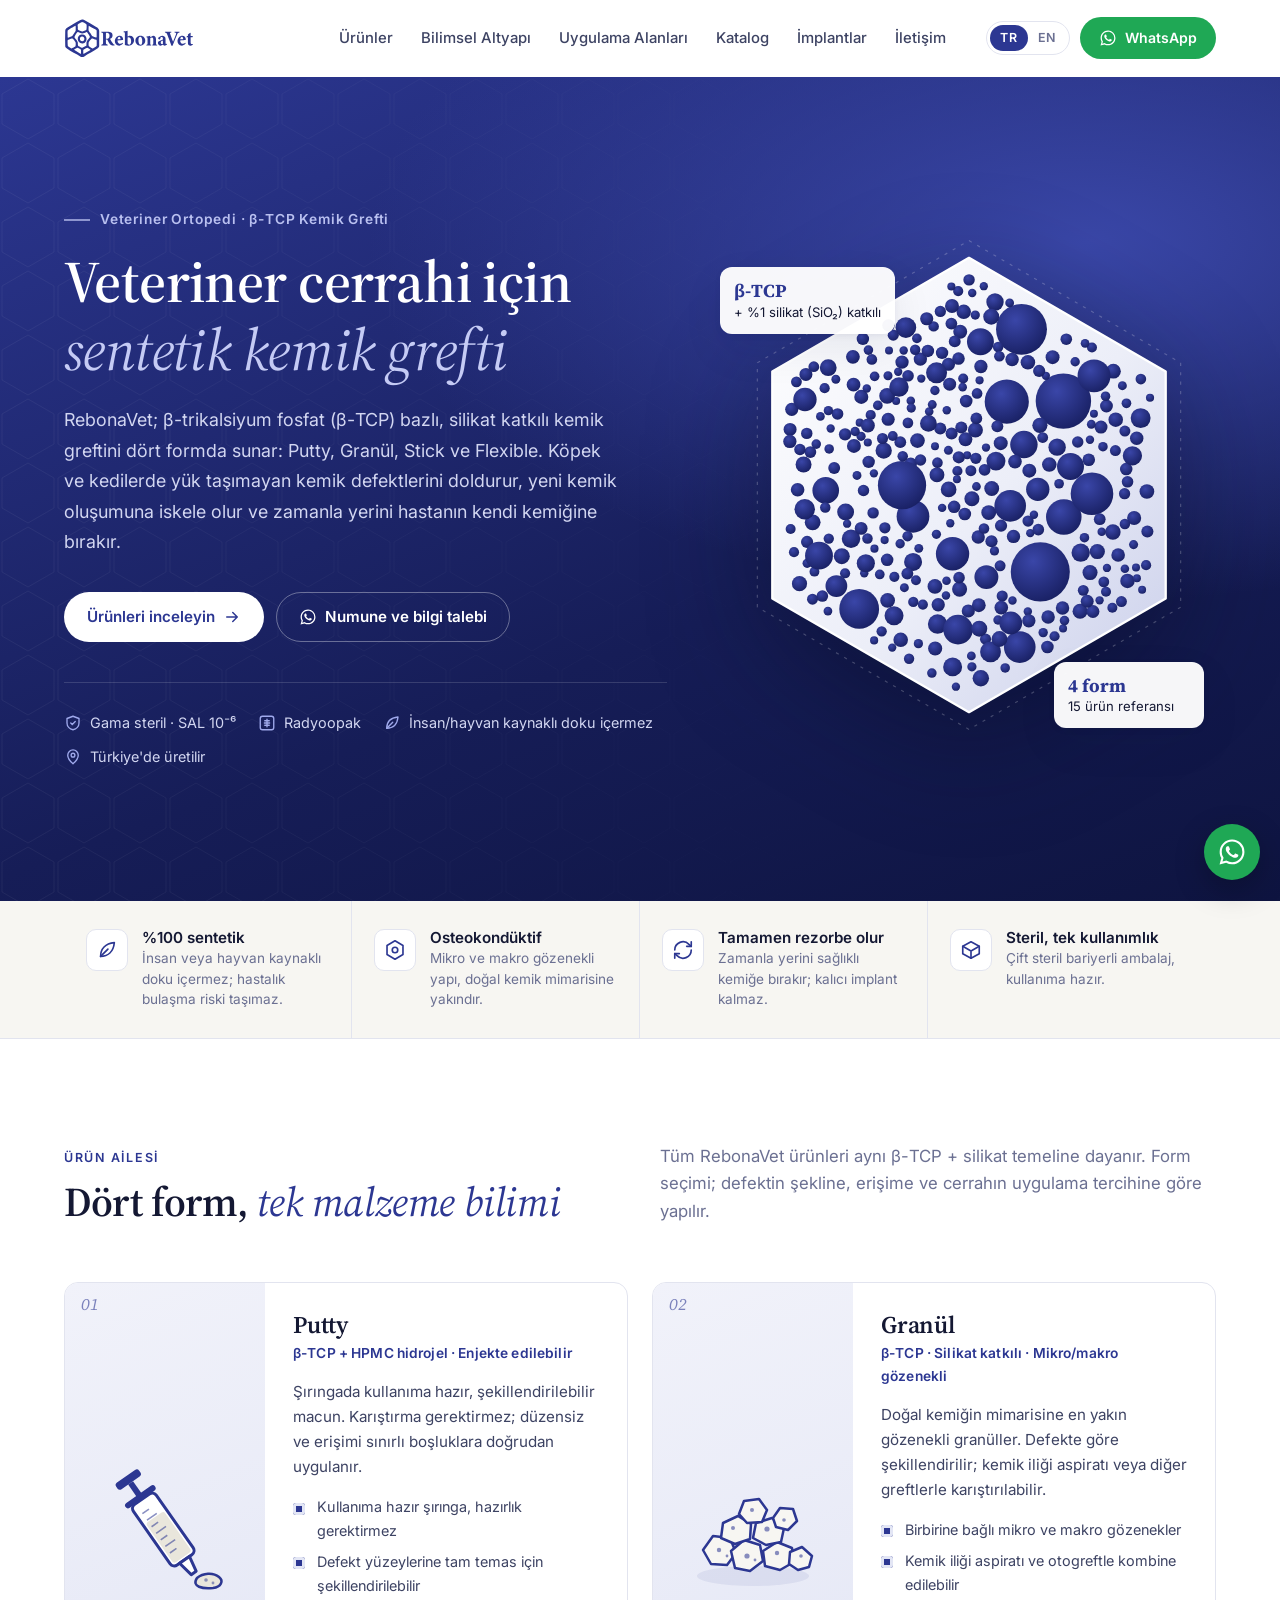
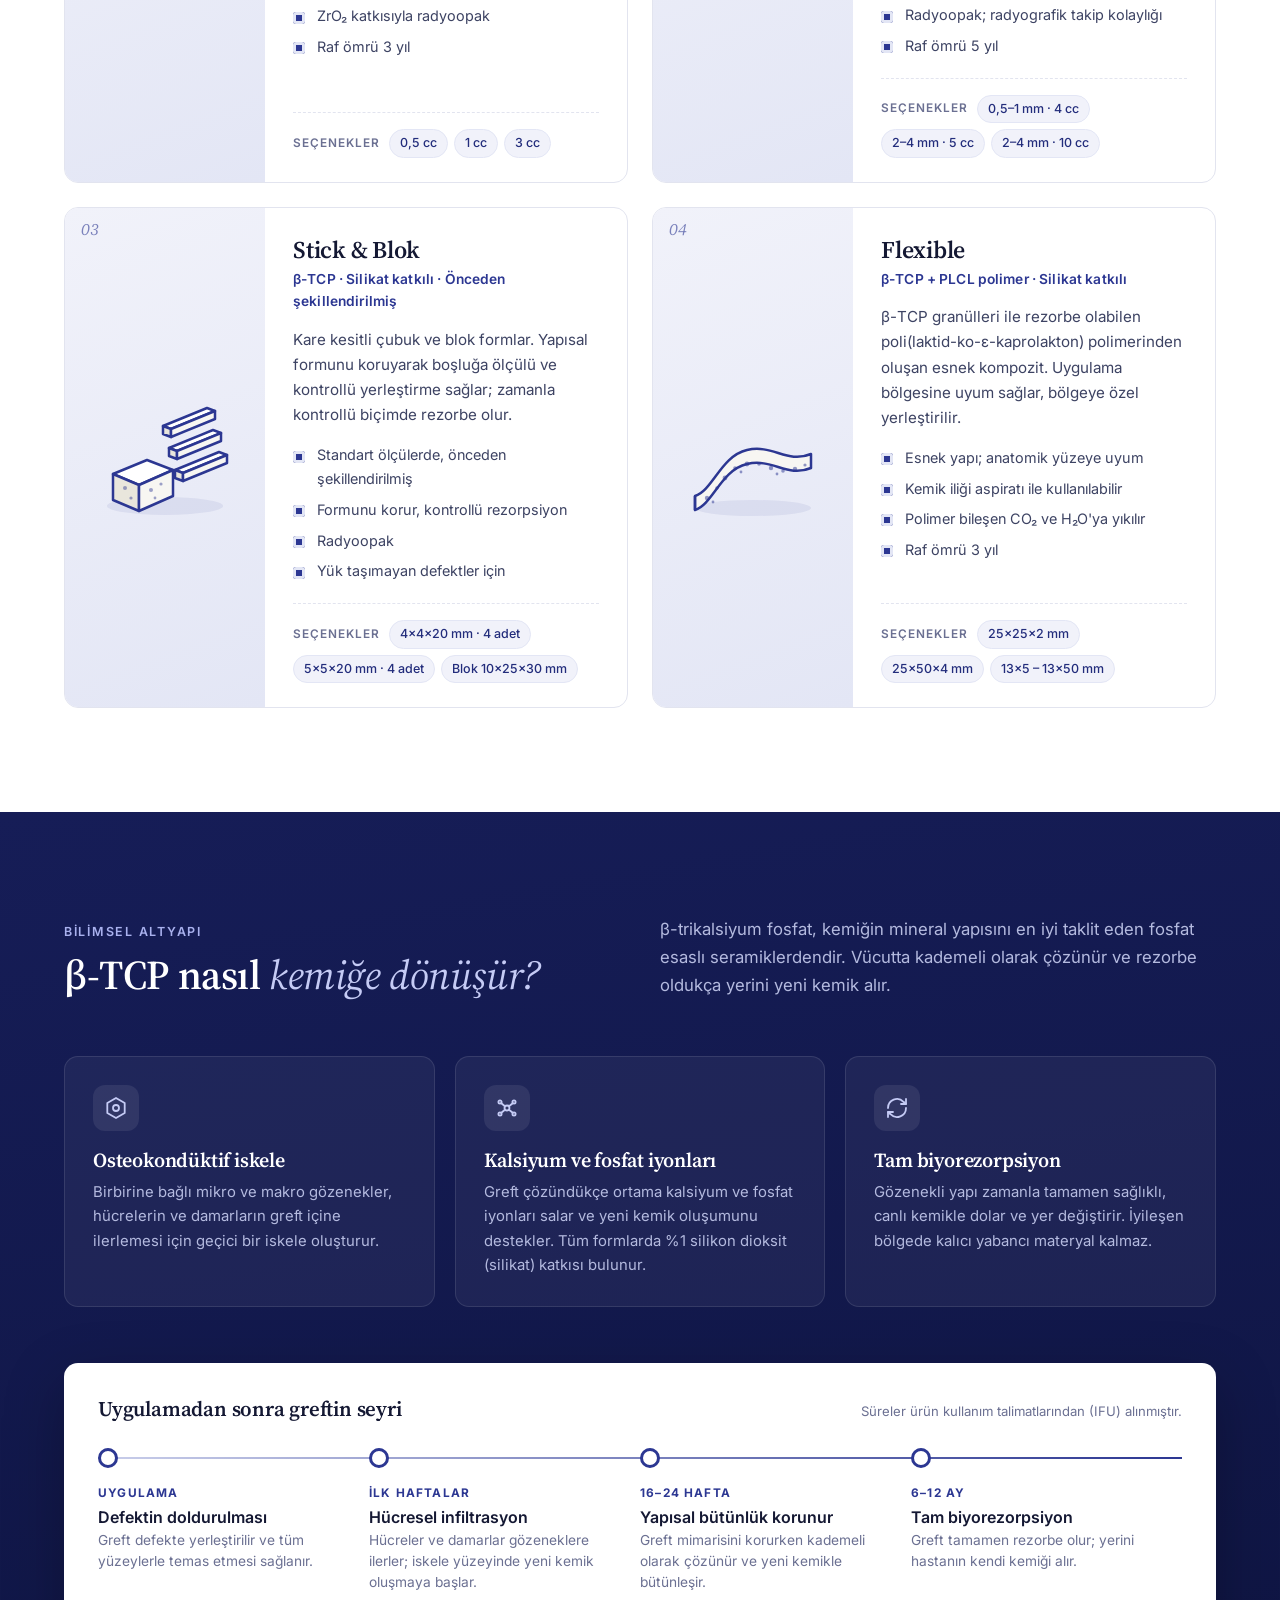
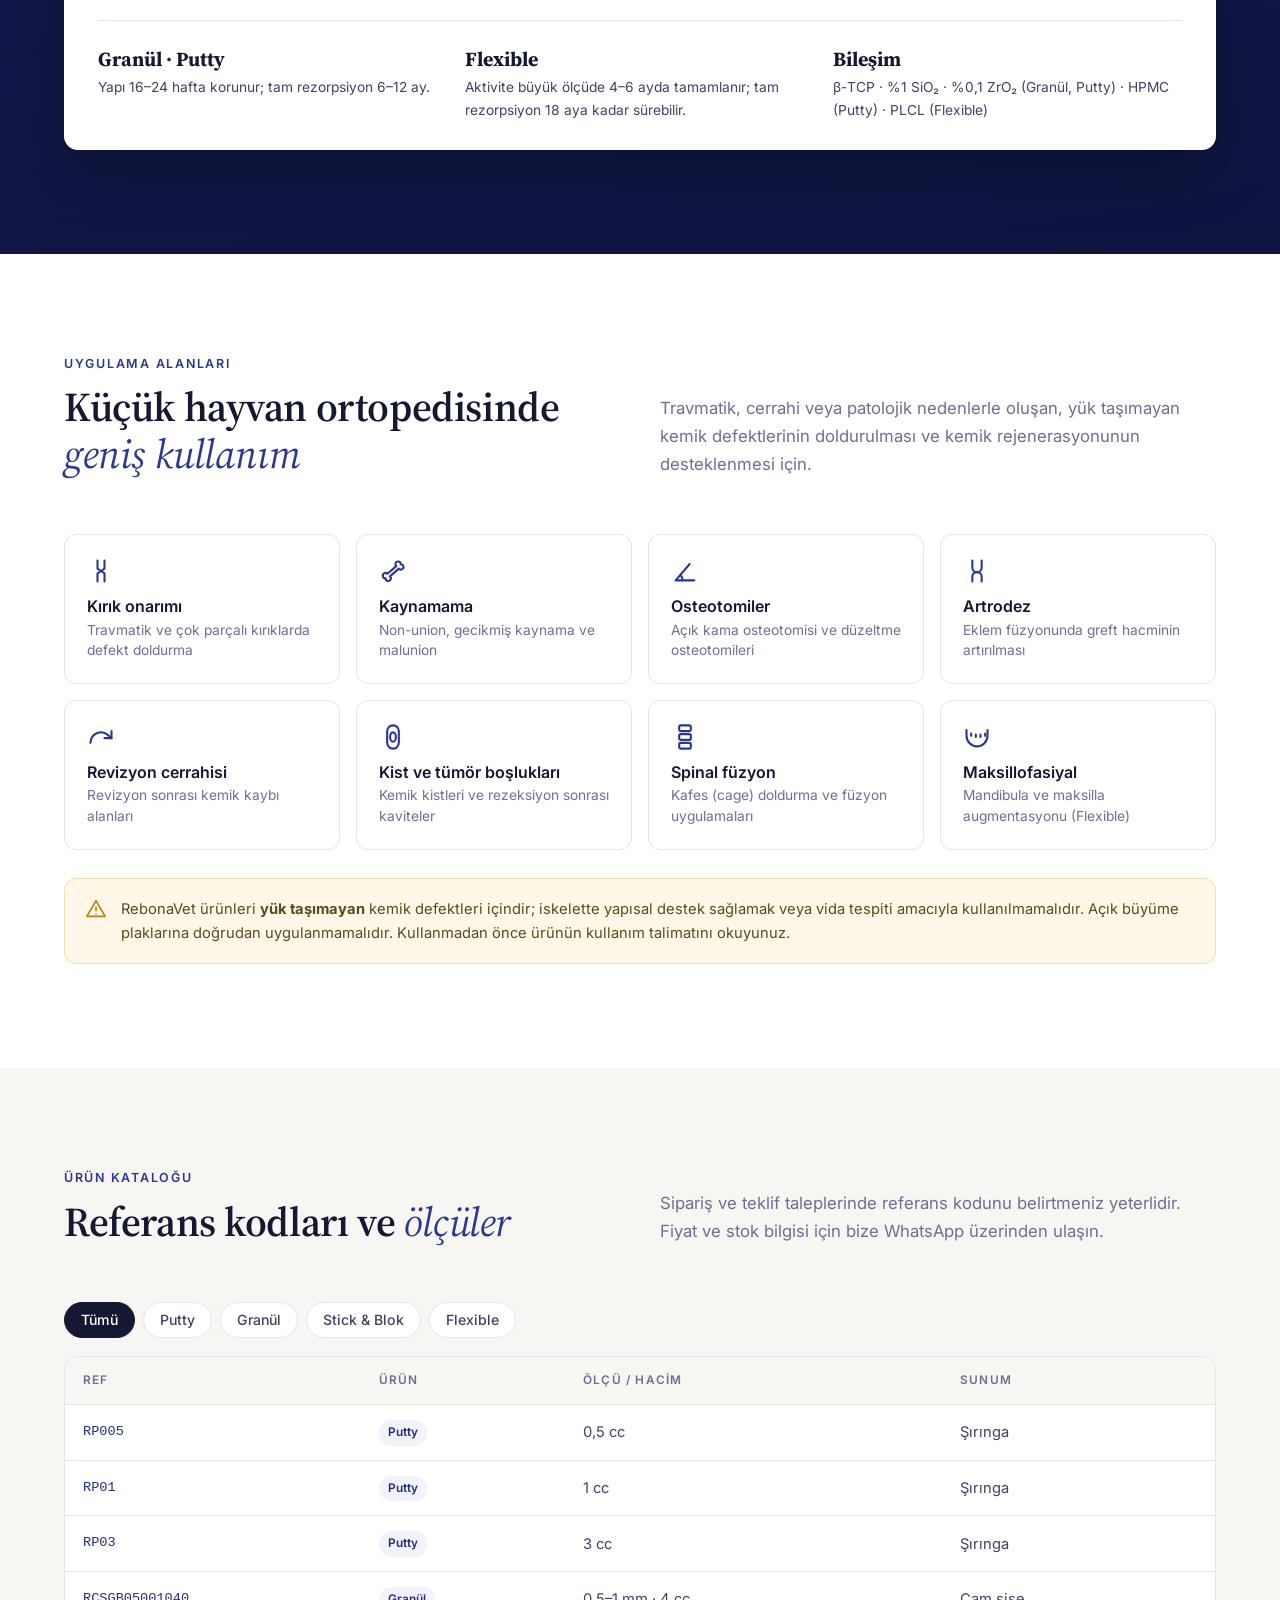
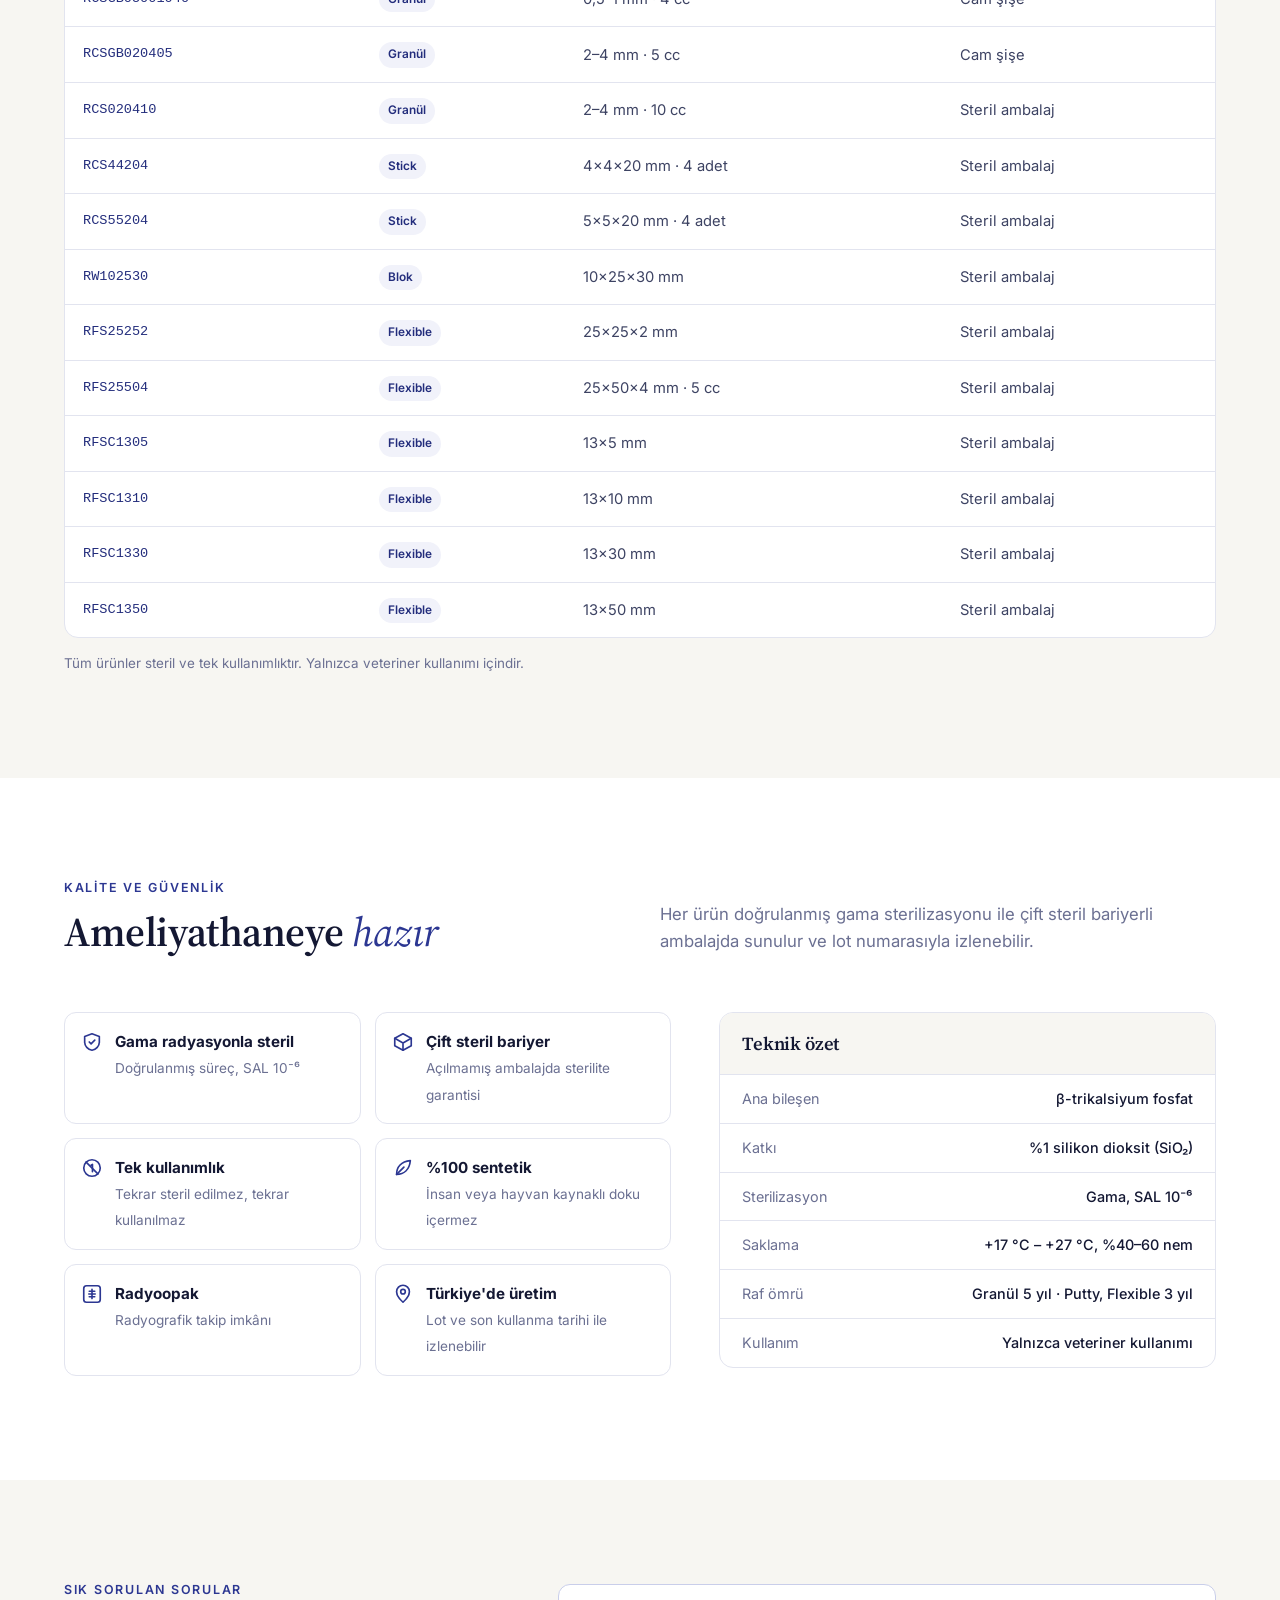
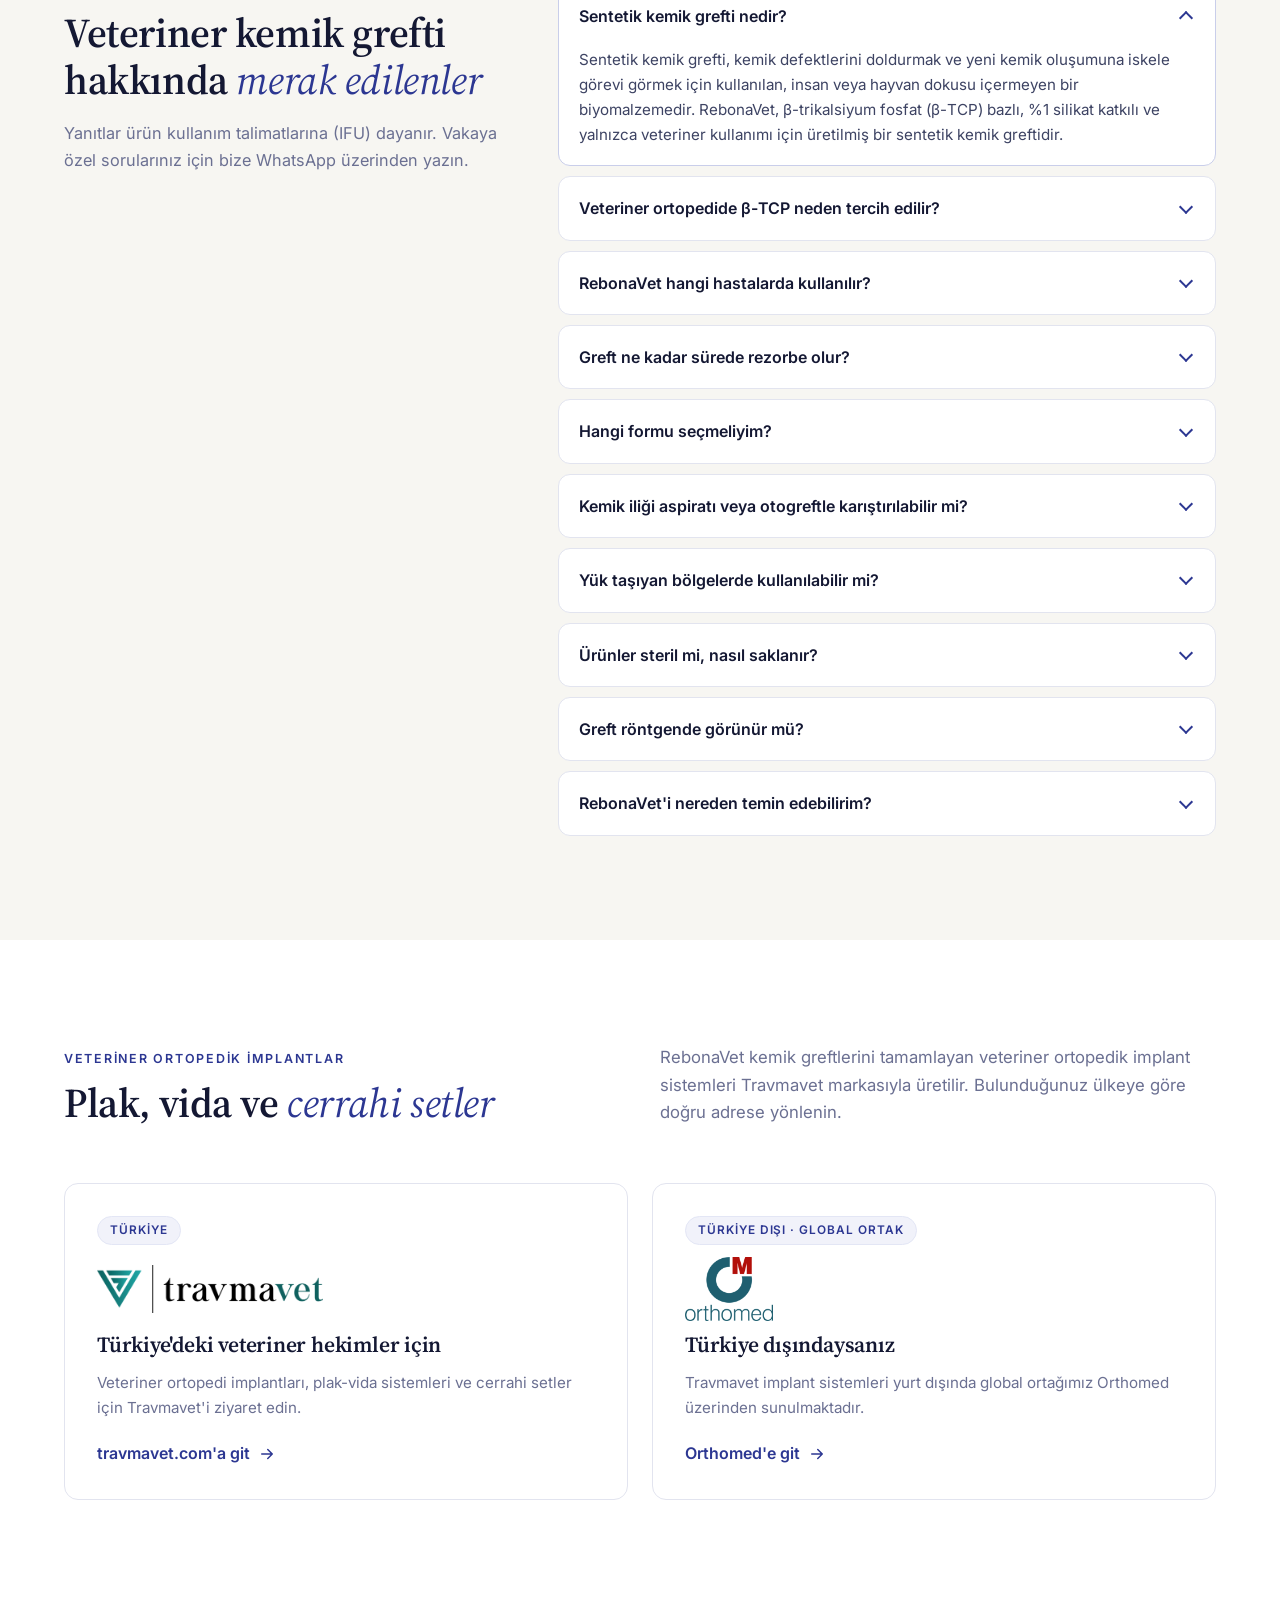
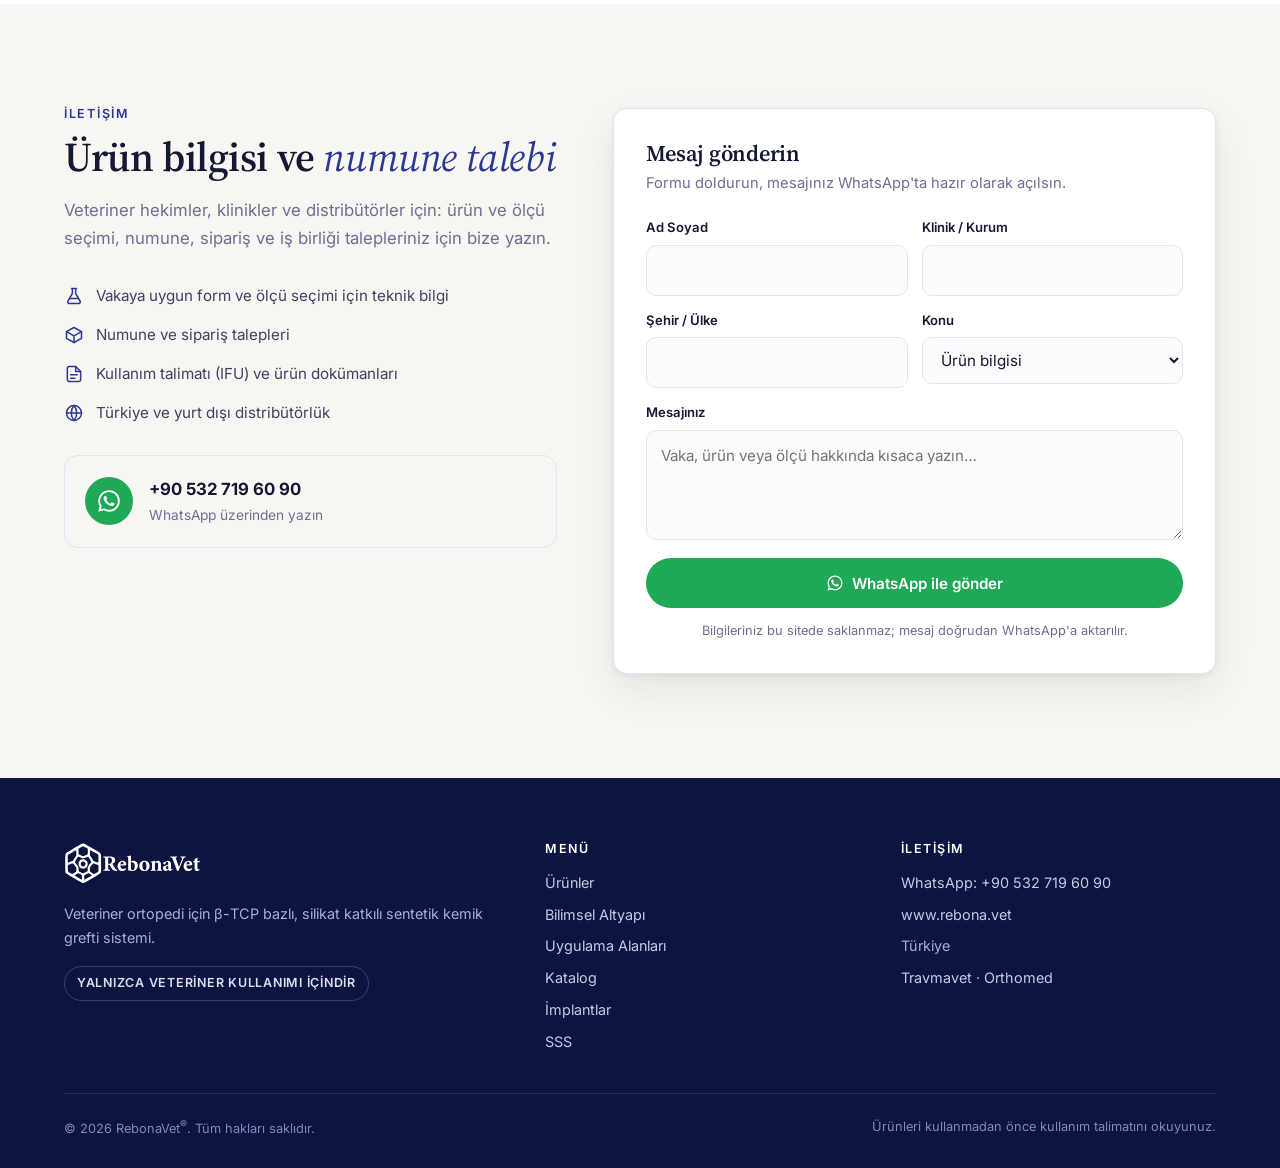
<file: index.html>
<!DOCTYPE html>
<html lang="tr">
<head>
<meta charset="utf-8">
<meta name="viewport" content="width=device-width, initial-scale=1">
<title>Veteriner Kemik Grefti | Sentetik β-TCP Kemik Grefti – RebonaVet</title>
<meta name="description" content="RebonaVet veteriner sentetik kemik grefti: köpek ve kedilerde kemik defektleri için β-TCP bazlı, silikat katkılı Putty (enjekte edilebilir), Granül, Stick ve Flexible formlar. Gama steril, radyoopak, tamamen rezorbe olur.">
<meta name="theme-color" content="#2C3792">
<meta name="msvalidate.01" content="1DC15070198F2F306FA2BA48858ECC70">
<link rel="canonical" href="https://www.rebona.vet/">
<link rel="alternate" hreflang="tr" href="https://www.rebona.vet/">
<link rel="alternate" hreflang="en" href="https://www.rebona.vet/en/">
<link rel="alternate" hreflang="x-default" href="https://www.rebona.vet/">
<link rel="icon" href="/assets/img/favicon.svg" type="image/svg+xml">
<link rel="icon" href="/assets/img/favicon-32.png" sizes="32x32" type="image/png">
<link rel="apple-touch-icon" href="/assets/img/apple-touch-icon.png">
<meta property="og:type" content="website">
<meta property="og:locale" content="tr_TR">
<meta property="og:locale:alternate" content="en_GB">
<meta property="og:site_name" content="RebonaVet">
<meta property="og:title" content="RebonaVet — Veteriner Sentetik Kemik Grefti (β-TCP)">
<meta property="og:description" content="β-TCP bazlı, silikat katkılı dört form: Putty, Granül, Stick ve Flexible. Yalnızca veteriner kullanımı içindir.">
<meta property="og:url" content="https://www.rebona.vet/">
<meta property="og:image" content="https://www.rebona.vet/assets/img/og-image.png">
<meta property="og:image:width" content="1200">
<meta property="og:image:height" content="630">
<meta name="twitter:card" content="summary_large_image">
<link rel="preconnect" href="https://fonts.googleapis.com">
<link rel="preconnect" href="https://fonts.gstatic.com" crossorigin>
<link href="https://fonts.googleapis.com/css2?family=Inter:wght@400;500;600;700&family=Source+Serif+4:ital,opsz,wght@0,8..60,400;0,8..60,600;1,8..60,400&display=swap" rel="stylesheet">
<link rel="stylesheet" href="/assets/css/site.css">
<script type="application/ld+json" id="ld">
{
 "@context": "https://schema.org",
 "@graph": [
  {
   "@type": "Organization",
   "@id": "https://www.rebona.vet/#org",
   "name": "RebonaVet",
   "url": "https://www.rebona.vet/",
   "logo": {
    "@type": "ImageObject",
    "url": "https://www.rebona.vet/assets/img/logo-600.png",
    "width": 600,
    "height": 185
   },
   "image": "https://www.rebona.vet/assets/img/og-image.png",
   "description": "Veteriner ortopedi için β-TCP bazlı, silikat katkılı sentetik kemik grefti sistemi.",
   "slogan": "Veteriner cerrahi için sentetik kemik grefti",
   "knowsAbout": [
    "synthetic bone graft",
    "veterinary bone graft",
    "beta-tricalcium phosphate (β-TCP)",
    "bone void filler",
    "veterinary orthopaedics",
    "small animal orthopaedics",
    "sentetik kemik grefti",
    "veteriner kemik grefti"
   ],
   "contactPoint": {
    "@type": "ContactPoint",
    "telephone": "+90-532-719-60-90",
    "contactType": "sales",
    "url": "https://wa.me/905327196090",
    "availableLanguage": [
     "Turkish",
     "English"
    ],
    "areaServed": "Worldwide"
   },
   "areaServed": "Worldwide"
  },
  {
   "@type": "WebSite",
   "@id": "https://www.rebona.vet/#website",
   "url": "https://www.rebona.vet/",
   "name": "RebonaVet",
   "inLanguage": [
    "tr",
    "en"
   ],
   "publisher": {
    "@id": "https://www.rebona.vet/#org"
   }
  },
  {
   "@type": "WebPage",
   "@id": "https://www.rebona.vet/#webpage",
   "url": "https://www.rebona.vet/",
   "name": "Veteriner Kemik Grefti | Sentetik β-TCP Kemik Grefti – RebonaVet",
   "description": "RebonaVet veteriner sentetik kemik grefti: köpek ve kedilerde kemik defektleri için β-TCP bazlı, silikat katkılı Putty (enjekte edilebilir), Granül, Stick ve Flexible formlar. Gama steril, radyoopak, tamamen rezorbe olur.",
   "inLanguage": "tr",
   "isPartOf": {
    "@id": "https://www.rebona.vet/#website"
   },
   "about": {
    "@id": "https://www.rebona.vet/#org"
   },
   "primaryImageOfPage": "https://www.rebona.vet/assets/img/og-image.png",
   "dateModified": "2026-11-26",
   "mentions": [
    {
     "@type": "Thing",
     "@id": "https://www.rebona.vet/#product-putty",
     "name": "RebonaVet Putty",
     "alternateName": "β-TCP + HPMC hidrojel · Enjekte edilebilir",
     "description": "Şırıngada kullanıma hazır, şekillendirilebilir macun. Karıştırma gerektirmez; düzensiz ve erişimi sınırlı boşluklara doğrudan uygulanır. Ölçüler: 0,5 cc, 1 cc, 3 cc.",
     "url": "https://www.rebona.vet/#urunler",
     "identifier": [
      {
       "@type": "PropertyValue",
       "propertyID": "REF",
       "value": "RP005",
       "description": "0,5 cc"
      },
      {
       "@type": "PropertyValue",
       "propertyID": "REF",
       "value": "RP01",
       "description": "1 cc"
      },
      {
       "@type": "PropertyValue",
       "propertyID": "REF",
       "value": "RP03",
       "description": "3 cc"
      }
     ]
    },
    {
     "@type": "Thing",
     "@id": "https://www.rebona.vet/#product-granule",
     "name": "RebonaVet Granül",
     "alternateName": "β-TCP · Silikat katkılı · Mikro/makro gözenekli",
     "description": "Doğal kemiğin mimarisine en yakın gözenekli granüller. Defekte göre şekillendirilir; kemik iliği aspiratı veya diğer greftlerle karıştırılabilir. Ölçüler: 0,5–1 mm · 4 cc, 2–4 mm · 5 cc, 2–4 mm · 10 cc.",
     "url": "https://www.rebona.vet/#urunler",
     "identifier": [
      {
       "@type": "PropertyValue",
       "propertyID": "REF",
       "value": "RCSGB05001040",
       "description": "0,5–1 mm · 4 cc"
      },
      {
       "@type": "PropertyValue",
       "propertyID": "REF",
       "value": "RCSGB020405",
       "description": "2–4 mm · 5 cc"
      },
      {
       "@type": "PropertyValue",
       "propertyID": "REF",
       "value": "RCS020410",
       "description": "2–4 mm · 10 cc"
      }
     ]
    },
    {
     "@type": "Thing",
     "@id": "https://www.rebona.vet/#product-stick",
     "name": "RebonaVet Stick & Blok",
     "alternateName": "β-TCP · Silikat katkılı · Önceden şekillendirilmiş",
     "description": "Kare kesitli çubuk ve blok formlar. Yapısal formunu koruyarak boşluğa ölçülü ve kontrollü yerleştirme sağlar; zamanla kontrollü biçimde rezorbe olur. Ölçüler: 4×4×20 mm · 4 adet, 5×5×20 mm · 4 adet, 10×25×30 mm.",
     "url": "https://www.rebona.vet/#urunler",
     "identifier": [
      {
       "@type": "PropertyValue",
       "propertyID": "REF",
       "value": "RCS44204",
       "description": "4×4×20 mm · 4 adet"
      },
      {
       "@type": "PropertyValue",
       "propertyID": "REF",
       "value": "RCS55204",
       "description": "5×5×20 mm · 4 adet"
      },
      {
       "@type": "PropertyValue",
       "propertyID": "REF",
       "value": "RW102530",
       "description": "10×25×30 mm"
      }
     ]
    },
    {
     "@type": "Thing",
     "@id": "https://www.rebona.vet/#product-flex",
     "name": "RebonaVet Flexible",
     "alternateName": "β-TCP + PLCL polimer · Silikat katkılı",
     "description": "β-TCP granülleri ile rezorbe olabilen poli(laktid-ko-ε-kaprolakton) polimerinden oluşan esnek kompozit. Uygulama bölgesine uyum sağlar, bölgeye özel yerleştirilir. Ölçüler: 25×25×2 mm, 25×50×4 mm · 5 cc, 13×5 mm, 13×10 mm, 13×30 mm, 13×50 mm.",
     "url": "https://www.rebona.vet/#urunler",
     "identifier": [
      {
       "@type": "PropertyValue",
       "propertyID": "REF",
       "value": "RFS25252",
       "description": "25×25×2 mm"
      },
      {
       "@type": "PropertyValue",
       "propertyID": "REF",
       "value": "RFS25504",
       "description": "25×50×4 mm · 5 cc"
      },
      {
       "@type": "PropertyValue",
       "propertyID": "REF",
       "value": "RFSC1305",
       "description": "13×5 mm"
      },
      {
       "@type": "PropertyValue",
       "propertyID": "REF",
       "value": "RFSC1310",
       "description": "13×10 mm"
      },
      {
       "@type": "PropertyValue",
       "propertyID": "REF",
       "value": "RFSC1330",
       "description": "13×30 mm"
      },
      {
       "@type": "PropertyValue",
       "propertyID": "REF",
       "value": "RFSC1350",
       "description": "13×50 mm"
      }
     ]
    }
   ]
  },
  {
   "@type": "FAQPage",
   "@id": "https://www.rebona.vet/#faq",
   "inLanguage": "tr",
   "mainEntity": [
    {
     "@type": "Question",
     "name": "Sentetik kemik grefti nedir?",
     "acceptedAnswer": {
      "@type": "Answer",
      "text": "Sentetik kemik grefti, kemik defektlerini doldurmak ve yeni kemik oluşumuna iskele görevi görmek için kullanılan, insan veya hayvan dokusu içermeyen bir biyomalzemedir. RebonaVet, β-trikalsiyum fosfat (β-TCP) bazlı, %1 silikat katkılı ve yalnızca veteriner kullanımı için üretilmiş bir sentetik kemik greftidir."
     }
    },
    {
     "@type": "Question",
     "name": "Veteriner ortopedide β-TCP neden tercih edilir?",
     "acceptedAnswer": {
      "@type": "Answer",
      "text": "β-TCP kemiğin mineral yapısını yakından taklit eder; biyouyumlu ve osteokondüktiftir. Vücutta kademeli olarak çözünür ve yerini hastanın kendi kemiğine bırakır. Sentetik olduğu için donör sahası gerektirmez ve hastalık bulaşma riski taşımaz."
     }
    },
    {
     "@type": "Question",
     "name": "RebonaVet hangi hastalarda kullanılır?",
     "acceptedAnswer": {
      "@type": "Answer",
      "text": "Köpek ve kedi başta olmak üzere küçük hayvan ortopedisi ve travmatolojisinde; kırık onarımı, kaynamama, osteotomi, artrodez, revizyon, kist ve tümör boşlukları ile spinal füzyon gibi uygulamalarda, yük taşımayan kemik defektlerini doldurmak için veteriner cerrahlar tarafından kullanılır."
     }
    },
    {
     "@type": "Question",
     "name": "Greft ne kadar sürede rezorbe olur?",
     "acceptedAnswer": {
      "@type": "Answer",
      "text": "Kullanım talimatlarına göre Granül ve Putty, yapısını 16–24 hafta korur ve 6–12 ay içinde tamamen rezorbe olur. Flexible formda aktivite büyük ölçüde 4–6 ayda tamamlanır; tam rezorpsiyon 18 aya kadar sürebilir."
     }
    },
    {
     "@type": "Question",
     "name": "Hangi formu seçmeliyim?",
     "acceptedAnswer": {
      "@type": "Answer",
      "text": "Putty, şırıngadan doğrudan uygulandığı için dar ve düzensiz boşluklarda pratiktir. Granül, kavite doldurmada ve kemik iliği aspiratıyla karıştırmada kullanılır. Stick ve Blok, ölçülü ve kontrollü yerleştirme sağlar. Flexible, anatomik yüzeye uyum gereken alanlar içindir."
     }
    },
    {
     "@type": "Question",
     "name": "Kemik iliği aspiratı veya otogreftle karıştırılabilir mi?",
     "acceptedAnswer": {
      "@type": "Answer",
      "text": "Evet. Granül ve Flexible formlar, kemik iliği aspiratı ve klinik olarak bilinen diğer kemik greftleriyle birlikte kullanılabilir."
     }
    },
    {
     "@type": "Question",
     "name": "Yük taşıyan bölgelerde kullanılabilir mi?",
     "acceptedAnswer": {
      "@type": "Answer",
      "text": "Hayır. RebonaVet yalnızca yük taşımayan kemik defektleri içindir; iskelette yapısal destek sağlamaz ve vida tespiti için kullanılmaz. Kırık stabilizasyonu plak-vida gibi bir implant sistemiyle sağlanmalıdır."
     }
    },
    {
     "@type": "Question",
     "name": "Ürünler steril mi, nasıl saklanır?",
     "acceptedAnswer": {
      "@type": "Answer",
      "text": "Tüm ürünler doğrulanmış gama radyasyonu ile steril edilir (SAL 10⁻⁶), çift steril bariyerli ambalajda ve tek kullanımlık olarak sunulur. +17 °C ile +27 °C arasında, %40–60 bağıl nemde, kuru ve güneş görmeyen bir yerde saklanmalıdır. Raf ömrü Granül için 5 yıl, Putty ve Flexible için 3 yıldır."
     }
    },
    {
     "@type": "Question",
     "name": "Greft röntgende görünür mü?",
     "acceptedAnswer": {
      "@type": "Answer",
      "text": "Evet. RebonaVet radyoopaktır; Granül ve Putty, radyografik takip için %0,1 zirkonyum oksit (ZrO₂) içerir."
     }
    },
    {
     "@type": "Question",
     "name": "RebonaVet'i nereden temin edebilirim?",
     "acceptedAnswer": {
      "@type": "Answer",
      "text": "Türkiye ve yurt dışından ürün bilgisi, numune, sipariş ve distribütörlük talepleri için WhatsApp üzerinden (+90 532 719 60 90) RebonaVet ile iletişime geçebilirsiniz."
     }
    }
   ]
  }
 ]
}
</script>
</head>
<body>
<a class="skip" href="#main" data-i18n="skip">İçeriğe geç</a>

<!-- Icon sprite -->
<svg width="0" height="0" style="position:absolute" aria-hidden="true">
  <defs>
    <symbol id="i-check" viewBox="0 0 24 24" fill="none" stroke="currentColor" stroke-width="2" stroke-linecap="round" stroke-linejoin="round"><path d="M20 6 9 17l-5-5"/></symbol>
    <symbol id="i-shield" viewBox="0 0 24 24" fill="none" stroke="currentColor" stroke-width="1.8" stroke-linecap="round" stroke-linejoin="round"><path d="M12 3 4 6v6c0 4.5 3.4 8.2 8 9 4.6-.8 8-4.5 8-9V6z"/><path d="m9 12 2 2 4-4"/></symbol>
    <symbol id="i-xray" viewBox="0 0 24 24" fill="none" stroke="currentColor" stroke-width="1.8" stroke-linecap="round" stroke-linejoin="round"><rect x="3" y="3" width="18" height="18" rx="3"/><path d="M12 7v10M9 9h6M8.5 12h7M9 15h6"/></symbol>
    <symbol id="i-leaf" viewBox="0 0 24 24" fill="none" stroke="currentColor" stroke-width="1.8" stroke-linecap="round" stroke-linejoin="round"><path d="M5 19c0-8 5-14 15-15-1 10-7 15-15 15z"/><path d="M5 19 13 11"/></symbol>
    <symbol id="i-pin" viewBox="0 0 24 24" fill="none" stroke="currentColor" stroke-width="1.8" stroke-linecap="round" stroke-linejoin="round"><path d="M12 21s-7-6.2-7-11.5A7 7 0 0 1 19 9.5C19 14.8 12 21 12 21z"/><circle cx="12" cy="9.5" r="2.5"/></symbol>
    <symbol id="i-hex" viewBox="0 0 24 24" fill="none" stroke="currentColor" stroke-width="1.8" stroke-linecap="round" stroke-linejoin="round"><path d="m12 2 8.7 5v10L12 22l-8.7-5V7z"/><circle cx="12" cy="12" r="3"/></symbol>
    <symbol id="i-cycle" viewBox="0 0 24 24" fill="none" stroke="currentColor" stroke-width="1.8" stroke-linecap="round" stroke-linejoin="round"><path d="M3 12a9 9 0 0 1 15.5-6.2L21 8"/><path d="M21 3v5h-5"/><path d="M21 12a9 9 0 0 1-15.5 6.2L3 16"/><path d="M3 21v-5h5"/></symbol>
    <symbol id="i-box" viewBox="0 0 24 24" fill="none" stroke="currentColor" stroke-width="1.8" stroke-linecap="round" stroke-linejoin="round"><path d="M21 8 12 3 3 8v8l9 5 9-5z"/><path d="m3 8 9 5 9-5M12 13v8"/></symbol>
    <symbol id="i-ion" viewBox="0 0 24 24" fill="none" stroke="currentColor" stroke-width="1.8" stroke-linecap="round" stroke-linejoin="round"><circle cx="12" cy="12" r="2.5"/><circle cx="5" cy="6" r="1.6"/><circle cx="19" cy="6" r="1.6"/><circle cx="5" cy="18" r="1.6"/><circle cx="19" cy="18" r="1.6"/><path d="M6.3 7.2 10 10.3M17.7 7.2 14 10.3M6.3 16.8 10 13.7M17.7 16.8 14 13.7"/></symbol>
    <symbol id="i-bone" viewBox="0 0 24 24" fill="none" stroke="currentColor" stroke-width="1.8" stroke-linecap="round" stroke-linejoin="round"><path d="M17 10c.7.7 1.7 1 2.6.6a2.3 2.3 0 0 0-1-4.4 2.3 2.3 0 0 0-4.4-1c-.4.9-.1 1.9.6 2.6L7.2 14.4c-.7-.7-1.7-1-2.6-.6a2.3 2.3 0 0 0 1 4.4 2.3 2.3 0 0 0 4.4 1c.4-.9.1-1.9-.6-2.6z"/></symbol>
    <symbol id="i-fracture" viewBox="0 0 24 24" fill="none" stroke="currentColor" stroke-width="1.8" stroke-linecap="round" stroke-linejoin="round"><path d="M9 3v7l3 2-3 2v7M15 3v7l-3 2 3 2v7"/></symbol>
    <symbol id="i-angle" viewBox="0 0 24 24" fill="none" stroke="currentColor" stroke-width="1.8" stroke-linecap="round" stroke-linejoin="round"><path d="M4 20h16M4 20 16 6"/><path d="M10 20a6 6 0 0 0-1.8-4.3"/></symbol>
    <symbol id="i-joint" viewBox="0 0 24 24" fill="none" stroke="currentColor" stroke-width="1.8" stroke-linecap="round" stroke-linejoin="round"><path d="M8 3v6a4 4 0 0 0 8 0V3"/><path d="M8 21v-4a4 4 0 0 1 8 0v4"/></symbol>
    <symbol id="i-redo" viewBox="0 0 24 24" fill="none" stroke="currentColor" stroke-width="1.8" stroke-linecap="round" stroke-linejoin="round"><path d="M21 7v6h-6"/><path d="M3 17a9 9 0 0 1 15-6.7L21 13"/></symbol>
    <symbol id="i-cavity" viewBox="0 0 24 24" fill="none" stroke="currentColor" stroke-width="1.8" stroke-linecap="round" stroke-linejoin="round"><rect x="7" y="2" width="10" height="20" rx="5"/><ellipse cx="12" cy="12" rx="2.5" ry="4"/></symbol>
    <symbol id="i-spine" viewBox="0 0 24 24" fill="none" stroke="currentColor" stroke-width="1.8" stroke-linecap="round" stroke-linejoin="round"><rect x="7" y="2" width="10" height="5" rx="1.5"/><rect x="7" y="9.5" width="10" height="5" rx="1.5"/><rect x="7" y="17" width="10" height="5" rx="1.5"/></symbol>
    <symbol id="i-jaw" viewBox="0 0 24 24" fill="none" stroke="currentColor" stroke-width="1.8" stroke-linecap="round" stroke-linejoin="round"><path d="M3 6v5a9 9 0 0 0 18 0V6"/><path d="M7 9v2M11 10v2M15 10v2M19 9v2"/></symbol>
    <symbol id="i-alert" viewBox="0 0 24 24" fill="none" stroke="currentColor" stroke-width="1.8" stroke-linecap="round" stroke-linejoin="round"><path d="M12 3 2 20h20z"/><path d="M12 10v4M12 17.5v.01"/></symbol>
    <symbol id="i-arrow" viewBox="0 0 24 24" fill="none" stroke="currentColor" stroke-width="2" stroke-linecap="round" stroke-linejoin="round"><path d="M5 12h14M13 6l6 6-6 6"/></symbol>
    <symbol id="i-once" viewBox="0 0 24 24" fill="none" stroke="currentColor" stroke-width="1.8" stroke-linecap="round" stroke-linejoin="round"><circle cx="12" cy="12" r="9"/><path d="M11 9l1.5-1V16"/><path d="m5.6 5.6 12.8 12.8"/></symbol>
    <symbol id="i-file" viewBox="0 0 24 24" fill="none" stroke="currentColor" stroke-width="1.8" stroke-linecap="round" stroke-linejoin="round"><path d="M14 3H6a2 2 0 0 0-2 2v14a2 2 0 0 0 2 2h12a2 2 0 0 0 2-2V9z"/><path d="M14 3v6h6M8 13h8M8 17h5"/></symbol>
    <symbol id="i-globe" viewBox="0 0 24 24" fill="none" stroke="currentColor" stroke-width="1.8" stroke-linecap="round" stroke-linejoin="round"><circle cx="12" cy="12" r="9"/><path d="M3 12h18M12 3a14 14 0 0 1 0 18M12 3a14 14 0 0 0 0 18"/></symbol>
    <symbol id="i-flask" viewBox="0 0 24 24" fill="none" stroke="currentColor" stroke-width="1.8" stroke-linecap="round" stroke-linejoin="round"><path d="M9 3h6M10 3v6L4.5 18.5A2 2 0 0 0 6.2 21h11.6a2 2 0 0 0 1.7-2.5L14 9V3"/><path d="M7 15h10"/></symbol>
    <symbol id="i-wa" viewBox="0 0 24 24" fill="currentColor"><path d="M12.04 2C6.58 2 2.13 6.45 2.13 11.91c0 1.75.46 3.45 1.32 4.95L2.05 22l5.25-1.38a9.9 9.9 0 0 0 4.74 1.21h.01c5.46 0 9.91-4.45 9.91-9.91A9.85 9.85 0 0 0 12.04 2zm0 18.15a8.2 8.2 0 0 1-4.19-1.15l-.3-.18-3.12.82.83-3.04-.2-.31a8.23 8.23 0 0 1-1.26-4.38c0-4.54 3.7-8.24 8.25-8.24 2.2 0 4.27.86 5.82 2.42a8.18 8.18 0 0 1 2.41 5.83c0 4.54-3.7 8.23-8.24 8.23zm4.52-6.16c-.25-.12-1.47-.72-1.69-.81-.23-.08-.39-.12-.56.13-.16.24-.64.8-.78.97-.15.16-.29.18-.54.06-.25-.12-1.05-.39-1.99-1.23-.74-.66-1.23-1.47-1.38-1.72-.14-.25-.01-.38.11-.5.11-.11.25-.29.37-.43.13-.15.17-.25.25-.41.08-.17.04-.31-.02-.43-.06-.12-.56-1.34-.76-1.84-.2-.48-.41-.42-.56-.43h-.48c-.17 0-.43.06-.66.31-.22.25-.86.85-.86 2.07 0 1.22.89 2.4 1.01 2.56.12.17 1.75 2.67 4.23 3.74.59.26 1.05.41 1.41.52.59.19 1.13.16 1.56.1.48-.07 1.47-.6 1.67-1.18.21-.58.21-1.07.15-1.18-.06-.1-.22-.16-.47-.28z"/></symbol>
  </defs>
</svg>

<header class="site-header" id="top">
  <nav class="wrap nav" aria-label="Ana menü">
    <a class="brand" href="#top" aria-label="RebonaVet"><img src="/assets/img/logo.svg" alt="RebonaVet" width="200" height="62"></a>
    <ul class="nav-links" id="nav-links">
      <li><a href="#urunler" data-i18n="nav_products">Ürünler</a></li>
      <li><a href="#bilim" data-i18n="nav_science">Bilimsel Altyapı</a></li>
      <li><a href="#uygulama" data-i18n="nav_ind">Uygulama Alanları</a></li>
      <li><a href="#katalog" data-i18n="nav_cat">Katalog</a></li>
      <li><a href="#implantlar" data-i18n="nav_impl">İmplantlar</a></li>
      <li><a href="#iletisim" data-i18n="nav_contact">İletişim</a></li>
    </ul>
    <div class="nav-tools">
      <div class="lang" role="group" aria-label="Dil / Language">
        <a href="/" hreflang="tr" lang="tr" aria-current="page">TR</a>
        <a href="/en/" hreflang="en" lang="en">EN</a>
      </div>
      <a class="btn btn-wa wa-link" href="https://wa.me/905327196090" target="_blank" rel="noopener"><svg><use href="#i-wa"/></svg><span>WhatsApp</span></a>
      <button class="menu-btn" type="button" aria-controls="nav-links" aria-expanded="false" aria-label="Menü"><svg viewBox="0 0 24 24" fill="none" stroke="currentColor" stroke-width="2" stroke-linecap="round"><path d="M4 7h16M4 12h16M4 17h16"/></svg></button>
    </div>
  </nav>
</header>

<main id="main">

<!-- HERO -->
<section class="hero">
  <div class="wrap hero-grid">
    <div>
      <span class="eyebrow" data-i18n="hero_eyebrow">Veteriner Ortopedi · β-TCP Kemik Grefti</span>
      <h1 data-i18n="hero_h1">Veteriner cerrahi için <em>sentetik kemik grefti</em></h1>
      <p class="hero-lead" data-i18n="hero_lead">RebonaVet; β-trikalsiyum fosfat (β-TCP) bazlı, silikat katkılı kemik greftini dört formda sunar: Putty, Granül, Stick ve Flexible. Köpek ve kedilerde yük taşımayan kemik defektlerini doldurur, yeni kemik oluşumuna iskele olur ve zamanla yerini hastanın kendi kemiğine bırakır.</p>
      <div class="hero-cta">
        <a class="btn btn-light" href="#urunler"><span data-i18n="hero_cta1">Ürünleri inceleyin</span><svg><use href="#i-arrow"/></svg></a>
        <a class="btn btn-ghost wa-link" href="https://wa.me/905327196090" target="_blank" rel="noopener"><svg><use href="#i-wa"/></svg><span data-i18n="hero_cta2">Numune ve bilgi talebi</span></a>
      </div>
      <ul class="hero-facts">
        <li><svg><use href="#i-shield"/></svg><span data-i18n="fact1">Gama steril · SAL 10⁻⁶</span></li>
        <li><svg><use href="#i-xray"/></svg><span data-i18n="fact2">Radyoopak</span></li>
        <li><svg><use href="#i-leaf"/></svg><span data-i18n="fact3">İnsan/hayvan kaynaklı doku içermez</span></li>
        <li><svg><use href="#i-pin"/></svg><span data-i18n="fact4">Türkiye'de üretilir</span></li>
      </ul>
    </div>
    <div class="hero-visual" aria-hidden="true">
      <img class="scaffold" src="/assets/img/scaffold.svg" alt="" width="600" height="640">
      <div class="hero-tag t1"><b>β-TCP</b><span data-i18n="tag1">+ %1 silikat (SiO₂) katkılı</span></div>
      <div class="hero-tag t2"><b data-i18n="tag2b">4 form</b><span data-i18n="tag2">15 ürün referansı</span></div>
    </div>
  </div>
</section>

<!-- TRUST BAND -->
<div class="band">
  <div class="wrap band-grid">
    <div class="band-item"><div class="band-icon"><svg><use href="#i-leaf"/></svg></div><div><h3 data-i18n="b1t">%100 sentetik</h3><p data-i18n="b1d">İnsan veya hayvan kaynaklı doku içermez; hastalık bulaşma riski taşımaz.</p></div></div>
    <div class="band-item"><div class="band-icon"><svg><use href="#i-hex"/></svg></div><div><h3 data-i18n="b2t">Osteokondüktif</h3><p data-i18n="b2d">Mikro ve makro gözenekli yapı, doğal kemik mimarisine yakındır.</p></div></div>
    <div class="band-item"><div class="band-icon"><svg><use href="#i-cycle"/></svg></div><div><h3 data-i18n="b3t">Tamamen rezorbe olur</h3><p data-i18n="b3d">Zamanla yerini sağlıklı kemiğe bırakır; kalıcı implant kalmaz.</p></div></div>
    <div class="band-item"><div class="band-icon"><svg><use href="#i-box"/></svg></div><div><h3 data-i18n="b4t">Steril, tek kullanımlık</h3><p data-i18n="b4d">Çift steril bariyerli ambalaj, kullanıma hazır.</p></div></div>
  </div>
</div>

<!-- PRODUCTS -->
<section class="section" id="urunler">
  <div class="wrap">
    <div class="section-head reveal">
      <div>
        <span class="kicker" data-i18n="p_kicker">Ürün Ailesi</span>
        <h2 data-i18n="p_title">Dört form, <em>tek malzeme bilimi</em></h2>
      </div>
      <p data-i18n="p_desc">Tüm RebonaVet ürünleri aynı β-TCP + silikat temeline dayanır. Form seçimi; defektin şekline, erişime ve cerrahın uygulama tercihine göre yapılır.</p>
    </div>

    <div class="products">
      <!-- 01 PUTTY -->
      <article class="product reveal">
        <div class="product-art">
          <span class="product-num">01</span>
          <svg viewBox="0 0 160 160" aria-hidden="true">
            <g transform="rotate(-35 80 80)">
              <rect x="66" y="12" width="28" height="8" rx="3" fill="#2C3792"/>
              <rect x="77" y="20" width="6" height="16" fill="#2C3792"/>
              <rect x="62" y="34" width="36" height="6" rx="3" fill="#2C3792"/>
              <rect x="66" y="40" width="28" height="74" rx="5" fill="#fff" stroke="#2C3792" stroke-width="3"/>
              <rect x="69" y="62" width="22" height="49" rx="3" fill="#E9E6DC"/>
              <path d="M72 52h8M72 60h12M72 68h8M72 76h12M72 84h8M72 92h12M72 100h8" stroke="#2C3792" stroke-width="1.6" opacity=".55"/>
              <path d="M74 114h12l-3 16h-6z" fill="#fff" stroke="#2C3792" stroke-width="3" stroke-linejoin="round"/>
            </g>
            <path d="M112 126c6-5 16-6 22-1 5 4 2 10-6 11-10 1-22-1-16-10z" fill="#E9E6DC" stroke="#2C3792" stroke-width="2.5"/>
            <circle cx="121" cy="128" r="1.8" fill="#2C3792" opacity=".5"/><circle cx="128" cy="131" r="1.4" fill="#2C3792" opacity=".5"/>
          </svg>
        </div>
        <div class="product-body">
          <h3 data-i18n="p1_name">Putty</h3>
          <div class="formula" data-i18n="p1_f">β-TCP + HPMC hidrojel · Enjekte edilebilir</div>
          <p class="desc" data-i18n="p1_d">Şırıngada kullanıma hazır, şekillendirilebilir macun. Karıştırma gerektirmez; düzensiz ve erişimi sınırlı boşluklara doğrudan uygulanır.</p>
          <ul class="feats">
            <li data-i18n="p1_1">Kullanıma hazır şırınga, hazırlık gerektirmez</li>
            <li data-i18n="p1_2">Defekt yüzeylerine tam temas için şekillendirilebilir</li>
            <li data-i18n="p1_3">ZrO₂ katkısıyla radyoopak</li>
            <li data-i18n="p1_4">Raf ömrü 3 yıl</li>
          </ul>
          <div class="sizes"><span class="lbl" data-i18n="sizes">Seçenekler</span><span class="chip" data-i18n="chip_p05">0,5 cc</span><span class="chip">1 cc</span><span class="chip">3 cc</span></div>
        </div>
      </article>

      <!-- 02 GRANULE -->
      <article class="product reveal">
        <div class="product-art">
          <span class="product-num">02</span>
          <svg viewBox="0 0 160 160" aria-hidden="true">
            <ellipse cx="80" cy="124" rx="56" ry="10" fill="#2C3792" opacity=".08"/>
            <g stroke="#2C3792" stroke-width="2.5" stroke-linejoin="round" fill="#F7F6F2">
              <path d="M38 112 30 98l10-14 17 2 6 15-9 12z"/>
              <path d="M62 116l-4-17 13-11 16 5 3 16-13 10z"/>
              <path d="M92 114l-2-15 14-9 15 6 2 14-14 8z"/>
              <path d="M116 112l1-12 12-5 10 9-3 11-11 3z"/>
              <path d="M48 86l2-15 15-7 13 8-1 15-15 5z"/>
              <path d="M80 86l3-15 16-5 12 10-3 14-15 3z"/>
              <path d="M66 62l5-13 15-2 8 11-5 12-15 1z"/>
              <path d="M100 66l7-10 13 1 4 12-9 9-12-3z"/>
            </g>
            <g fill="#2C3792" opacity=".55">
              <circle cx="46" cy="98" r="2.2"/><circle cx="74" cy="104" r="2.6"/><circle cx="104" cy="101" r="2.2"/><circle cx="60" cy="76" r="2"/><circle cx="94" cy="77" r="2.6"/><circle cx="79" cy="58" r="2"/><circle cx="111" cy="68" r="1.8"/><circle cx="128" cy="104" r="1.8"/><circle cx="82" cy="108" r="1.4"/><circle cx="54" cy="104" r="1.4"/>
            </g>
          </svg>
        </div>
        <div class="product-body">
          <h3 data-i18n="p2_name">Granül</h3>
          <div class="formula" data-i18n="p2_f">β-TCP · Silikat katkılı · Mikro/makro gözenekli</div>
          <p class="desc" data-i18n="p2_d">Doğal kemiğin mimarisine en yakın gözenekli granüller. Defekte göre şekillendirilir; kemik iliği aspiratı veya diğer greftlerle karıştırılabilir.</p>
          <ul class="feats">
            <li data-i18n="p2_1">Birbirine bağlı mikro ve makro gözenekler</li>
            <li data-i18n="p2_2">Kemik iliği aspiratı ve otogreftle kombine edilebilir</li>
            <li data-i18n="p2_3">Radyoopak; radyografik takip kolaylığı</li>
            <li data-i18n="p2_4">Raf ömrü 5 yıl</li>
          </ul>
          <div class="sizes"><span class="lbl" data-i18n="sizes">Seçenekler</span><span class="chip" data-i18n="chip_g05">0,5–1 mm · 4 cc</span><span class="chip">2–4 mm · 5 cc</span><span class="chip">2–4 mm · 10 cc</span></div>
        </div>
      </article>

      <!-- 03 STICK -->
      <article class="product reveal">
        <div class="product-art">
          <span class="product-num">03</span>
          <svg viewBox="0 0 160 160" aria-hidden="true">
            <ellipse cx="80" cy="128" rx="58" ry="9" fill="#2C3792" opacity=".08"/>
            <g stroke="#2C3792" stroke-width="2.5" stroke-linejoin="round">
              <path d="M28 96 62 82l26 10-34 15z" fill="#fff"/>
              <path d="M28 96v26l26 11v-26z" fill="#E9E6DC"/>
              <path d="M54 107v26l34-15V92z" fill="#F7F6F2"/>
              <path d="M84 70 128 52l8 3-44 18z" fill="#fff"/>
              <path d="M84 70v8l8 3v-8z" fill="#E9E6DC"/>
              <path d="M92 73v8l44-18v-8z" fill="#F7F6F2"/>
              <path d="M90 92 134 74l8 3-44 18z" fill="#fff"/>
              <path d="M90 92v8l8 3v-8z" fill="#E9E6DC"/>
              <path d="M98 95v8l44-18v-8z" fill="#F7F6F2"/>
              <path d="M78 48 122 30l8 3-44 18z" fill="#fff"/>
              <path d="M78 48v8l8 3v-8z" fill="#E9E6DC"/>
              <path d="M86 51v8l44-18v-8z" fill="#F7F6F2"/>
            </g>
            <g fill="#2C3792" opacity=".45"><circle cx="40" cy="110" r="2"/><circle cx="46" cy="120" r="1.6"/><circle cx="66" cy="112" r="2"/><circle cx="76" cy="106" r="1.6"/><circle cx="70" cy="120" r="1.4"/></g>
          </svg>
        </div>
        <div class="product-body">
          <h3 data-i18n="p3_name">Stick &amp; Blok</h3>
          <div class="formula" data-i18n="p3_f">β-TCP · Silikat katkılı · Önceden şekillendirilmiş</div>
          <p class="desc" data-i18n="p3_d">Kare kesitli çubuk ve blok formlar. Yapısal formunu koruyarak boşluğa ölçülü ve kontrollü yerleştirme sağlar; zamanla kontrollü biçimde rezorbe olur.</p>
          <ul class="feats">
            <li data-i18n="p3_1">Standart ölçülerde, önceden şekillendirilmiş</li>
            <li data-i18n="p3_2">Formunu korur, kontrollü rezorpsiyon</li>
            <li data-i18n="p3_3">Radyoopak</li>
            <li data-i18n="p3_4">Yük taşımayan defektler için</li>
          </ul>
          <div class="sizes"><span class="lbl" data-i18n="sizes">Seçenekler</span><span class="chip" data-i18n="p3_s1">4×4×20 mm · 4 adet</span><span class="chip" data-i18n="p3_s2">5×5×20 mm · 4 adet</span><span class="chip" data-i18n="p3_s3">Blok 10×25×30 mm</span></div>
        </div>
      </article>

      <!-- 04 FLEXIBLE -->
      <article class="product reveal">
        <div class="product-art">
          <span class="product-num">04</span>
          <svg viewBox="0 0 160 160" aria-hidden="true">
            <ellipse cx="80" cy="130" rx="58" ry="8" fill="#2C3792" opacity=".08"/>
            <path d="M22 118c18-6 26-40 52-46s40 14 64 4v14c-24 10-38-10-64-4s-34 40-52 46z" fill="#F7F6F2" stroke="#2C3792" stroke-width="2.5" stroke-linejoin="round"/>
            <path d="M22 118v14" stroke="#2C3792" stroke-width="2.5"/>
            <g fill="#2C3792" opacity=".5">
              <circle cx="34" cy="120" r="2.2"/><circle cx="44" cy="110" r="1.8"/><circle cx="52" cy="100" r="2.4"/><circle cx="62" cy="90" r="1.8"/><circle cx="74" cy="86" r="2.4"/><circle cx="86" cy="86" r="1.8"/><circle cx="98" cy="90" r="2.2"/><circle cx="110" cy="93" r="1.8"/><circle cx="122" cy="91" r="2.2"/><circle cx="132" cy="87" r="1.6"/><circle cx="40" cy="124" r="1.4"/><circle cx="68" cy="94" r="1.4"/><circle cx="104" cy="96" r="1.4"/>
            </g>
          </svg>
        </div>
        <div class="product-body">
          <h3 data-i18n="p4_name">Flexible</h3>
          <div class="formula" data-i18n="p4_f">β-TCP + PLCL polimer · Silikat katkılı</div>
          <p class="desc" data-i18n="p4_d">β-TCP granülleri ile rezorbe olabilen poli(laktid-ko-ε-kaprolakton) polimerinden oluşan esnek kompozit. Uygulama bölgesine uyum sağlar, bölgeye özel yerleştirilir.</p>
          <ul class="feats">
            <li data-i18n="p4_1">Esnek yapı; anatomik yüzeye uyum</li>
            <li data-i18n="p4_2">Kemik iliği aspiratı ile kullanılabilir</li>
            <li data-i18n="p4_3">Polimer bileşen CO₂ ve H₂O'ya yıkılır</li>
            <li data-i18n="p4_4">Raf ömrü 3 yıl</li>
          </ul>
          <div class="sizes"><span class="lbl" data-i18n="sizes">Seçenekler</span><span class="chip">25×25×2 mm</span><span class="chip">25×50×4 mm</span><span class="chip">13×5 – 13×50 mm</span></div>
        </div>
      </article>
    </div>
  </div>
</section>

<!-- SCIENCE -->
<section class="section science" id="bilim">
  <div class="wrap">
    <div class="section-head reveal">
      <div>
        <span class="kicker" data-i18n="s_kicker">Bilimsel Altyapı</span>
        <h2 data-i18n="s_title">β-TCP nasıl <em>kemiğe dönüşür?</em></h2>
      </div>
      <p data-i18n="s_desc">β-trikalsiyum fosfat, kemiğin mineral yapısını en iyi taklit eden fosfat esaslı seramiklerdendir. Vücutta kademeli olarak çözünür ve rezorbe oldukça yerini yeni kemik alır.</p>
    </div>
    <div class="sci-grid">
      <div class="sci-card reveal"><div class="ic"><svg><use href="#i-hex"/></svg></div><h3 data-i18n="sc1t">Osteokondüktif iskele</h3><p data-i18n="sc1d">Birbirine bağlı mikro ve makro gözenekler, hücrelerin ve damarların greft içine ilerlemesi için geçici bir iskele oluşturur.</p></div>
      <div class="sci-card reveal"><div class="ic"><svg><use href="#i-ion"/></svg></div><h3 data-i18n="sc2t">Kalsiyum ve fosfat iyonları</h3><p data-i18n="sc2d">Greft çözündükçe ortama kalsiyum ve fosfat iyonları salar ve yeni kemik oluşumunu destekler. Tüm formlarda %1 silikon dioksit (silikat) katkısı bulunur.</p></div>
      <div class="sci-card reveal"><div class="ic"><svg><use href="#i-cycle"/></svg></div><h3 data-i18n="sc3t">Tam biyorezorpsiyon</h3><p data-i18n="sc3d">Gözenekli yapı zamanla tamamen sağlıklı, canlı kemikle dolar ve yer değiştirir. İyileşen bölgede kalıcı yabancı materyal kalmaz.</p></div>
    </div>

    <div class="timeline reveal">
      <div class="timeline-head">
        <h3 data-i18n="tl_title">Uygulamadan sonra greftin seyri</h3>
        <small data-i18n="tl_src">Süreler ürün kullanım talimatlarından (IFU) alınmıştır.</small>
      </div>
      <div class="tl">
        <div class="tl-step"><div class="tl-dot"></div><div class="tl-when" data-i18n="t1w">Uygulama</div><h4 data-i18n="t1h">Defektin doldurulması</h4><p data-i18n="t1p">Greft defekte yerleştirilir ve tüm yüzeylerle temas etmesi sağlanır.</p></div>
        <div class="tl-step"><div class="tl-dot"></div><div class="tl-when" data-i18n="t2w">İlk haftalar</div><h4 data-i18n="t2h">Hücresel infiltrasyon</h4><p data-i18n="t2p">Hücreler ve damarlar gözeneklere ilerler; iskele yüzeyinde yeni kemik oluşmaya başlar.</p></div>
        <div class="tl-step"><div class="tl-dot"></div><div class="tl-when" data-i18n="t3w">16–24 hafta</div><h4 data-i18n="t3h">Yapısal bütünlük korunur</h4><p data-i18n="t3p">Greft mimarisini korurken kademeli olarak çözünür ve yeni kemikle bütünleşir.</p></div>
        <div class="tl-step"><div class="tl-dot"></div><div class="tl-when" data-i18n="t4w">6–12 ay</div><h4 data-i18n="t4h">Tam biyorezorpsiyon</h4><p data-i18n="t4p">Greft tamamen rezorbe olur; yerini hastanın kendi kemiği alır.</p></div>
      </div>
      <div class="resorb">
        <div><b data-i18n="r1b">Granül · Putty</b><span data-i18n="r1">Yapı 16–24 hafta korunur; tam rezorpsiyon 6–12 ay.</span></div>
        <div><b data-i18n="r2b">Flexible</b><span data-i18n="r2">Aktivite büyük ölçüde 4–6 ayda tamamlanır; tam rezorpsiyon 18 aya kadar sürebilir.</span></div>
        <div><b data-i18n="r3b">Bileşim</b><span data-i18n="r3">β-TCP · %1 SiO₂ · %0,1 ZrO₂ (Granül, Putty) · HPMC (Putty) · PLCL (Flexible)</span></div>
      </div>
    </div>
  </div>
</section>

<!-- INDICATIONS -->
<section class="section" id="uygulama">
  <div class="wrap">
    <div class="section-head reveal">
      <div>
        <span class="kicker" data-i18n="i_kicker">Uygulama Alanları</span>
        <h2 data-i18n="i_title">Küçük hayvan ortopedisinde <em>geniş kullanım</em></h2>
      </div>
      <p data-i18n="i_desc">Travmatik, cerrahi veya patolojik nedenlerle oluşan, yük taşımayan kemik defektlerinin doldurulması ve kemik rejenerasyonunun desteklenmesi için.</p>
    </div>
    <div class="ind-grid">
      <div class="ind reveal"><svg><use href="#i-fracture"/></svg><h3 data-i18n="in1t">Kırık onarımı</h3><p data-i18n="in1d">Travmatik ve çok parçalı kırıklarda defekt doldurma</p></div>
      <div class="ind reveal"><svg><use href="#i-bone"/></svg><h3 data-i18n="in2t">Kaynamama</h3><p data-i18n="in2d">Non-union, gecikmiş kaynama ve malunion</p></div>
      <div class="ind reveal"><svg><use href="#i-angle"/></svg><h3 data-i18n="in3t">Osteotomiler</h3><p data-i18n="in3d">Açık kama osteotomisi ve düzeltme osteotomileri</p></div>
      <div class="ind reveal"><svg><use href="#i-joint"/></svg><h3 data-i18n="in4t">Artrodez</h3><p data-i18n="in4d">Eklem füzyonunda greft hacminin artırılması</p></div>
      <div class="ind reveal"><svg><use href="#i-redo"/></svg><h3 data-i18n="in5t">Revizyon cerrahisi</h3><p data-i18n="in5d">Revizyon sonrası kemik kaybı alanları</p></div>
      <div class="ind reveal"><svg><use href="#i-cavity"/></svg><h3 data-i18n="in6t">Kist ve tümör boşlukları</h3><p data-i18n="in6d">Kemik kistleri ve rezeksiyon sonrası kaviteler</p></div>
      <div class="ind reveal"><svg><use href="#i-spine"/></svg><h3 data-i18n="in7t">Spinal füzyon</h3><p data-i18n="in7d">Kafes (cage) doldurma ve füzyon uygulamaları</p></div>
      <div class="ind reveal"><svg><use href="#i-jaw"/></svg><h3 data-i18n="in8t">Maksillofasiyal</h3><p data-i18n="in8d">Mandibula ve maksilla augmentasyonu (Flexible)</p></div>
    </div>
    <div class="notice reveal"><svg><use href="#i-alert"/></svg><p data-i18n="notice">RebonaVet ürünleri <strong>yük taşımayan</strong> kemik defektleri içindir; iskelette yapısal destek sağlamak veya vida tespiti amacıyla kullanılmamalıdır. Açık büyüme plaklarına doğrudan uygulanmamalıdır. Kullanmadan önce ürünün kullanım talimatını okuyunuz.</p></div>
  </div>
</section>

<!-- CATALOGUE -->
<section class="section alt" id="katalog">
  <div class="wrap">
    <div class="section-head reveal">
      <div>
        <span class="kicker" data-i18n="c_kicker">Ürün Kataloğu</span>
        <h2 data-i18n="c_title">Referans kodları ve <em>ölçüler</em></h2>
      </div>
      <p data-i18n="c_desc">Sipariş ve teklif taleplerinde referans kodunu belirtmeniz yeterlidir. Fiyat ve stok bilgisi için bize WhatsApp üzerinden ulaşın.</p>
    </div>
    <div class="cat-tools reveal" role="group" aria-label="Filtre">
      <button type="button" data-filter="all" aria-pressed="true" data-i18n="f_all">Tümü</button>
      <button type="button" data-filter="putty" aria-pressed="false">Putty</button>
      <button type="button" data-filter="granule" aria-pressed="false" data-i18n="f_gran">Granül</button>
      <button type="button" data-filter="stick" aria-pressed="false" data-i18n="f_stick">Stick &amp; Blok</button>
      <button type="button" data-filter="flex" aria-pressed="false">Flexible</button>
    </div>
    <div class="table-wrap reveal">
      <table>
        <thead><tr><th>REF</th><th data-i18n="th_prod">Ürün</th><th data-i18n="th_size">Ölçü / Hacim</th><th data-i18n="th_pack">Sunum</th></tr></thead>
        <tbody id="cat-body"><!--cat:start-->
          <tr data-g="putty"><td class="ref">RP005</td><td><span class="pill">Putty</span></td><td>0,5 cc</td><td>Şırınga</td></tr>
          <tr data-g="putty"><td class="ref">RP01</td><td><span class="pill">Putty</span></td><td>1 cc</td><td>Şırınga</td></tr>
          <tr data-g="putty"><td class="ref">RP03</td><td><span class="pill">Putty</span></td><td>3 cc</td><td>Şırınga</td></tr>
          <tr data-g="granule"><td class="ref">RCSGB05001040</td><td><span class="pill">Granül</span></td><td>0,5–1 mm · 4 cc</td><td>Cam şişe</td></tr>
          <tr data-g="granule"><td class="ref">RCSGB020405</td><td><span class="pill">Granül</span></td><td>2–4 mm · 5 cc</td><td>Cam şişe</td></tr>
          <tr data-g="granule"><td class="ref">RCS020410</td><td><span class="pill">Granül</span></td><td>2–4 mm · 10 cc</td><td>Steril ambalaj</td></tr>
          <tr data-g="stick"><td class="ref">RCS44204</td><td><span class="pill">Stick</span></td><td>4×4×20 mm · 4 adet</td><td>Steril ambalaj</td></tr>
          <tr data-g="stick"><td class="ref">RCS55204</td><td><span class="pill">Stick</span></td><td>5×5×20 mm · 4 adet</td><td>Steril ambalaj</td></tr>
          <tr data-g="stick"><td class="ref">RW102530</td><td><span class="pill">Blok</span></td><td>10×25×30 mm</td><td>Steril ambalaj</td></tr>
          <tr data-g="flex"><td class="ref">RFS25252</td><td><span class="pill">Flexible</span></td><td>25×25×2 mm</td><td>Steril ambalaj</td></tr>
          <tr data-g="flex"><td class="ref">RFS25504</td><td><span class="pill">Flexible</span></td><td>25×50×4 mm · 5 cc</td><td>Steril ambalaj</td></tr>
          <tr data-g="flex"><td class="ref">RFSC1305</td><td><span class="pill">Flexible</span></td><td>13×5 mm</td><td>Steril ambalaj</td></tr>
          <tr data-g="flex"><td class="ref">RFSC1310</td><td><span class="pill">Flexible</span></td><td>13×10 mm</td><td>Steril ambalaj</td></tr>
          <tr data-g="flex"><td class="ref">RFSC1330</td><td><span class="pill">Flexible</span></td><td>13×30 mm</td><td>Steril ambalaj</td></tr>
          <tr data-g="flex"><td class="ref">RFSC1350</td><td><span class="pill">Flexible</span></td><td>13×50 mm</td><td>Steril ambalaj</td></tr>
          <!--cat:end--></tbody>
      </table>
    </div>
    <p class="cat-note" data-i18n="c_note">Tüm ürünler steril ve tek kullanımlıktır. Yalnızca veteriner kullanımı içindir.</p>
  </div>
</section>

<!-- QUALITY -->
<section class="section" id="kalite">
  <div class="wrap">
    <div class="section-head reveal">
      <div>
        <span class="kicker" data-i18n="q_kicker">Kalite ve Güvenlik</span>
        <h2 data-i18n="q_title">Ameliyathaneye <em>hazır</em></h2>
      </div>
      <p data-i18n="q_desc">Her ürün doğrulanmış gama sterilizasyonu ile çift steril bariyerli ambalajda sunulur ve lot numarasıyla izlenebilir.</p>
    </div>
    <div class="q-grid">
      <div class="q-list">
        <div class="q-item reveal"><svg><use href="#i-shield"/></svg><div><b data-i18n="q1b">Gama radyasyonla steril</b><span data-i18n="q1s">Doğrulanmış süreç, SAL 10⁻⁶</span></div></div>
        <div class="q-item reveal"><svg><use href="#i-box"/></svg><div><b data-i18n="q2b">Çift steril bariyer</b><span data-i18n="q2s">Açılmamış ambalajda sterilite garantisi</span></div></div>
        <div class="q-item reveal"><svg><use href="#i-once"/></svg><div><b data-i18n="q3b">Tek kullanımlık</b><span data-i18n="q3s">Tekrar steril edilmez, tekrar kullanılmaz</span></div></div>
        <div class="q-item reveal"><svg><use href="#i-leaf"/></svg><div><b data-i18n="q4b">%100 sentetik</b><span data-i18n="q4s">İnsan veya hayvan kaynaklı doku içermez</span></div></div>
        <div class="q-item reveal"><svg><use href="#i-xray"/></svg><div><b data-i18n="q5b">Radyoopak</b><span data-i18n="q5s">Radyografik takip imkânı</span></div></div>
        <div class="q-item reveal"><svg><use href="#i-pin"/></svg><div><b data-i18n="q6b">Türkiye'de üretim</b><span data-i18n="q6s">Lot ve son kullanma tarihi ile izlenebilir</span></div></div>
      </div>
      <div class="spec reveal">
        <h3 data-i18n="spec_t">Teknik özet</h3>
        <dl>
          <dt data-i18n="sp1">Ana bileşen</dt><dd data-i18n="sp1v">β-trikalsiyum fosfat</dd>
          <dt data-i18n="sp2">Katkı</dt><dd data-i18n="sp2v">%1 silikon dioksit (SiO₂)</dd>
          <dt data-i18n="sp3">Sterilizasyon</dt><dd data-i18n="sp3v">Gama, SAL 10⁻⁶</dd>
          <dt data-i18n="sp4">Saklama</dt><dd data-i18n="sp4v">+17 °C – +27 °C, %40–60 nem</dd>
          <dt data-i18n="sp5">Raf ömrü</dt><dd data-i18n="sp5v">Granül 5 yıl · Putty, Flexible 3 yıl</dd>
          <dt data-i18n="sp6">Kullanım</dt><dd data-i18n="sp6v">Yalnızca veteriner kullanımı</dd>
        </dl>
      </div>
    </div>
  </div>
</section>

<!-- FAQ -->
<section class="section alt" id="sss">
  <div class="wrap faq-grid">
    <div class="reveal">
      <span class="kicker" data-i18n="fq_kicker">Sık Sorulan Sorular</span>
      <h2 data-i18n="fq_title">Veteriner kemik grefti hakkında <em>merak edilenler</em></h2>
      <p class="faq-lead" data-i18n="fq_lead">Yanıtlar ürün kullanım talimatlarına (IFU) dayanır. Vakaya özel sorularınız için bize WhatsApp üzerinden yazın.</p>
    </div>
    <div class="faq-list">
      <details class="faq-item reveal" open>
        <summary data-i18n="fq1">Sentetik kemik grefti nedir?</summary>
        <p class="faq-a" data-i18n="fa1">Sentetik kemik grefti, kemik defektlerini doldurmak ve yeni kemik oluşumuna iskele görevi görmek için kullanılan, insan veya hayvan dokusu içermeyen bir biyomalzemedir. RebonaVet, β-trikalsiyum fosfat (β-TCP) bazlı, %1 silikat katkılı ve yalnızca veteriner kullanımı için üretilmiş bir sentetik kemik greftidir.</p>
      </details>
      <details class="faq-item reveal">
        <summary data-i18n="fq2">Veteriner ortopedide β-TCP neden tercih edilir?</summary>
        <p class="faq-a" data-i18n="fa2">β-TCP kemiğin mineral yapısını yakından taklit eder; biyouyumlu ve osteokondüktiftir. Vücutta kademeli olarak çözünür ve yerini hastanın kendi kemiğine bırakır. Sentetik olduğu için donör sahası gerektirmez ve hastalık bulaşma riski taşımaz.</p>
      </details>
      <details class="faq-item reveal">
        <summary data-i18n="fq3">RebonaVet hangi hastalarda kullanılır?</summary>
        <p class="faq-a" data-i18n="fa3">Köpek ve kedi başta olmak üzere küçük hayvan ortopedisi ve travmatolojisinde; kırık onarımı, kaynamama, osteotomi, artrodez, revizyon, kist ve tümör boşlukları ile spinal füzyon gibi uygulamalarda, yük taşımayan kemik defektlerini doldurmak için veteriner cerrahlar tarafından kullanılır.</p>
      </details>
      <details class="faq-item reveal">
        <summary data-i18n="fq4">Greft ne kadar sürede rezorbe olur?</summary>
        <p class="faq-a" data-i18n="fa4">Kullanım talimatlarına göre Granül ve Putty, yapısını 16–24 hafta korur ve 6–12 ay içinde tamamen rezorbe olur. Flexible formda aktivite büyük ölçüde 4–6 ayda tamamlanır; tam rezorpsiyon 18 aya kadar sürebilir.</p>
      </details>
      <details class="faq-item reveal">
        <summary data-i18n="fq5">Hangi formu seçmeliyim?</summary>
        <p class="faq-a" data-i18n="fa5">Putty, şırıngadan doğrudan uygulandığı için dar ve düzensiz boşluklarda pratiktir. Granül, kavite doldurmada ve kemik iliği aspiratıyla karıştırmada kullanılır. Stick ve Blok, ölçülü ve kontrollü yerleştirme sağlar. Flexible, anatomik yüzeye uyum gereken alanlar içindir.</p>
      </details>
      <details class="faq-item reveal">
        <summary data-i18n="fq6">Kemik iliği aspiratı veya otogreftle karıştırılabilir mi?</summary>
        <p class="faq-a" data-i18n="fa6">Evet. Granül ve Flexible formlar, kemik iliği aspiratı ve klinik olarak bilinen diğer kemik greftleriyle birlikte kullanılabilir.</p>
      </details>
      <details class="faq-item reveal">
        <summary data-i18n="fq7">Yük taşıyan bölgelerde kullanılabilir mi?</summary>
        <p class="faq-a" data-i18n="fa7">Hayır. RebonaVet yalnızca yük taşımayan kemik defektleri içindir; iskelette yapısal destek sağlamaz ve vida tespiti için kullanılmaz. Kırık stabilizasyonu plak-vida gibi bir implant sistemiyle sağlanmalıdır.</p>
      </details>
      <details class="faq-item reveal">
        <summary data-i18n="fq8">Ürünler steril mi, nasıl saklanır?</summary>
        <p class="faq-a" data-i18n="fa8">Tüm ürünler doğrulanmış gama radyasyonu ile steril edilir (SAL 10⁻⁶), çift steril bariyerli ambalajda ve tek kullanımlık olarak sunulur. +17 °C ile +27 °C arasında, %40–60 bağıl nemde, kuru ve güneş görmeyen bir yerde saklanmalıdır. Raf ömrü Granül için 5 yıl, Putty ve Flexible için 3 yıldır.</p>
      </details>
      <details class="faq-item reveal">
        <summary data-i18n="fq9">Greft röntgende görünür mü?</summary>
        <p class="faq-a" data-i18n="fa9">Evet. RebonaVet radyoopaktır; Granül ve Putty, radyografik takip için %0,1 zirkonyum oksit (ZrO₂) içerir.</p>
      </details>
      <details class="faq-item reveal">
        <summary data-i18n="fq10">RebonaVet'i nereden temin edebilirim?</summary>
        <p class="faq-a" data-i18n="fa10">Türkiye ve yurt dışından ürün bilgisi, numune, sipariş ve distribütörlük talepleri için WhatsApp üzerinden (+90 532 719 60 90) RebonaVet ile iletişime geçebilirsiniz.</p>
      </details>
    </div>
  </div>
</section>

<!-- IMPLANTS / PARTNERS -->
<section class="section" id="implantlar">
  <div class="wrap">
    <div class="section-head reveal">
      <div>
        <span class="kicker" data-i18n="im_kicker">Veteriner Ortopedik İmplantlar</span>
        <h2 data-i18n="im_title">Plak, vida ve <em>cerrahi setler</em></h2>
      </div>
      <p data-i18n="im_desc">RebonaVet kemik greftlerini tamamlayan veteriner ortopedik implant sistemleri Travmavet markasıyla üretilir. Bulunduğunuz ülkeye göre doğru adrese yönlenin.</p>
    </div>
    <div class="partners">
      <a class="partner partner-tv reveal" href="https://www.travmavet.com/" target="_blank" rel="noopener">
        <span class="partner-tag" data-i18n="pt1_tag">Türkiye</span>
        <img src="/assets/img/partners/travmavet.png" alt="Travmavet" width="280" height="60" loading="lazy">
        <h3 data-i18n="pt1_t">Türkiye'deki veteriner hekimler için</h3>
        <p data-i18n="pt1_d">Veteriner ortopedi implantları, plak-vida sistemleri ve cerrahi setler için Travmavet'i ziyaret edin.</p>
        <span class="partner-link"><span data-i18n="pt1_l">travmavet.com'a git</span><svg><use href="#i-arrow"/></svg></span>
      </a>
      <a class="partner partner-om reveal" href="https://travmavet.orthomed.co.uk/" target="_blank" rel="noopener">
        <span class="partner-tag" data-i18n="pt2_tag">Türkiye dışı · Global ortak</span>
        <img src="/assets/img/partners/orthomed.png" alt="Orthomed" width="110" height="80" loading="lazy">
        <h3 data-i18n="pt2_t">Türkiye dışındaysanız</h3>
        <p data-i18n="pt2_d">Travmavet implant sistemleri yurt dışında global ortağımız Orthomed üzerinden sunulmaktadır.</p>
        <span class="partner-link"><span data-i18n="pt2_l">Orthomed'e git</span><svg><use href="#i-arrow"/></svg></span>
      </a>
    </div>
  </div>
</section>

<!-- CONTACT -->
<section class="section alt" id="iletisim">
  <div class="wrap contact-grid">
    <div class="reveal">
      <span class="kicker" data-i18n="ct_kicker">İletişim</span>
      <h2 data-i18n="ct_title">Ürün bilgisi ve <em>numune talebi</em></h2>
      <p class="ct-desc" data-i18n="ct_desc">Veteriner hekimler, klinikler ve distribütörler için: ürün ve ölçü seçimi, numune, sipariş ve iş birliği talepleriniz için bize yazın.</p>
      <ul class="contact-points">
        <li><svg><use href="#i-flask"/></svg><span data-i18n="cp1">Vakaya uygun form ve ölçü seçimi için teknik bilgi</span></li>
        <li><svg><use href="#i-box"/></svg><span data-i18n="cp2">Numune ve sipariş talepleri</span></li>
        <li><svg><use href="#i-file"/></svg><span data-i18n="cp3">Kullanım talimatı (IFU) ve ürün dokümanları</span></li>
        <li><svg><use href="#i-globe"/></svg><span data-i18n="cp4">Türkiye ve yurt dışı distribütörlük</span></li>
      </ul>
      <a class="wa-card wa-link" href="https://wa.me/905327196090" target="_blank" rel="noopener">
        <span class="wa-ic"><svg><use href="#i-wa"/></svg></span>
        <span><b>+90 532 719 60 90</b><span data-i18n="wa_card">WhatsApp üzerinden yazın</span></span>
      </a>
    </div>
    <form class="form reveal" id="contact-form" novalidate>
      <h3 data-i18n="fm_title">Mesaj gönderin</h3>
      <p data-i18n="fm_sub">Formu doldurun, mesajınız WhatsApp'ta hazır olarak açılsın.</p>
      <div class="row">
        <div class="field"><label for="f-name" data-i18n="fm_name">Ad Soyad</label><input id="f-name" name="name" autocomplete="name" required></div>
        <div class="field"><label for="f-org" data-i18n="fm_org">Klinik / Kurum</label><input id="f-org" name="org" autocomplete="organization"></div>
      </div>
      <div class="row">
        <div class="field"><label for="f-city" data-i18n="fm_city">Şehir / Ülke</label><input id="f-city" name="city" autocomplete="address-level2"></div>
        <div class="field"><label for="f-topic" data-i18n="fm_topic">Konu</label>
          <select id="f-topic" name="topic">
            <option data-i18n="fo1">Ürün bilgisi</option>
            <option data-i18n="fo2">Numune talebi</option>
            <option data-i18n="fo3">Sipariş / Fiyat</option>
            <option data-i18n="fo4">Kullanım talimatı (IFU)</option>
            <option data-i18n="fo5">Distribütörlük</option>
          </select>
        </div>
      </div>
      <div class="field"><label for="f-msg" data-i18n="fm_msg">Mesajınız</label><textarea id="f-msg" name="msg" data-i18n-ph="fm_msg_ph" placeholder="Vaka, ürün veya ölçü hakkında kısaca yazın…"></textarea></div>
      <button class="btn btn-wa" type="submit"><svg><use href="#i-wa"/></svg><span data-i18n="fm_send">WhatsApp ile gönder</span></button>
      <small data-i18n="fm_note">Bilgileriniz bu sitede saklanmaz; mesaj doğrudan WhatsApp'a aktarılır.</small>
    </form>
  </div>
</section>

</main>

<footer class="site-footer">
  <div class="wrap">
    <div class="f-grid">
      <div>
        <img src="/assets/img/logo-white.svg" alt="RebonaVet" width="200" height="62">
        <p data-i18n="ft_desc">Veteriner ortopedi için β-TCP bazlı, silikat katkılı sentetik kemik grefti sistemi.</p>
        <span class="vet-only" data-i18n="ft_vet">Yalnızca veteriner kullanımı içindir</span>
      </div>
      <div>
        <h4 data-i18n="ft_menu">Menü</h4>
        <ul>
          <li><a href="#urunler" data-i18n="nav_products">Ürünler</a></li>
          <li><a href="#bilim" data-i18n="nav_science">Bilimsel Altyapı</a></li>
          <li><a href="#uygulama" data-i18n="nav_ind">Uygulama Alanları</a></li>
          <li><a href="#katalog" data-i18n="nav_cat">Katalog</a></li>
          <li><a href="#implantlar" data-i18n="nav_impl">İmplantlar</a></li>
          <li><a href="#sss" data-i18n="nav_faq">SSS</a></li>
        </ul>
      </div>
      <div>
        <h4 data-i18n="nav_contact">İletişim</h4>
        <ul>
          <li><a class="wa-link" href="https://wa.me/905327196090" target="_blank" rel="noopener">WhatsApp: +90 532 719 60 90</a></li>
          <li><a href="https://www.rebona.vet/">www.rebona.vet</a></li>
          <li data-i18n="ft_country">Türkiye</li>
          <li><a href="https://www.travmavet.com/" target="_blank" rel="noopener">Travmavet</a> · <a href="https://travmavet.orthomed.co.uk/" target="_blank" rel="noopener">Orthomed</a></li>
        </ul>
      </div>
    </div>
    <div class="f-legal">
      <span>© <span id="year">2026</span> RebonaVet<sup>®</sup>. <span data-i18n="ft_rights">Tüm hakları saklıdır.</span></span>
      <span data-i18n="ft_ifu">Ürünleri kullanmadan önce kullanım talimatını okuyunuz.</span>
    </div>
  </div>
</footer>

<a class="wa-float wa-link" href="https://wa.me/905327196090" target="_blank" rel="noopener" aria-label="WhatsApp"><svg><use href="#i-wa"/></svg></a>

<script src="/assets/js/site.js" defer></script>
</body>
</html>
</file>
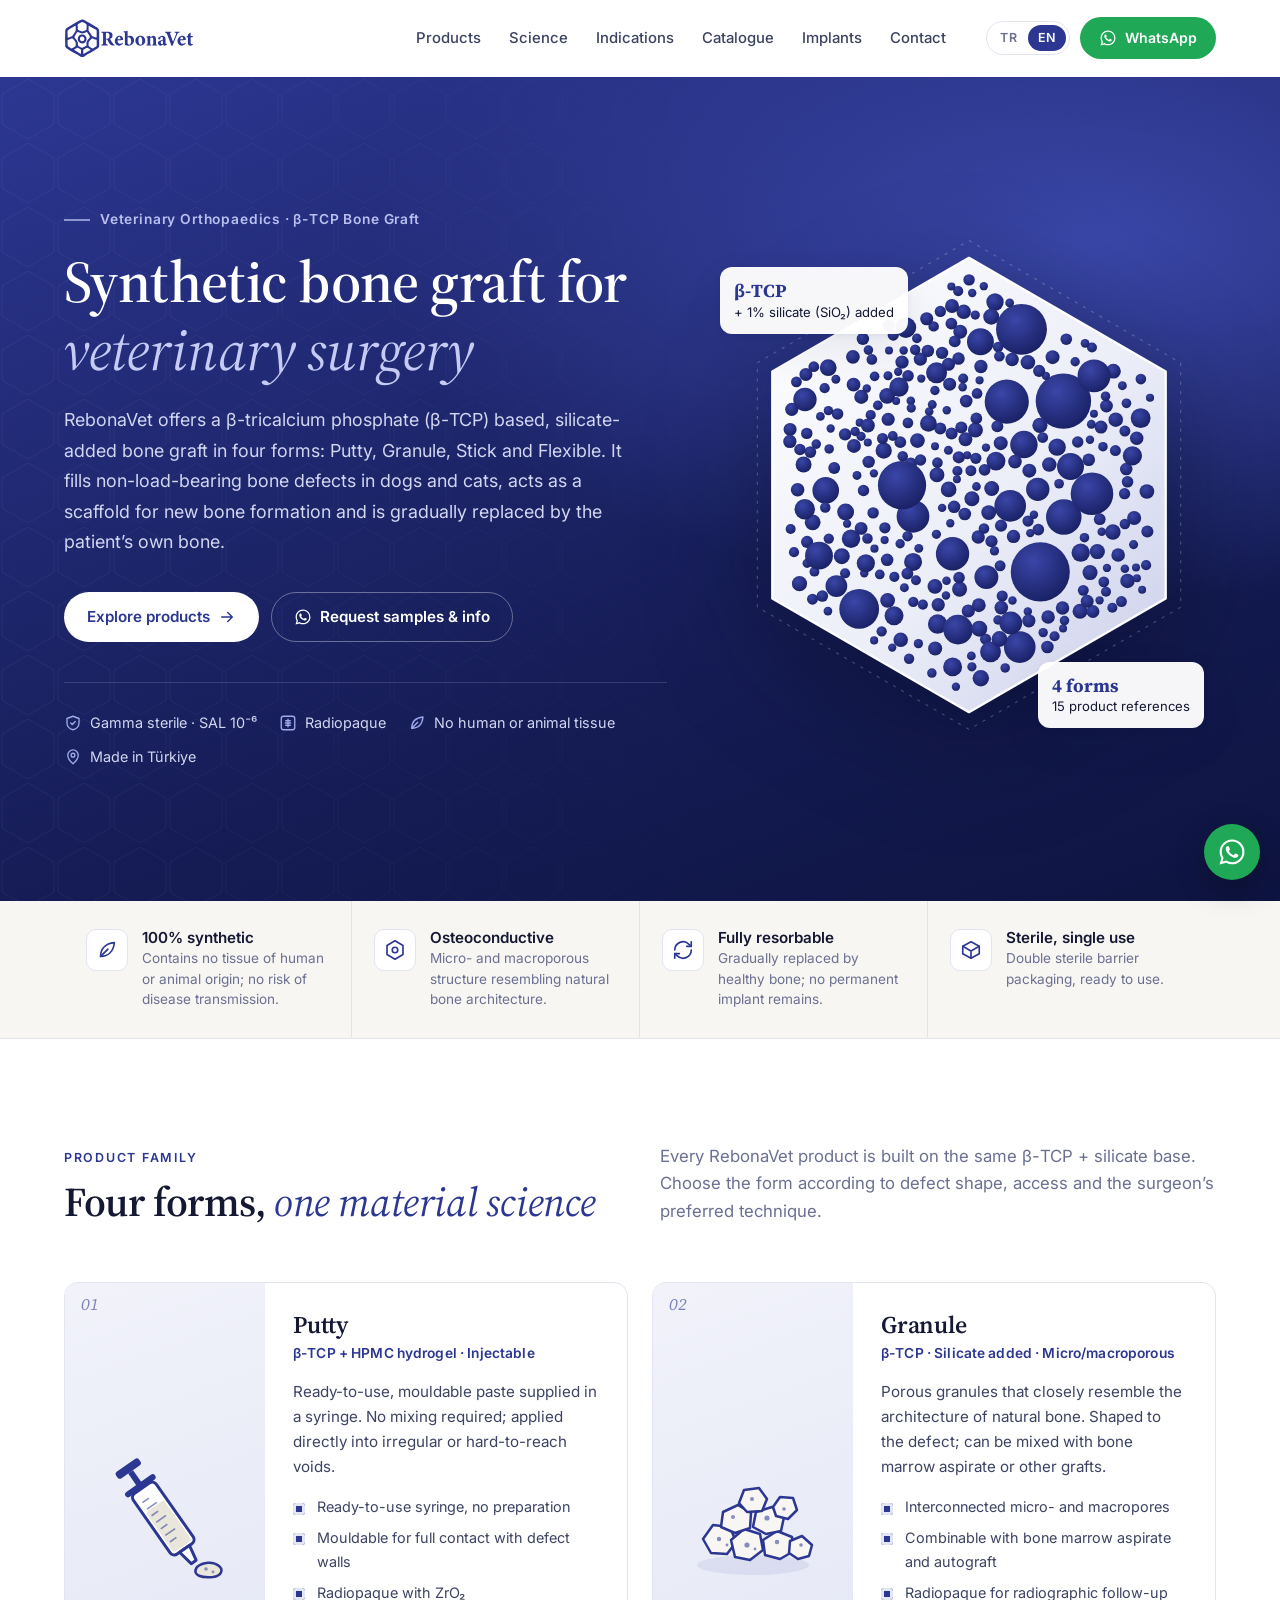
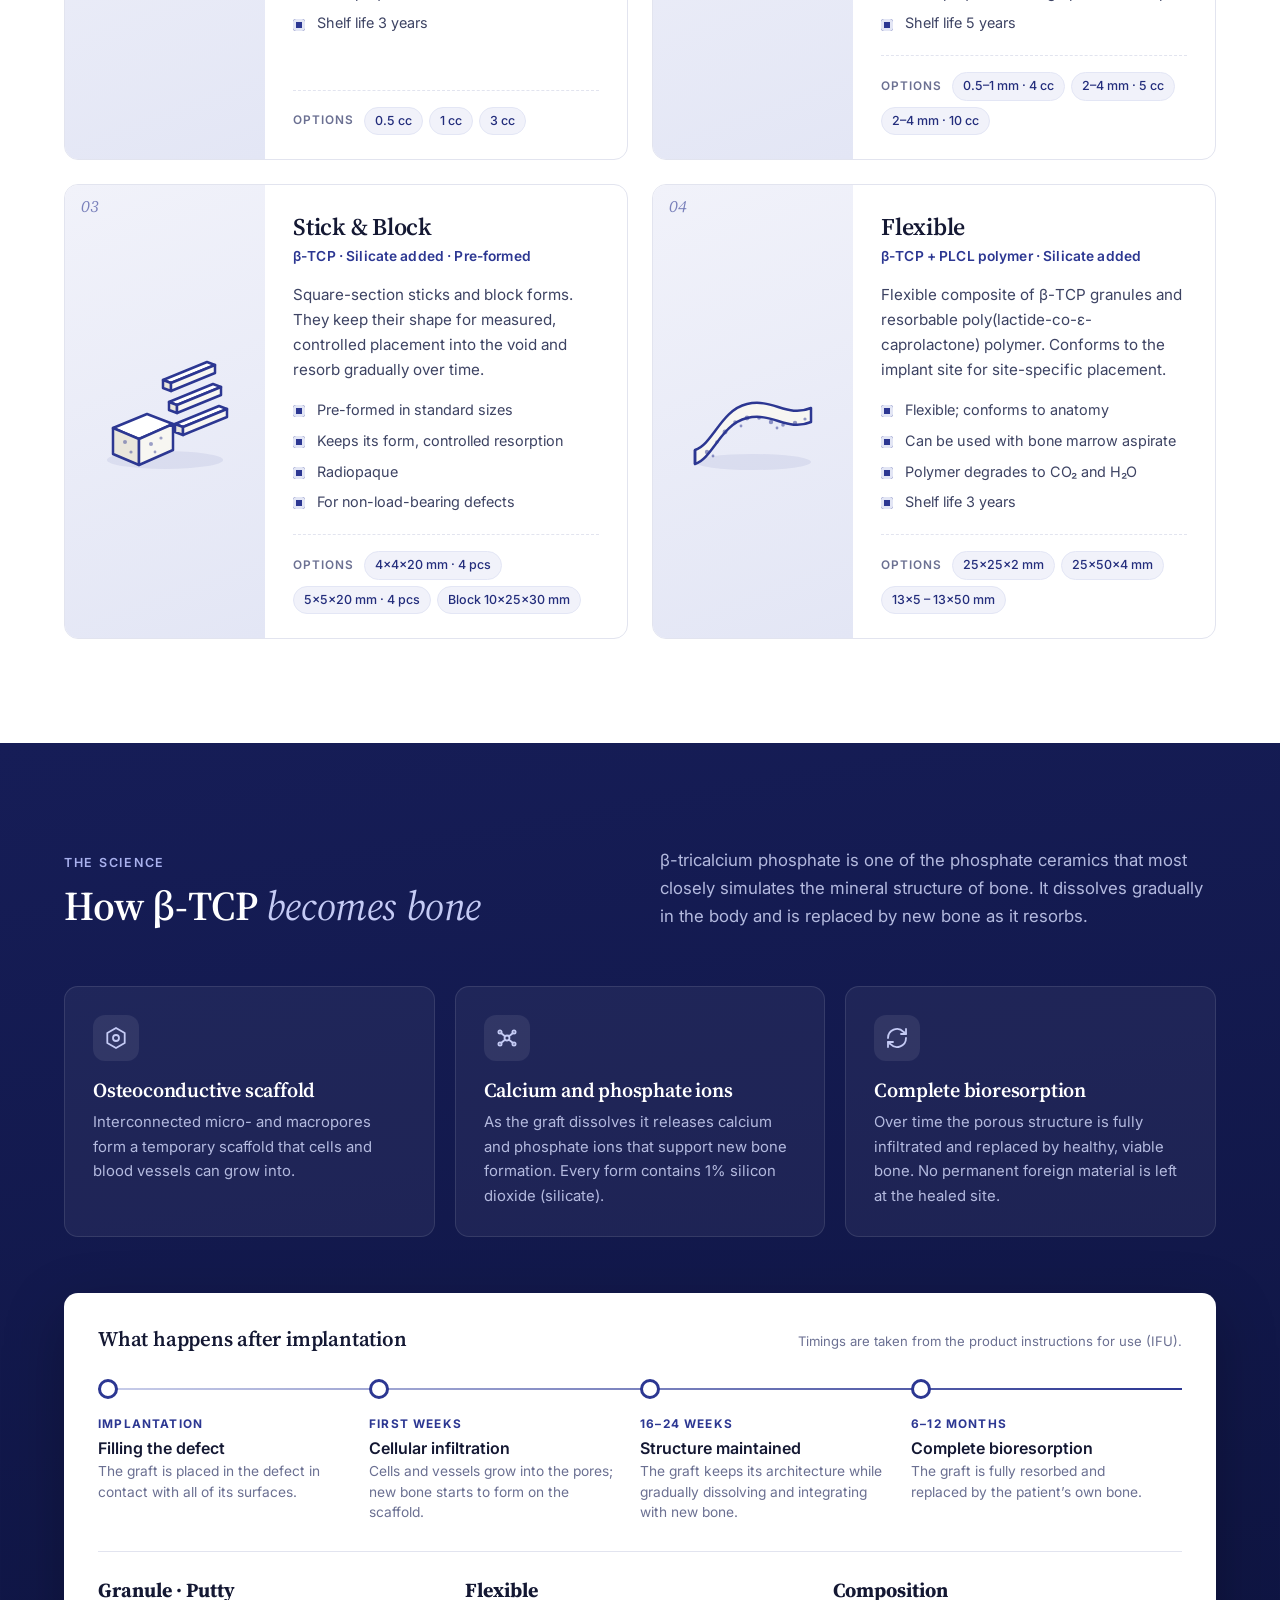
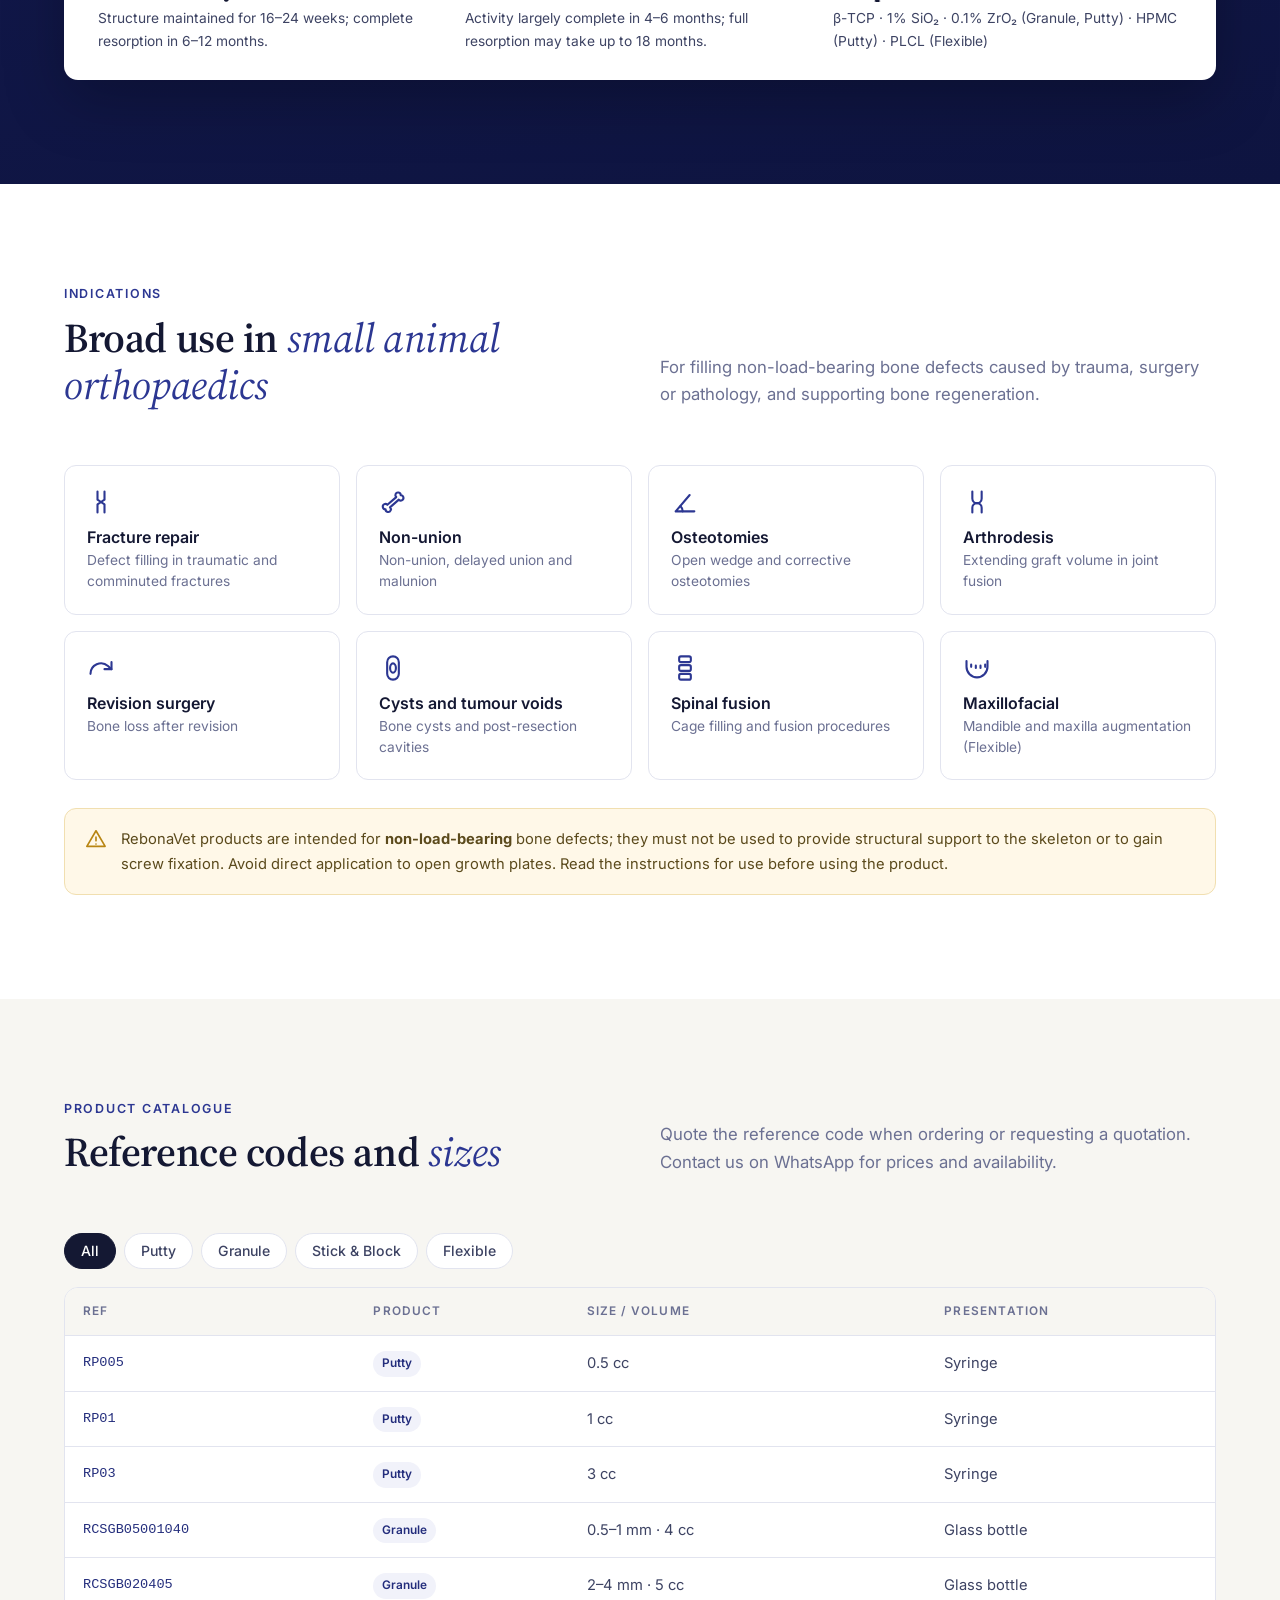
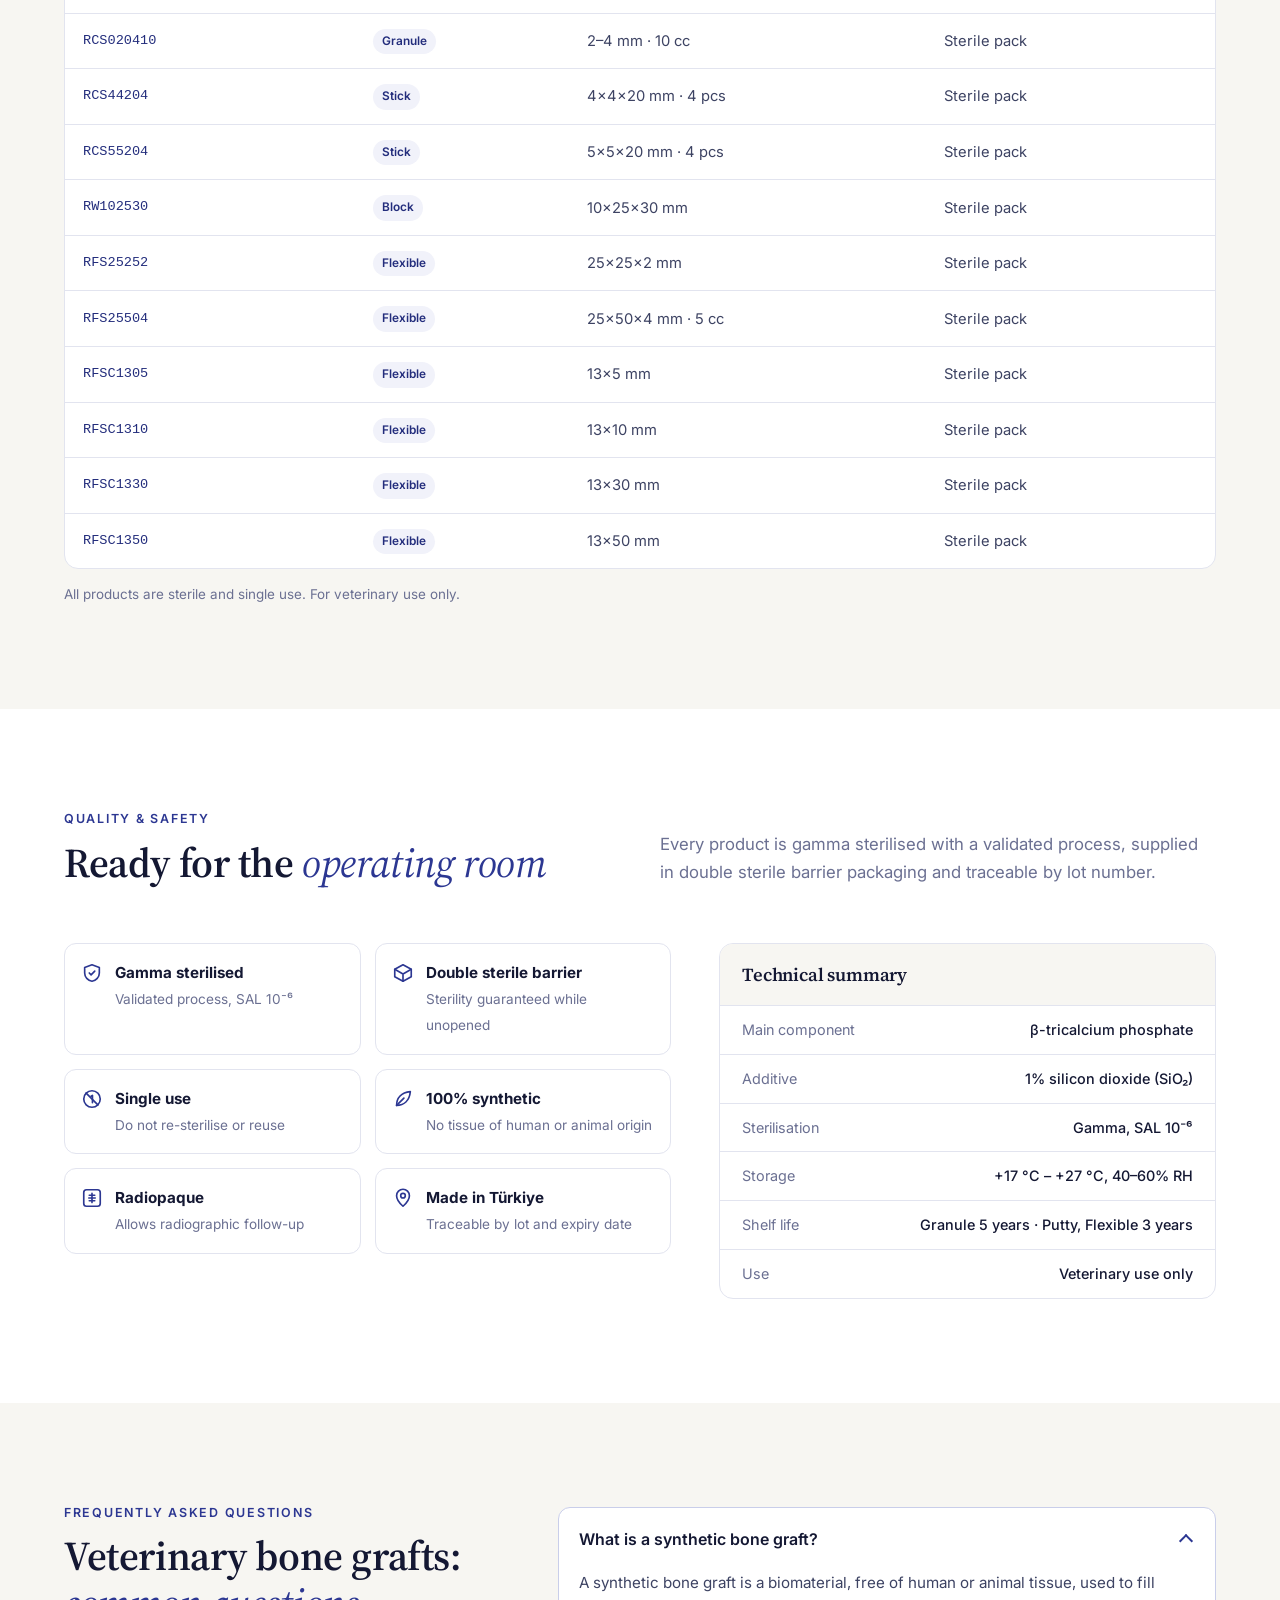
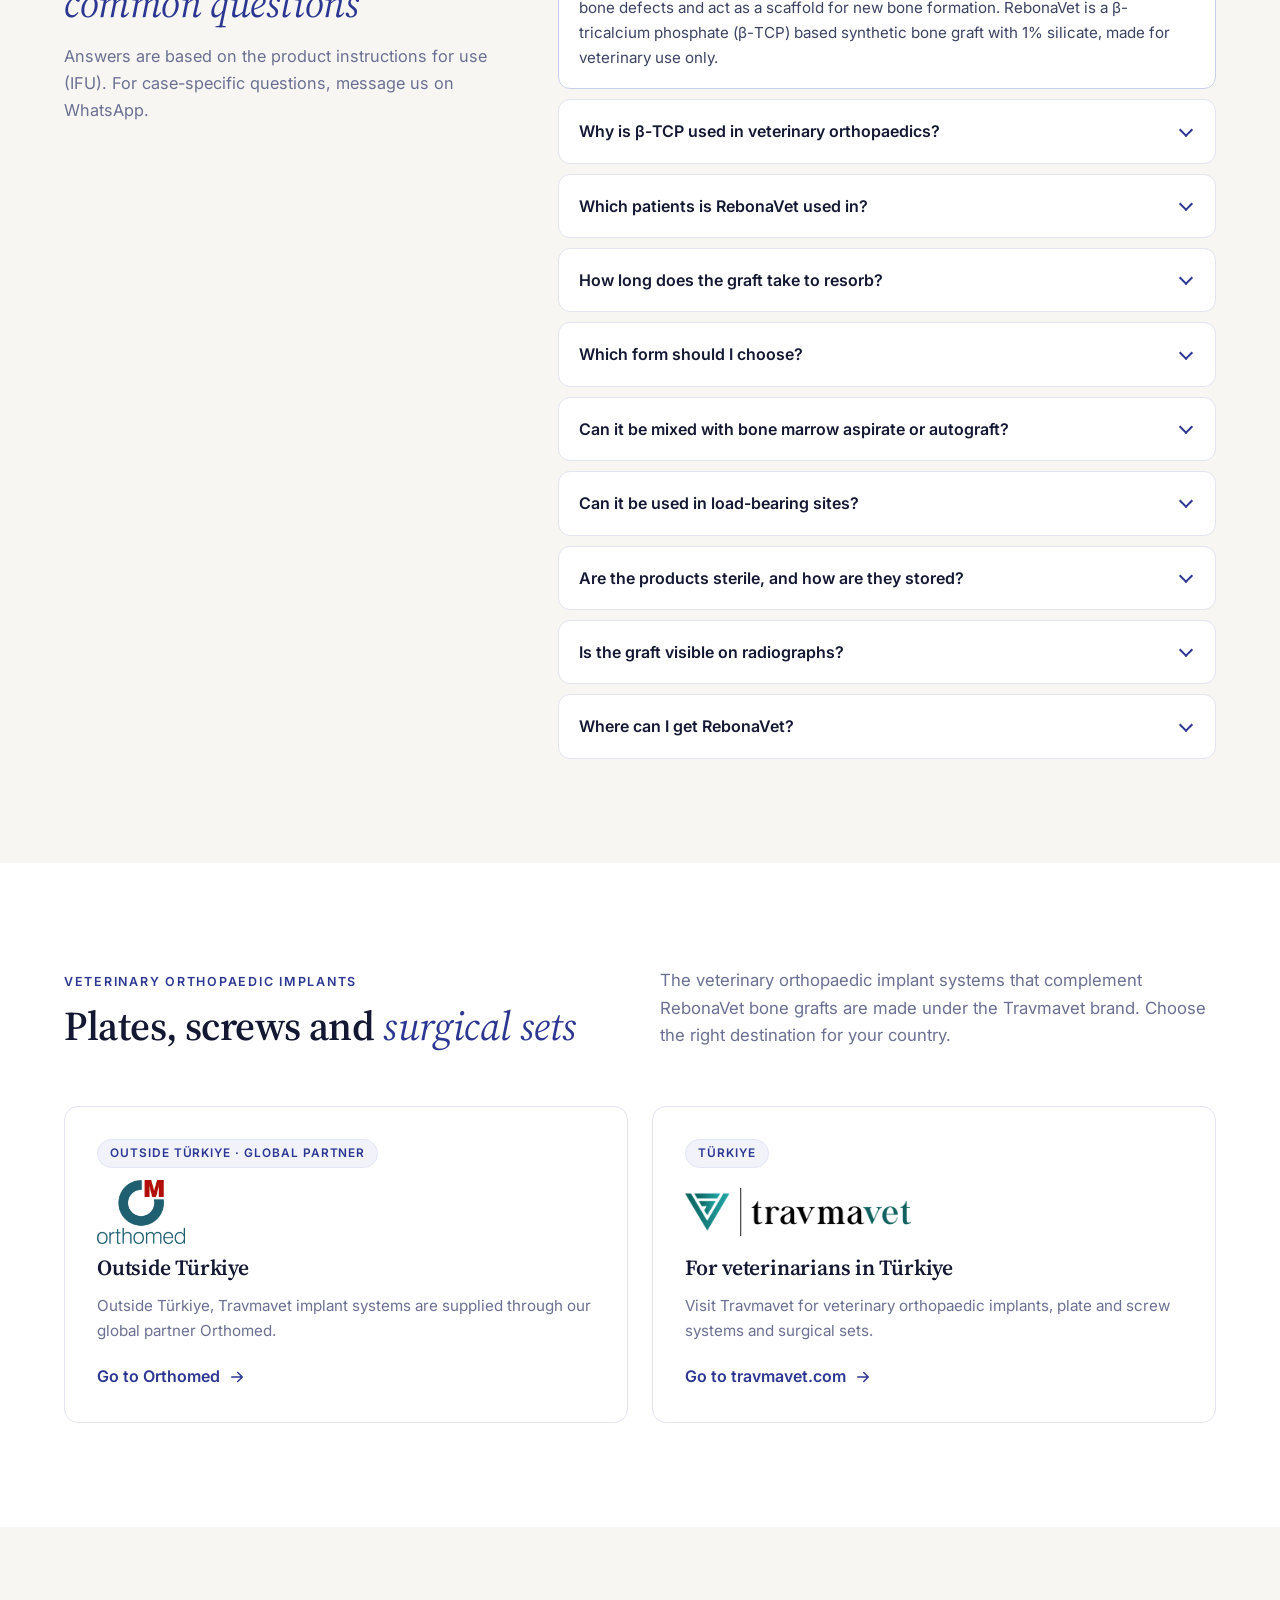
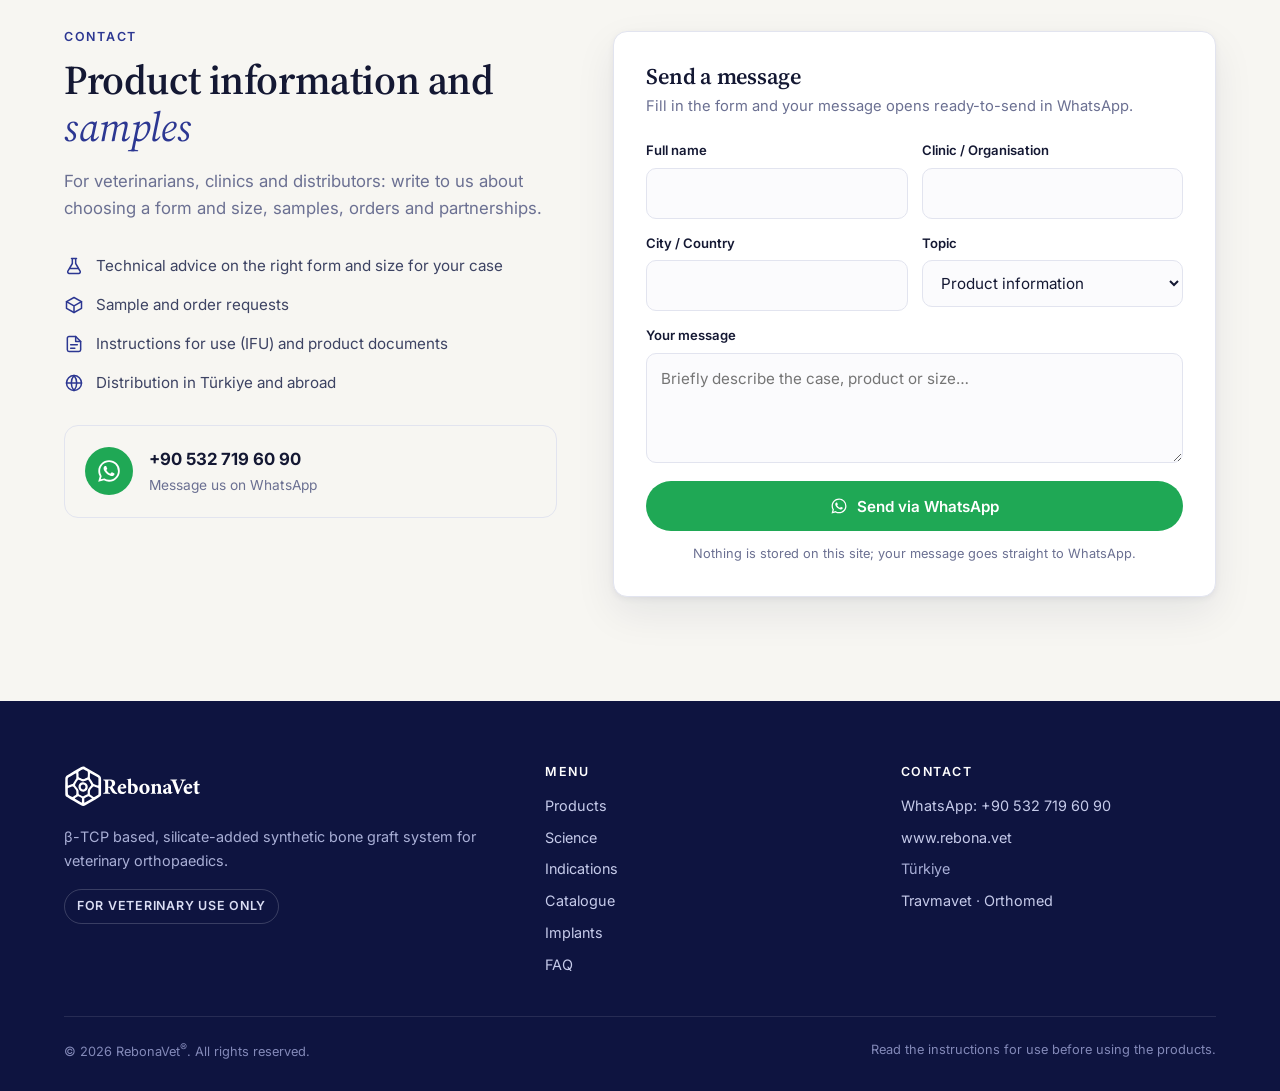
<file: en/index.html>
<!DOCTYPE html>
<html lang="en">
<head>
<meta charset="utf-8">
<meta name="viewport" content="width=device-width, initial-scale=1">
<title>Veterinary Bone Graft | Synthetic β-TCP Bone Graft for Dogs &amp; Cats – RebonaVet</title>
<meta name="description" content="RebonaVet synthetic bone graft for veterinary orthopaedics: β-TCP based, silicate-added Putty (injectable), Granule, Stick and Flexible forms for bone defects in dogs and cats. Gamma sterile, radiopaque, fully resorbable.">
<meta name="theme-color" content="#2C3792">
<meta name="msvalidate.01" content="1DC15070198F2F306FA2BA48858ECC70">
<link rel="canonical" href="https://www.rebona.vet/en/">
<link rel="alternate" hreflang="tr" href="https://www.rebona.vet/">
<link rel="alternate" hreflang="en" href="https://www.rebona.vet/en/">
<link rel="alternate" hreflang="x-default" href="https://www.rebona.vet/">
<link rel="icon" href="/assets/img/favicon.svg" type="image/svg+xml">
<link rel="icon" href="/assets/img/favicon-32.png" sizes="32x32" type="image/png">
<link rel="apple-touch-icon" href="/assets/img/apple-touch-icon.png">
<meta property="og:type" content="website">
<meta property="og:locale" content="en_GB">
<meta property="og:locale:alternate" content="tr_TR">
<meta property="og:site_name" content="RebonaVet">
<meta property="og:title" content="RebonaVet — Synthetic Bone Graft for Veterinary Surgery (β-TCP)">
<meta property="og:description" content="RebonaVet synthetic bone graft for veterinary orthopaedics: β-TCP based, silicate-added Putty (injectable), Granule, Stick and Flexible forms for bone defects in dogs and cats. Gamma sterile, radiopaque, fully resorbable.">
<meta property="og:url" content="https://www.rebona.vet/en/">
<meta property="og:image" content="https://www.rebona.vet/assets/img/og-image.png">
<meta property="og:image:width" content="1200">
<meta property="og:image:height" content="630">
<meta name="twitter:card" content="summary_large_image">
<link rel="preconnect" href="https://fonts.googleapis.com">
<link rel="preconnect" href="https://fonts.gstatic.com" crossorigin>
<link href="https://fonts.googleapis.com/css2?family=Inter:wght@400;500;600;700&family=Source+Serif+4:ital,opsz,wght@0,8..60,400;0,8..60,600;1,8..60,400&display=swap" rel="stylesheet">
<link rel="stylesheet" href="/assets/css/site.css">
<script type="application/ld+json" id="ld">
{
 "@context": "https://schema.org",
 "@graph": [
  {
   "@type": "Organization",
   "@id": "https://www.rebona.vet/#org",
   "name": "RebonaVet",
   "url": "https://www.rebona.vet/",
   "logo": {
    "@type": "ImageObject",
    "url": "https://www.rebona.vet/assets/img/logo-600.png",
    "width": 600,
    "height": 185
   },
   "image": "https://www.rebona.vet/assets/img/og-image.png",
   "description": "β-TCP based, silicate-added synthetic bone graft system for veterinary orthopaedics.",
   "slogan": "Synthetic bone graft for veterinary surgery",
   "knowsAbout": [
    "synthetic bone graft",
    "veterinary bone graft",
    "beta-tricalcium phosphate (β-TCP)",
    "bone void filler",
    "veterinary orthopaedics",
    "small animal orthopaedics",
    "sentetik kemik grefti",
    "veteriner kemik grefti"
   ],
   "contactPoint": {
    "@type": "ContactPoint",
    "telephone": "+90-532-719-60-90",
    "contactType": "sales",
    "url": "https://wa.me/905327196090",
    "availableLanguage": [
     "Turkish",
     "English"
    ],
    "areaServed": "Worldwide"
   },
   "areaServed": "Worldwide"
  },
  {
   "@type": "WebSite",
   "@id": "https://www.rebona.vet/#website",
   "url": "https://www.rebona.vet/",
   "name": "RebonaVet",
   "inLanguage": [
    "tr",
    "en"
   ],
   "publisher": {
    "@id": "https://www.rebona.vet/#org"
   }
  },
  {
   "@type": "WebPage",
   "@id": "https://www.rebona.vet/en/#webpage",
   "url": "https://www.rebona.vet/en/",
   "name": "Veterinary Bone Graft | Synthetic β-TCP Bone Graft for Dogs & Cats – RebonaVet",
   "description": "RebonaVet synthetic bone graft for veterinary orthopaedics: β-TCP based, silicate-added Putty (injectable), Granule, Stick and Flexible forms for bone defects in dogs and cats. Gamma sterile, radiopaque, fully resorbable.",
   "inLanguage": "en",
   "isPartOf": {
    "@id": "https://www.rebona.vet/#website"
   },
   "about": {
    "@id": "https://www.rebona.vet/#org"
   },
   "primaryImageOfPage": "https://www.rebona.vet/assets/img/og-image.png",
   "dateModified": "2026-11-26",
   "mentions": [
    {
     "@type": "Thing",
     "@id": "https://www.rebona.vet/en/#product-putty",
     "name": "RebonaVet Putty",
     "alternateName": "β-TCP + HPMC hydrogel · Injectable",
     "description": "Ready-to-use, mouldable paste supplied in a syringe. No mixing required; applied directly into irregular or hard-to-reach voids. Sizes: 0.5 cc, 1 cc, 3 cc.",
     "url": "https://www.rebona.vet/en/#urunler",
     "identifier": [
      {
       "@type": "PropertyValue",
       "propertyID": "REF",
       "value": "RP005",
       "description": "0.5 cc"
      },
      {
       "@type": "PropertyValue",
       "propertyID": "REF",
       "value": "RP01",
       "description": "1 cc"
      },
      {
       "@type": "PropertyValue",
       "propertyID": "REF",
       "value": "RP03",
       "description": "3 cc"
      }
     ]
    },
    {
     "@type": "Thing",
     "@id": "https://www.rebona.vet/en/#product-granule",
     "name": "RebonaVet Granule",
     "alternateName": "β-TCP · Silicate added · Micro/macroporous",
     "description": "Porous granules that closely resemble the architecture of natural bone. Shaped to the defect; can be mixed with bone marrow aspirate or other grafts. Sizes: 0.5–1 mm · 4 cc, 2–4 mm · 5 cc, 2–4 mm · 10 cc.",
     "url": "https://www.rebona.vet/en/#urunler",
     "identifier": [
      {
       "@type": "PropertyValue",
       "propertyID": "REF",
       "value": "RCSGB05001040",
       "description": "0.5–1 mm · 4 cc"
      },
      {
       "@type": "PropertyValue",
       "propertyID": "REF",
       "value": "RCSGB020405",
       "description": "2–4 mm · 5 cc"
      },
      {
       "@type": "PropertyValue",
       "propertyID": "REF",
       "value": "RCS020410",
       "description": "2–4 mm · 10 cc"
      }
     ]
    },
    {
     "@type": "Thing",
     "@id": "https://www.rebona.vet/en/#product-stick",
     "name": "RebonaVet Stick & Block",
     "alternateName": "β-TCP · Silicate added · Pre-formed",
     "description": "Square-section sticks and block forms. They keep their shape for measured, controlled placement into the void and resorb gradually over time. Sizes: 4×4×20 mm · 4 pcs, 5×5×20 mm · 4 pcs, 10×25×30 mm.",
     "url": "https://www.rebona.vet/en/#urunler",
     "identifier": [
      {
       "@type": "PropertyValue",
       "propertyID": "REF",
       "value": "RCS44204",
       "description": "4×4×20 mm · 4 pcs"
      },
      {
       "@type": "PropertyValue",
       "propertyID": "REF",
       "value": "RCS55204",
       "description": "5×5×20 mm · 4 pcs"
      },
      {
       "@type": "PropertyValue",
       "propertyID": "REF",
       "value": "RW102530",
       "description": "10×25×30 mm"
      }
     ]
    },
    {
     "@type": "Thing",
     "@id": "https://www.rebona.vet/en/#product-flex",
     "name": "RebonaVet Flexible",
     "alternateName": "β-TCP + PLCL polymer · Silicate added",
     "description": "Flexible composite of β-TCP granules and resorbable poly(lactide-co-ε-caprolactone) polymer. Conforms to the implant site for site-specific placement. Sizes: 25×25×2 mm, 25×50×4 mm · 5 cc, 13×5 mm, 13×10 mm, 13×30 mm, 13×50 mm.",
     "url": "https://www.rebona.vet/en/#urunler",
     "identifier": [
      {
       "@type": "PropertyValue",
       "propertyID": "REF",
       "value": "RFS25252",
       "description": "25×25×2 mm"
      },
      {
       "@type": "PropertyValue",
       "propertyID": "REF",
       "value": "RFS25504",
       "description": "25×50×4 mm · 5 cc"
      },
      {
       "@type": "PropertyValue",
       "propertyID": "REF",
       "value": "RFSC1305",
       "description": "13×5 mm"
      },
      {
       "@type": "PropertyValue",
       "propertyID": "REF",
       "value": "RFSC1310",
       "description": "13×10 mm"
      },
      {
       "@type": "PropertyValue",
       "propertyID": "REF",
       "value": "RFSC1330",
       "description": "13×30 mm"
      },
      {
       "@type": "PropertyValue",
       "propertyID": "REF",
       "value": "RFSC1350",
       "description": "13×50 mm"
      }
     ]
    }
   ]
  },
  {
   "@type": "FAQPage",
   "@id": "https://www.rebona.vet/en/#faq",
   "inLanguage": "en",
   "mainEntity": [
    {
     "@type": "Question",
     "name": "What is a synthetic bone graft?",
     "acceptedAnswer": {
      "@type": "Answer",
      "text": "A synthetic bone graft is a biomaterial, free of human or animal tissue, used to fill bone defects and act as a scaffold for new bone formation. RebonaVet is a β-tricalcium phosphate (β-TCP) based synthetic bone graft with 1% silicate, made for veterinary use only."
     }
    },
    {
     "@type": "Question",
     "name": "Why is β-TCP used in veterinary orthopaedics?",
     "acceptedAnswer": {
      "@type": "Answer",
      "text": "β-TCP closely mimics the mineral structure of bone; it is biocompatible and osteoconductive. It dissolves gradually in the body and is replaced by the patient’s own bone. Being synthetic, it needs no donor site and carries no risk of disease transmission."
     }
    },
    {
     "@type": "Question",
     "name": "Which patients is RebonaVet used in?",
     "acceptedAnswer": {
      "@type": "Answer",
      "text": "It is used by veterinary surgeons in small animal orthopaedics and traumatology, mainly dogs and cats, to fill non-load-bearing bone defects in fracture repair, non-union, osteotomy, arthrodesis, revision surgery, bone cysts and tumour voids, and spinal fusion."
     }
    },
    {
     "@type": "Question",
     "name": "How long does the graft take to resorb?",
     "acceptedAnswer": {
      "@type": "Answer",
      "text": "According to the instructions for use, Granule and Putty keep their structure for 16–24 weeks and are fully resorbed within 6–12 months. With the Flexible form, activity is largely complete in 4–6 months; full resorption may take up to 18 months."
     }
    },
    {
     "@type": "Question",
     "name": "Which form should I choose?",
     "acceptedAnswer": {
      "@type": "Answer",
      "text": "Putty is applied straight from the syringe, which makes it practical for narrow and irregular voids. Granule is used for cavity filling and for mixing with bone marrow aspirate. Stick and Block give measured, controlled placement. Flexible is for sites where the graft has to conform to anatomy."
     }
    },
    {
     "@type": "Question",
     "name": "Can it be mixed with bone marrow aspirate or autograft?",
     "acceptedAnswer": {
      "@type": "Answer",
      "text": "Yes. The Granule and Flexible forms can be used together with bone marrow aspirate and other clinically known bone grafts."
     }
    },
    {
     "@type": "Question",
     "name": "Can it be used in load-bearing sites?",
     "acceptedAnswer": {
      "@type": "Answer",
      "text": "No. RebonaVet is intended only for non-load-bearing bone defects; it does not provide structural support to the skeleton and must not be used to gain screw fixation. Fracture stability should be provided by an implant system such as plates and screws."
     }
    },
    {
     "@type": "Question",
     "name": "Are the products sterile, and how are they stored?",
     "acceptedAnswer": {
      "@type": "Answer",
      "text": "All products are sterilised by validated gamma irradiation (SAL 10⁻⁶) and supplied single use in double sterile barrier packaging. Store dry, out of direct sunlight, at +17 °C to +27 °C and 40–60% relative humidity. Shelf life is 5 years for Granule and 3 years for Putty and Flexible."
     }
    },
    {
     "@type": "Question",
     "name": "Is the graft visible on radiographs?",
     "acceptedAnswer": {
      "@type": "Answer",
      "text": "Yes. RebonaVet is radiopaque; Granule and Putty contain 0.1% zirconium oxide (ZrO₂) for radiographic follow-up."
     }
    },
    {
     "@type": "Question",
     "name": "Where can I get RebonaVet?",
     "acceptedAnswer": {
      "@type": "Answer",
      "text": "For product information, samples, orders and distribution enquiries from Türkiye or abroad, contact RebonaVet on WhatsApp (+90 532 719 60 90)."
     }
    }
   ]
  }
 ]
}
</script>
</head>
<body>
<a class="skip" href="#main" data-i18n="skip">Skip to content</a>

<!-- Icon sprite -->
<svg width="0" height="0" style="position:absolute" aria-hidden="true">
  <defs>
    <symbol id="i-check" viewBox="0 0 24 24" fill="none" stroke="currentColor" stroke-width="2" stroke-linecap="round" stroke-linejoin="round"><path d="M20 6 9 17l-5-5"/></symbol>
    <symbol id="i-shield" viewBox="0 0 24 24" fill="none" stroke="currentColor" stroke-width="1.8" stroke-linecap="round" stroke-linejoin="round"><path d="M12 3 4 6v6c0 4.5 3.4 8.2 8 9 4.6-.8 8-4.5 8-9V6z"/><path d="m9 12 2 2 4-4"/></symbol>
    <symbol id="i-xray" viewBox="0 0 24 24" fill="none" stroke="currentColor" stroke-width="1.8" stroke-linecap="round" stroke-linejoin="round"><rect x="3" y="3" width="18" height="18" rx="3"/><path d="M12 7v10M9 9h6M8.5 12h7M9 15h6"/></symbol>
    <symbol id="i-leaf" viewBox="0 0 24 24" fill="none" stroke="currentColor" stroke-width="1.8" stroke-linecap="round" stroke-linejoin="round"><path d="M5 19c0-8 5-14 15-15-1 10-7 15-15 15z"/><path d="M5 19 13 11"/></symbol>
    <symbol id="i-pin" viewBox="0 0 24 24" fill="none" stroke="currentColor" stroke-width="1.8" stroke-linecap="round" stroke-linejoin="round"><path d="M12 21s-7-6.2-7-11.5A7 7 0 0 1 19 9.5C19 14.8 12 21 12 21z"/><circle cx="12" cy="9.5" r="2.5"/></symbol>
    <symbol id="i-hex" viewBox="0 0 24 24" fill="none" stroke="currentColor" stroke-width="1.8" stroke-linecap="round" stroke-linejoin="round"><path d="m12 2 8.7 5v10L12 22l-8.7-5V7z"/><circle cx="12" cy="12" r="3"/></symbol>
    <symbol id="i-cycle" viewBox="0 0 24 24" fill="none" stroke="currentColor" stroke-width="1.8" stroke-linecap="round" stroke-linejoin="round"><path d="M3 12a9 9 0 0 1 15.5-6.2L21 8"/><path d="M21 3v5h-5"/><path d="M21 12a9 9 0 0 1-15.5 6.2L3 16"/><path d="M3 21v-5h5"/></symbol>
    <symbol id="i-box" viewBox="0 0 24 24" fill="none" stroke="currentColor" stroke-width="1.8" stroke-linecap="round" stroke-linejoin="round"><path d="M21 8 12 3 3 8v8l9 5 9-5z"/><path d="m3 8 9 5 9-5M12 13v8"/></symbol>
    <symbol id="i-ion" viewBox="0 0 24 24" fill="none" stroke="currentColor" stroke-width="1.8" stroke-linecap="round" stroke-linejoin="round"><circle cx="12" cy="12" r="2.5"/><circle cx="5" cy="6" r="1.6"/><circle cx="19" cy="6" r="1.6"/><circle cx="5" cy="18" r="1.6"/><circle cx="19" cy="18" r="1.6"/><path d="M6.3 7.2 10 10.3M17.7 7.2 14 10.3M6.3 16.8 10 13.7M17.7 16.8 14 13.7"/></symbol>
    <symbol id="i-bone" viewBox="0 0 24 24" fill="none" stroke="currentColor" stroke-width="1.8" stroke-linecap="round" stroke-linejoin="round"><path d="M17 10c.7.7 1.7 1 2.6.6a2.3 2.3 0 0 0-1-4.4 2.3 2.3 0 0 0-4.4-1c-.4.9-.1 1.9.6 2.6L7.2 14.4c-.7-.7-1.7-1-2.6-.6a2.3 2.3 0 0 0 1 4.4 2.3 2.3 0 0 0 4.4 1c.4-.9.1-1.9-.6-2.6z"/></symbol>
    <symbol id="i-fracture" viewBox="0 0 24 24" fill="none" stroke="currentColor" stroke-width="1.8" stroke-linecap="round" stroke-linejoin="round"><path d="M9 3v7l3 2-3 2v7M15 3v7l-3 2 3 2v7"/></symbol>
    <symbol id="i-angle" viewBox="0 0 24 24" fill="none" stroke="currentColor" stroke-width="1.8" stroke-linecap="round" stroke-linejoin="round"><path d="M4 20h16M4 20 16 6"/><path d="M10 20a6 6 0 0 0-1.8-4.3"/></symbol>
    <symbol id="i-joint" viewBox="0 0 24 24" fill="none" stroke="currentColor" stroke-width="1.8" stroke-linecap="round" stroke-linejoin="round"><path d="M8 3v6a4 4 0 0 0 8 0V3"/><path d="M8 21v-4a4 4 0 0 1 8 0v4"/></symbol>
    <symbol id="i-redo" viewBox="0 0 24 24" fill="none" stroke="currentColor" stroke-width="1.8" stroke-linecap="round" stroke-linejoin="round"><path d="M21 7v6h-6"/><path d="M3 17a9 9 0 0 1 15-6.7L21 13"/></symbol>
    <symbol id="i-cavity" viewBox="0 0 24 24" fill="none" stroke="currentColor" stroke-width="1.8" stroke-linecap="round" stroke-linejoin="round"><rect x="7" y="2" width="10" height="20" rx="5"/><ellipse cx="12" cy="12" rx="2.5" ry="4"/></symbol>
    <symbol id="i-spine" viewBox="0 0 24 24" fill="none" stroke="currentColor" stroke-width="1.8" stroke-linecap="round" stroke-linejoin="round"><rect x="7" y="2" width="10" height="5" rx="1.5"/><rect x="7" y="9.5" width="10" height="5" rx="1.5"/><rect x="7" y="17" width="10" height="5" rx="1.5"/></symbol>
    <symbol id="i-jaw" viewBox="0 0 24 24" fill="none" stroke="currentColor" stroke-width="1.8" stroke-linecap="round" stroke-linejoin="round"><path d="M3 6v5a9 9 0 0 0 18 0V6"/><path d="M7 9v2M11 10v2M15 10v2M19 9v2"/></symbol>
    <symbol id="i-alert" viewBox="0 0 24 24" fill="none" stroke="currentColor" stroke-width="1.8" stroke-linecap="round" stroke-linejoin="round"><path d="M12 3 2 20h20z"/><path d="M12 10v4M12 17.5v.01"/></symbol>
    <symbol id="i-arrow" viewBox="0 0 24 24" fill="none" stroke="currentColor" stroke-width="2" stroke-linecap="round" stroke-linejoin="round"><path d="M5 12h14M13 6l6 6-6 6"/></symbol>
    <symbol id="i-once" viewBox="0 0 24 24" fill="none" stroke="currentColor" stroke-width="1.8" stroke-linecap="round" stroke-linejoin="round"><circle cx="12" cy="12" r="9"/><path d="M11 9l1.5-1V16"/><path d="m5.6 5.6 12.8 12.8"/></symbol>
    <symbol id="i-file" viewBox="0 0 24 24" fill="none" stroke="currentColor" stroke-width="1.8" stroke-linecap="round" stroke-linejoin="round"><path d="M14 3H6a2 2 0 0 0-2 2v14a2 2 0 0 0 2 2h12a2 2 0 0 0 2-2V9z"/><path d="M14 3v6h6M8 13h8M8 17h5"/></symbol>
    <symbol id="i-globe" viewBox="0 0 24 24" fill="none" stroke="currentColor" stroke-width="1.8" stroke-linecap="round" stroke-linejoin="round"><circle cx="12" cy="12" r="9"/><path d="M3 12h18M12 3a14 14 0 0 1 0 18M12 3a14 14 0 0 0 0 18"/></symbol>
    <symbol id="i-flask" viewBox="0 0 24 24" fill="none" stroke="currentColor" stroke-width="1.8" stroke-linecap="round" stroke-linejoin="round"><path d="M9 3h6M10 3v6L4.5 18.5A2 2 0 0 0 6.2 21h11.6a2 2 0 0 0 1.7-2.5L14 9V3"/><path d="M7 15h10"/></symbol>
    <symbol id="i-wa" viewBox="0 0 24 24" fill="currentColor"><path d="M12.04 2C6.58 2 2.13 6.45 2.13 11.91c0 1.75.46 3.45 1.32 4.95L2.05 22l5.25-1.38a9.9 9.9 0 0 0 4.74 1.21h.01c5.46 0 9.91-4.45 9.91-9.91A9.85 9.85 0 0 0 12.04 2zm0 18.15a8.2 8.2 0 0 1-4.19-1.15l-.3-.18-3.12.82.83-3.04-.2-.31a8.23 8.23 0 0 1-1.26-4.38c0-4.54 3.7-8.24 8.25-8.24 2.2 0 4.27.86 5.82 2.42a8.18 8.18 0 0 1 2.41 5.83c0 4.54-3.7 8.23-8.24 8.23zm4.52-6.16c-.25-.12-1.47-.72-1.69-.81-.23-.08-.39-.12-.56.13-.16.24-.64.8-.78.97-.15.16-.29.18-.54.06-.25-.12-1.05-.39-1.99-1.23-.74-.66-1.23-1.47-1.38-1.72-.14-.25-.01-.38.11-.5.11-.11.25-.29.37-.43.13-.15.17-.25.25-.41.08-.17.04-.31-.02-.43-.06-.12-.56-1.34-.76-1.84-.2-.48-.41-.42-.56-.43h-.48c-.17 0-.43.06-.66.31-.22.25-.86.85-.86 2.07 0 1.22.89 2.4 1.01 2.56.12.17 1.75 2.67 4.23 3.74.59.26 1.05.41 1.41.52.59.19 1.13.16 1.56.1.48-.07 1.47-.6 1.67-1.18.21-.58.21-1.07.15-1.18-.06-.1-.22-.16-.47-.28z"/></symbol>
  </defs>
</svg>

<header class="site-header" id="top">
  <nav class="wrap nav" aria-label="Main menu">
    <a class="brand" href="#top" aria-label="RebonaVet"><img src="/assets/img/logo.svg" alt="RebonaVet" width="200" height="62"></a>
    <ul class="nav-links" id="nav-links">
      <li><a href="#urunler" data-i18n="nav_products">Products</a></li>
      <li><a href="#bilim" data-i18n="nav_science">Science</a></li>
      <li><a href="#uygulama" data-i18n="nav_ind">Indications</a></li>
      <li><a href="#katalog" data-i18n="nav_cat">Catalogue</a></li>
      <li><a href="#implantlar" data-i18n="nav_impl">Implants</a></li>
      <li><a href="#iletisim" data-i18n="nav_contact">Contact</a></li>
    </ul>
    <div class="nav-tools">
      <div class="lang" role="group" aria-label="Dil / Language">
        <a href="/" hreflang="tr" lang="tr">TR</a>
        <a href="/en/" hreflang="en" lang="en" aria-current="page">EN</a>
      </div>
      <a class="btn btn-wa wa-link" href="https://wa.me/905327196090" target="_blank" rel="noopener"><svg><use href="#i-wa"/></svg><span>WhatsApp</span></a>
      <button class="menu-btn" type="button" aria-controls="nav-links" aria-expanded="false" aria-label="Menu"><svg viewBox="0 0 24 24" fill="none" stroke="currentColor" stroke-width="2" stroke-linecap="round"><path d="M4 7h16M4 12h16M4 17h16"/></svg></button>
    </div>
  </nav>
</header>

<main id="main">

<!-- HERO -->
<section class="hero">
  <div class="wrap hero-grid">
    <div>
      <span class="eyebrow" data-i18n="hero_eyebrow">Veterinary Orthopaedics · β-TCP Bone Graft</span>
      <h1 data-i18n="hero_h1">Synthetic bone graft for <em>veterinary surgery</em></h1>
      <p class="hero-lead" data-i18n="hero_lead">RebonaVet offers a β-tricalcium phosphate (β-TCP) based, silicate-added bone graft in four forms: Putty, Granule, Stick and Flexible. It fills non-load-bearing bone defects in dogs and cats, acts as a scaffold for new bone formation and is gradually replaced by the patient’s own bone.</p>
      <div class="hero-cta">
        <a class="btn btn-light" href="#urunler"><span data-i18n="hero_cta1">Explore products</span><svg><use href="#i-arrow"/></svg></a>
        <a class="btn btn-ghost wa-link" href="https://wa.me/905327196090" target="_blank" rel="noopener"><svg><use href="#i-wa"/></svg><span data-i18n="hero_cta2">Request samples & info</span></a>
      </div>
      <ul class="hero-facts">
        <li><svg><use href="#i-shield"/></svg><span data-i18n="fact1">Gamma sterile · SAL 10⁻⁶</span></li>
        <li><svg><use href="#i-xray"/></svg><span data-i18n="fact2">Radiopaque</span></li>
        <li><svg><use href="#i-leaf"/></svg><span data-i18n="fact3">No human or animal tissue</span></li>
        <li><svg><use href="#i-pin"/></svg><span data-i18n="fact4">Made in Türkiye</span></li>
      </ul>
    </div>
    <div class="hero-visual" aria-hidden="true">
      <img class="scaffold" src="/assets/img/scaffold.svg" alt="" width="600" height="640">
      <div class="hero-tag t1"><b>β-TCP</b><span data-i18n="tag1">+ 1% silicate (SiO₂) added</span></div>
      <div class="hero-tag t2"><b data-i18n="tag2b">4 forms</b><span data-i18n="tag2">15 product references</span></div>
    </div>
  </div>
</section>

<!-- TRUST BAND -->
<div class="band">
  <div class="wrap band-grid">
    <div class="band-item"><div class="band-icon"><svg><use href="#i-leaf"/></svg></div><div><h3 data-i18n="b1t">100% synthetic</h3><p data-i18n="b1d">Contains no tissue of human or animal origin; no risk of disease transmission.</p></div></div>
    <div class="band-item"><div class="band-icon"><svg><use href="#i-hex"/></svg></div><div><h3 data-i18n="b2t">Osteoconductive</h3><p data-i18n="b2d">Micro- and macroporous structure resembling natural bone architecture.</p></div></div>
    <div class="band-item"><div class="band-icon"><svg><use href="#i-cycle"/></svg></div><div><h3 data-i18n="b3t">Fully resorbable</h3><p data-i18n="b3d">Gradually replaced by healthy bone; no permanent implant remains.</p></div></div>
    <div class="band-item"><div class="band-icon"><svg><use href="#i-box"/></svg></div><div><h3 data-i18n="b4t">Sterile, single use</h3><p data-i18n="b4d">Double sterile barrier packaging, ready to use.</p></div></div>
  </div>
</div>

<!-- PRODUCTS -->
<section class="section" id="urunler">
  <div class="wrap">
    <div class="section-head reveal">
      <div>
        <span class="kicker" data-i18n="p_kicker">Product Family</span>
        <h2 data-i18n="p_title">Four forms, <em>one material science</em></h2>
      </div>
      <p data-i18n="p_desc">Every RebonaVet product is built on the same β-TCP + silicate base. Choose the form according to defect shape, access and the surgeon’s preferred technique.</p>
    </div>

    <div class="products">
      <!-- 01 PUTTY -->
      <article class="product reveal">
        <div class="product-art">
          <span class="product-num">01</span>
          <svg viewBox="0 0 160 160" aria-hidden="true">
            <g transform="rotate(-35 80 80)">
              <rect x="66" y="12" width="28" height="8" rx="3" fill="#2C3792"/>
              <rect x="77" y="20" width="6" height="16" fill="#2C3792"/>
              <rect x="62" y="34" width="36" height="6" rx="3" fill="#2C3792"/>
              <rect x="66" y="40" width="28" height="74" rx="5" fill="#fff" stroke="#2C3792" stroke-width="3"/>
              <rect x="69" y="62" width="22" height="49" rx="3" fill="#E9E6DC"/>
              <path d="M72 52h8M72 60h12M72 68h8M72 76h12M72 84h8M72 92h12M72 100h8" stroke="#2C3792" stroke-width="1.6" opacity=".55"/>
              <path d="M74 114h12l-3 16h-6z" fill="#fff" stroke="#2C3792" stroke-width="3" stroke-linejoin="round"/>
            </g>
            <path d="M112 126c6-5 16-6 22-1 5 4 2 10-6 11-10 1-22-1-16-10z" fill="#E9E6DC" stroke="#2C3792" stroke-width="2.5"/>
            <circle cx="121" cy="128" r="1.8" fill="#2C3792" opacity=".5"/><circle cx="128" cy="131" r="1.4" fill="#2C3792" opacity=".5"/>
          </svg>
        </div>
        <div class="product-body">
          <h3 data-i18n="p1_name">Putty</h3>
          <div class="formula" data-i18n="p1_f">β-TCP + HPMC hydrogel · Injectable</div>
          <p class="desc" data-i18n="p1_d">Ready-to-use, mouldable paste supplied in a syringe. No mixing required; applied directly into irregular or hard-to-reach voids.</p>
          <ul class="feats">
            <li data-i18n="p1_1">Ready-to-use syringe, no preparation</li>
            <li data-i18n="p1_2">Mouldable for full contact with defect walls</li>
            <li data-i18n="p1_3">Radiopaque with ZrO₂</li>
            <li data-i18n="p1_4">Shelf life 3 years</li>
          </ul>
          <div class="sizes"><span class="lbl" data-i18n="sizes">Options</span><span class="chip" data-i18n="chip_p05">0.5 cc</span><span class="chip">1 cc</span><span class="chip">3 cc</span></div>
        </div>
      </article>

      <!-- 02 GRANULE -->
      <article class="product reveal">
        <div class="product-art">
          <span class="product-num">02</span>
          <svg viewBox="0 0 160 160" aria-hidden="true">
            <ellipse cx="80" cy="124" rx="56" ry="10" fill="#2C3792" opacity=".08"/>
            <g stroke="#2C3792" stroke-width="2.5" stroke-linejoin="round" fill="#F7F6F2">
              <path d="M38 112 30 98l10-14 17 2 6 15-9 12z"/>
              <path d="M62 116l-4-17 13-11 16 5 3 16-13 10z"/>
              <path d="M92 114l-2-15 14-9 15 6 2 14-14 8z"/>
              <path d="M116 112l1-12 12-5 10 9-3 11-11 3z"/>
              <path d="M48 86l2-15 15-7 13 8-1 15-15 5z"/>
              <path d="M80 86l3-15 16-5 12 10-3 14-15 3z"/>
              <path d="M66 62l5-13 15-2 8 11-5 12-15 1z"/>
              <path d="M100 66l7-10 13 1 4 12-9 9-12-3z"/>
            </g>
            <g fill="#2C3792" opacity=".55">
              <circle cx="46" cy="98" r="2.2"/><circle cx="74" cy="104" r="2.6"/><circle cx="104" cy="101" r="2.2"/><circle cx="60" cy="76" r="2"/><circle cx="94" cy="77" r="2.6"/><circle cx="79" cy="58" r="2"/><circle cx="111" cy="68" r="1.8"/><circle cx="128" cy="104" r="1.8"/><circle cx="82" cy="108" r="1.4"/><circle cx="54" cy="104" r="1.4"/>
            </g>
          </svg>
        </div>
        <div class="product-body">
          <h3 data-i18n="p2_name">Granule</h3>
          <div class="formula" data-i18n="p2_f">β-TCP · Silicate added · Micro/macroporous</div>
          <p class="desc" data-i18n="p2_d">Porous granules that closely resemble the architecture of natural bone. Shaped to the defect; can be mixed with bone marrow aspirate or other grafts.</p>
          <ul class="feats">
            <li data-i18n="p2_1">Interconnected micro- and macropores</li>
            <li data-i18n="p2_2">Combinable with bone marrow aspirate and autograft</li>
            <li data-i18n="p2_3">Radiopaque for radiographic follow-up</li>
            <li data-i18n="p2_4">Shelf life 5 years</li>
          </ul>
          <div class="sizes"><span class="lbl" data-i18n="sizes">Options</span><span class="chip" data-i18n="chip_g05">0.5–1 mm · 4 cc</span><span class="chip">2–4 mm · 5 cc</span><span class="chip">2–4 mm · 10 cc</span></div>
        </div>
      </article>

      <!-- 03 STICK -->
      <article class="product reveal">
        <div class="product-art">
          <span class="product-num">03</span>
          <svg viewBox="0 0 160 160" aria-hidden="true">
            <ellipse cx="80" cy="128" rx="58" ry="9" fill="#2C3792" opacity=".08"/>
            <g stroke="#2C3792" stroke-width="2.5" stroke-linejoin="round">
              <path d="M28 96 62 82l26 10-34 15z" fill="#fff"/>
              <path d="M28 96v26l26 11v-26z" fill="#E9E6DC"/>
              <path d="M54 107v26l34-15V92z" fill="#F7F6F2"/>
              <path d="M84 70 128 52l8 3-44 18z" fill="#fff"/>
              <path d="M84 70v8l8 3v-8z" fill="#E9E6DC"/>
              <path d="M92 73v8l44-18v-8z" fill="#F7F6F2"/>
              <path d="M90 92 134 74l8 3-44 18z" fill="#fff"/>
              <path d="M90 92v8l8 3v-8z" fill="#E9E6DC"/>
              <path d="M98 95v8l44-18v-8z" fill="#F7F6F2"/>
              <path d="M78 48 122 30l8 3-44 18z" fill="#fff"/>
              <path d="M78 48v8l8 3v-8z" fill="#E9E6DC"/>
              <path d="M86 51v8l44-18v-8z" fill="#F7F6F2"/>
            </g>
            <g fill="#2C3792" opacity=".45"><circle cx="40" cy="110" r="2"/><circle cx="46" cy="120" r="1.6"/><circle cx="66" cy="112" r="2"/><circle cx="76" cy="106" r="1.6"/><circle cx="70" cy="120" r="1.4"/></g>
          </svg>
        </div>
        <div class="product-body">
          <h3 data-i18n="p3_name">Stick &amp; Block</h3>
          <div class="formula" data-i18n="p3_f">β-TCP · Silicate added · Pre-formed</div>
          <p class="desc" data-i18n="p3_d">Square-section sticks and block forms. They keep their shape for measured, controlled placement into the void and resorb gradually over time.</p>
          <ul class="feats">
            <li data-i18n="p3_1">Pre-formed in standard sizes</li>
            <li data-i18n="p3_2">Keeps its form, controlled resorption</li>
            <li data-i18n="p3_3">Radiopaque</li>
            <li data-i18n="p3_4">For non-load-bearing defects</li>
          </ul>
          <div class="sizes"><span class="lbl" data-i18n="sizes">Options</span><span class="chip" data-i18n="p3_s1">4×4×20 mm · 4 pcs</span><span class="chip" data-i18n="p3_s2">5×5×20 mm · 4 pcs</span><span class="chip" data-i18n="p3_s3">Block 10×25×30 mm</span></div>
        </div>
      </article>

      <!-- 04 FLEXIBLE -->
      <article class="product reveal">
        <div class="product-art">
          <span class="product-num">04</span>
          <svg viewBox="0 0 160 160" aria-hidden="true">
            <ellipse cx="80" cy="130" rx="58" ry="8" fill="#2C3792" opacity=".08"/>
            <path d="M22 118c18-6 26-40 52-46s40 14 64 4v14c-24 10-38-10-64-4s-34 40-52 46z" fill="#F7F6F2" stroke="#2C3792" stroke-width="2.5" stroke-linejoin="round"/>
            <path d="M22 118v14" stroke="#2C3792" stroke-width="2.5"/>
            <g fill="#2C3792" opacity=".5">
              <circle cx="34" cy="120" r="2.2"/><circle cx="44" cy="110" r="1.8"/><circle cx="52" cy="100" r="2.4"/><circle cx="62" cy="90" r="1.8"/><circle cx="74" cy="86" r="2.4"/><circle cx="86" cy="86" r="1.8"/><circle cx="98" cy="90" r="2.2"/><circle cx="110" cy="93" r="1.8"/><circle cx="122" cy="91" r="2.2"/><circle cx="132" cy="87" r="1.6"/><circle cx="40" cy="124" r="1.4"/><circle cx="68" cy="94" r="1.4"/><circle cx="104" cy="96" r="1.4"/>
            </g>
          </svg>
        </div>
        <div class="product-body">
          <h3 data-i18n="p4_name">Flexible</h3>
          <div class="formula" data-i18n="p4_f">β-TCP + PLCL polymer · Silicate added</div>
          <p class="desc" data-i18n="p4_d">Flexible composite of β-TCP granules and resorbable poly(lactide-co-ε-caprolactone) polymer. Conforms to the implant site for site-specific placement.</p>
          <ul class="feats">
            <li data-i18n="p4_1">Flexible; conforms to anatomy</li>
            <li data-i18n="p4_2">Can be used with bone marrow aspirate</li>
            <li data-i18n="p4_3">Polymer degrades to CO₂ and H₂O</li>
            <li data-i18n="p4_4">Shelf life 3 years</li>
          </ul>
          <div class="sizes"><span class="lbl" data-i18n="sizes">Options</span><span class="chip">25×25×2 mm</span><span class="chip">25×50×4 mm</span><span class="chip">13×5 – 13×50 mm</span></div>
        </div>
      </article>
    </div>
  </div>
</section>

<!-- SCIENCE -->
<section class="section science" id="bilim">
  <div class="wrap">
    <div class="section-head reveal">
      <div>
        <span class="kicker" data-i18n="s_kicker">The Science</span>
        <h2 data-i18n="s_title">How β-TCP <em>becomes bone</em></h2>
      </div>
      <p data-i18n="s_desc">β-tricalcium phosphate is one of the phosphate ceramics that most closely simulates the mineral structure of bone. It dissolves gradually in the body and is replaced by new bone as it resorbs.</p>
    </div>
    <div class="sci-grid">
      <div class="sci-card reveal"><div class="ic"><svg><use href="#i-hex"/></svg></div><h3 data-i18n="sc1t">Osteoconductive scaffold</h3><p data-i18n="sc1d">Interconnected micro- and macropores form a temporary scaffold that cells and blood vessels can grow into.</p></div>
      <div class="sci-card reveal"><div class="ic"><svg><use href="#i-ion"/></svg></div><h3 data-i18n="sc2t">Calcium and phosphate ions</h3><p data-i18n="sc2d">As the graft dissolves it releases calcium and phosphate ions that support new bone formation. Every form contains 1% silicon dioxide (silicate).</p></div>
      <div class="sci-card reveal"><div class="ic"><svg><use href="#i-cycle"/></svg></div><h3 data-i18n="sc3t">Complete bioresorption</h3><p data-i18n="sc3d">Over time the porous structure is fully infiltrated and replaced by healthy, viable bone. No permanent foreign material is left at the healed site.</p></div>
    </div>

    <div class="timeline reveal">
      <div class="timeline-head">
        <h3 data-i18n="tl_title">What happens after implantation</h3>
        <small data-i18n="tl_src">Timings are taken from the product instructions for use (IFU).</small>
      </div>
      <div class="tl">
        <div class="tl-step"><div class="tl-dot"></div><div class="tl-when" data-i18n="t1w">Implantation</div><h4 data-i18n="t1h">Filling the defect</h4><p data-i18n="t1p">The graft is placed in the defect in contact with all of its surfaces.</p></div>
        <div class="tl-step"><div class="tl-dot"></div><div class="tl-when" data-i18n="t2w">First weeks</div><h4 data-i18n="t2h">Cellular infiltration</h4><p data-i18n="t2p">Cells and vessels grow into the pores; new bone starts to form on the scaffold.</p></div>
        <div class="tl-step"><div class="tl-dot"></div><div class="tl-when" data-i18n="t3w">16–24 weeks</div><h4 data-i18n="t3h">Structure maintained</h4><p data-i18n="t3p">The graft keeps its architecture while gradually dissolving and integrating with new bone.</p></div>
        <div class="tl-step"><div class="tl-dot"></div><div class="tl-when" data-i18n="t4w">6–12 months</div><h4 data-i18n="t4h">Complete bioresorption</h4><p data-i18n="t4p">The graft is fully resorbed and replaced by the patient’s own bone.</p></div>
      </div>
      <div class="resorb">
        <div><b data-i18n="r1b">Granule · Putty</b><span data-i18n="r1">Structure maintained for 16–24 weeks; complete resorption in 6–12 months.</span></div>
        <div><b data-i18n="r2b">Flexible</b><span data-i18n="r2">Activity largely complete in 4–6 months; full resorption may take up to 18 months.</span></div>
        <div><b data-i18n="r3b">Composition</b><span data-i18n="r3">β-TCP · 1% SiO₂ · 0.1% ZrO₂ (Granule, Putty) · HPMC (Putty) · PLCL (Flexible)</span></div>
      </div>
    </div>
  </div>
</section>

<!-- INDICATIONS -->
<section class="section" id="uygulama">
  <div class="wrap">
    <div class="section-head reveal">
      <div>
        <span class="kicker" data-i18n="i_kicker">Indications</span>
        <h2 data-i18n="i_title">Broad use in <em>small animal orthopaedics</em></h2>
      </div>
      <p data-i18n="i_desc">For filling non-load-bearing bone defects caused by trauma, surgery or pathology, and supporting bone regeneration.</p>
    </div>
    <div class="ind-grid">
      <div class="ind reveal"><svg><use href="#i-fracture"/></svg><h3 data-i18n="in1t">Fracture repair</h3><p data-i18n="in1d">Defect filling in traumatic and comminuted fractures</p></div>
      <div class="ind reveal"><svg><use href="#i-bone"/></svg><h3 data-i18n="in2t">Non-union</h3><p data-i18n="in2d">Non-union, delayed union and malunion</p></div>
      <div class="ind reveal"><svg><use href="#i-angle"/></svg><h3 data-i18n="in3t">Osteotomies</h3><p data-i18n="in3d">Open wedge and corrective osteotomies</p></div>
      <div class="ind reveal"><svg><use href="#i-joint"/></svg><h3 data-i18n="in4t">Arthrodesis</h3><p data-i18n="in4d">Extending graft volume in joint fusion</p></div>
      <div class="ind reveal"><svg><use href="#i-redo"/></svg><h3 data-i18n="in5t">Revision surgery</h3><p data-i18n="in5d">Bone loss after revision</p></div>
      <div class="ind reveal"><svg><use href="#i-cavity"/></svg><h3 data-i18n="in6t">Cysts and tumour voids</h3><p data-i18n="in6d">Bone cysts and post-resection cavities</p></div>
      <div class="ind reveal"><svg><use href="#i-spine"/></svg><h3 data-i18n="in7t">Spinal fusion</h3><p data-i18n="in7d">Cage filling and fusion procedures</p></div>
      <div class="ind reveal"><svg><use href="#i-jaw"/></svg><h3 data-i18n="in8t">Maxillofacial</h3><p data-i18n="in8d">Mandible and maxilla augmentation (Flexible)</p></div>
    </div>
    <div class="notice reveal"><svg><use href="#i-alert"/></svg><p data-i18n="notice">RebonaVet products are intended for <strong>non-load-bearing</strong> bone defects; they must not be used to provide structural support to the skeleton or to gain screw fixation. Avoid direct application to open growth plates. Read the instructions for use before using the product.</p></div>
  </div>
</section>

<!-- CATALOGUE -->
<section class="section alt" id="katalog">
  <div class="wrap">
    <div class="section-head reveal">
      <div>
        <span class="kicker" data-i18n="c_kicker">Product Catalogue</span>
        <h2 data-i18n="c_title">Reference codes and <em>sizes</em></h2>
      </div>
      <p data-i18n="c_desc">Quote the reference code when ordering or requesting a quotation. Contact us on WhatsApp for prices and availability.</p>
    </div>
    <div class="cat-tools reveal" role="group" aria-label="Filter">
      <button type="button" data-filter="all" aria-pressed="true" data-i18n="f_all">All</button>
      <button type="button" data-filter="putty" aria-pressed="false">Putty</button>
      <button type="button" data-filter="granule" aria-pressed="false" data-i18n="f_gran">Granule</button>
      <button type="button" data-filter="stick" aria-pressed="false" data-i18n="f_stick">Stick &amp; Block</button>
      <button type="button" data-filter="flex" aria-pressed="false">Flexible</button>
    </div>
    <div class="table-wrap reveal">
      <table>
        <thead><tr><th>REF</th><th data-i18n="th_prod">Product</th><th data-i18n="th_size">Size / Volume</th><th data-i18n="th_pack">Presentation</th></tr></thead>
        <tbody id="cat-body"><!--cat:start-->
          <tr data-g="putty"><td class="ref">RP005</td><td><span class="pill">Putty</span></td><td>0.5 cc</td><td>Syringe</td></tr>
          <tr data-g="putty"><td class="ref">RP01</td><td><span class="pill">Putty</span></td><td>1 cc</td><td>Syringe</td></tr>
          <tr data-g="putty"><td class="ref">RP03</td><td><span class="pill">Putty</span></td><td>3 cc</td><td>Syringe</td></tr>
          <tr data-g="granule"><td class="ref">RCSGB05001040</td><td><span class="pill">Granule</span></td><td>0.5–1 mm · 4 cc</td><td>Glass bottle</td></tr>
          <tr data-g="granule"><td class="ref">RCSGB020405</td><td><span class="pill">Granule</span></td><td>2–4 mm · 5 cc</td><td>Glass bottle</td></tr>
          <tr data-g="granule"><td class="ref">RCS020410</td><td><span class="pill">Granule</span></td><td>2–4 mm · 10 cc</td><td>Sterile pack</td></tr>
          <tr data-g="stick"><td class="ref">RCS44204</td><td><span class="pill">Stick</span></td><td>4×4×20 mm · 4 pcs</td><td>Sterile pack</td></tr>
          <tr data-g="stick"><td class="ref">RCS55204</td><td><span class="pill">Stick</span></td><td>5×5×20 mm · 4 pcs</td><td>Sterile pack</td></tr>
          <tr data-g="stick"><td class="ref">RW102530</td><td><span class="pill">Block</span></td><td>10×25×30 mm</td><td>Sterile pack</td></tr>
          <tr data-g="flex"><td class="ref">RFS25252</td><td><span class="pill">Flexible</span></td><td>25×25×2 mm</td><td>Sterile pack</td></tr>
          <tr data-g="flex"><td class="ref">RFS25504</td><td><span class="pill">Flexible</span></td><td>25×50×4 mm · 5 cc</td><td>Sterile pack</td></tr>
          <tr data-g="flex"><td class="ref">RFSC1305</td><td><span class="pill">Flexible</span></td><td>13×5 mm</td><td>Sterile pack</td></tr>
          <tr data-g="flex"><td class="ref">RFSC1310</td><td><span class="pill">Flexible</span></td><td>13×10 mm</td><td>Sterile pack</td></tr>
          <tr data-g="flex"><td class="ref">RFSC1330</td><td><span class="pill">Flexible</span></td><td>13×30 mm</td><td>Sterile pack</td></tr>
          <tr data-g="flex"><td class="ref">RFSC1350</td><td><span class="pill">Flexible</span></td><td>13×50 mm</td><td>Sterile pack</td></tr>
          <!--cat:end--></tbody>
      </table>
    </div>
    <p class="cat-note" data-i18n="c_note">All products are sterile and single use. For veterinary use only.</p>
  </div>
</section>

<!-- QUALITY -->
<section class="section" id="kalite">
  <div class="wrap">
    <div class="section-head reveal">
      <div>
        <span class="kicker" data-i18n="q_kicker">Quality & Safety</span>
        <h2 data-i18n="q_title">Ready for the <em>operating room</em></h2>
      </div>
      <p data-i18n="q_desc">Every product is gamma sterilised with a validated process, supplied in double sterile barrier packaging and traceable by lot number.</p>
    </div>
    <div class="q-grid">
      <div class="q-list">
        <div class="q-item reveal"><svg><use href="#i-shield"/></svg><div><b data-i18n="q1b">Gamma sterilised</b><span data-i18n="q1s">Validated process, SAL 10⁻⁶</span></div></div>
        <div class="q-item reveal"><svg><use href="#i-box"/></svg><div><b data-i18n="q2b">Double sterile barrier</b><span data-i18n="q2s">Sterility guaranteed while unopened</span></div></div>
        <div class="q-item reveal"><svg><use href="#i-once"/></svg><div><b data-i18n="q3b">Single use</b><span data-i18n="q3s">Do not re-sterilise or reuse</span></div></div>
        <div class="q-item reveal"><svg><use href="#i-leaf"/></svg><div><b data-i18n="q4b">100% synthetic</b><span data-i18n="q4s">No tissue of human or animal origin</span></div></div>
        <div class="q-item reveal"><svg><use href="#i-xray"/></svg><div><b data-i18n="q5b">Radiopaque</b><span data-i18n="q5s">Allows radiographic follow-up</span></div></div>
        <div class="q-item reveal"><svg><use href="#i-pin"/></svg><div><b data-i18n="q6b">Made in Türkiye</b><span data-i18n="q6s">Traceable by lot and expiry date</span></div></div>
      </div>
      <div class="spec reveal">
        <h3 data-i18n="spec_t">Technical summary</h3>
        <dl>
          <dt data-i18n="sp1">Main component</dt><dd data-i18n="sp1v">β-tricalcium phosphate</dd>
          <dt data-i18n="sp2">Additive</dt><dd data-i18n="sp2v">1% silicon dioxide (SiO₂)</dd>
          <dt data-i18n="sp3">Sterilisation</dt><dd data-i18n="sp3v">Gamma, SAL 10⁻⁶</dd>
          <dt data-i18n="sp4">Storage</dt><dd data-i18n="sp4v">+17 °C – +27 °C, 40–60% RH</dd>
          <dt data-i18n="sp5">Shelf life</dt><dd data-i18n="sp5v">Granule 5 years · Putty, Flexible 3 years</dd>
          <dt data-i18n="sp6">Use</dt><dd data-i18n="sp6v">Veterinary use only</dd>
        </dl>
      </div>
    </div>
  </div>
</section>

<!-- FAQ -->
<section class="section alt" id="sss">
  <div class="wrap faq-grid">
    <div class="reveal">
      <span class="kicker" data-i18n="fq_kicker">Frequently Asked Questions</span>
      <h2 data-i18n="fq_title">Veterinary bone grafts: <em>common questions</em></h2>
      <p class="faq-lead" data-i18n="fq_lead">Answers are based on the product instructions for use (IFU). For case-specific questions, message us on WhatsApp.</p>
    </div>
    <div class="faq-list">
      <details class="faq-item reveal" open>
        <summary data-i18n="fq1">What is a synthetic bone graft?</summary>
        <p class="faq-a" data-i18n="fa1">A synthetic bone graft is a biomaterial, free of human or animal tissue, used to fill bone defects and act as a scaffold for new bone formation. RebonaVet is a β-tricalcium phosphate (β-TCP) based synthetic bone graft with 1% silicate, made for veterinary use only.</p>
      </details>
      <details class="faq-item reveal">
        <summary data-i18n="fq2">Why is β-TCP used in veterinary orthopaedics?</summary>
        <p class="faq-a" data-i18n="fa2">β-TCP closely mimics the mineral structure of bone; it is biocompatible and osteoconductive. It dissolves gradually in the body and is replaced by the patient’s own bone. Being synthetic, it needs no donor site and carries no risk of disease transmission.</p>
      </details>
      <details class="faq-item reveal">
        <summary data-i18n="fq3">Which patients is RebonaVet used in?</summary>
        <p class="faq-a" data-i18n="fa3">It is used by veterinary surgeons in small animal orthopaedics and traumatology, mainly dogs and cats, to fill non-load-bearing bone defects in fracture repair, non-union, osteotomy, arthrodesis, revision surgery, bone cysts and tumour voids, and spinal fusion.</p>
      </details>
      <details class="faq-item reveal">
        <summary data-i18n="fq4">How long does the graft take to resorb?</summary>
        <p class="faq-a" data-i18n="fa4">According to the instructions for use, Granule and Putty keep their structure for 16–24 weeks and are fully resorbed within 6–12 months. With the Flexible form, activity is largely complete in 4–6 months; full resorption may take up to 18 months.</p>
      </details>
      <details class="faq-item reveal">
        <summary data-i18n="fq5">Which form should I choose?</summary>
        <p class="faq-a" data-i18n="fa5">Putty is applied straight from the syringe, which makes it practical for narrow and irregular voids. Granule is used for cavity filling and for mixing with bone marrow aspirate. Stick and Block give measured, controlled placement. Flexible is for sites where the graft has to conform to anatomy.</p>
      </details>
      <details class="faq-item reveal">
        <summary data-i18n="fq6">Can it be mixed with bone marrow aspirate or autograft?</summary>
        <p class="faq-a" data-i18n="fa6">Yes. The Granule and Flexible forms can be used together with bone marrow aspirate and other clinically known bone grafts.</p>
      </details>
      <details class="faq-item reveal">
        <summary data-i18n="fq7">Can it be used in load-bearing sites?</summary>
        <p class="faq-a" data-i18n="fa7">No. RebonaVet is intended only for non-load-bearing bone defects; it does not provide structural support to the skeleton and must not be used to gain screw fixation. Fracture stability should be provided by an implant system such as plates and screws.</p>
      </details>
      <details class="faq-item reveal">
        <summary data-i18n="fq8">Are the products sterile, and how are they stored?</summary>
        <p class="faq-a" data-i18n="fa8">All products are sterilised by validated gamma irradiation (SAL 10⁻⁶) and supplied single use in double sterile barrier packaging. Store dry, out of direct sunlight, at +17 °C to +27 °C and 40–60% relative humidity. Shelf life is 5 years for Granule and 3 years for Putty and Flexible.</p>
      </details>
      <details class="faq-item reveal">
        <summary data-i18n="fq9">Is the graft visible on radiographs?</summary>
        <p class="faq-a" data-i18n="fa9">Yes. RebonaVet is radiopaque; Granule and Putty contain 0.1% zirconium oxide (ZrO₂) for radiographic follow-up.</p>
      </details>
      <details class="faq-item reveal">
        <summary data-i18n="fq10">Where can I get RebonaVet?</summary>
        <p class="faq-a" data-i18n="fa10">For product information, samples, orders and distribution enquiries from Türkiye or abroad, contact RebonaVet on WhatsApp (+90 532 719 60 90).</p>
      </details>
    </div>
  </div>
</section>

<!-- IMPLANTS / PARTNERS -->
<section class="section" id="implantlar">
  <div class="wrap">
    <div class="section-head reveal">
      <div>
        <span class="kicker" data-i18n="im_kicker">Veterinary Orthopaedic Implants</span>
        <h2 data-i18n="im_title">Plates, screws and <em>surgical sets</em></h2>
      </div>
      <p data-i18n="im_desc">The veterinary orthopaedic implant systems that complement RebonaVet bone grafts are made under the Travmavet brand. Choose the right destination for your country.</p>
    </div>
    <div class="partners">
      <a class="partner partner-tv reveal" href="https://www.travmavet.com/" target="_blank" rel="noopener">
        <span class="partner-tag" data-i18n="pt1_tag">Türkiye</span>
        <img src="/assets/img/partners/travmavet.png" alt="Travmavet" width="280" height="60" loading="lazy">
        <h3 data-i18n="pt1_t">For veterinarians in Türkiye</h3>
        <p data-i18n="pt1_d">Visit Travmavet for veterinary orthopaedic implants, plate and screw systems and surgical sets.</p>
        <span class="partner-link"><span data-i18n="pt1_l">Go to travmavet.com</span><svg><use href="#i-arrow"/></svg></span>
      </a>
      <a class="partner partner-om reveal" href="https://travmavet.orthomed.co.uk/" target="_blank" rel="noopener">
        <span class="partner-tag" data-i18n="pt2_tag">Outside Türkiye · Global partner</span>
        <img src="/assets/img/partners/orthomed.png" alt="Orthomed" width="110" height="80" loading="lazy">
        <h3 data-i18n="pt2_t">Outside Türkiye</h3>
        <p data-i18n="pt2_d">Outside Türkiye, Travmavet implant systems are supplied through our global partner Orthomed.</p>
        <span class="partner-link"><span data-i18n="pt2_l">Go to Orthomed</span><svg><use href="#i-arrow"/></svg></span>
      </a>
    </div>
  </div>
</section>

<!-- CONTACT -->
<section class="section alt" id="iletisim">
  <div class="wrap contact-grid">
    <div class="reveal">
      <span class="kicker" data-i18n="ct_kicker">Contact</span>
      <h2 data-i18n="ct_title">Product information and <em>samples</em></h2>
      <p class="ct-desc" data-i18n="ct_desc">For veterinarians, clinics and distributors: write to us about choosing a form and size, samples, orders and partnerships.</p>
      <ul class="contact-points">
        <li><svg><use href="#i-flask"/></svg><span data-i18n="cp1">Technical advice on the right form and size for your case</span></li>
        <li><svg><use href="#i-box"/></svg><span data-i18n="cp2">Sample and order requests</span></li>
        <li><svg><use href="#i-file"/></svg><span data-i18n="cp3">Instructions for use (IFU) and product documents</span></li>
        <li><svg><use href="#i-globe"/></svg><span data-i18n="cp4">Distribution in Türkiye and abroad</span></li>
      </ul>
      <a class="wa-card wa-link" href="https://wa.me/905327196090" target="_blank" rel="noopener">
        <span class="wa-ic"><svg><use href="#i-wa"/></svg></span>
        <span><b>+90 532 719 60 90</b><span data-i18n="wa_card">Message us on WhatsApp</span></span>
      </a>
    </div>
    <form class="form reveal" id="contact-form" novalidate>
      <h3 data-i18n="fm_title">Send a message</h3>
      <p data-i18n="fm_sub">Fill in the form and your message opens ready-to-send in WhatsApp.</p>
      <div class="row">
        <div class="field"><label for="f-name" data-i18n="fm_name">Full name</label><input id="f-name" name="name" autocomplete="name" required></div>
        <div class="field"><label for="f-org" data-i18n="fm_org">Clinic / Organisation</label><input id="f-org" name="org" autocomplete="organization"></div>
      </div>
      <div class="row">
        <div class="field"><label for="f-city" data-i18n="fm_city">City / Country</label><input id="f-city" name="city" autocomplete="address-level2"></div>
        <div class="field"><label for="f-topic" data-i18n="fm_topic">Topic</label>
          <select id="f-topic" name="topic">
            <option data-i18n="fo1">Product information</option>
            <option data-i18n="fo2">Sample request</option>
            <option data-i18n="fo3">Order / Price</option>
            <option data-i18n="fo4">Instructions for use (IFU)</option>
            <option data-i18n="fo5">Distribution</option>
          </select>
        </div>
      </div>
      <div class="field"><label for="f-msg" data-i18n="fm_msg">Your message</label><textarea id="f-msg" name="msg" data-i18n-ph="fm_msg_ph" placeholder="Briefly describe the case, product or size…"></textarea></div>
      <button class="btn btn-wa" type="submit"><svg><use href="#i-wa"/></svg><span data-i18n="fm_send">Send via WhatsApp</span></button>
      <small data-i18n="fm_note">Nothing is stored on this site; your message goes straight to WhatsApp.</small>
    </form>
  </div>
</section>

</main>

<footer class="site-footer">
  <div class="wrap">
    <div class="f-grid">
      <div>
        <img src="/assets/img/logo-white.svg" alt="RebonaVet" width="200" height="62">
        <p data-i18n="ft_desc">β-TCP based, silicate-added synthetic bone graft system for veterinary orthopaedics.</p>
        <span class="vet-only" data-i18n="ft_vet">For veterinary use only</span>
      </div>
      <div>
        <h4 data-i18n="ft_menu">Menu</h4>
        <ul>
          <li><a href="#urunler" data-i18n="nav_products">Products</a></li>
          <li><a href="#bilim" data-i18n="nav_science">Science</a></li>
          <li><a href="#uygulama" data-i18n="nav_ind">Indications</a></li>
          <li><a href="#katalog" data-i18n="nav_cat">Catalogue</a></li>
          <li><a href="#implantlar" data-i18n="nav_impl">Implants</a></li>
          <li><a href="#sss" data-i18n="nav_faq">FAQ</a></li>
        </ul>
      </div>
      <div>
        <h4 data-i18n="nav_contact">Contact</h4>
        <ul>
          <li><a class="wa-link" href="https://wa.me/905327196090" target="_blank" rel="noopener">WhatsApp: +90 532 719 60 90</a></li>
          <li><a href="https://www.rebona.vet/">www.rebona.vet</a></li>
          <li data-i18n="ft_country">Türkiye</li>
          <li><a href="https://www.travmavet.com/" target="_blank" rel="noopener">Travmavet</a> · <a href="https://travmavet.orthomed.co.uk/" target="_blank" rel="noopener">Orthomed</a></li>
        </ul>
      </div>
    </div>
    <div class="f-legal">
      <span>© <span id="year">2026</span> RebonaVet<sup>®</sup>. <span data-i18n="ft_rights">All rights reserved.</span></span>
      <span data-i18n="ft_ifu">Read the instructions for use before using the products.</span>
    </div>
  </div>
</footer>

<a class="wa-float wa-link" href="https://wa.me/905327196090" target="_blank" rel="noopener" aria-label="WhatsApp"><svg><use href="#i-wa"/></svg></a>

<script src="/assets/js/site.js" defer></script>
</body>
</html>
</file>
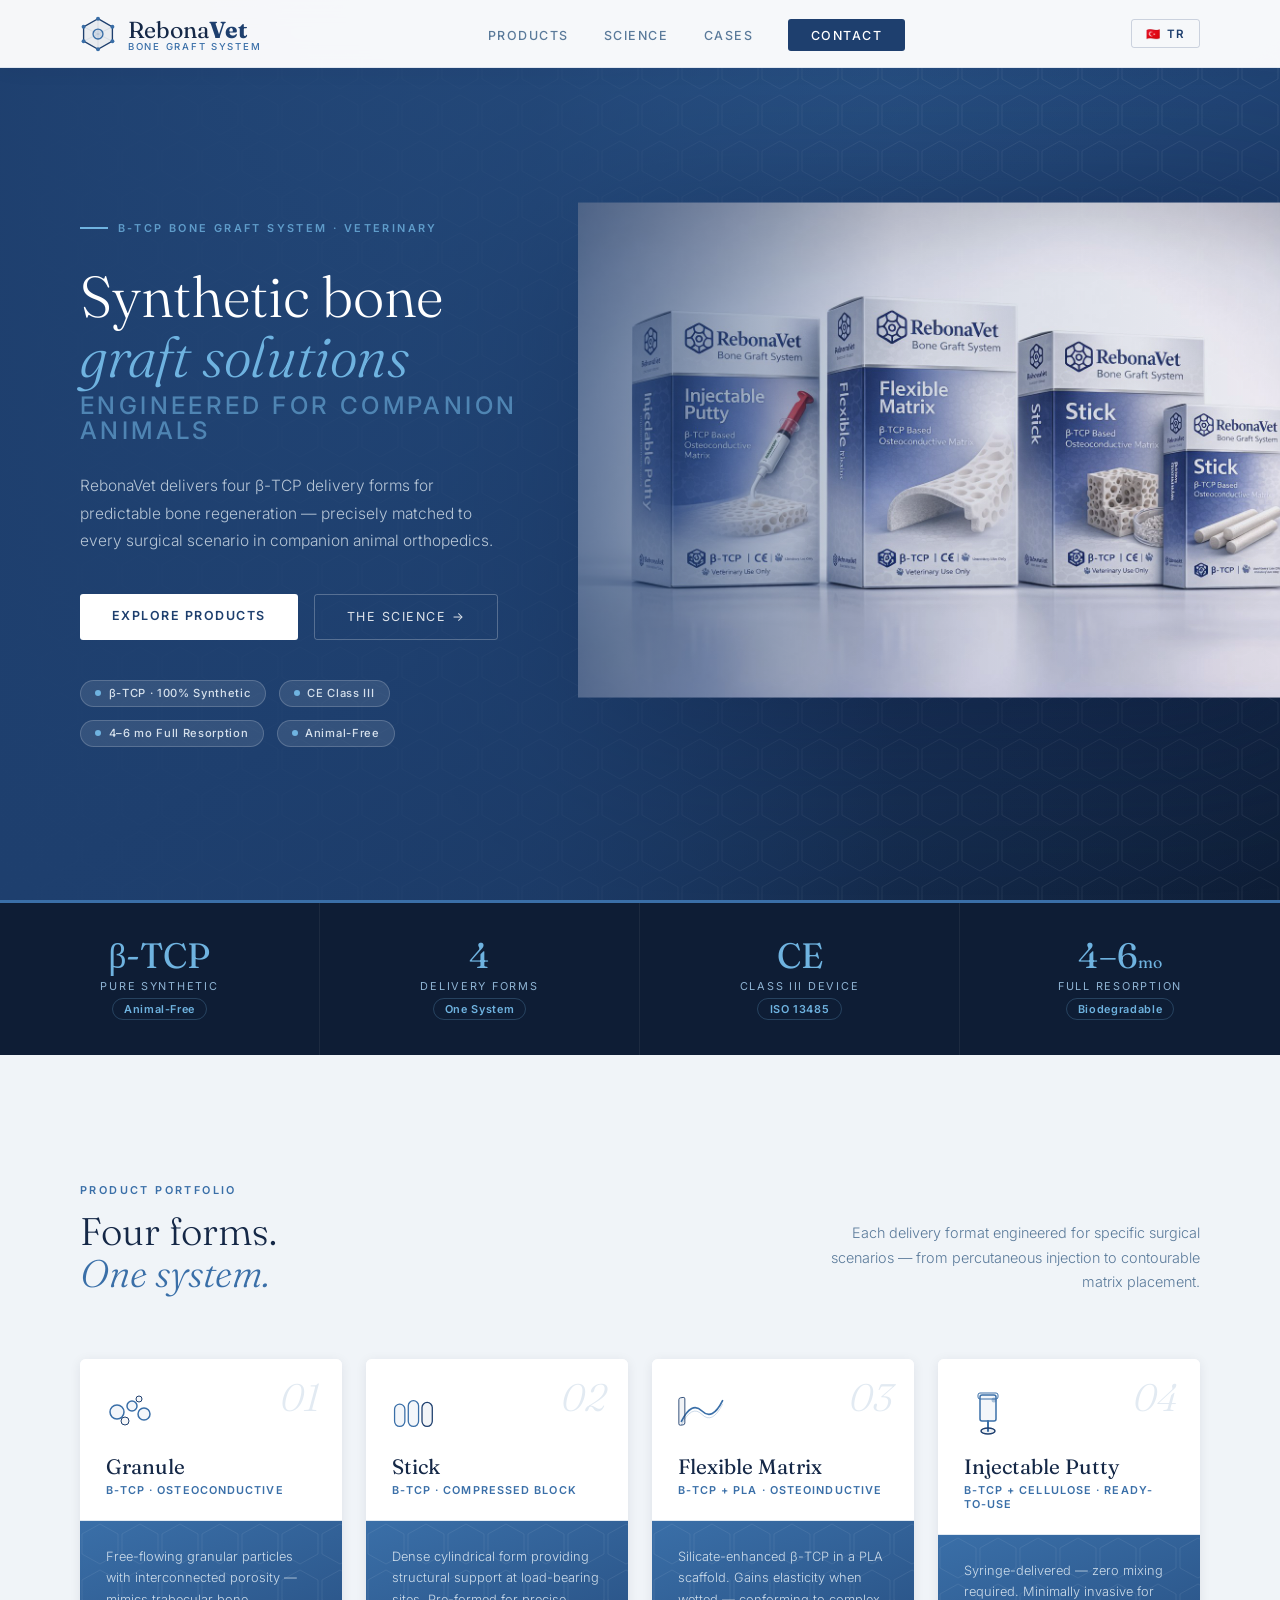
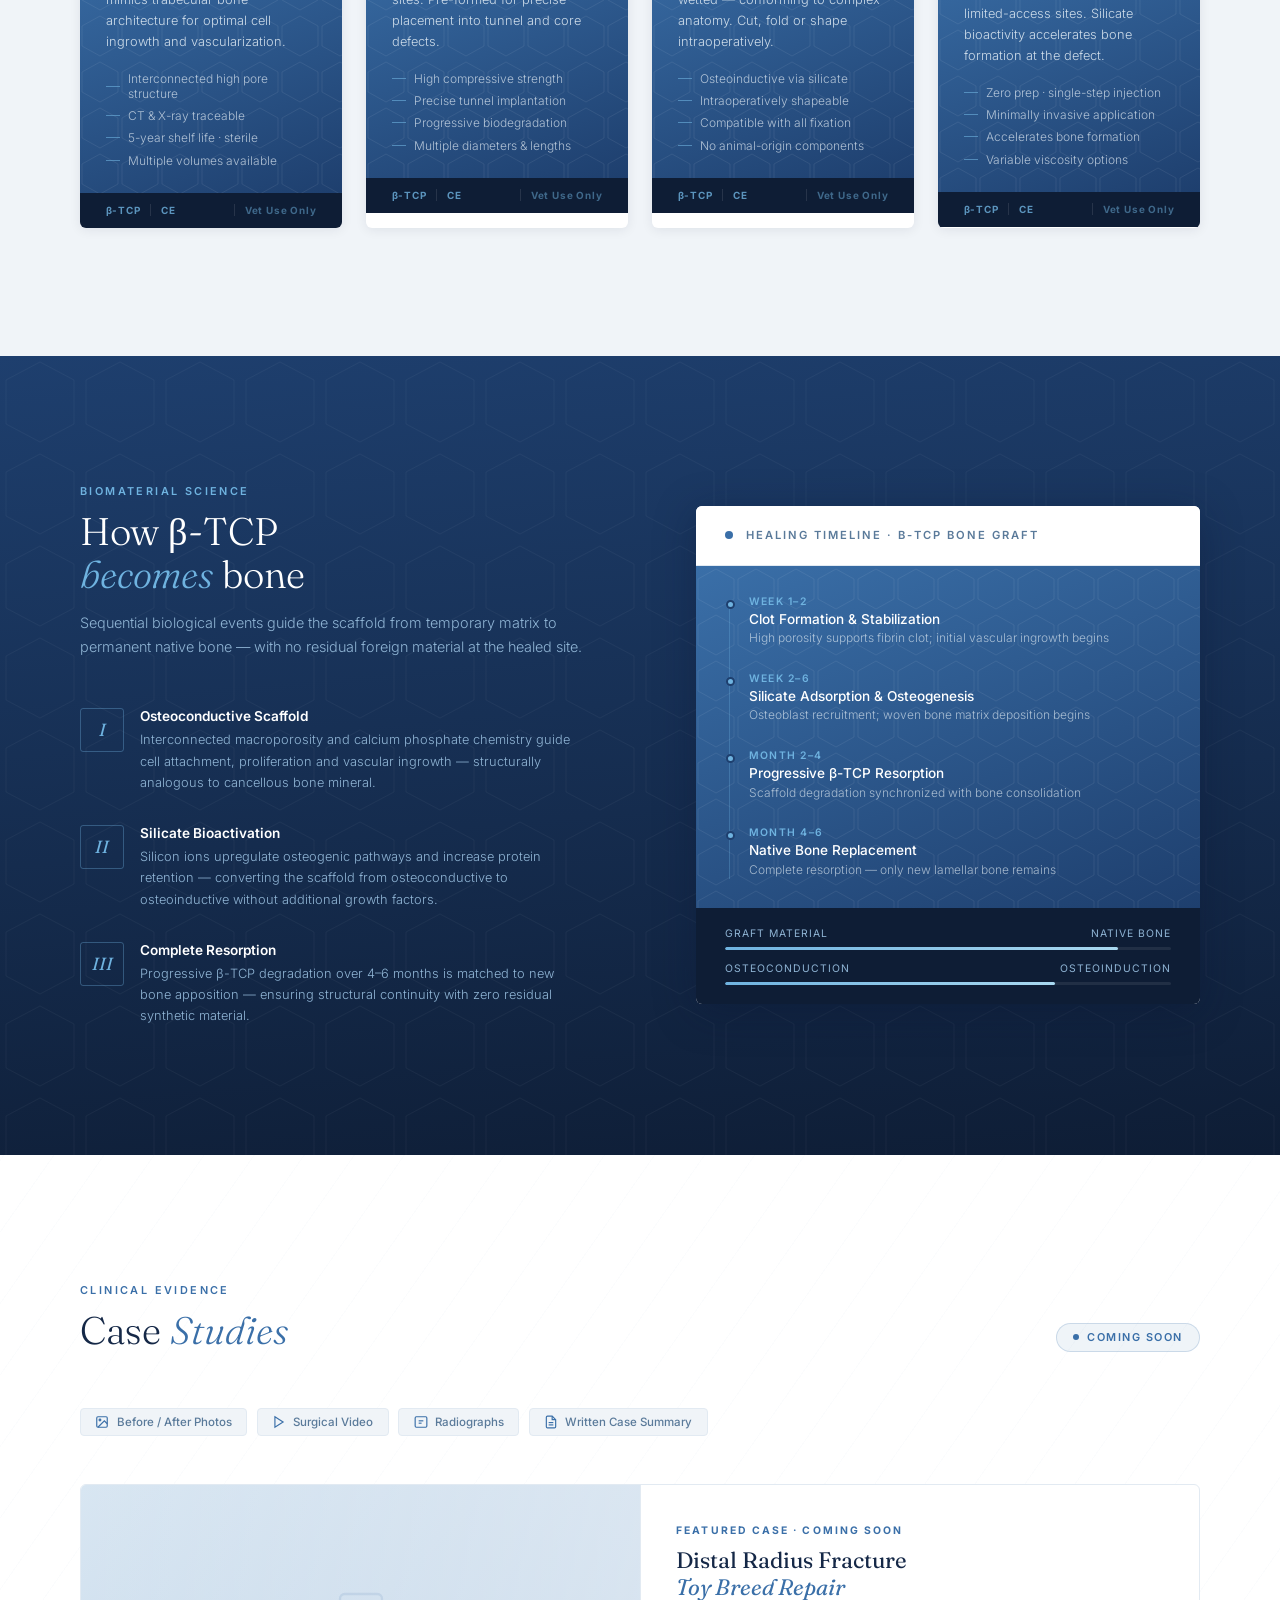
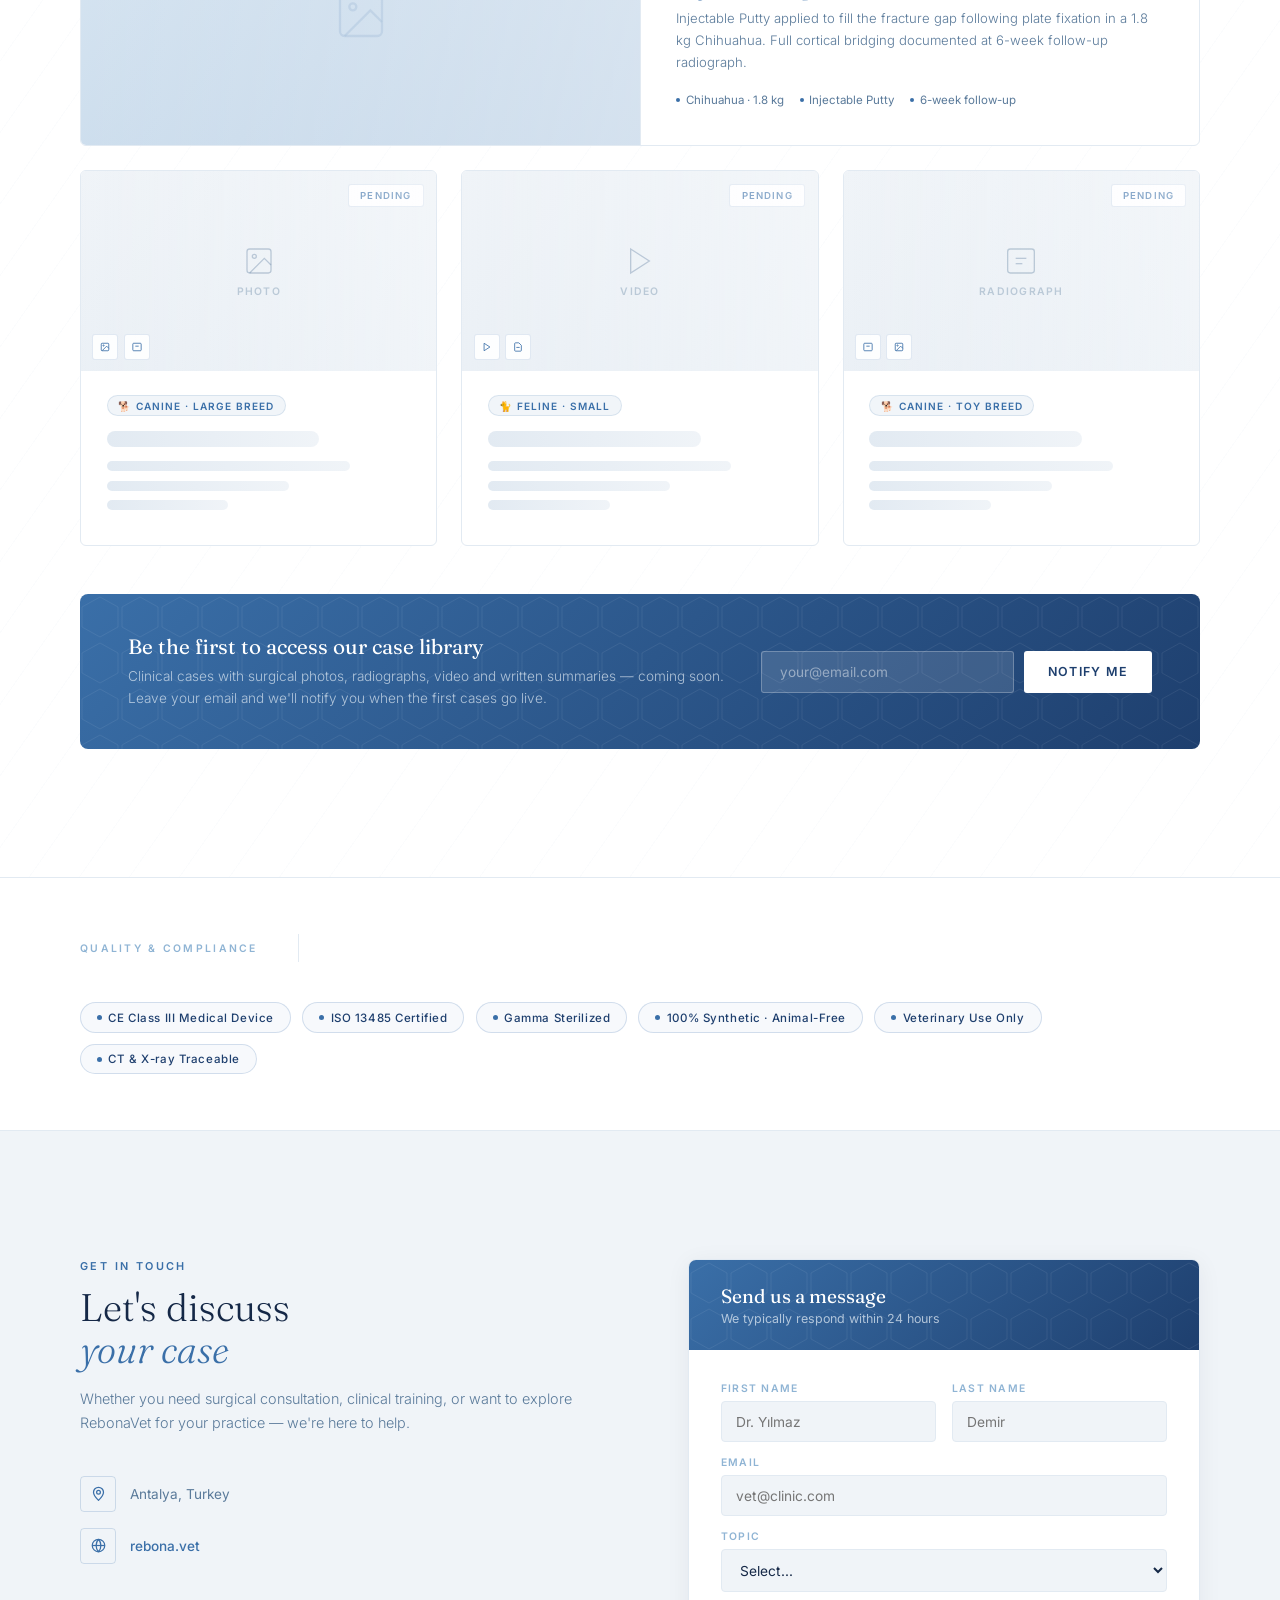
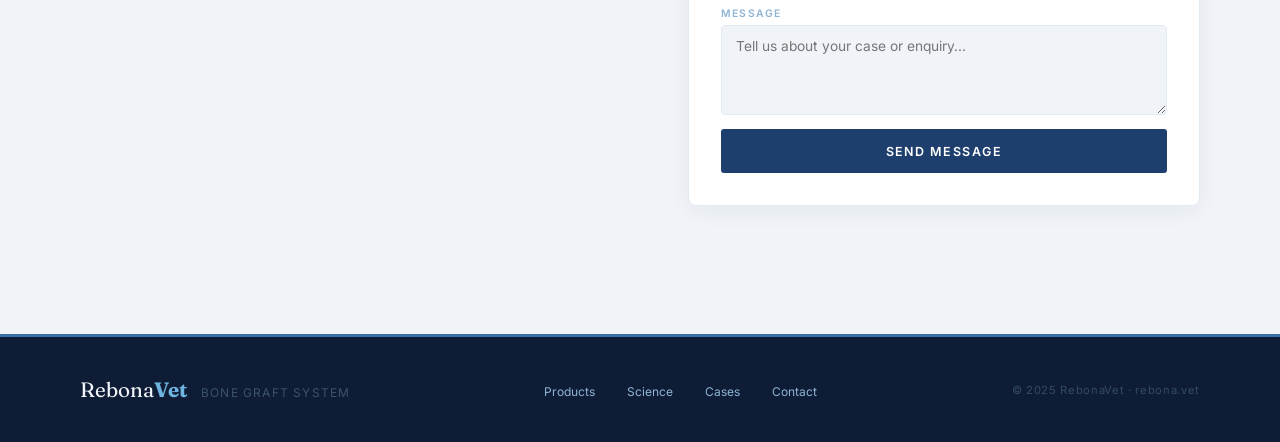
<file: rebonavet-v6.html>
<!DOCTYPE html>
<html lang="en">
<head>
<meta charset="UTF-8">
<meta name="viewport" content="width=device-width, initial-scale=1.0">
<title>RebonaVet — Bone Graft System</title>
<link href="https://fonts.googleapis.com/css2?family=Inter:wght@300;400;500;600;700&family=Fraunces:ital,wght@0,300;0,400;0,700;1,300;1,400&display=swap" rel="stylesheet">
<style>
:root {
  --white:       #ffffff;
  --off-white:   #f0f4f8;
  --silver:      #e2eaf2;
  --blue-lo:     #3a6fa8;
  --blue-hi:     #1e3f6e;
  --navy:        #152847;
  --navy-deep:   #0e1d35;
  --sky:         #6fb3e0;
  --text-dim:    #8fb4d4;
  --mid:         #5a7a9a;
  --hex-pat: url("data:image/svg+xml,%3Csvg xmlns='http://www.w3.org/2000/svg' width='40' height='46'%3E%3Cpolygon points='20,3 38,13 38,33 20,43 2,33 2,13' fill='none' stroke='rgba(255,255,255,0.07)' stroke-width='1'/%3E%3C/svg%3E");
}
*,*::before,*::after{box-sizing:border-box;margin:0;padding:0}
html{scroll-behavior:smooth}
body{font-family:'Inter',sans-serif;background:var(--off-white);color:var(--navy);overflow-x:hidden}

/* ── NAV ── */
nav{
  position:fixed;top:0;left:0;right:0;z-index:100;
  display:flex;align-items:center;justify-content:space-between;
  padding:0 5rem;height:68px;
  background:rgba(255,255,255,0.96);
  backdrop-filter:blur(12px);
  border-bottom:1px solid rgba(58,111,168,0.12);
  box-shadow:0 1px 20px rgba(14,29,53,0.06);
}
.nav-brand{display:flex;align-items:center;gap:.75rem;text-decoration:none}
.brand-text{font-family:'Fraunces',serif;font-size:1.45rem;font-weight:400;color:var(--navy)}
.brand-text b{font-weight:700;color:var(--blue-hi)}
.brand-sub{font-size:.6rem;letter-spacing:.18em;text-transform:uppercase;color:var(--blue-lo);font-weight:500;display:block;margin-top:-3px}
.nav-links{display:flex;gap:2.2rem;list-style:none;align-items:center}
.nav-links a{text-decoration:none;color:var(--mid);font-size:.78rem;letter-spacing:.12em;text-transform:uppercase;font-weight:500;transition:color .25s}
.nav-links a:hover{color:var(--blue-hi)}
.nav-cta{background:var(--blue-hi)!important;color:#fff!important;padding:.55rem 1.4rem;border-radius:3px;transition:background .25s!important}
.nav-cta:hover{background:var(--blue-lo)!important}

/* ── HERO — full-width cinematic ── */
.hero{
  min-height:100vh;
  padding-top:68px;
  position:relative;
  overflow:hidden;
  display:flex;
  align-items:stretch;
}

/* background: full blue gradient */
.hero-bg{
  position:absolute;inset:0;
  background:linear-gradient(150deg,var(--blue-lo) 0%,var(--blue-hi) 55%,var(--navy-deep) 100%);
}
.hero-bg::after{
  content:'';position:absolute;inset:0;
  background-image:var(--hex-pat);
  background-size:40px 46px;
}

/* large translucent box image on right */
.hero-img-bg{
  position:absolute;
  right:-40px;top:50%;
  transform:translateY(-50%);
  width:58%;
  z-index:1;
  opacity:.92;
  filter:drop-shadow(0 30px 80px rgba(10,20,50,.5));
  transition:transform .6s ease;
}
.hero-img-bg:hover{transform:translateY(-52%) scale(1.02)}

/* subtle dark gradient over image on right so it blends */
.hero-vignette{
  position:absolute;inset:0;
  background:linear-gradient(90deg,
    rgba(30,63,110,.98) 0%,
    rgba(30,63,110,.7) 42%,
    rgba(30,63,110,.1) 70%,
    transparent 100%);
  z-index:2;
}

/* content on left */
.hero-content{
  position:relative;z-index:3;
  max-width:600px;
  padding:6rem 5rem;
  display:flex;flex-direction:column;justify-content:center;
}

.hero-eyebrow{
  display:flex;align-items:center;gap:.6rem;
  font-size:.68rem;letter-spacing:.22em;text-transform:uppercase;
  color:rgba(111,179,224,.8);font-weight:600;margin-bottom:2rem;
  animation:fadeUp .8s ease both;
}
.hero-eyebrow::before{content:'';width:28px;height:1.5px;background:var(--sky)}

@keyframes fadeUp{from{opacity:0;transform:translateY(22px)}to{opacity:1;transform:translateY(0)}}

.hero h1{
  font-family:'Fraunces',serif;
  font-size:clamp(3rem,4.5vw,5.2rem);
  font-weight:300;line-height:1.03;
  color:#fff;margin-bottom:1.8rem;
  animation:fadeUp .8s .1s ease both;
}
.hero h1 em{font-style:italic;color:var(--sky)}
.hero h1 .sub-line{
  display:block;font-family:'Inter',sans-serif;
  font-size:.42em;font-weight:500;letter-spacing:.14em;
  text-transform:uppercase;color:rgba(111,179,224,.6);margin-top:.5rem;
}

.hero-p{
  font-size:.97rem;color:rgba(232,241,248,.75);line-height:1.75;
  font-weight:300;max-width:420px;margin-bottom:2.5rem;
  animation:fadeUp .8s .2s ease both;
}

.hero-btns{display:flex;gap:1rem;flex-wrap:wrap;animation:fadeUp .8s .3s ease both}

.btn-white{
  background:#fff;color:var(--blue-hi);
  padding:.9rem 2rem;border:none;border-radius:3px;
  font-family:'Inter',sans-serif;font-size:.78rem;font-weight:600;
  letter-spacing:.12em;text-transform:uppercase;
  cursor:pointer;text-decoration:none;display:inline-block;
  transition:all .3s;
}
.btn-white:hover{background:var(--sky);color:#fff;transform:translateY(-2px);box-shadow:0 8px 24px rgba(10,20,50,.25)}

.btn-ghost-w{
  background:transparent;color:rgba(255,255,255,.85);
  padding:.9rem 2rem;border:1.5px solid rgba(255,255,255,.25);border-radius:3px;
  font-family:'Inter',sans-serif;font-size:.78rem;font-weight:400;
  letter-spacing:.12em;text-transform:uppercase;
  cursor:pointer;text-decoration:none;display:inline-block;transition:all .3s;
}
.btn-ghost-w:hover{border-color:rgba(255,255,255,.6);background:rgba(255,255,255,.08)}

/* hero pills */
.hero-pills{
  display:flex;gap:.8rem;flex-wrap:wrap;margin-top:2.5rem;
  animation:fadeUp .8s .4s ease both;
}
.h-pill{
  display:flex;align-items:center;gap:.45rem;
  background:rgba(255,255,255,.1);border:1px solid rgba(255,255,255,.18);
  border-radius:20px;padding:.35rem .9rem;
  font-size:.7rem;font-weight:500;color:rgba(232,241,248,.9);
  letter-spacing:.06em;backdrop-filter:blur(4px);
}
.h-pill-dot{width:6px;height:6px;border-radius:50%;background:var(--sky);flex-shrink:0}

/* ── STATS ── */
.stats{
  background:var(--navy-deep);
  display:grid;grid-template-columns:repeat(4,1fr);
  border-top:3px solid var(--blue-lo);
}
.stat{padding:2.2rem 2rem;text-align:center;border-right:1px solid rgba(255,255,255,.06)}
.stat:last-child{border-right:none}
.stat-val{font-family:'Fraunces',serif;font-size:2.2rem;font-weight:400;color:var(--sky);line-height:1;margin-bottom:.35rem}
.stat-lbl{font-size:.68rem;letter-spacing:.16em;text-transform:uppercase;color:var(--text-dim)}
.stat-badge{display:inline-flex;align-items:center;gap:.4rem;border:1px solid rgba(111,179,224,.25);padding:.2rem .7rem;border-radius:20px;font-size:.68rem;font-weight:600;color:var(--sky);letter-spacing:.06em;margin-top:.3rem}

/* ── PRODUCTS ── */
.products{padding:8rem 5rem;background:var(--off-white)}
.sec-header{display:flex;align-items:flex-end;justify-content:space-between;margin-bottom:4rem;flex-wrap:wrap;gap:2rem}
.sec-tag{font-size:.68rem;letter-spacing:.22em;text-transform:uppercase;color:var(--blue-lo);font-weight:600;display:block;margin-bottom:.8rem}
.sec-title{font-family:'Fraunces',serif;font-size:clamp(1.8rem,3vw,2.8rem);font-weight:300;color:var(--navy);line-height:1.1}
.sec-title em{font-style:italic;color:var(--blue-lo)}
.sec-desc{font-size:.9rem;color:var(--mid);line-height:1.7;font-weight:300;max-width:380px;text-align:right}

.product-cards{display:grid;grid-template-columns:repeat(4,1fr);gap:1.5rem}
.pcard{border-radius:6px;overflow:hidden;box-shadow:0 2px 12px rgba(14,29,53,.08);transition:transform .35s,box-shadow .35s;background:#fff}
.pcard:hover{transform:translateY(-8px);box-shadow:0 16px 48px rgba(14,29,53,.16)}
.pcard-top{background:#fff;padding:1.8rem 1.6rem 1.4rem;border-bottom:1px solid var(--silver);position:relative}
.pcard-icon{width:48px;height:48px;margin-bottom:1rem}
.pcard-num{position:absolute;top:1.2rem;right:1.4rem;font-family:'Fraunces',serif;font-size:2.4rem;font-weight:300;font-style:italic;color:var(--silver);line-height:1}
.pcard-name{font-family:'Fraunces',serif;font-size:1.3rem;font-weight:400;color:var(--navy);line-height:1.15;margin-bottom:.25rem}
.pcard-formula{font-size:.68rem;font-weight:600;color:var(--blue-lo);letter-spacing:.1em;text-transform:uppercase}
.pcard-body{background:linear-gradient(160deg,#3a6fa8 0%,#1e3f6e 100%);padding:1.6rem;position:relative;overflow:hidden}
.pcard-body::before{content:'';position:absolute;inset:0;background-image:var(--hex-pat);background-size:40px 46px}
.pcard-desc{font-size:.8rem;color:rgba(232,241,248,.85);line-height:1.65;font-weight:300;margin-bottom:1.2rem;position:relative;z-index:1}
.pcard-feats{list-style:none;display:flex;flex-direction:column;gap:.45rem;position:relative;z-index:1}
.pcard-feats li{display:flex;align-items:center;gap:.55rem;font-size:.75rem;color:rgba(232,241,248,.7);font-weight:300}
.pcard-feats li::before{content:'';width:14px;height:1px;background:rgba(111,179,224,.6);flex-shrink:0}
.pcard-foot{background:var(--navy-deep);padding:.7rem 1.6rem;display:flex;align-items:center;gap:.6rem}
.pcard-badge{display:flex;align-items:center;gap:.3rem;font-size:.62rem;font-weight:700;color:rgba(111,179,224,.8);letter-spacing:.08em}
.pcard-badge+.pcard-badge{padding-left:.6rem;border-left:1px solid rgba(255,255,255,.1)}

/* ── SCIENCE ── */
.science{background:linear-gradient(175deg,var(--blue-hi) 0%,var(--navy-deep) 100%);padding:8rem 5rem;position:relative;overflow:hidden}
.science::before{content:'';position:absolute;inset:0;background-image:url("data:image/svg+xml,%3Csvg xmlns='http://www.w3.org/2000/svg' width='80' height='92'%3E%3Cpolygon points='40,6 74,24 74,68 40,86 6,68 6,24' fill='none' stroke='rgba(255,255,255,0.04)' stroke-width='1'/%3E%3C/svg%3E");background-size:80px 92px}
.science-inner{position:relative;z-index:1;display:grid;grid-template-columns:1fr 1fr;gap:7rem;align-items:center;max-width:1300px;margin:0 auto}
.science .sec-title{color:#fff}
.science .sec-title em{color:var(--sky)}
.science .sec-tag{color:var(--sky)}
.sci-points{margin-top:3rem;display:flex;flex-direction:column;gap:2rem}
.sci-pt{display:grid;grid-template-columns:44px 1fr;gap:1rem;align-items:flex-start}
.sci-pt-n{width:44px;height:44px;border:1px solid rgba(111,179,224,.35);border-radius:3px;display:flex;align-items:center;justify-content:center;font-family:'Fraunces',serif;font-size:1.1rem;font-style:italic;color:var(--sky);flex-shrink:0}
.sci-pt-txt h4{font-size:.85rem;font-weight:600;color:#fff;margin-bottom:.35rem}
.sci-pt-txt p{font-size:.8rem;color:var(--text-dim);line-height:1.65;font-weight:300}

.timeline-card{background:rgba(255,255,255,.97);border-radius:6px;overflow:hidden;box-shadow:0 8px 40px rgba(10,20,50,.35)}
.tc-header{background:#fff;padding:1.4rem 1.8rem;border-bottom:1px solid var(--silver);display:flex;align-items:center;gap:.8rem}
.tc-header-dot{width:8px;height:8px;border-radius:50%;background:var(--blue-lo)}
.tc-header-title{font-size:.7rem;letter-spacing:.18em;text-transform:uppercase;color:var(--mid);font-weight:600}
.tc-body{background:linear-gradient(160deg,#3a6fa8,#1e3f6e);padding:1.8rem;position:relative}
.tc-body::before{content:'';position:absolute;inset:0;background-image:var(--hex-pat);background-size:40px 46px}
.tl{position:relative;z-index:1;padding-left:1.5rem}
.tl::before{content:'';position:absolute;left:4px;top:6px;bottom:0;width:1px;background:rgba(111,179,224,.3)}
.tl-item{position:relative;padding-bottom:1.5rem}
.tl-item:last-child{padding-bottom:0}
.tl-dot{position:absolute;left:-1.45rem;top:5px;width:9px;height:9px;border-radius:50%;background:var(--sky);border:2px solid var(--blue-hi)}
.tl-t{font-size:.65rem;color:var(--sky);letter-spacing:.12em;text-transform:uppercase;font-weight:600;margin-bottom:.2rem}
.tl-e{font-size:.85rem;color:#fff;font-weight:500;margin-bottom:.15rem}
.tl-d{font-size:.75rem;color:rgba(232,241,248,.65);line-height:1.55;font-weight:300}
.tc-foot{background:var(--navy-deep);padding:1.2rem 1.8rem}
.rz-row{margin-bottom:.8rem}.rz-row:last-child{margin-bottom:0}
.rz-lbl-row{display:flex;justify-content:space-between;font-size:.65rem;letter-spacing:.1em;text-transform:uppercase;color:var(--text-dim);margin-bottom:.4rem}
.rz-bar{height:3px;background:rgba(255,255,255,.08);border-radius:2px;overflow:hidden}
.rz-fill{height:100%;background:linear-gradient(90deg,var(--sky),#a8d8f0);border-radius:2px;animation:rz 2s ease forwards;width:0}
@keyframes rz{to{width:var(--w)}}

/* ═══════════════════════════════════════
   CASE STUDIES SECTION
═══════════════════════════════════════ */
.cases{
  padding:8rem 5rem;
  background:var(--white);
  position:relative;
  overflow:hidden;
}

/* subtle diagonal stripe bg */
.cases::before{
  content:'';position:absolute;inset:0;
  background:repeating-linear-gradient(
    -55deg,
    transparent,transparent 40px,
    rgba(58,111,168,.02) 40px,rgba(58,111,168,.02) 41px
  );
}

.cases-inner{position:relative;z-index:1;max-width:1300px;margin:0 auto}

.cases-header{
  display:grid;grid-template-columns:1fr auto;align-items:end;
  gap:2rem;margin-bottom:3.5rem;
}

.coming-pill{
  display:inline-flex;align-items:center;gap:.5rem;
  background:rgba(58,111,168,.08);
  border:1px solid rgba(58,111,168,.2);
  border-radius:20px;padding:.4rem 1rem;
  font-size:.68rem;letter-spacing:.14em;text-transform:uppercase;
  color:var(--blue-lo);font-weight:600;white-space:nowrap;
}
.coming-pill::before{
  content:'';width:6px;height:6px;border-radius:50%;
  background:var(--blue-lo);
  animation:blink 2s ease infinite;
}
@keyframes blink{0%,100%{opacity:1}50%{opacity:.25}}

/* format icons row */
.format-tags{
  display:flex;gap:.6rem;flex-wrap:wrap;margin-bottom:3rem;
}
.fmt-tag{
  display:flex;align-items:center;gap:.45rem;
  border:1px solid var(--silver);
  border-radius:4px;padding:.4rem .9rem;
  font-size:.72rem;color:var(--mid);font-weight:500;
  background:var(--off-white);
  transition:all .25s;
}
.fmt-tag:hover{border-color:var(--blue-lo);color:var(--blue-hi);background:rgba(58,111,168,.04)}
.fmt-tag svg{flex-shrink:0;color:var(--blue-lo)}

/* skeleton cards grid */
.cases-grid{
  display:grid;
  grid-template-columns:repeat(3,1fr);
  gap:1.5rem;
  margin-bottom:3rem;
}

.case-card{
  border-radius:6px;overflow:hidden;
  border:1px solid var(--silver);
  background:#fff;
  transition:box-shadow .3s,transform .3s;
  position:relative;
}
.case-card:hover{
  box-shadow:0 12px 40px rgba(14,29,53,.1);
  transform:translateY(-4px);
}

/* image placeholder area */
.cc-img{
  height:200px;
  background:linear-gradient(135deg,var(--off-white) 0%,var(--silver) 100%);
  position:relative;overflow:hidden;
  display:flex;align-items:center;justify-content:center;
}

/* skeleton shimmer */
.cc-img::after{
  content:'';
  position:absolute;inset:0;
  background:linear-gradient(90deg,transparent 0%,rgba(255,255,255,.5) 50%,transparent 100%);
  background-size:200% 100%;
  animation:shimmer 2s ease infinite;
}
@keyframes shimmer{
  0%{background-position:-200% 0}
  100%{background-position:200% 0}
}

.cc-img-icon{
  z-index:1;position:relative;
  display:flex;flex-direction:column;align-items:center;gap:.5rem;
  color:rgba(90,122,154,.35);
}
.cc-img-icon span{font-size:.65rem;letter-spacing:.12em;text-transform:uppercase;font-weight:600}

/* multi-format indicator */
.cc-formats{
  position:absolute;bottom:.7rem;left:.7rem;
  display:flex;gap:.35rem;z-index:2;
}
.cc-fmt-dot{
  width:26px;height:26px;border-radius:3px;
  background:rgba(255,255,255,.9);
  border:1px solid rgba(58,111,168,.15);
  display:flex;align-items:center;justify-content:center;
  color:var(--blue-lo);
}

/* body */
.cc-body{padding:1.4rem 1.6rem 1.6rem}

/* skeleton lines */
.sk-line{
  height:10px;border-radius:20px;
  background:linear-gradient(90deg,var(--silver) 0%,var(--off-white) 50%,var(--silver) 100%);
  background-size:200% 100%;
  animation:shimmer 2s ease infinite;
  margin-bottom:.6rem;
}
.sk-line.wide{width:80%}
.sk-line.mid{width:60%}
.sk-line.short{width:40%}
.sk-line.title{height:16px;width:70%;margin-bottom:.9rem}

.cc-species{
  display:inline-flex;align-items:center;gap:.35rem;
  background:rgba(58,111,168,.07);
  border:1px solid rgba(58,111,168,.14);
  border-radius:20px;padding:.22rem .65rem;
  font-size:.63rem;font-weight:600;letter-spacing:.1em;text-transform:uppercase;
  color:var(--blue-lo);margin-bottom:.9rem;
}

.cc-pending{
  position:absolute;top:.8rem;right:.8rem;
  background:rgba(255,255,255,.92);border:1px solid rgba(58,111,168,.2);
  border-radius:3px;padding:.3rem .7rem;
  font-size:.6rem;letter-spacing:.12em;text-transform:uppercase;
  font-weight:600;color:var(--blue-lo);
  backdrop-filter:blur(4px);
}

/* FEATURED wide card */
.case-card-wide{
  grid-column:1 / -1;
  display:grid;grid-template-columns:1fr 1fr;
  border-radius:6px;overflow:hidden;
  border:1px solid var(--silver);background:#fff;
  transition:box-shadow .3s,transform .3s;
}
.case-card-wide:hover{box-shadow:0 12px 40px rgba(14,29,53,.1);transform:translateY(-4px)}
.cc-wide-img{
  height:260px;
  background:linear-gradient(135deg,#d8e6f2 0%,#b8cee4 100%);
  position:relative;overflow:hidden;
  display:flex;align-items:center;justify-content:center;
  color:rgba(58,111,168,.4);
}
.cc-wide-img::after{
  content:'';position:absolute;inset:0;
  background:linear-gradient(90deg,transparent,rgba(255,255,255,.4),transparent);
  background-size:200% 100%;
  animation:shimmer 2.5s ease infinite;
}
.cc-wide-body{
  padding:2rem 2.2rem;
  display:flex;flex-direction:column;justify-content:center;
  border-left:1px solid var(--silver);
}
.cc-wide-tag{
  font-size:.65rem;letter-spacing:.2em;text-transform:uppercase;
  color:var(--blue-lo);font-weight:700;margin-bottom:.6rem;
}
.cc-wide-title{
  font-family:'Fraunces',serif;font-size:1.4rem;font-weight:400;
  color:var(--navy);margin-bottom:.5rem;line-height:1.2;
}
.cc-wide-title em{font-style:italic;color:var(--blue-lo)}
.cc-wide-desc{
  font-size:.82rem;color:var(--mid);line-height:1.65;
  font-weight:300;margin-bottom:1.2rem;
}
.cc-wide-meta{
  display:flex;gap:1rem;flex-wrap:wrap;
}
.cc-meta-item{
  display:flex;align-items:center;gap:.35rem;
  font-size:.72rem;color:var(--mid);font-weight:400;
}
.cc-meta-dot{width:4px;height:4px;border-radius:50%;background:var(--blue-lo)}

/* notify box */
.cases-notify{
  background:linear-gradient(135deg,var(--blue-lo),var(--blue-hi));
  border-radius:8px;padding:2.5rem 3rem;
  display:grid;grid-template-columns:1fr auto;
  align-items:center;gap:2rem;
  position:relative;overflow:hidden;
}
.cases-notify::before{
  content:'';position:absolute;inset:0;
  background-image:var(--hex-pat);background-size:40px 46px;
}
.notify-text{position:relative;z-index:1}
.notify-text h3{
  font-family:'Fraunces',serif;font-size:1.3rem;font-weight:400;
  color:#fff;margin-bottom:.4rem;
}
.notify-text p{font-size:.85rem;color:rgba(232,241,248,.7);font-weight:300;line-height:1.6}
.notify-form{
  position:relative;z-index:1;
  display:flex;gap:.6rem;
}
.notify-input{
  background:rgba(255,255,255,.12);
  border:1px solid rgba(255,255,255,.25);
  border-radius:3px;
  padding:.75rem 1.1rem;
  color:#fff;font-family:'Inter',sans-serif;font-size:.85rem;
  outline:none;min-width:220px;
  transition:border-color .25s;
}
.notify-input::placeholder{color:rgba(255,255,255,.45)}
.notify-input:focus{border-color:rgba(255,255,255,.6)}
.notify-btn{
  background:#fff;color:var(--blue-hi);
  padding:.75rem 1.5rem;border:none;border-radius:3px;
  font-family:'Inter',sans-serif;font-size:.78rem;font-weight:600;
  letter-spacing:.1em;text-transform:uppercase;
  cursor:pointer;white-space:nowrap;transition:all .25s;
}
.notify-btn:hover{background:var(--sky);color:#fff}

/* ── QUALITY ── */
.quality{background:var(--white);padding:3.5rem 5rem;border-top:1px solid var(--silver);border-bottom:1px solid var(--silver)}
.quality-inner{display:flex;align-items:center;gap:2.5rem;flex-wrap:wrap;max-width:1300px;margin:0 auto}
.q-lbl{font-size:.65rem;letter-spacing:.22em;text-transform:uppercase;color:var(--text-dim);font-weight:600;white-space:nowrap}
.q-sep{width:1px;height:28px;background:var(--silver);flex-shrink:0}
.q-badges{display:flex;gap:.7rem;flex-wrap:wrap}
.q-b{display:flex;align-items:center;gap:.4rem;border:1px solid rgba(58,111,168,.2);padding:.45rem 1rem;border-radius:20px;font-size:.72rem;color:var(--blue-hi);font-weight:500;letter-spacing:.05em;background:rgba(58,111,168,.04);transition:all .25s}
.q-b:hover{background:rgba(58,111,168,.1);border-color:var(--blue-lo)}
.q-b-dot{width:5px;height:5px;border-radius:50%;background:var(--blue-lo)}

/* ── CONTACT ── */
.contact{padding:8rem 5rem;background:var(--off-white);display:grid;grid-template-columns:1fr 1fr;gap:6rem;max-width:1400px;margin:0 auto;align-items:start}
.contact-details{margin-top:2.5rem;display:flex;flex-direction:column;gap:1rem}
.c-det{display:flex;align-items:center;gap:.9rem;font-size:.85rem;color:var(--mid)}
.c-det-icon{width:36px;height:36px;border:1px solid rgba(58,111,168,.2);border-radius:4px;display:flex;align-items:center;justify-content:center;flex-shrink:0;color:var(--blue-lo)}
.c-det a{color:var(--blue-lo);text-decoration:none;font-weight:500}
.form-box{background:#fff;border:1px solid var(--silver);border-radius:8px;overflow:hidden;box-shadow:0 4px 24px rgba(14,29,53,.06)}
.form-box-head{background:linear-gradient(135deg,var(--blue-lo),var(--blue-hi));padding:1.5rem 2rem;position:relative;overflow:hidden}
.form-box-head::before{content:'';position:absolute;inset:0;background-image:var(--hex-pat);background-size:40px 46px}
.form-box-head h3{font-family:'Fraunces',serif;font-size:1.2rem;font-weight:400;color:#fff;position:relative;z-index:1}
.form-box-head p{font-size:.78rem;color:rgba(232,241,248,.7);position:relative;z-index:1;margin-top:.2rem}
.form-box-body{padding:2rem}
.form-row{display:grid;grid-template-columns:1fr 1fr;gap:1rem}
.fg{display:flex;flex-direction:column;gap:.35rem;margin-bottom:.9rem}
.fg label{font-size:.65rem;letter-spacing:.12em;text-transform:uppercase;color:var(--text-dim);font-weight:600}
.fg input,.fg select,.fg textarea{background:var(--off-white);border:1px solid var(--silver);border-radius:4px;padding:.72rem .9rem;color:var(--navy);font-family:'Inter',sans-serif;font-size:.86rem;outline:none;transition:border-color .25s;width:100%}
.fg input:focus,.fg select:focus,.fg textarea:focus{border-color:var(--blue-lo);box-shadow:0 0 0 3px rgba(58,111,168,.08)}
.fg textarea{resize:vertical;min-height:90px}
.fg select option{background:#fff}
.btn-blue{background:var(--blue-hi);color:#fff;padding:.9rem 2rem;border:none;border-radius:3px;font-family:'Inter',sans-serif;font-size:.78rem;font-weight:600;letter-spacing:.12em;text-transform:uppercase;cursor:pointer;text-decoration:none;display:inline-block;transition:all .3s}
.btn-blue:hover{background:var(--blue-lo);transform:translateY(-2px);box-shadow:0 8px 24px rgba(30,63,110,.25)}

/* ── FOOTER ── */
footer{background:var(--navy-deep);border-top:3px solid var(--blue-lo);padding:2.5rem 5rem;display:flex;align-items:center;justify-content:space-between;flex-wrap:wrap;gap:1.5rem}
.ft-logo{font-family:'Fraunces',serif;font-size:1.3rem;color:var(--off-white);font-weight:400}
.ft-logo b{color:var(--sky)}
.ft-links{display:flex;gap:2rem;list-style:none}
.ft-links a{text-decoration:none;color:var(--text-dim);font-size:.75rem;transition:color .25s}
.ft-links a:hover{color:var(--sky)}
.ft-copy{font-size:.7rem;color:rgba(143,180,212,.3);letter-spacing:.06em}

/* ── RESPONSIVE ── */
@media(max-width:1100px){
  nav{padding:0 2rem}
  .nav-links{display:none}
  .hero-content{padding:4rem 2rem}
  .hero-img-bg{width:75%;opacity:.4}
  .stats{grid-template-columns:repeat(2,1fr)}
  .products,.science,.cases{padding:5rem 2rem}
  .product-cards{grid-template-columns:repeat(2,1fr)}
  .sec-header{flex-direction:column;align-items:flex-start}
  .sec-desc{text-align:left}
  .science-inner{grid-template-columns:1fr;gap:3rem}
  .cases-grid{grid-template-columns:1fr 1fr}
  .case-card-wide{grid-template-columns:1fr;grid-column:auto}
  .cc-wide-img{height:200px}
  .cases-notify{grid-template-columns:1fr;gap:1.5rem}
  .notify-form{flex-direction:column}
  .notify-input{min-width:auto}
  .contact{grid-template-columns:1fr;padding:5rem 2rem;gap:3rem}
  .quality{padding:2.5rem 2rem}
  footer{padding:2rem;flex-direction:column;text-align:center}
  .form-row{grid-template-columns:1fr}
  .cases-header{grid-template-columns:1fr;gap:1rem}
}
@media(max-width:600px){
  .product-cards,.cases-grid{grid-template-columns:1fr}
  .stats{grid-template-columns:1fr 1fr}
}
</style>
</head>
<body>

<!-- NAV -->
<nav>
  <a href="#" class="nav-brand">
    <svg width="36" height="36" viewBox="0 0 40 40" fill="none">
      <polygon points="20,3 36,12 36,28 20,37 4,28 4,12" stroke="#1e3f6e" stroke-width="1.5" fill="rgba(30,63,110,0.06)"/>
      <circle cx="20" cy="20" r="5.5" stroke="#3a6fa8" stroke-width="1.5" fill="rgba(58,111,168,0.12)"/>
      <circle cx="20" cy="3" r="2.2" fill="#3a6fa8"/>
      <circle cx="36" cy="12" r="2.2" fill="#3a6fa8"/>
      <circle cx="36" cy="28" r="2.2" fill="#3a6fa8"/>
      <circle cx="20" cy="37" r="2.2" fill="#3a6fa8"/>
      <circle cx="4" cy="28" r="2.2" fill="#3a6fa8"/>
      <circle cx="4" cy="12" r="2.2" fill="#3a6fa8"/>
      <line x1="20" y1="3" x2="20" y2="37" stroke="rgba(30,63,110,0.2)" stroke-width="0.5"/>
      <line x1="4" y1="12" x2="36" y2="28" stroke="rgba(30,63,110,0.2)" stroke-width="0.5"/>
      <line x1="36" y1="12" x2="4" y2="28" stroke="rgba(30,63,110,0.2)" stroke-width="0.5"/>
    </svg>
    <div>
      <span class="brand-text">Rebona<b>Vet</b></span>
      <span class="brand-sub" data-i18n="brand_sub">Bone Graft System</span>
    </div>
  </a>
  <ul class="nav-links">
    <li><a href="#products" data-i18n="nav_products">Products</a></li>
    <li><a href="#science" data-i18n="nav_science">Science</a></li>
    <li><a href="#cases" data-i18n="nav_cases">Cases</a></li>
    <li><a href="#contact" class="nav-cta" data-i18n="nav_contact">Contact</a></li>
  </ul>
  <button id="lang-btn" onclick="toggleLang()" style="background:transparent;border:1.5px solid rgba(30,63,110,.2);border-radius:3px;padding:.38rem .85rem;font-family:'Inter',sans-serif;font-size:.72rem;font-weight:600;letter-spacing:.1em;color:var(--blue-hi);cursor:pointer;transition:all .25s;display:flex;align-items:center;gap:.4rem;" onmouseover="this.style.background='rgba(30,63,110,.07)'" onmouseout="this.style.background='transparent'"><span id="lang-flag">🇹🇷</span> TR</button>
</nav>

<!-- HERO — sinematik full-width -->
<section class="hero">
  <div class="hero-bg"></div>
  <img class="hero-img-bg" src="[data-uri]" alt="RebonaVet Bone Graft System">
  <div class="hero-vignette"></div>

  <div class="hero-content">
    <div class="hero-eyebrow">β-TCP Bone Graft System · Veterinary</div>

    <h1>
      Synthetic bone<br>
      <em>graft solutions</em>
      <span class="sub-line">engineered for companion animals</span>
    </h1>

    <p class="hero-p">RebonaVet delivers four β-TCP delivery forms for predictable bone regeneration — precisely matched to every surgical scenario in companion animal orthopedics.</p>

    <div class="hero-btns">
      <a href="#products" class="btn-white">Explore Products</a>
      <a href="#science" class="btn-ghost-w" data-i18n="hero_btn_science">The Science →</a>
    </div>

    <div class="hero-pills">
      <div class="h-pill"><div class="h-pill-dot"></div>β-TCP · 100% Synthetic</div>
      <div class="h-pill"><div class="h-pill-dot"></div>CE Class III</div>
      <div class="h-pill"><div class="h-pill-dot"></div><span data-i18n="pill_resorption">4–6 mo Full Resorption</span></div>
      <div class="h-pill"><div class="h-pill-dot"></div><span data-i18n="pill_animal_free">Animal-Free</span></div>
    </div>
  </div>
</section>

<!-- STATS -->
<div class="stats">
  <div class="stat">
    <div class="stat-val">β-TCP</div>
    <div class="stat-lbl" data-i18n="stat_pure_synthetic">Pure Synthetic</div>
    <div class="stat-badge" data-i18n="stat_animal_free">Animal-Free</div>
  </div>
  <div class="stat">
    <div class="stat-val">4</div>
    <div class="stat-lbl" data-i18n="stat_delivery_forms">Delivery Forms</div>
    <div class="stat-badge" data-i18n="stat_one_system">One System</div>
  </div>
  <div class="stat">
    <div class="stat-val">CE</div>
    <div class="stat-lbl" data-i18n="stat_class3">Class III Device</div>
    <div class="stat-badge">ISO 13485</div>
  </div>
  <div class="stat">
    <div class="stat-val">4–6<span style="font-size:1rem">mo</span></div>
    <div class="stat-lbl" data-i18n="stat_resorption">Full Resorption</div>
    <div class="stat-badge" data-i18n="stat_biodegradable">Biodegradable</div>
  </div>
</div>

<!-- PRODUCTS -->
<section class="products" id="products">
  <div class="sec-header">
    <div>
      <span class="sec-tag" data-i18n="sec_products_tag">Product Portfolio</span>
      <h2 class="sec-title"><span data-i18n="sec_products_title">Four forms.</span><br><em data-i18n="sec_products_title_em">One system.</em></h2>
    </div>
    <p class="sec-desc" data-i18n="sec_products_desc">Each delivery format engineered for specific surgical scenarios — from percutaneous injection to contourable matrix placement.</p>
  </div>
  <div class="product-cards">
    <div class="pcard">
      <div class="pcard-top">
        <div class="pcard-num">01</div>
        <svg class="pcard-icon" viewBox="0 0 48 36" fill="none">
          <circle cx="11" cy="19" r="7" stroke="#3a6fa8" stroke-width="1.5" fill="rgba(58,111,168,.06)"/>
          <circle cx="26" cy="13" r="5" stroke="#3a6fa8" stroke-width="1.5" fill="rgba(58,111,168,.06)"/>
          <circle cx="38" cy="21" r="6" stroke="#3a6fa8" stroke-width="1.5" fill="rgba(58,111,168,.06)"/>
          <circle cx="19" cy="28" r="4" stroke="#1e3f6e" stroke-width="1" fill="rgba(30,63,110,.04)"/>
          <circle cx="33" cy="6"  r="3" stroke="#1e3f6e" stroke-width="1" fill="rgba(30,63,110,.04)"/>
        </svg>
        <div class="pcard-name" data-i18n="prod1_name">Granule</div>
        <div class="pcard-formula" data-i18n="prod1_formula">β-TCP · Osteoconductive</div>
      </div>
      <div class="pcard-body">
        <p class="pcard-desc" data-i18n="prod1_desc">Free-flowing granular particles with interconnected porosity — mimics trabecular bone architecture for optimal cell ingrowth and vascularization.</p>
        <ul class="pcard-feats">
          <li>Interconnected high pore structure</li>
          <li>CT &amp; X-ray traceable</li>
          <li>5-year shelf life · sterile</li>
          <li>Multiple volumes available</li>
        </ul>
      </div>
      <div class="pcard-foot">
        <div class="pcard-badge">β-TCP</div>
        <div class="pcard-badge">CE</div>
        <div class="pcard-badge" style="margin-left:auto;color:rgba(111,179,224,.5)">Vet Use Only</div>
      </div>
    </div>
    <div class="pcard">
      <div class="pcard-top">
        <div class="pcard-num">02</div>
        <svg class="pcard-icon" viewBox="0 0 56 36" fill="none">
          <rect x="3"  y="10" width="12" height="26" rx="6" stroke="#3a6fa8" stroke-width="1.5" fill="rgba(58,111,168,.06)"/>
          <rect x="19" y="6"  width="12" height="30" rx="6" stroke="#3a6fa8" stroke-width="1.5" fill="rgba(58,111,168,.06)"/>
          <rect x="35" y="8"  width="12" height="28" rx="6" stroke="#1e3f6e" stroke-width="1.5" fill="rgba(30,63,110,.05)"/>
        </svg>
        <div class="pcard-name">Stick</div>
        <div class="pcard-formula">β-TCP · Compressed Block</div>
      </div>
      <div class="pcard-body">
        <p class="pcard-desc">Dense cylindrical form providing structural support at load-bearing sites. Pre-formed for precise placement into tunnel and core defects.</p>
        <ul class="pcard-feats">
          <li>High compressive strength</li>
          <li>Precise tunnel implantation</li>
          <li>Progressive biodegradation</li>
          <li>Multiple diameters &amp; lengths</li>
        </ul>
      </div>
      <div class="pcard-foot">
        <div class="pcard-badge">β-TCP</div>
        <div class="pcard-badge">CE</div>
        <div class="pcard-badge" style="margin-left:auto;color:rgba(111,179,224,.5)">Vet Use Only</div>
      </div>
    </div>
    <div class="pcard">
      <div class="pcard-top">
        <div class="pcard-num">03</div>
        <svg class="pcard-icon" viewBox="0 0 56 36" fill="none">
          <path d="M4 30 Q16 6 28 18 Q40 30 52 6" stroke="#3a6fa8" stroke-width="2" fill="none" stroke-linecap="round"/>
          <path d="M4 34 Q16 10 28 22 Q40 34 52 10" stroke="rgba(58,111,168,.3)" stroke-width="1" fill="none" stroke-linecap="round"/>
          <rect x="1" y="3" width="7" height="32" rx="2" stroke="#1e3f6e" stroke-width="1" fill="rgba(30,63,110,.06)" transform="skewY(-8)"/>
        </svg>
        <div class="pcard-name" data-i18n="prod3_name">Flexible Matrix</div>
        <div class="pcard-formula" data-i18n="prod3_formula">β-TCP + PLA · Osteoinductive</div>
      </div>
      <div class="pcard-body">
        <p class="pcard-desc" data-i18n="prod3_desc">Silicate-enhanced β-TCP in a PLA scaffold. Gains elasticity when wetted — conforming to complex anatomy. Cut, fold or shape intraoperatively.</p>
        <ul class="pcard-feats">
          <li>Osteoinductive via silicate</li>
          <li>Intraoperatively shapeable</li>
          <li>Compatible with all fixation</li>
          <li>No animal-origin components</li>
        </ul>
      </div>
      <div class="pcard-foot">
        <div class="pcard-badge">β-TCP</div>
        <div class="pcard-badge">CE</div>
        <div class="pcard-badge" style="margin-left:auto;color:rgba(111,179,224,.5)">Vet Use Only</div>
      </div>
    </div>
    <div class="pcard">
      <div class="pcard-top">
        <div class="pcard-num">04</div>
        <svg class="pcard-icon" viewBox="0 0 48 40" fill="none">
          <rect x="16" y="4"  width="16" height="26" rx="2" stroke="#3a6fa8" stroke-width="1.5" fill="rgba(58,111,168,.06)"/>
          <rect x="14" y="2"  width="20" height="6"  rx="2" stroke="#3a6fa8" stroke-width="1" fill="none"/>
          <line x1="24" y1="30" x2="24" y2="40" stroke="#3a6fa8" stroke-width="2" stroke-linecap="round"/>
          <ellipse cx="24" cy="40" rx="7" ry="3" stroke="#1e3f6e" stroke-width="1.5" fill="rgba(30,63,110,.08)"/>
          <circle cx="30" cy="9" r="2.5" fill="rgba(58,111,168,.4)"/>
        </svg>
        <div class="pcard-name" data-i18n="prod4_name">Injectable Putty</div>
        <div class="pcard-formula" data-i18n="prod4_formula">β-TCP + Cellulose · Ready-to-Use</div>
      </div>
      <div class="pcard-body">
        <p class="pcard-desc" data-i18n="prod4_desc">Syringe-delivered — zero mixing required. Minimally invasive for limited-access sites. Silicate bioactivity accelerates bone formation at the defect.</p>
        <ul class="pcard-feats">
          <li>Zero prep · single-step injection</li>
          <li>Minimally invasive application</li>
          <li>Accelerates bone formation</li>
          <li>Variable viscosity options</li>
        </ul>
      </div>
      <div class="pcard-foot">
        <div class="pcard-badge">β-TCP</div>
        <div class="pcard-badge">CE</div>
        <div class="pcard-badge" style="margin-left:auto;color:rgba(111,179,224,.5)">Vet Use Only</div>
      </div>
    </div>
  </div>
</section>

<!-- SCIENCE -->
<section class="science" id="science">
  <div class="science-inner">
    <div>
      <span class="sec-tag" data-i18n="sci_tag">Biomaterial Science</span>
      <h2 class="sec-title"><span data-i18n="sci_title">How β-TCP</span><br><em data-i18n="sci_title_em">becomes</em> <span data-i18n="sci_title2">bone</span></h2>
      <p style="font-size:.9rem;color:var(--text-dim);line-height:1.7;font-weight:300;margin-top:1rem;" data-i18n="sci_desc">Sequential biological events guide the scaffold from temporary matrix to permanent native bone — with no residual foreign material at the healed site.</p>
      <div class="sci-points">
        <div class="sci-pt">
          <div class="sci-pt-n">I</div>
          <div class="sci-pt-txt">
            <h4 data-i18n="sci_pt1_title">Osteoconductive Scaffold</h4>
            <p data-i18n="sci_pt1_desc">Interconnected macroporosity and calcium phosphate chemistry guide cell attachment, proliferation and vascular ingrowth — structurally analogous to cancellous bone mineral.</p>
          </div>
        </div>
        <div class="sci-pt">
          <div class="sci-pt-n">II</div>
          <div class="sci-pt-txt">
            <h4 data-i18n="sci_pt3_title">Silicate Bioactivation</h4>
            <p>Silicon ions upregulate osteogenic pathways and increase protein retention — converting the scaffold from osteoconductive to osteoinductive without additional growth factors.</p>
          </div>
        </div>
        <div class="sci-pt">
          <div class="sci-pt-n">III</div>
          <div class="sci-pt-txt">
            <h4>Complete Resorption</h4>
            <p>Progressive β-TCP degradation over 4–6 months is matched to new bone apposition — ensuring structural continuity with zero residual synthetic material.</p>
          </div>
        </div>
      </div>
    </div>
    <div class="timeline-card">
      <div class="tc-header">
        <div class="tc-header-dot"></div>
        <div class="tc-header-title">Healing Timeline · β-TCP Bone Graft</div>
      </div>
      <div class="tc-body">
        <div class="tl">
          <div class="tl-item"><div class="tl-dot"></div><div class="tl-t">Week 1–2</div><div class="tl-e">Clot Formation &amp; Stabilization</div><div class="tl-d">High porosity supports fibrin clot; initial vascular ingrowth begins</div></div>
          <div class="tl-item"><div class="tl-dot"></div><div class="tl-t">Week 2–6</div><div class="tl-e">Silicate Adsorption &amp; Osteogenesis</div><div class="tl-d">Osteoblast recruitment; woven bone matrix deposition begins</div></div>
          <div class="tl-item"><div class="tl-dot"></div><div class="tl-t">Month 2–4</div><div class="tl-e">Progressive β-TCP Resorption</div><div class="tl-d">Scaffold degradation synchronized with bone consolidation</div></div>
          <div class="tl-item"><div class="tl-dot"></div><div class="tl-t">Month 4–6</div><div class="tl-e">Native Bone Replacement</div><div class="tl-d">Complete resorption — only new lamellar bone remains</div></div>
        </div>
      </div>
      <div class="tc-foot">
        <div class="rz-row">
          <div class="rz-lbl-row"><span>Graft Material</span><span>Native Bone</span></div>
          <div class="rz-bar"><div class="rz-fill" style="--w:88%"></div></div>
        </div>
        <div class="rz-row">
          <div class="rz-lbl-row"><span>Osteoconduction</span><span>Osteoinduction</span></div>
          <div class="rz-bar"><div class="rz-fill" style="--w:74%;animation-delay:.4s"></div></div>
        </div>
      </div>
    </div>
  </div>
</section>

<!-- ═══ CASE STUDIES ═══ -->
<section class="cases" id="cases">
  <div class="cases-inner">

    <div class="cases-header">
      <div>
        <span class="sec-tag">Clinical Evidence</span>
        <h2 class="sec-title">Case <em>Studies</em></h2>
      </div>
      <div class="coming-pill">Coming Soon</div>
    </div>

    <!-- format tags -->
    <div class="format-tags">
      <div class="fmt-tag">
        <svg width="14" height="14" viewBox="0 0 24 24" fill="none" stroke="currentColor" stroke-width="2"><rect x="3" y="3" width="18" height="18" rx="2"/><circle cx="8.5" cy="8.5" r="1.5"/><polyline points="21 15 16 10 5 21"/></svg>
        Before / After Photos
      </div>
      <div class="fmt-tag">
        <svg width="14" height="14" viewBox="0 0 24 24" fill="none" stroke="currentColor" stroke-width="2"><polygon points="5 3 19 12 5 21 5 3"/></svg>
        Surgical Video
      </div>
      <div class="fmt-tag">
        <svg width="14" height="14" viewBox="0 0 24 24" fill="none" stroke="currentColor" stroke-width="2"><rect x="2" y="3" width="20" height="18" rx="2"/><line x1="8" y1="10" x2="16" y2="10"/><line x1="8" y1="14" x2="13" y2="14"/></svg>
        Radiographs
      </div>
      <div class="fmt-tag">
        <svg width="14" height="14" viewBox="0 0 24 24" fill="none" stroke="currentColor" stroke-width="2"><path d="M14 2H6a2 2 0 0 0-2 2v16a2 2 0 0 0 2 2h12a2 2 0 0 0 2-2V8z"/><polyline points="14 2 14 8 20 8"/><line x1="16" y1="13" x2="8" y2="13"/><line x1="16" y1="17" x2="8" y2="17"/></svg>
        Written Case Summary
      </div>
    </div>

    <!-- skeleton cards -->
    <div class="cases-grid">

      <!-- wide featured card -->
      <div class="case-card-wide">
        <div class="cc-wide-img">
          <svg width="56" height="56" viewBox="0 0 24 24" fill="none" stroke="currentColor" stroke-width="1" opacity="0.4">
            <rect x="3" y="3" width="18" height="18" rx="2"/>
            <circle cx="8.5" cy="8.5" r="1.5"/>
            <polyline points="21 15 16 10 5 21"/>
          </svg>
        </div>
        <div class="cc-wide-body">
          <div class="cc-wide-tag" data-i18n="cases_featured_tag">Featured Case · Coming Soon</div>
          <div class="cc-wide-title"><span data-i18n="cases_wide_title">Distal Radius Fracture</span><br><em data-i18n="cases_wide_title_em">Toy Breed Repair</em></div>
          <p class="cc-wide-desc" data-i18n="cases_wide_desc">Injectable Putty applied to fill the fracture gap following plate fixation in a 1.8 kg Chihuahua. Full cortical bridging documented at 6-week follow-up radiograph.</p>
          <div class="cc-wide-meta">
            <div class="cc-meta-item"><div class="cc-meta-dot"></div>Chihuahua · 1.8 kg</div>
            <div class="cc-meta-item"><div class="cc-meta-dot"></div>Injectable Putty</div>
            <div class="cc-meta-item"><div class="cc-meta-dot"></div>6-week follow-up</div>
          </div>
        </div>
      </div>

      <!-- skeleton card 1 -->
      <div class="case-card">
        <div class="cc-img">
          <div class="cc-img-icon">
            <svg width="32" height="32" viewBox="0 0 24 24" fill="none" stroke="currentColor" stroke-width="1"><rect x="3" y="3" width="18" height="18" rx="2"/><circle cx="8.5" cy="8.5" r="1.5"/><polyline points="21 15 16 10 5 21"/></svg>
            <span>Photo</span>
          </div>
          <div class="cc-pending">Pending</div>
          <div class="cc-formats">
            <div class="cc-fmt-dot">
              <svg width="10" height="10" viewBox="0 0 24 24" fill="none" stroke="currentColor" stroke-width="2"><rect x="3" y="3" width="18" height="18" rx="2"/><circle cx="8.5" cy="8.5" r="1.5"/><polyline points="21 15 16 10 5 21"/></svg>
            </div>
            <div class="cc-fmt-dot">
              <svg width="10" height="10" viewBox="0 0 24 24" fill="none" stroke="currentColor" stroke-width="2"><rect x="2" y="3" width="20" height="18" rx="2"/><line x1="8" y1="10" x2="16" y2="10"/></svg>
            </div>
          </div>
        </div>
        <div class="cc-body">
          <div class="cc-species">🐕 Canine · Large Breed</div>
          <div class="sk-line title"></div>
          <div class="sk-line wide"></div>
          <div class="sk-line mid"></div>
          <div class="sk-line short"></div>
        </div>
      </div>

      <!-- skeleton card 2 -->
      <div class="case-card">
        <div class="cc-img">
          <div class="cc-img-icon">
            <svg width="32" height="32" viewBox="0 0 24 24" fill="none" stroke="currentColor" stroke-width="1"><polygon points="5 3 19 12 5 21 5 3"/></svg>
            <span>Video</span>
          </div>
          <div class="cc-pending">Pending</div>
          <div class="cc-formats">
            <div class="cc-fmt-dot">
              <svg width="10" height="10" viewBox="0 0 24 24" fill="none" stroke="currentColor" stroke-width="2"><polygon points="5 3 19 12 5 21 5 3"/></svg>
            </div>
            <div class="cc-fmt-dot">
              <svg width="10" height="10" viewBox="0 0 24 24" fill="none" stroke="currentColor" stroke-width="2"><path d="M14 2H6a2 2 0 0 0-2 2v16a2 2 0 0 0 2 2h12a2 2 0 0 0 2-2V8z"/><line x1="16" y1="13" x2="8" y2="13"/></svg>
            </div>
          </div>
        </div>
        <div class="cc-body">
          <div class="cc-species">🐈 Feline · Small</div>
          <div class="sk-line title"></div>
          <div class="sk-line wide"></div>
          <div class="sk-line mid"></div>
          <div class="sk-line short"></div>
        </div>
      </div>

      <!-- skeleton card 3 -->
      <div class="case-card">
        <div class="cc-img">
          <div class="cc-img-icon">
            <svg width="32" height="32" viewBox="0 0 24 24" fill="none" stroke="currentColor" stroke-width="1"><rect x="2" y="3" width="20" height="18" rx="2"/><line x1="8" y1="10" x2="16" y2="10"/><line x1="8" y1="14" x2="13" y2="14"/></svg>
            <span>Radiograph</span>
          </div>
          <div class="cc-pending">Pending</div>
          <div class="cc-formats">
            <div class="cc-fmt-dot">
              <svg width="10" height="10" viewBox="0 0 24 24" fill="none" stroke="currentColor" stroke-width="2"><rect x="2" y="3" width="20" height="18" rx="2"/><line x1="8" y1="10" x2="16" y2="10"/></svg>
            </div>
            <div class="cc-fmt-dot">
              <svg width="10" height="10" viewBox="0 0 24 24" fill="none" stroke="currentColor" stroke-width="2"><rect x="3" y="3" width="18" height="18" rx="2"/><circle cx="8.5" cy="8.5" r="1.5"/><polyline points="21 15 16 10 5 21"/></svg>
            </div>
          </div>
        </div>
        <div class="cc-body">
          <div class="cc-species">🐕 Canine · Toy Breed</div>
          <div class="sk-line title"></div>
          <div class="sk-line wide"></div>
          <div class="sk-line mid"></div>
          <div class="sk-line short"></div>
        </div>
      </div>

    </div>

    <!-- notify CTA -->
    <div class="cases-notify">
      <div class="notify-text">
        <h3>Be the first to access our case library</h3>
        <p>Clinical cases with surgical photos, radiographs, video and written summaries — coming soon. Leave your email and we'll notify you when the first cases go live.</p>
      </div>
      <div class="notify-form">
        <input class="notify-input" type="email" placeholder="your@email.com" data-i18n-placeholder="notify_placeholder">
        <button class="notify-btn" data-i18n="notify_btn">Notify Me</button>
      </div>
    </div>

  </div>
</section>

<!-- QUALITY -->
<section class="quality" id="quality">
  <div class="quality-inner">
    <span class="q-lbl">Quality &amp; Compliance</span>
    <div class="q-sep"></div>
    <div class="q-badges">
      <div class="q-b"><div class="q-b-dot"></div>CE Class III Medical Device</div>
      <div class="q-b"><div class="q-b-dot"></div>ISO 13485 Certified</div>
      <div class="q-b"><div class="q-b-dot"></div>Gamma Sterilized</div>
      <div class="q-b"><div class="q-b-dot"></div>100% Synthetic · Animal-Free</div>
      <div class="q-b"><div class="q-b-dot"></div>Veterinary Use Only</div>
      <div class="q-b"><div class="q-b-dot"></div>CT &amp; X-ray Traceable</div>
    </div>
  </div>
</section>

<!-- CONTACT -->
<section class="contact" id="contact">
  <div>
    <span class="sec-tag" data-i18n="contact_tag">Get in Touch</span>
    <h2 class="sec-title">Let's discuss<br><em>your case</em></h2>
    <p style="font-size:.9rem;color:var(--mid);line-height:1.7;font-weight:300;margin-top:1rem;">Whether you need surgical consultation, clinical training, or want to explore RebonaVet for your practice — we're here to help.</p>
    <div class="contact-details">
      <div class="c-det">
        <div class="c-det-icon"><svg width="15" height="15" viewBox="0 0 24 24" fill="none" stroke="currentColor" stroke-width="2"><path d="M12 2a8 8 0 0 1 8 8c0 5.25-8 13-8 13S4 15.25 4 10a8 8 0 0 1 8-8z"/><circle cx="12" cy="10" r="3"/></svg></div>
        Antalya, Turkey
      </div>
      <div class="c-det">
        <div class="c-det-icon"><svg width="15" height="15" viewBox="0 0 24 24" fill="none" stroke="currentColor" stroke-width="2"><circle cx="12" cy="12" r="10"/><line x1="2" y1="12" x2="22" y2="12"/><path d="M12 2a15 15 0 0 1 0 20M12 2a15 15 0 0 0 0 20"/></svg></div>
        <a href="https://rebona.vet">rebona.vet</a>
      </div>
    </div>
  </div>
  <div class="form-box">
    <div class="form-box-head">
      <h3 data-i18n="form_title">Send us a message</h3>
      <p data-i18n="form_subtitle">We typically respond within 24 hours</p>
    </div>
    <div class="form-box-body">
      <div class="form-row">
        <div class="fg"><label>First Name</label><input type="text" placeholder="Dr. Yılmaz"></div>
        <div class="fg"><label>Last Name</label><input type="text" placeholder="Demir"></div>
      </div>
      <div class="fg"><label>Email</label><input type="email" placeholder="vet@clinic.com"></div>
      <div class="fg"><label>Topic</label>
        <select>
          <option value="">Select...</option>
          <option>Product Information</option>
          <option>Surgical Consultation</option>
          <option>Clinical Training</option>
          <option>Distribution Partnership</option>
        </select>
      </div>
      <div class="fg"><label>Message</label><textarea placeholder="Tell us about your case or enquiry..."></textarea></div>
      <button class="btn-blue" style="width:100%;text-align:center;display:block" data-i18n="form_send">Send Message</button>
    </div>
  </div>
</section>

<!-- FOOTER -->
<footer>
  <div class="ft-logo">Rebona<b>Vet</b> <span style="font-size:.75rem;color:rgba(143,180,212,.35);font-family:Inter;margin-left:.5rem;letter-spacing:.1em">BONE GRAFT SYSTEM</span></div>
  <ul class="ft-links">
    <li><a href="#products" data-i18n="nav_products">Products</a></li>
    <li><a href="#science" data-i18n="nav_science">Science</a></li>
    <li><a href="#cases" data-i18n="nav_cases">Cases</a></li>
    <li><a href="#contact">Contact</a></li>
  </ul>
  <span class="ft-copy">© 2025 RebonaVet · rebona.vet</span>
</footer>

<script>
const obs = new IntersectionObserver(entries => {
  entries.forEach(e => {
    if(e.isIntersecting){
      e.target.style.opacity="1";
      e.target.style.transform="translateY(0)";
    }
  });
},{threshold:.06});

document.querySelectorAll(".pcard,.sci-pt,.tl-item,.stat,.case-card,.case-card-wide,.fmt-tag").forEach((el,i)=>{
  el.style.opacity="0";
  el.style.transform="translateY(18px)";
  el.style.transition=`opacity .6s ease ${i*.06}s,transform .6s ease ${i*.06}s`;
  obs.observe(el);
});
</script>

<script>
// ═══════════════════════════════════════
//  RebonaVet i18n · EN / TR
// ═══════════════════════════════════════
const i18n = {
  en: {
    // NAV
    brand_sub:        "Bone Graft System",
    nav_products:     "Products",
    nav_science:      "Science",
    nav_cases:        "Cases",
    nav_contact:      "Contact",
    // HERO
    hero_eyebrow:     "Advanced Veterinary Bone Grafts",
    hero_h1_line1:    "The Architecture",
    hero_h1_italic:   "Healing",
    hero_sub_line:    "Bone Graft System",
    hero_p:           "RebonaVet is a 100% synthetic β-TCP bone graft system engineered for veterinary surgery. No animal components. No mixing. Predictable resorption. Full osseointegration.",
    hero_btn_samples: "Request Samples",
    hero_btn_science: "The Science →",
    pill_resorption:  "4–6 mo Full Resorption",
    pill_animal_free: "Animal-Free",
    // STATS
    stat_pure_synthetic: "Pure Synthetic",
    stat_animal_free:    "Animal-Free",
    stat_delivery_forms: "Delivery Forms",
    stat_one_system:     "One System",
    stat_class3:         "Class III Device",
    stat_resorption:     "Full Resorption",
    stat_biodegradable:  "Biodegradable",
    // PRODUCTS
    sec_products_tag:      "Product Portfolio",
    sec_products_title:    "Four forms.",
    sec_products_title_em: "One system.",
    sec_products_desc:     "Each delivery format engineered for specific surgical scenarios — from percutaneous injection to contourable matrix placement.",
    prod1_name:    "Granule",
    prod1_formula: "β-TCP · Osteoconductive",
    prod1_desc:    "Free-flowing granular particles with interconnected porosity — mimics trabecular bone architecture for optimal cell ingrowth and vascularization.",
    prod2_name:    "Cortical Block",
    prod2_formula: "β-TCP · Structural",
    prod2_desc:    "Dense, machinable block format for load-bearing defects. Cortical-like stiffness supports fixation while controlled microporosity allows progressive osseous replacement.",
    prod3_name:    "Flexible Matrix",
    prod3_formula: "β-TCP + PLA · Osteoinductive",
    prod3_desc:    "Silicate-enhanced β-TCP in a PLA scaffold. Gains elasticity when wetted — conforming to complex anatomy. Cut, fold or shape intraoperatively.",
    prod4_name:    "Injectable Putty",
    prod4_formula: "β-TCP + Cellulose · Ready-to-Use",
    prod4_desc:    "Syringe-delivered — zero mixing required. Minimally invasive for limited-access sites. Silicate bioactivity accelerates bone formation at the defect.",
    // SCIENCE
    sci_tag:        "Biomaterial Science",
    sci_title:      "How β-TCP",
    sci_title_em:   "becomes",
    sci_title2:     "bone",
    sci_desc:       "Sequential biological events guide the scaffold from temporary matrix to permanent native bone — with no residual foreign material at the healed site.",
    sci_pt1_title:  "Osteoconductive Scaffold",
    sci_pt1_desc:   "Interconnected macroporosity and calcium phosphate chemistry guide cell attachment, proliferation and vascular ingrowth — structurally analogous to cancellous bone mineral.",
    sci_pt2_title:  "Controlled Degradation",
    sci_pt2_desc:   "Osteoclast-mediated resorption proceeds in concert with new bone deposition — β-TCP dissolves at the same rate that lamellar bone forms, leaving no permanent implant footprint.",
    sci_pt3_title:  "Silicate Bioactivation",
    sci_pt3_desc:   "Silicon ion release upregulates osteoblast differentiation pathways — accelerating mineralisation beyond osteoconduction alone. Present in Matrix and Putty formats.",
    tc_header:      "Remodelling Timeline · Typical Canine Femur",
    // CASES
    cases_tag:          "Clinical Cases",
    cases_title:        "Real outcomes.",
    cases_title_em:     "Coming soon.",
    cases_pill:         "Case Studies Being Compiled",
    cases_featured_tag: "Featured Case · Coming Soon",
    cases_wide_title:   "Distal Radius Fracture",
    cases_wide_title_em:"Toy Breed Repair",
    cases_wide_desc:    "Injectable Putty applied to fill the fracture gap following plate fixation in a 1.8 kg Chihuahua. Full cortical bridging documented at 6-week follow-up radiograph.",
    notify_title:       "Be the first to access clinical cases",
    notify_desc:        "RebonaVet surgeons are documenting cases now. Leave your email to receive the first case pack — radiographs, operative notes, and outcome data.",
    notify_placeholder: "your@email.com",
    notify_btn:         "Notify Me",
    // QUALITY
    q_lbl: "Regulatory & Quality",
    // CONTACT
    contact_tag:      "Get in Touch",
    contact_title:    "Let's talk",
    contact_title_em: "veterinary surgery",
    contact_desc:     "Whether you're planning a procedure, building a distribution network, or simply want to know more — we respond within 24 hours.",
    form_title:       "Send us a message",
    form_subtitle:    "We typically respond within 24 hours",
    form_send:        "Send Message",
  },
  tr: {
    // NAV
    brand_sub:        "Kemik Greft Sistemi",
    nav_products:     "Ürünler",
    nav_science:      "Bilim",
    nav_cases:        "Vakalar",
    nav_contact:      "İletişim",
    // HERO
    hero_eyebrow:     "Gelişmiş Veteriner Kemik Greftleri",
    hero_h1_line1:    "İyileşmenin",
    hero_h1_italic:   "Mimarisi",
    hero_sub_line:    "Kemik Greft Sistemi",
    hero_p:           "RebonaVet, veteriner cerrahisi için tasarlanmış %100 sentetik β-TCP kemik greft sistemidir. Hayvansal bileşen yok. Hazırlık gerektirmez. Öngörülebilir rezorpsiyon. Tam osseointegrasyon.",
    hero_btn_samples: "Numune İste",
    hero_btn_science: "Bilimsel Altyapı →",
    pill_resorption:  "4–6 Ay Tam Rezorpsiyon",
    pill_animal_free: "Hayvan İçermez",
    // STATS
    stat_pure_synthetic: "Saf Sentetik",
    stat_animal_free:    "Hayvan İçermez",
    stat_delivery_forms: "Uygulama Formu",
    stat_one_system:     "Tek Sistem",
    stat_class3:         "Sınıf III Cihaz",
    stat_resorption:     "Tam Rezorpsiyon",
    stat_biodegradable:  "Biyobozunur",
    // PRODUCTS
    sec_products_tag:      "Ürün Portföyü",
    sec_products_title:    "Dört form.",
    sec_products_title_em: "Tek sistem.",
    sec_products_desc:     "Her teslimat formatı, perkütan enjeksiyondan şekillendirilebilir matris yerleşimine kadar belirli cerrahi senaryolar için tasarlanmıştır.",
    prod1_name:    "Granül",
    prod1_formula: "β-TCP · Osteokonduktif",
    prod1_desc:    "Birbirine bağlı gözenekliliğe sahip serbest akışlı granüler partiküller — optimum hücre büyümesi ve vaskülarizasyon için trabeküler kemik mimarisini taklit eder.",
    prod2_name:    "Kortikal Blok",
    prod2_formula: "β-TCP · Yapısal",
    prod2_desc:    "Yük taşıyan defektler için yoğun, işlenebilir blok format. Kortikal sertlik fiksasyonu desteklerken kontrollü mikroporozite aşamalı kemik oluşumuna izin verir.",
    prod3_name:    "Esnek Matris",
    prod3_formula: "β-TCP + PLA · Osteoinduktif",
    prod3_desc:    "PLA iskele içinde silikatla zenginleştirilmiş β-TCP. Islandığında esneklik kazanır — karmaşık anatomiye uyum sağlar. Ameliyat sırasında kesilebilir, katlanabilir veya şekillendirilebilir.",
    prod4_name:    "İnjekte Edilebilir Macun",
    prod4_formula: "β-TCP + Selüloz · Kullanıma Hazır",
    prod4_desc:    "Şırınga ile uygulanır — sıfır hazırlık gerektirir. Sınırlı erişimli bölgeler için minimal invaziv. Silikat biyoaktivitesi defektte kemik oluşumunu hızlandırır.",
    // SCIENCE
    sci_tag:        "Biyomalzeme Bilimi",
    sci_title:      "β-TCP nasıl",
    sci_title_em:   "kemiğe dönüşür",
    sci_title2:     "",
    sci_desc:       "Ardışık biyolojik olaylar iskeleti geçici matrisden kalıcı doğal kemiğe dönüştürür — iyileşmiş bölgede yabancı malzeme kalıntısı kalmaz.",
    sci_pt1_title:  "Osteokonduktif İskele",
    sci_pt1_desc:   "Birbirine bağlı makroporozite ve kalsiyum fosfat kimyası hücre tutunmasına, proliferasyona ve vasküler büyümeye rehberlik eder — spongioz kemik mineraliyle yapısal olarak benzerdir.",
    sci_pt2_title:  "Kontrollü Degradasyon",
    sci_pt2_desc:   "Osteoklast aracılı rezorpsiyon, yeni kemik birikimi ile eş zamanlı ilerler — β-TCP lamellar kemik oluştukça aynı hızda çözünür, kalıcı implant izi bırakmaz.",
    sci_pt3_title:  "Silikat Biyoaktivasyonu",
    sci_pt3_desc:   "Silikon iyon salınımı osteoblast farklılaşma yollarını yukarı regüle eder — sadece osteokonduktifliğin ötesinde mineralizasyonu hızlandırır. Matris ve Macun formatlarında mevcuttur.",
    tc_header:      "Yeniden Şekillenme Zaman Çizelgesi · Tipik Köpek Femuru",
    // CASES
    cases_tag:          "Klinik Vakalar",
    cases_title:        "Gerçek sonuçlar.",
    cases_title_em:     "Yakında.",
    cases_pill:         "Vaka Çalışmaları Derleniyor",
    cases_featured_tag: "Öne Çıkan Vaka · Yakında",
    cases_wide_title:   "Distal Radius Kırığı",
    cases_wide_title_em:"Toy Irk Onarımı",
    cases_wide_desc:    "1,8 kg Chihuahua'da plak fiksasyonunun ardından kırık boşluğunu doldurmak için İnjekte Edilebilir Macun uygulandı. 6 haftalık kontrol radyografında tam kortikal köprüleşme belgelenmiştir.",
    notify_title:       "Klinik vakalara ilk erişen siz olun",
    notify_desc:        "RebonaVet cerrahları şu anda vakaları belgeliyor. İlk vaka paketini — radyograflar, ameliyat notları ve sonuç verileri — almak için e-postanızı bırakın.",
    notify_placeholder: "e-posta@adresiniz.com",
    notify_btn:         "Beni Haberdar Et",
    // QUALITY
    q_lbl: "Regülasyon ve Kalite",
    // CONTACT
    contact_tag:      "Bize Ulaşın",
    contact_title:    "Konuşalım:",
    contact_title_em: "veteriner cerrahi",
    contact_desc:     "İster bir prosedür planlıyor olun, ister bir dağıtım ağı kuruyor ya da sadece daha fazla bilgi almak istiyor olun — 24 saat içinde yanıt veriyoruz.",
    form_title:       "Mesaj Gönderin",
    form_subtitle:    "Genellikle 24 saat içinde yanıt veriyoruz",
    form_send:        "Mesaj Gönder",
  }
};

let currentLang = 'en';

function applyLang(lang) {
  const t = i18n[lang];
  // Update all data-i18n elements
  document.querySelectorAll('[data-i18n]').forEach(el => {
    const key = el.getAttribute('data-i18n');
    if (t[key] !== undefined) el.textContent = t[key];
  });
  // Update placeholders
  document.querySelectorAll('[data-i18n-placeholder]').forEach(el => {
    const key = el.getAttribute('data-i18n-placeholder');
    if (t[key] !== undefined) el.placeholder = t[key];
  });
  // Update html lang attribute
  document.documentElement.lang = lang;
  currentLang = lang;
}

function toggleLang() {
  const newLang = currentLang === 'en' ? 'tr' : 'en';
  applyLang(newLang);
  // Update button
  const btn = document.getElementById('lang-btn');
  if (newLang === 'tr') {
    btn.innerHTML = '<span>🇬🇧</span> EN';
  } else {
    btn.innerHTML = '<span>🇹🇷</span> TR';
  }
}
</script>
</body>
</html>
</file>
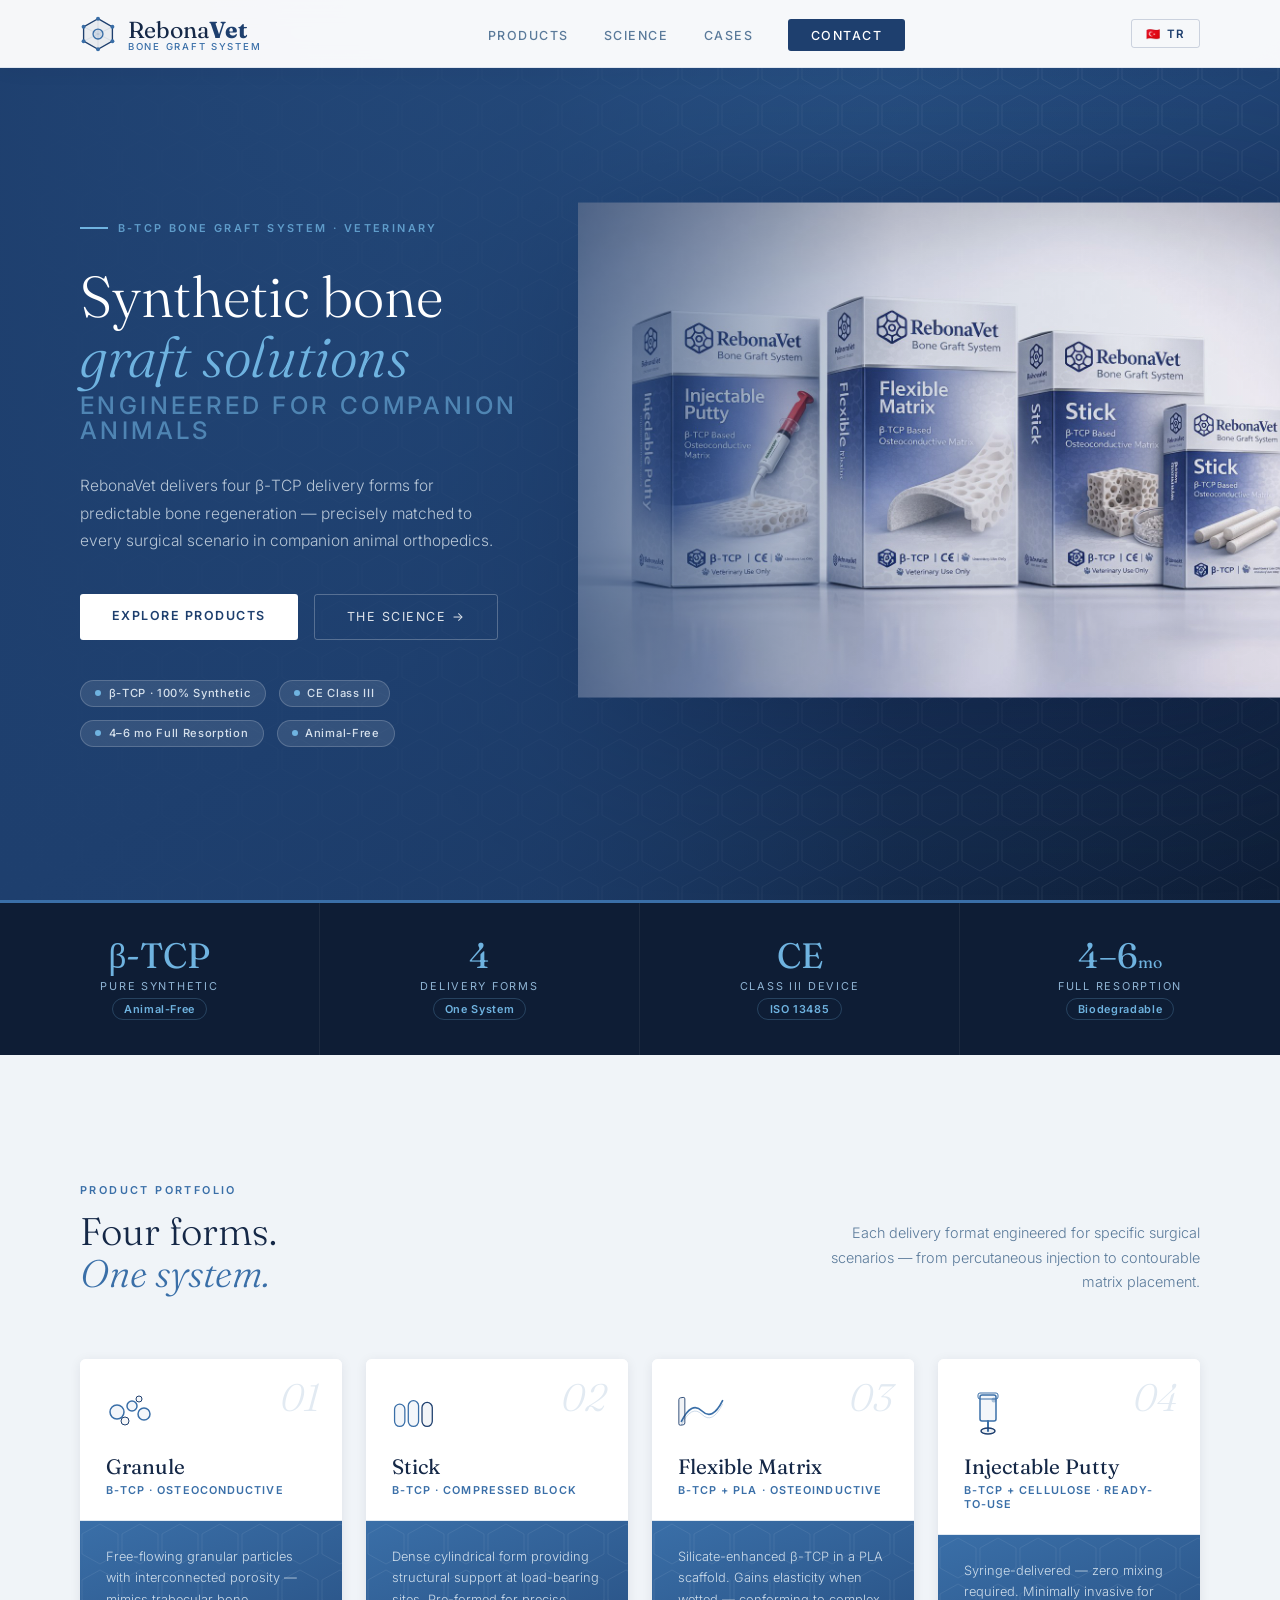
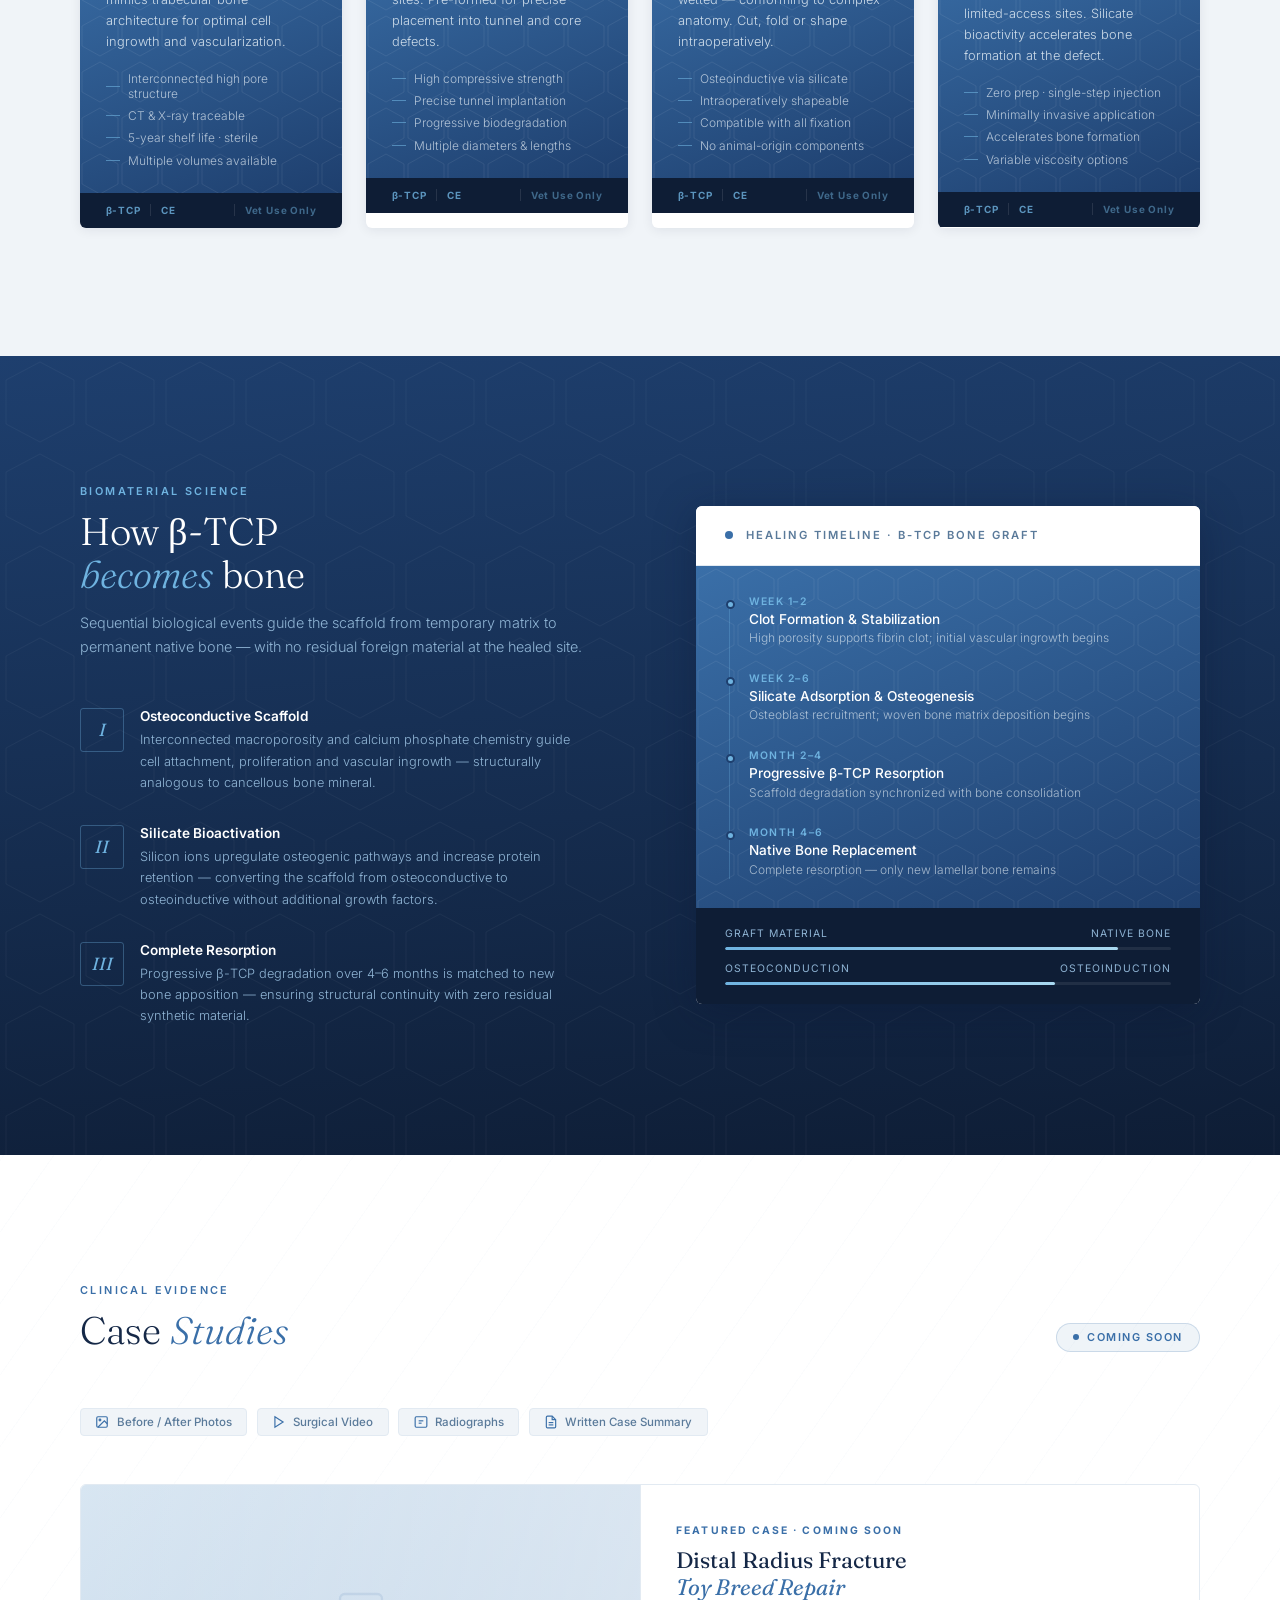
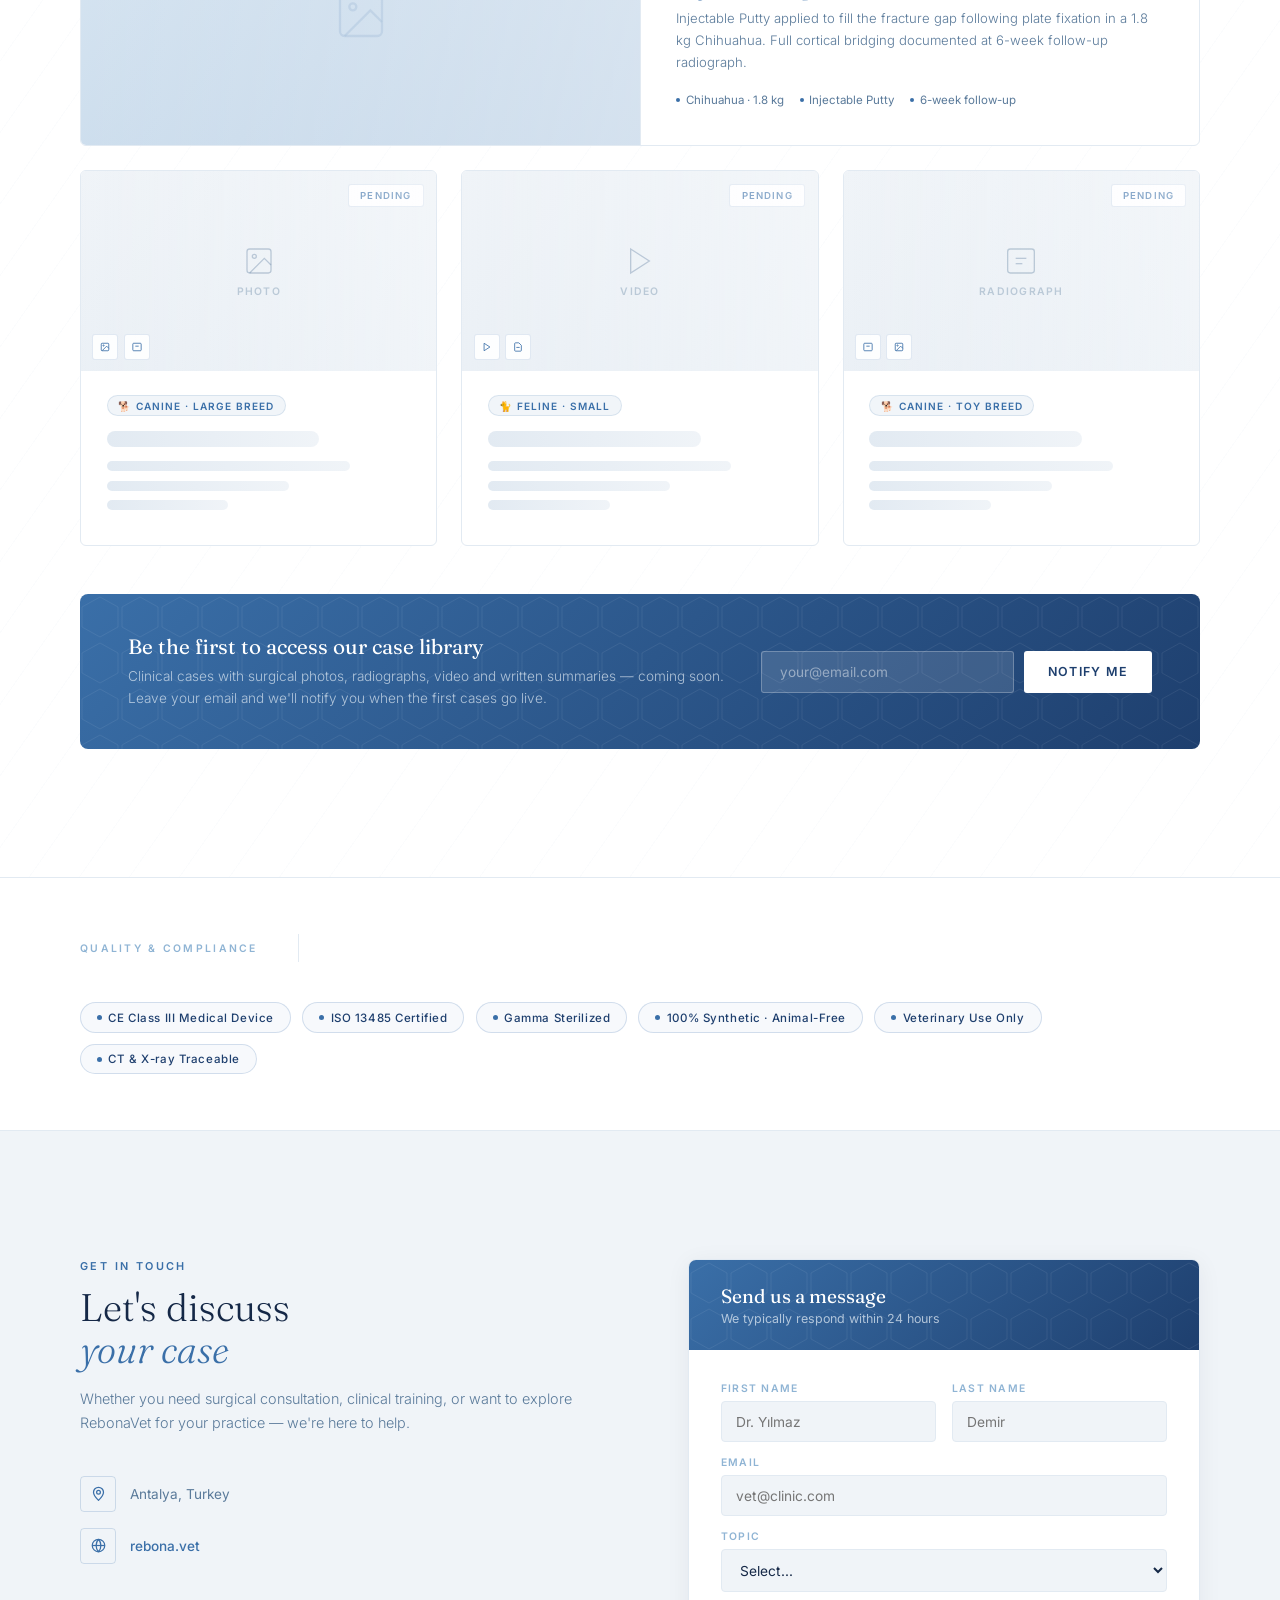
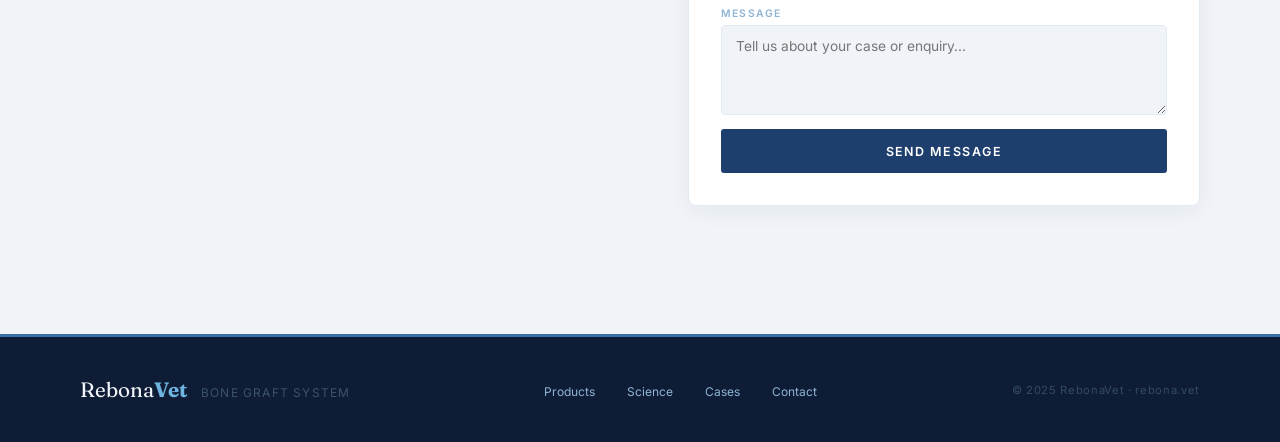
<file: rebonavet-v7.html>
<!DOCTYPE html>
<html lang="en">
<head>
<meta charset="UTF-8">
<meta name="viewport" content="width=device-width, initial-scale=1.0">
<title>RebonaVet — Bone Graft System</title>
<link href="https://fonts.googleapis.com/css2?family=Inter:wght@300;400;500;600;700&family=Fraunces:ital,wght@0,300;0,400;0,700;1,300;1,400&display=swap" rel="stylesheet">
<style>
:root {
  --white:       #ffffff;
  --off-white:   #f0f4f8;
  --silver:      #e2eaf2;
  --blue-lo:     #3a6fa8;
  --blue-hi:     #1e3f6e;
  --navy:        #152847;
  --navy-deep:   #0e1d35;
  --sky:         #6fb3e0;
  --text-dim:    #8fb4d4;
  --mid:         #5a7a9a;
  --hex-pat: url("data:image/svg+xml,%3Csvg xmlns='http://www.w3.org/2000/svg' width='40' height='46'%3E%3Cpolygon points='20,3 38,13 38,33 20,43 2,33 2,13' fill='none' stroke='rgba(255,255,255,0.07)' stroke-width='1'/%3E%3C/svg%3E");
}
*,*::before,*::after{box-sizing:border-box;margin:0;padding:0}
html{scroll-behavior:smooth}
body{font-family:'Inter',sans-serif;background:var(--off-white);color:var(--navy);overflow-x:hidden}

/* ── NAV ── */
nav{
  position:fixed;top:0;left:0;right:0;z-index:100;
  display:flex;align-items:center;justify-content:space-between;
  padding:0 5rem;height:68px;
  background:rgba(255,255,255,0.96);
  backdrop-filter:blur(12px);
  border-bottom:1px solid rgba(58,111,168,0.12);
  box-shadow:0 1px 20px rgba(14,29,53,0.06);
}
.nav-brand{display:flex;align-items:center;gap:.75rem;text-decoration:none}
.brand-text{font-family:'Fraunces',serif;font-size:1.45rem;font-weight:400;color:var(--navy)}
.brand-text b{font-weight:700;color:var(--blue-hi)}
.brand-sub{font-size:.6rem;letter-spacing:.18em;text-transform:uppercase;color:var(--blue-lo);font-weight:500;display:block;margin-top:-3px}
.nav-links{display:flex;gap:2.2rem;list-style:none;align-items:center}
.nav-links a{text-decoration:none;color:var(--mid);font-size:.78rem;letter-spacing:.12em;text-transform:uppercase;font-weight:500;transition:color .25s}
.nav-links a:hover{color:var(--blue-hi)}
.nav-cta{background:var(--blue-hi)!important;color:#fff!important;padding:.55rem 1.4rem;border-radius:3px;transition:background .25s!important}
.nav-cta:hover{background:var(--blue-lo)!important}

/* ── HERO — full-width cinematic ── */
.hero{
  min-height:100vh;
  padding-top:68px;
  position:relative;
  overflow:hidden;
  display:flex;
  align-items:stretch;
}

/* background: full blue gradient */
.hero-bg{
  position:absolute;inset:0;
  background:linear-gradient(150deg,var(--blue-lo) 0%,var(--blue-hi) 55%,var(--navy-deep) 100%);
}
.hero-bg::after{
  content:'';position:absolute;inset:0;
  background-image:var(--hex-pat);
  background-size:40px 46px;
}

/* large translucent box image on right */
.hero-img-bg{
  position:absolute;
  right:-40px;top:50%;
  transform:translateY(-50%);
  width:58%;
  z-index:1;
  opacity:.92;
  filter:drop-shadow(0 30px 80px rgba(10,20,50,.5));
  transition:transform .6s ease;
}
.hero-img-bg:hover{transform:translateY(-52%) scale(1.02)}

/* subtle dark gradient over image on right so it blends */
.hero-vignette{
  position:absolute;inset:0;
  background:linear-gradient(90deg,
    rgba(30,63,110,.98) 0%,
    rgba(30,63,110,.7) 42%,
    rgba(30,63,110,.1) 70%,
    transparent 100%);
  z-index:2;
}

/* content on left */
.hero-content{
  position:relative;z-index:3;
  max-width:600px;
  padding:6rem 5rem;
  display:flex;flex-direction:column;justify-content:center;
}

.hero-eyebrow{
  display:flex;align-items:center;gap:.6rem;
  font-size:.68rem;letter-spacing:.22em;text-transform:uppercase;
  color:rgba(111,179,224,.8);font-weight:600;margin-bottom:2rem;
  animation:fadeUp .8s ease both;
}
.hero-eyebrow::before{content:'';width:28px;height:1.5px;background:var(--sky)}

@keyframes fadeUp{from{opacity:0;transform:translateY(22px)}to{opacity:1;transform:translateY(0)}}

.hero h1{
  font-family:'Fraunces',serif;
  font-size:clamp(3rem,4.5vw,5.2rem);
  font-weight:300;line-height:1.03;
  color:#fff;margin-bottom:1.8rem;
  animation:fadeUp .8s .1s ease both;
}
.hero h1 em{font-style:italic;color:var(--sky)}
.hero h1 .sub-line{
  display:block;font-family:'Inter',sans-serif;
  font-size:.42em;font-weight:500;letter-spacing:.14em;
  text-transform:uppercase;color:rgba(111,179,224,.6);margin-top:.5rem;
}

.hero-p{
  font-size:.97rem;color:rgba(232,241,248,.75);line-height:1.75;
  font-weight:300;max-width:420px;margin-bottom:2.5rem;
  animation:fadeUp .8s .2s ease both;
}

.hero-btns{display:flex;gap:1rem;flex-wrap:wrap;animation:fadeUp .8s .3s ease both}

.btn-white{
  background:#fff;color:var(--blue-hi);
  padding:.9rem 2rem;border:none;border-radius:3px;
  font-family:'Inter',sans-serif;font-size:.78rem;font-weight:600;
  letter-spacing:.12em;text-transform:uppercase;
  cursor:pointer;text-decoration:none;display:inline-block;
  transition:all .3s;
}
.btn-white:hover{background:var(--sky);color:#fff;transform:translateY(-2px);box-shadow:0 8px 24px rgba(10,20,50,.25)}

.btn-ghost-w{
  background:transparent;color:rgba(255,255,255,.85);
  padding:.9rem 2rem;border:1.5px solid rgba(255,255,255,.25);border-radius:3px;
  font-family:'Inter',sans-serif;font-size:.78rem;font-weight:400;
  letter-spacing:.12em;text-transform:uppercase;
  cursor:pointer;text-decoration:none;display:inline-block;transition:all .3s;
}
.btn-ghost-w:hover{border-color:rgba(255,255,255,.6);background:rgba(255,255,255,.08)}

/* hero pills */
.hero-pills{
  display:flex;gap:.8rem;flex-wrap:wrap;margin-top:2.5rem;
  animation:fadeUp .8s .4s ease both;
}
.h-pill{
  display:flex;align-items:center;gap:.45rem;
  background:rgba(255,255,255,.1);border:1px solid rgba(255,255,255,.18);
  border-radius:20px;padding:.35rem .9rem;
  font-size:.7rem;font-weight:500;color:rgba(232,241,248,.9);
  letter-spacing:.06em;backdrop-filter:blur(4px);
}
.h-pill-dot{width:6px;height:6px;border-radius:50%;background:var(--sky);flex-shrink:0}

/* ── STATS ── */
.stats{
  background:var(--navy-deep);
  display:grid;grid-template-columns:repeat(4,1fr);
  border-top:3px solid var(--blue-lo);
}
.stat{padding:2.2rem 2rem;text-align:center;border-right:1px solid rgba(255,255,255,.06)}
.stat:last-child{border-right:none}
.stat-val{font-family:'Fraunces',serif;font-size:2.2rem;font-weight:400;color:var(--sky);line-height:1;margin-bottom:.35rem}
.stat-lbl{font-size:.68rem;letter-spacing:.16em;text-transform:uppercase;color:var(--text-dim)}
.stat-badge{display:inline-flex;align-items:center;gap:.4rem;border:1px solid rgba(111,179,224,.25);padding:.2rem .7rem;border-radius:20px;font-size:.68rem;font-weight:600;color:var(--sky);letter-spacing:.06em;margin-top:.3rem}

/* ── PRODUCTS ── */
.products{padding:8rem 5rem;background:var(--off-white)}
.sec-header{display:flex;align-items:flex-end;justify-content:space-between;margin-bottom:4rem;flex-wrap:wrap;gap:2rem}
.sec-tag{font-size:.68rem;letter-spacing:.22em;text-transform:uppercase;color:var(--blue-lo);font-weight:600;display:block;margin-bottom:.8rem}
.sec-title{font-family:'Fraunces',serif;font-size:clamp(1.8rem,3vw,2.8rem);font-weight:300;color:var(--navy);line-height:1.1}
.sec-title em{font-style:italic;color:var(--blue-lo)}
.sec-desc{font-size:.9rem;color:var(--mid);line-height:1.7;font-weight:300;max-width:380px;text-align:right}

.product-cards{display:grid;grid-template-columns:repeat(4,1fr);gap:1.5rem}
.pcard{border-radius:6px;overflow:hidden;box-shadow:0 2px 12px rgba(14,29,53,.08);transition:transform .35s,box-shadow .35s;background:#fff}
.pcard:hover{transform:translateY(-8px);box-shadow:0 16px 48px rgba(14,29,53,.16)}
.pcard-top{background:#fff;padding:1.8rem 1.6rem 1.4rem;border-bottom:1px solid var(--silver);position:relative}
.pcard-icon{width:48px;height:48px;margin-bottom:1rem}
.pcard-num{position:absolute;top:1.2rem;right:1.4rem;font-family:'Fraunces',serif;font-size:2.4rem;font-weight:300;font-style:italic;color:var(--silver);line-height:1}
.pcard-name{font-family:'Fraunces',serif;font-size:1.3rem;font-weight:400;color:var(--navy);line-height:1.15;margin-bottom:.25rem}
.pcard-formula{font-size:.68rem;font-weight:600;color:var(--blue-lo);letter-spacing:.1em;text-transform:uppercase}
.pcard-body{background:linear-gradient(160deg,#3a6fa8 0%,#1e3f6e 100%);padding:1.6rem;position:relative;overflow:hidden}
.pcard-body::before{content:'';position:absolute;inset:0;background-image:var(--hex-pat);background-size:40px 46px}
.pcard-desc{font-size:.8rem;color:rgba(232,241,248,.85);line-height:1.65;font-weight:300;margin-bottom:1.2rem;position:relative;z-index:1}
.pcard-feats{list-style:none;display:flex;flex-direction:column;gap:.45rem;position:relative;z-index:1}
.pcard-feats li{display:flex;align-items:center;gap:.55rem;font-size:.75rem;color:rgba(232,241,248,.7);font-weight:300}
.pcard-feats li::before{content:'';width:14px;height:1px;background:rgba(111,179,224,.6);flex-shrink:0}
.pcard-foot{background:var(--navy-deep);padding:.7rem 1.6rem;display:flex;align-items:center;gap:.6rem}
.pcard-badge{display:flex;align-items:center;gap:.3rem;font-size:.62rem;font-weight:700;color:rgba(111,179,224,.8);letter-spacing:.08em}
.pcard-badge+.pcard-badge{padding-left:.6rem;border-left:1px solid rgba(255,255,255,.1)}

/* ── SCIENCE ── */
.science{background:linear-gradient(175deg,var(--blue-hi) 0%,var(--navy-deep) 100%);padding:8rem 5rem;position:relative;overflow:hidden}
.science::before{content:'';position:absolute;inset:0;background-image:url("data:image/svg+xml,%3Csvg xmlns='http://www.w3.org/2000/svg' width='80' height='92'%3E%3Cpolygon points='40,6 74,24 74,68 40,86 6,68 6,24' fill='none' stroke='rgba(255,255,255,0.04)' stroke-width='1'/%3E%3C/svg%3E");background-size:80px 92px}
.science-inner{position:relative;z-index:1;display:grid;grid-template-columns:1fr 1fr;gap:7rem;align-items:center;max-width:1300px;margin:0 auto}
.science .sec-title{color:#fff}
.science .sec-title em{color:var(--sky)}
.science .sec-tag{color:var(--sky)}
.sci-points{margin-top:3rem;display:flex;flex-direction:column;gap:2rem}
.sci-pt{display:grid;grid-template-columns:44px 1fr;gap:1rem;align-items:flex-start}
.sci-pt-n{width:44px;height:44px;border:1px solid rgba(111,179,224,.35);border-radius:3px;display:flex;align-items:center;justify-content:center;font-family:'Fraunces',serif;font-size:1.1rem;font-style:italic;color:var(--sky);flex-shrink:0}
.sci-pt-txt h4{font-size:.85rem;font-weight:600;color:#fff;margin-bottom:.35rem}
.sci-pt-txt p{font-size:.8rem;color:var(--text-dim);line-height:1.65;font-weight:300}

.timeline-card{background:rgba(255,255,255,.97);border-radius:6px;overflow:hidden;box-shadow:0 8px 40px rgba(10,20,50,.35)}
.tc-header{background:#fff;padding:1.4rem 1.8rem;border-bottom:1px solid var(--silver);display:flex;align-items:center;gap:.8rem}
.tc-header-dot{width:8px;height:8px;border-radius:50%;background:var(--blue-lo)}
.tc-header-title{font-size:.7rem;letter-spacing:.18em;text-transform:uppercase;color:var(--mid);font-weight:600}
.tc-body{background:linear-gradient(160deg,#3a6fa8,#1e3f6e);padding:1.8rem;position:relative}
.tc-body::before{content:'';position:absolute;inset:0;background-image:var(--hex-pat);background-size:40px 46px}
.tl{position:relative;z-index:1;padding-left:1.5rem}
.tl::before{content:'';position:absolute;left:4px;top:6px;bottom:0;width:1px;background:rgba(111,179,224,.3)}
.tl-item{position:relative;padding-bottom:1.5rem}
.tl-item:last-child{padding-bottom:0}
.tl-dot{position:absolute;left:-1.45rem;top:5px;width:9px;height:9px;border-radius:50%;background:var(--sky);border:2px solid var(--blue-hi)}
.tl-t{font-size:.65rem;color:var(--sky);letter-spacing:.12em;text-transform:uppercase;font-weight:600;margin-bottom:.2rem}
.tl-e{font-size:.85rem;color:#fff;font-weight:500;margin-bottom:.15rem}
.tl-d{font-size:.75rem;color:rgba(232,241,248,.65);line-height:1.55;font-weight:300}
.tc-foot{background:var(--navy-deep);padding:1.2rem 1.8rem}
.rz-row{margin-bottom:.8rem}.rz-row:last-child{margin-bottom:0}
.rz-lbl-row{display:flex;justify-content:space-between;font-size:.65rem;letter-spacing:.1em;text-transform:uppercase;color:var(--text-dim);margin-bottom:.4rem}
.rz-bar{height:3px;background:rgba(255,255,255,.08);border-radius:2px;overflow:hidden}
.rz-fill{height:100%;background:linear-gradient(90deg,var(--sky),#a8d8f0);border-radius:2px;animation:rz 2s ease forwards;width:0}
@keyframes rz{to{width:var(--w)}}

/* ═══════════════════════════════════════
   CASE STUDIES SECTION
═══════════════════════════════════════ */
.cases{
  padding:8rem 5rem;
  background:var(--white);
  position:relative;
  overflow:hidden;
}

/* subtle diagonal stripe bg */
.cases::before{
  content:'';position:absolute;inset:0;
  background:repeating-linear-gradient(
    -55deg,
    transparent,transparent 40px,
    rgba(58,111,168,.02) 40px,rgba(58,111,168,.02) 41px
  );
}

.cases-inner{position:relative;z-index:1;max-width:1300px;margin:0 auto}

.cases-header{
  display:grid;grid-template-columns:1fr auto;align-items:end;
  gap:2rem;margin-bottom:3.5rem;
}

.coming-pill{
  display:inline-flex;align-items:center;gap:.5rem;
  background:rgba(58,111,168,.08);
  border:1px solid rgba(58,111,168,.2);
  border-radius:20px;padding:.4rem 1rem;
  font-size:.68rem;letter-spacing:.14em;text-transform:uppercase;
  color:var(--blue-lo);font-weight:600;white-space:nowrap;
}
.coming-pill::before{
  content:'';width:6px;height:6px;border-radius:50%;
  background:var(--blue-lo);
  animation:blink 2s ease infinite;
}
@keyframes blink{0%,100%{opacity:1}50%{opacity:.25}}

/* format icons row */
.format-tags{
  display:flex;gap:.6rem;flex-wrap:wrap;margin-bottom:3rem;
}
.fmt-tag{
  display:flex;align-items:center;gap:.45rem;
  border:1px solid var(--silver);
  border-radius:4px;padding:.4rem .9rem;
  font-size:.72rem;color:var(--mid);font-weight:500;
  background:var(--off-white);
  transition:all .25s;
}
.fmt-tag:hover{border-color:var(--blue-lo);color:var(--blue-hi);background:rgba(58,111,168,.04)}
.fmt-tag svg{flex-shrink:0;color:var(--blue-lo)}

/* skeleton cards grid */
.cases-grid{
  display:grid;
  grid-template-columns:repeat(3,1fr);
  gap:1.5rem;
  margin-bottom:3rem;
}

.case-card{
  border-radius:6px;overflow:hidden;
  border:1px solid var(--silver);
  background:#fff;
  transition:box-shadow .3s,transform .3s;
  position:relative;
}
.case-card:hover{
  box-shadow:0 12px 40px rgba(14,29,53,.1);
  transform:translateY(-4px);
}

/* image placeholder area */
.cc-img{
  height:200px;
  background:linear-gradient(135deg,var(--off-white) 0%,var(--silver) 100%);
  position:relative;overflow:hidden;
  display:flex;align-items:center;justify-content:center;
}

/* skeleton shimmer */
.cc-img::after{
  content:'';
  position:absolute;inset:0;
  background:linear-gradient(90deg,transparent 0%,rgba(255,255,255,.5) 50%,transparent 100%);
  background-size:200% 100%;
  animation:shimmer 2s ease infinite;
}
@keyframes shimmer{
  0%{background-position:-200% 0}
  100%{background-position:200% 0}
}

.cc-img-icon{
  z-index:1;position:relative;
  display:flex;flex-direction:column;align-items:center;gap:.5rem;
  color:rgba(90,122,154,.35);
}
.cc-img-icon span{font-size:.65rem;letter-spacing:.12em;text-transform:uppercase;font-weight:600}

/* multi-format indicator */
.cc-formats{
  position:absolute;bottom:.7rem;left:.7rem;
  display:flex;gap:.35rem;z-index:2;
}
.cc-fmt-dot{
  width:26px;height:26px;border-radius:3px;
  background:rgba(255,255,255,.9);
  border:1px solid rgba(58,111,168,.15);
  display:flex;align-items:center;justify-content:center;
  color:var(--blue-lo);
}

/* body */
.cc-body{padding:1.4rem 1.6rem 1.6rem}

/* skeleton lines */
.sk-line{
  height:10px;border-radius:20px;
  background:linear-gradient(90deg,var(--silver) 0%,var(--off-white) 50%,var(--silver) 100%);
  background-size:200% 100%;
  animation:shimmer 2s ease infinite;
  margin-bottom:.6rem;
}
.sk-line.wide{width:80%}
.sk-line.mid{width:60%}
.sk-line.short{width:40%}
.sk-line.title{height:16px;width:70%;margin-bottom:.9rem}

.cc-species{
  display:inline-flex;align-items:center;gap:.35rem;
  background:rgba(58,111,168,.07);
  border:1px solid rgba(58,111,168,.14);
  border-radius:20px;padding:.22rem .65rem;
  font-size:.63rem;font-weight:600;letter-spacing:.1em;text-transform:uppercase;
  color:var(--blue-lo);margin-bottom:.9rem;
}

.cc-pending{
  position:absolute;top:.8rem;right:.8rem;
  background:rgba(255,255,255,.92);border:1px solid rgba(58,111,168,.2);
  border-radius:3px;padding:.3rem .7rem;
  font-size:.6rem;letter-spacing:.12em;text-transform:uppercase;
  font-weight:600;color:var(--blue-lo);
  backdrop-filter:blur(4px);
}

/* FEATURED wide card */
.case-card-wide{
  grid-column:1 / -1;
  display:grid;grid-template-columns:1fr 1fr;
  border-radius:6px;overflow:hidden;
  border:1px solid var(--silver);background:#fff;
  transition:box-shadow .3s,transform .3s;
}
.case-card-wide:hover{box-shadow:0 12px 40px rgba(14,29,53,.1);transform:translateY(-4px)}
.cc-wide-img{
  height:260px;
  background:linear-gradient(135deg,#d8e6f2 0%,#b8cee4 100%);
  position:relative;overflow:hidden;
  display:flex;align-items:center;justify-content:center;
  color:rgba(58,111,168,.4);
}
.cc-wide-img::after{
  content:'';position:absolute;inset:0;
  background:linear-gradient(90deg,transparent,rgba(255,255,255,.4),transparent);
  background-size:200% 100%;
  animation:shimmer 2.5s ease infinite;
}
.cc-wide-body{
  padding:2rem 2.2rem;
  display:flex;flex-direction:column;justify-content:center;
  border-left:1px solid var(--silver);
}
.cc-wide-tag{
  font-size:.65rem;letter-spacing:.2em;text-transform:uppercase;
  color:var(--blue-lo);font-weight:700;margin-bottom:.6rem;
}
.cc-wide-title{
  font-family:'Fraunces',serif;font-size:1.4rem;font-weight:400;
  color:var(--navy);margin-bottom:.5rem;line-height:1.2;
}
.cc-wide-title em{font-style:italic;color:var(--blue-lo)}
.cc-wide-desc{
  font-size:.82rem;color:var(--mid);line-height:1.65;
  font-weight:300;margin-bottom:1.2rem;
}
.cc-wide-meta{
  display:flex;gap:1rem;flex-wrap:wrap;
}
.cc-meta-item{
  display:flex;align-items:center;gap:.35rem;
  font-size:.72rem;color:var(--mid);font-weight:400;
}
.cc-meta-dot{width:4px;height:4px;border-radius:50%;background:var(--blue-lo)}

/* notify box */
.cases-notify{
  background:linear-gradient(135deg,var(--blue-lo),var(--blue-hi));
  border-radius:8px;padding:2.5rem 3rem;
  display:grid;grid-template-columns:1fr auto;
  align-items:center;gap:2rem;
  position:relative;overflow:hidden;
}
.cases-notify::before{
  content:'';position:absolute;inset:0;
  background-image:var(--hex-pat);background-size:40px 46px;
}
.notify-text{position:relative;z-index:1}
.notify-text h3{
  font-family:'Fraunces',serif;font-size:1.3rem;font-weight:400;
  color:#fff;margin-bottom:.4rem;
}
.notify-text p{font-size:.85rem;color:rgba(232,241,248,.7);font-weight:300;line-height:1.6}
.notify-form{
  position:relative;z-index:1;
  display:flex;gap:.6rem;
}
.notify-input{
  background:rgba(255,255,255,.12);
  border:1px solid rgba(255,255,255,.25);
  border-radius:3px;
  padding:.75rem 1.1rem;
  color:#fff;font-family:'Inter',sans-serif;font-size:.85rem;
  outline:none;min-width:220px;
  transition:border-color .25s;
}
.notify-input::placeholder{color:rgba(255,255,255,.45)}
.notify-input:focus{border-color:rgba(255,255,255,.6)}
.notify-btn{
  background:#fff;color:var(--blue-hi);
  padding:.75rem 1.5rem;border:none;border-radius:3px;
  font-family:'Inter',sans-serif;font-size:.78rem;font-weight:600;
  letter-spacing:.1em;text-transform:uppercase;
  cursor:pointer;white-space:nowrap;transition:all .25s;
}
.notify-btn:hover{background:var(--sky);color:#fff}

/* ── QUALITY ── */
.quality{background:var(--white);padding:3.5rem 5rem;border-top:1px solid var(--silver);border-bottom:1px solid var(--silver)}
.quality-inner{display:flex;align-items:center;gap:2.5rem;flex-wrap:wrap;max-width:1300px;margin:0 auto}
.q-lbl{font-size:.65rem;letter-spacing:.22em;text-transform:uppercase;color:var(--text-dim);font-weight:600;white-space:nowrap}
.q-sep{width:1px;height:28px;background:var(--silver);flex-shrink:0}
.q-badges{display:flex;gap:.7rem;flex-wrap:wrap}
.q-b{display:flex;align-items:center;gap:.4rem;border:1px solid rgba(58,111,168,.2);padding:.45rem 1rem;border-radius:20px;font-size:.72rem;color:var(--blue-hi);font-weight:500;letter-spacing:.05em;background:rgba(58,111,168,.04);transition:all .25s}
.q-b:hover{background:rgba(58,111,168,.1);border-color:var(--blue-lo)}
.q-b-dot{width:5px;height:5px;border-radius:50%;background:var(--blue-lo)}

/* ── CONTACT ── */
.contact{padding:8rem 5rem;background:var(--off-white);display:grid;grid-template-columns:1fr 1fr;gap:6rem;max-width:1400px;margin:0 auto;align-items:start}
.contact-details{margin-top:2.5rem;display:flex;flex-direction:column;gap:1rem}
.c-det{display:flex;align-items:center;gap:.9rem;font-size:.85rem;color:var(--mid)}
.c-det-icon{width:36px;height:36px;border:1px solid rgba(58,111,168,.2);border-radius:4px;display:flex;align-items:center;justify-content:center;flex-shrink:0;color:var(--blue-lo)}
.c-det a{color:var(--blue-lo);text-decoration:none;font-weight:500}
.form-box{background:#fff;border:1px solid var(--silver);border-radius:8px;overflow:hidden;box-shadow:0 4px 24px rgba(14,29,53,.06)}
.form-box-head{background:linear-gradient(135deg,var(--blue-lo),var(--blue-hi));padding:1.5rem 2rem;position:relative;overflow:hidden}
.form-box-head::before{content:'';position:absolute;inset:0;background-image:var(--hex-pat);background-size:40px 46px}
.form-box-head h3{font-family:'Fraunces',serif;font-size:1.2rem;font-weight:400;color:#fff;position:relative;z-index:1}
.form-box-head p{font-size:.78rem;color:rgba(232,241,248,.7);position:relative;z-index:1;margin-top:.2rem}
.form-box-body{padding:2rem}
.form-row{display:grid;grid-template-columns:1fr 1fr;gap:1rem}
.fg{display:flex;flex-direction:column;gap:.35rem;margin-bottom:.9rem}
.fg label{font-size:.65rem;letter-spacing:.12em;text-transform:uppercase;color:var(--text-dim);font-weight:600}
.fg input,.fg select,.fg textarea{background:var(--off-white);border:1px solid var(--silver);border-radius:4px;padding:.72rem .9rem;color:var(--navy);font-family:'Inter',sans-serif;font-size:.86rem;outline:none;transition:border-color .25s;width:100%}
.fg input:focus,.fg select:focus,.fg textarea:focus{border-color:var(--blue-lo);box-shadow:0 0 0 3px rgba(58,111,168,.08)}
.fg textarea{resize:vertical;min-height:90px}
.fg select option{background:#fff}
.btn-blue{background:var(--blue-hi);color:#fff;padding:.9rem 2rem;border:none;border-radius:3px;font-family:'Inter',sans-serif;font-size:.78rem;font-weight:600;letter-spacing:.12em;text-transform:uppercase;cursor:pointer;text-decoration:none;display:inline-block;transition:all .3s}
.btn-blue:hover{background:var(--blue-lo);transform:translateY(-2px);box-shadow:0 8px 24px rgba(30,63,110,.25)}

/* ── FOOTER ── */
footer{background:var(--navy-deep);border-top:3px solid var(--blue-lo);padding:2.5rem 5rem;display:flex;align-items:center;justify-content:space-between;flex-wrap:wrap;gap:1.5rem}
.ft-logo{font-family:'Fraunces',serif;font-size:1.3rem;color:var(--off-white);font-weight:400}
.ft-logo b{color:var(--sky)}
.ft-links{display:flex;gap:2rem;list-style:none}
.ft-links a{text-decoration:none;color:var(--text-dim);font-size:.75rem;transition:color .25s}
.ft-links a:hover{color:var(--sky)}
.ft-copy{font-size:.7rem;color:rgba(143,180,212,.3);letter-spacing:.06em}

/* ── RESPONSIVE ── */
@media(max-width:1100px){
  nav{padding:0 2rem}
  .nav-links{display:none}
  .hero-content{padding:4rem 2rem}
  .hero-img-bg{width:75%;opacity:.4}
  .stats{grid-template-columns:repeat(2,1fr)}
  .products,.science,.cases{padding:5rem 2rem}
  .product-cards{grid-template-columns:repeat(2,1fr)}
  .sec-header{flex-direction:column;align-items:flex-start}
  .sec-desc{text-align:left}
  .science-inner{grid-template-columns:1fr;gap:3rem}
  .cases-grid{grid-template-columns:1fr 1fr}
  .case-card-wide{grid-template-columns:1fr;grid-column:auto}
  .cc-wide-img{height:200px}
  .cases-notify{grid-template-columns:1fr;gap:1.5rem}
  .notify-form{flex-direction:column}
  .notify-input{min-width:auto}
  .contact{grid-template-columns:1fr;padding:5rem 2rem;gap:3rem}
  .quality{padding:2.5rem 2rem}
  footer{padding:2rem;flex-direction:column;text-align:center}
  .form-row{grid-template-columns:1fr}
  .cases-header{grid-template-columns:1fr;gap:1rem}
}
@media(max-width:600px){
  .product-cards,.cases-grid{grid-template-columns:1fr}
  .stats{grid-template-columns:1fr 1fr}
}
</style>
</head>
<body>

<!-- NAV -->
<nav>
  <a href="#" class="nav-brand">
    <svg width="36" height="36" viewBox="0 0 40 40" fill="none">
      <polygon points="20,3 36,12 36,28 20,37 4,28 4,12" stroke="#1e3f6e" stroke-width="1.5" fill="rgba(30,63,110,0.06)"/>
      <circle cx="20" cy="20" r="5.5" stroke="#3a6fa8" stroke-width="1.5" fill="rgba(58,111,168,0.12)"/>
      <circle cx="20" cy="3" r="2.2" fill="#3a6fa8"/>
      <circle cx="36" cy="12" r="2.2" fill="#3a6fa8"/>
      <circle cx="36" cy="28" r="2.2" fill="#3a6fa8"/>
      <circle cx="20" cy="37" r="2.2" fill="#3a6fa8"/>
      <circle cx="4" cy="28" r="2.2" fill="#3a6fa8"/>
      <circle cx="4" cy="12" r="2.2" fill="#3a6fa8"/>
      <line x1="20" y1="3" x2="20" y2="37" stroke="rgba(30,63,110,0.2)" stroke-width="0.5"/>
      <line x1="4" y1="12" x2="36" y2="28" stroke="rgba(30,63,110,0.2)" stroke-width="0.5"/>
      <line x1="36" y1="12" x2="4" y2="28" stroke="rgba(30,63,110,0.2)" stroke-width="0.5"/>
    </svg>
    <div>
      <span class="brand-text">Rebona<b>Vet</b></span>
      <span class="brand-sub" data-i18n="brand_sub">Bone Graft System</span>
    </div>
  </a>
  <ul class="nav-links">
    <li><a href="#products" data-i18n="nav_products">Products</a></li>
    <li><a href="#science" data-i18n="nav_science">Science</a></li>
    <li><a href="#cases" data-i18n="nav_cases">Cases</a></li>
    <li><a href="#contact" class="nav-cta" data-i18n="nav_contact">Contact</a></li>
  </ul>
  <button id="lang-btn" onclick="toggleLang()" style="background:transparent;border:1.5px solid rgba(30,63,110,.2);border-radius:3px;padding:.38rem .85rem;font-family:'Inter',sans-serif;font-size:.72rem;font-weight:600;letter-spacing:.1em;color:var(--blue-hi);cursor:pointer;transition:all .25s;display:flex;align-items:center;gap:.4rem;" onmouseover="this.style.background='rgba(30,63,110,.07)'" onmouseout="this.style.background='transparent'"><span id="lang-flag">🇹🇷</span> TR</button>
</nav>

<!-- HERO — sinematik full-width -->
<section class="hero">
  <div class="hero-bg"></div>
  <img class="hero-img-bg" src="[data-uri]" alt="RebonaVet Bone Graft System">
  <div class="hero-vignette"></div>

  <div class="hero-content">
    <div class="hero-eyebrow" data-i18n="hero_eyebrow">β-TCP Bone Graft System · Veterinary</div>

    <h1>
      <span data-i18n="hero_h1_line1">Synthetic bone</span><br>
      <em data-i18n="hero_h1_italic">graft solutions</em>
      <span class="sub-line" data-i18n="hero_sub_line">engineered for companion animals</span>
    </h1>

    <p class="hero-p" data-i18n="hero_p">RebonaVet delivers four β-TCP delivery forms for predictable bone regeneration — precisely matched to every surgical scenario in companion animal orthopedics.</p>

    <div class="hero-btns">
      <a href="#products" class="btn-white" data-i18n="hero_btn_samples">Explore Products</a>
      <a href="#science" class="btn-ghost-w" data-i18n="hero_btn_science">The Science →</a>
    </div>

    <div class="hero-pills">
      <div class="h-pill"><div class="h-pill-dot"></div><span data-i18n="pill_btcp">β-TCP · 100% Synthetic</span></div>
      <div class="h-pill"><div class="h-pill-dot"></div><span data-i18n="pill_class3">CE Class III</span></div>
      <div class="h-pill"><div class="h-pill-dot"></div><span data-i18n="pill_resorption">4–6 mo Full Resorption</span></div>
      <div class="h-pill"><div class="h-pill-dot"></div><span data-i18n="pill_animal_free">Animal-Free</span></div>
    </div>
  </div>
</section>

<!-- STATS -->
<div class="stats">
  <div class="stat">
    <div class="stat-val">β-TCP</div>
    <div class="stat-lbl" data-i18n="stat_pure_synthetic">Pure Synthetic</div>
    <div class="stat-badge" data-i18n="stat_animal_free">Animal-Free</div>
  </div>
  <div class="stat">
    <div class="stat-val">4</div>
    <div class="stat-lbl" data-i18n="stat_delivery_forms">Delivery Forms</div>
    <div class="stat-badge" data-i18n="stat_one_system">One System</div>
  </div>
  <div class="stat">
    <div class="stat-val">CE</div>
    <div class="stat-lbl" data-i18n="stat_class3">Class III Device</div>
    <div class="stat-badge">ISO 13485</div>
  </div>
  <div class="stat">
    <div class="stat-val">4–6<span style="font-size:1rem">mo</span></div>
    <div class="stat-lbl" data-i18n="stat_resorption">Full Resorption</div>
    <div class="stat-badge" data-i18n="stat_biodegradable">Biodegradable</div>
  </div>
</div>

<!-- PRODUCTS -->
<section class="products" id="products">
  <div class="sec-header">
    <div>
      <span class="sec-tag" data-i18n="sec_products_tag">Product Portfolio</span>
      <h2 class="sec-title"><span data-i18n="sec_products_title">Four forms.</span><br><em data-i18n="sec_products_title_em">One system.</em></h2>
    </div>
    <p class="sec-desc" data-i18n="sec_products_desc">Each delivery format engineered for specific surgical scenarios — from percutaneous injection to contourable matrix placement.</p>
  </div>
  <div class="product-cards">
    <div class="pcard">
      <div class="pcard-top">
        <div class="pcard-num">01</div>
        <svg class="pcard-icon" viewBox="0 0 48 36" fill="none">
          <circle cx="11" cy="19" r="7" stroke="#3a6fa8" stroke-width="1.5" fill="rgba(58,111,168,.06)"/>
          <circle cx="26" cy="13" r="5" stroke="#3a6fa8" stroke-width="1.5" fill="rgba(58,111,168,.06)"/>
          <circle cx="38" cy="21" r="6" stroke="#3a6fa8" stroke-width="1.5" fill="rgba(58,111,168,.06)"/>
          <circle cx="19" cy="28" r="4" stroke="#1e3f6e" stroke-width="1" fill="rgba(30,63,110,.04)"/>
          <circle cx="33" cy="6"  r="3" stroke="#1e3f6e" stroke-width="1" fill="rgba(30,63,110,.04)"/>
        </svg>
        <div class="pcard-name" data-i18n="prod1_name">Granule</div>
        <div class="pcard-formula" data-i18n="prod1_formula">β-TCP · Osteoconductive</div>
      </div>
      <div class="pcard-body">
        <p class="pcard-desc" data-i18n="prod1_desc">Free-flowing granular particles with interconnected porosity — mimics trabecular bone architecture for optimal cell ingrowth and vascularization.</p>
        <ul class="pcard-feats">
          <li data-i18n="prod1_f1">Interconnected high pore structure</li>
          <li data-i18n="prod1_f2">CT &amp; X-ray traceable</li>
          <li data-i18n="prod1_f3">5-year shelf life · sterile</li>
          <li data-i18n="prod1_f4">Multiple volumes available</li>
        </ul>
      </div>
      <div class="pcard-foot">
        <div class="pcard-badge">β-TCP</div>
        <div class="pcard-badge">CE</div>
        <div class="pcard-badge" style="margin-left:auto;color:rgba(111,179,224,.5)" data-i18n="vet_use_only">Vet Use Only</div>
      </div>
    </div>
    <div class="pcard">
      <div class="pcard-top">
        <div class="pcard-num">02</div>
        <svg class="pcard-icon" viewBox="0 0 56 36" fill="none">
          <rect x="3"  y="10" width="12" height="26" rx="6" stroke="#3a6fa8" stroke-width="1.5" fill="rgba(58,111,168,.06)"/>
          <rect x="19" y="6"  width="12" height="30" rx="6" stroke="#3a6fa8" stroke-width="1.5" fill="rgba(58,111,168,.06)"/>
          <rect x="35" y="8"  width="12" height="28" rx="6" stroke="#1e3f6e" stroke-width="1.5" fill="rgba(30,63,110,.05)"/>
        </svg>
        <div class="pcard-name" data-i18n="prod2_name">Stick</div>
        <div class="pcard-formula" data-i18n="prod2_formula">β-TCP · Compressed Block</div>
      </div>
      <div class="pcard-body">
        <p class="pcard-desc" data-i18n="prod2_desc">Dense cylindrical form providing structural support at load-bearing sites. Pre-formed for precise placement into tunnel and core defects.</p>
        <ul class="pcard-feats">
          <li data-i18n="prod2_f1">High compressive strength</li>
          <li data-i18n="prod2_f2">Precise tunnel implantation</li>
          <li data-i18n="prod2_f3">Progressive biodegradation</li>
          <li data-i18n="prod2_f4">Multiple diameters &amp; lengths</li>
        </ul>
      </div>
      <div class="pcard-foot">
        <div class="pcard-badge">β-TCP</div>
        <div class="pcard-badge">CE</div>
        <div class="pcard-badge" style="margin-left:auto;color:rgba(111,179,224,.5)" data-i18n="vet_use_only">Vet Use Only</div>
      </div>
    </div>
    <div class="pcard">
      <div class="pcard-top">
        <div class="pcard-num">03</div>
        <svg class="pcard-icon" viewBox="0 0 56 36" fill="none">
          <path d="M4 30 Q16 6 28 18 Q40 30 52 6" stroke="#3a6fa8" stroke-width="2" fill="none" stroke-linecap="round"/>
          <path d="M4 34 Q16 10 28 22 Q40 34 52 10" stroke="rgba(58,111,168,.3)" stroke-width="1" fill="none" stroke-linecap="round"/>
          <rect x="1" y="3" width="7" height="32" rx="2" stroke="#1e3f6e" stroke-width="1" fill="rgba(30,63,110,.06)" transform="skewY(-8)"/>
        </svg>
        <div class="pcard-name" data-i18n="prod3_name">Flexible Matrix</div>
        <div class="pcard-formula" data-i18n="prod3_formula">β-TCP + PLA · Osteoinductive</div>
      </div>
      <div class="pcard-body">
        <p class="pcard-desc" data-i18n="prod3_desc">Silicate-enhanced β-TCP in a PLA scaffold. Gains elasticity when wetted — conforming to complex anatomy. Cut, fold or shape intraoperatively.</p>
        <ul class="pcard-feats">
          <li data-i18n="prod3_f1">Osteoinductive via silicate</li>
          <li data-i18n="prod3_f2">Intraoperatively shapeable</li>
          <li data-i18n="prod3_f3">Compatible with all fixation</li>
          <li data-i18n="prod3_f4">No animal-origin components</li>
        </ul>
      </div>
      <div class="pcard-foot">
        <div class="pcard-badge">β-TCP</div>
        <div class="pcard-badge">CE</div>
        <div class="pcard-badge" style="margin-left:auto;color:rgba(111,179,224,.5)" data-i18n="vet_use_only">Vet Use Only</div>
      </div>
    </div>
    <div class="pcard">
      <div class="pcard-top">
        <div class="pcard-num">04</div>
        <svg class="pcard-icon" viewBox="0 0 48 40" fill="none">
          <rect x="16" y="4"  width="16" height="26" rx="2" stroke="#3a6fa8" stroke-width="1.5" fill="rgba(58,111,168,.06)"/>
          <rect x="14" y="2"  width="20" height="6"  rx="2" stroke="#3a6fa8" stroke-width="1" fill="none"/>
          <line x1="24" y1="30" x2="24" y2="40" stroke="#3a6fa8" stroke-width="2" stroke-linecap="round"/>
          <ellipse cx="24" cy="40" rx="7" ry="3" stroke="#1e3f6e" stroke-width="1.5" fill="rgba(30,63,110,.08)"/>
          <circle cx="30" cy="9" r="2.5" fill="rgba(58,111,168,.4)"/>
        </svg>
        <div class="pcard-name" data-i18n="prod4_name">Injectable Putty</div>
        <div class="pcard-formula" data-i18n="prod4_formula">β-TCP + Cellulose · Ready-to-Use</div>
      </div>
      <div class="pcard-body">
        <p class="pcard-desc" data-i18n="prod4_desc">Syringe-delivered — zero mixing required. Minimally invasive for limited-access sites. Silicate bioactivity accelerates bone formation at the defect.</p>
        <ul class="pcard-feats">
          <li data-i18n="prod4_f1">Zero prep · single-step injection</li>
          <li data-i18n="prod4_f2">Minimally invasive application</li>
          <li data-i18n="prod4_f3">Accelerates bone formation</li>
          <li data-i18n="prod4_f4">Variable viscosity options</li>
        </ul>
      </div>
      <div class="pcard-foot">
        <div class="pcard-badge">β-TCP</div>
        <div class="pcard-badge">CE</div>
        <div class="pcard-badge" style="margin-left:auto;color:rgba(111,179,224,.5)" data-i18n="vet_use_only">Vet Use Only</div>
      </div>
    </div>
  </div>
</section>

<!-- SCIENCE -->
<section class="science" id="science">
  <div class="science-inner">
    <div>
      <span class="sec-tag" data-i18n="sci_tag">Biomaterial Science</span>
      <h2 class="sec-title"><span data-i18n="sci_title">How β-TCP</span><br><em data-i18n="sci_title_em">becomes</em> <span data-i18n="sci_title2">bone</span></h2>
      <p style="font-size:.9rem;color:var(--text-dim);line-height:1.7;font-weight:300;margin-top:1rem;" data-i18n="sci_desc">Sequential biological events guide the scaffold from temporary matrix to permanent native bone — with no residual foreign material at the healed site.</p>
      <div class="sci-points">
        <div class="sci-pt">
          <div class="sci-pt-n">I</div>
          <div class="sci-pt-txt">
            <h4 data-i18n="sci_pt1_title">Osteoconductive Scaffold</h4>
            <p data-i18n="sci_pt1_desc">Interconnected macroporosity and calcium phosphate chemistry guide cell attachment, proliferation and vascular ingrowth — structurally analogous to cancellous bone mineral.</p>
          </div>
        </div>
        <div class="sci-pt">
          <div class="sci-pt-n">II</div>
          <div class="sci-pt-txt">
            <h4 data-i18n="sci_pt3_title">Silicate Bioactivation</h4>
            <p data-i18n="sci_pt3_desc">Silicon ions upregulate osteogenic pathways and increase protein retention — converting the scaffold from osteoconductive to osteoinductive without additional growth factors.</p>
          </div>
        </div>
        <div class="sci-pt">
          <div class="sci-pt-n">III</div>
          <div class="sci-pt-txt">
            <h4 data-i18n="sci_pt_resorption_title">Complete Resorption</h4>
            <p data-i18n="sci_pt_resorption_desc">Progressive β-TCP degradation over 4–6 months is matched to new bone apposition — ensuring structural continuity with zero residual synthetic material.</p>
          </div>
        </div>
      </div>
    </div>
    <div class="timeline-card">
      <div class="tc-header">
        <div class="tc-header-dot"></div>
        <div class="tc-header-title" data-i18n="tc_header">Healing Timeline · β-TCP Bone Graft</div>
      </div>
      <div class="tc-body">
        <div class="tl">
          <div class="tl-item"><div class="tl-dot"></div><div class="tl-t" data-i18n="tl_t1">Week 1–2</div><div class="tl-e" data-i18n="tl_e1">Clot Formation &amp; Stabilization</div><div class="tl-d" data-i18n="tl_d1">High porosity supports fibrin clot; initial vascular ingrowth begins</div></div>
          <div class="tl-item"><div class="tl-dot"></div><div class="tl-t" data-i18n="tl_t2">Week 2–6</div><div class="tl-e" data-i18n="tl_e2">Silicate Adsorption &amp; Osteogenesis</div><div class="tl-d" data-i18n="tl_d2">Osteoblast recruitment; woven bone matrix deposition begins</div></div>
          <div class="tl-item"><div class="tl-dot"></div><div class="tl-t" data-i18n="tl_t3">Month 2–4</div><div class="tl-e" data-i18n="tl_e3">Progressive β-TCP Resorption</div><div class="tl-d" data-i18n="tl_d3">Scaffold degradation synchronized with bone consolidation</div></div>
          <div class="tl-item"><div class="tl-dot"></div><div class="tl-t" data-i18n="tl_t4">Month 4–6</div><div class="tl-e" data-i18n="tl_e4">Native Bone Replacement</div><div class="tl-d" data-i18n="tl_d4">Complete resorption — only new lamellar bone remains</div></div>
        </div>
      </div>
      <div class="tc-foot">
        <div class="rz-row">
          <div class="rz-lbl-row"><span>Graft Material</span><span>Native Bone</span></div>
          <div class="rz-bar"><div class="rz-fill" style="--w:88%"></div></div>
        </div>
        <div class="rz-row">
          <div class="rz-lbl-row"><span>Osteoconduction</span><span>Osteoinduction</span></div>
          <div class="rz-bar"><div class="rz-fill" style="--w:74%;animation-delay:.4s"></div></div>
        </div>
      </div>
    </div>
  </div>
</section>

<!-- ═══ CASE STUDIES ═══ -->
<section class="cases" id="cases">
  <div class="cases-inner">

    <div class="cases-header">
      <div>
        <span class="sec-tag" data-i18n="cases_tag">Clinical Evidence</span>
        <h2 class="sec-title"><span data-i18n="cases_title">Case</span> <em data-i18n="cases_title_em">Studies</em></h2>
      </div>
      <div class="coming-pill" data-i18n="cases_pill">Coming Soon</div>
    </div>

    <!-- format tags -->
    <div class="format-tags">
      <div class="fmt-tag">
        <svg width="14" height="14" viewBox="0 0 24 24" fill="none" stroke="currentColor" stroke-width="2"><rect x="3" y="3" width="18" height="18" rx="2"/><circle cx="8.5" cy="8.5" r="1.5"/><polyline points="21 15 16 10 5 21"/></svg>
        Before / After Photos
      </div>
      <div class="fmt-tag">
        <svg width="14" height="14" viewBox="0 0 24 24" fill="none" stroke="currentColor" stroke-width="2"><polygon points="5 3 19 12 5 21 5 3"/></svg>
        Surgical Video
      </div>
      <div class="fmt-tag">
        <svg width="14" height="14" viewBox="0 0 24 24" fill="none" stroke="currentColor" stroke-width="2"><rect x="2" y="3" width="20" height="18" rx="2"/><line x1="8" y1="10" x2="16" y2="10"/><line x1="8" y1="14" x2="13" y2="14"/></svg>
        Radiographs
      </div>
      <div class="fmt-tag">
        <svg width="14" height="14" viewBox="0 0 24 24" fill="none" stroke="currentColor" stroke-width="2"><path d="M14 2H6a2 2 0 0 0-2 2v16a2 2 0 0 0 2 2h12a2 2 0 0 0 2-2V8z"/><polyline points="14 2 14 8 20 8"/><line x1="16" y1="13" x2="8" y2="13"/><line x1="16" y1="17" x2="8" y2="17"/></svg>
        Written Case Summary
      </div>
    </div>

    <!-- skeleton cards -->
    <div class="cases-grid">

      <!-- wide featured card -->
      <div class="case-card-wide">
        <div class="cc-wide-img">
          <svg width="56" height="56" viewBox="0 0 24 24" fill="none" stroke="currentColor" stroke-width="1" opacity="0.4">
            <rect x="3" y="3" width="18" height="18" rx="2"/>
            <circle cx="8.5" cy="8.5" r="1.5"/>
            <polyline points="21 15 16 10 5 21"/>
          </svg>
        </div>
        <div class="cc-wide-body">
          <div class="cc-wide-tag" data-i18n="cases_featured_tag">Featured Case · Coming Soon</div>
          <div class="cc-wide-title"><span data-i18n="cases_wide_title">Distal Radius Fracture</span><br><em data-i18n="cases_wide_title_em">Toy Breed Repair</em></div>
          <p class="cc-wide-desc" data-i18n="cases_wide_desc">Injectable Putty applied to fill the fracture gap following plate fixation in a 1.8 kg Chihuahua. Full cortical bridging documented at 6-week follow-up radiograph.</p>
          <div class="cc-wide-meta">
            <div class="cc-meta-item"><div class="cc-meta-dot"></div>Chihuahua · 1.8 kg</div>
            <div class="cc-meta-item"><div class="cc-meta-dot"></div>Injectable Putty</div>
            <div class="cc-meta-item"><div class="cc-meta-dot"></div>6-week follow-up</div>
          </div>
        </div>
      </div>

      <!-- skeleton card 1 -->
      <div class="case-card">
        <div class="cc-img">
          <div class="cc-img-icon">
            <svg width="32" height="32" viewBox="0 0 24 24" fill="none" stroke="currentColor" stroke-width="1"><rect x="3" y="3" width="18" height="18" rx="2"/><circle cx="8.5" cy="8.5" r="1.5"/><polyline points="21 15 16 10 5 21"/></svg>
            <span>Photo</span>
          </div>
          <div class="cc-pending">Pending</div>
          <div class="cc-formats">
            <div class="cc-fmt-dot">
              <svg width="10" height="10" viewBox="0 0 24 24" fill="none" stroke="currentColor" stroke-width="2"><rect x="3" y="3" width="18" height="18" rx="2"/><circle cx="8.5" cy="8.5" r="1.5"/><polyline points="21 15 16 10 5 21"/></svg>
            </div>
            <div class="cc-fmt-dot">
              <svg width="10" height="10" viewBox="0 0 24 24" fill="none" stroke="currentColor" stroke-width="2"><rect x="2" y="3" width="20" height="18" rx="2"/><line x1="8" y1="10" x2="16" y2="10"/></svg>
            </div>
          </div>
        </div>
        <div class="cc-body">
          <div class="cc-species">🐕 Canine · Large Breed</div>
          <div class="sk-line title"></div>
          <div class="sk-line wide"></div>
          <div class="sk-line mid"></div>
          <div class="sk-line short"></div>
        </div>
      </div>

      <!-- skeleton card 2 -->
      <div class="case-card">
        <div class="cc-img">
          <div class="cc-img-icon">
            <svg width="32" height="32" viewBox="0 0 24 24" fill="none" stroke="currentColor" stroke-width="1"><polygon points="5 3 19 12 5 21 5 3"/></svg>
            <span>Video</span>
          </div>
          <div class="cc-pending">Pending</div>
          <div class="cc-formats">
            <div class="cc-fmt-dot">
              <svg width="10" height="10" viewBox="0 0 24 24" fill="none" stroke="currentColor" stroke-width="2"><polygon points="5 3 19 12 5 21 5 3"/></svg>
            </div>
            <div class="cc-fmt-dot">
              <svg width="10" height="10" viewBox="0 0 24 24" fill="none" stroke="currentColor" stroke-width="2"><path d="M14 2H6a2 2 0 0 0-2 2v16a2 2 0 0 0 2 2h12a2 2 0 0 0 2-2V8z"/><line x1="16" y1="13" x2="8" y2="13"/></svg>
            </div>
          </div>
        </div>
        <div class="cc-body">
          <div class="cc-species">🐈 Feline · Small</div>
          <div class="sk-line title"></div>
          <div class="sk-line wide"></div>
          <div class="sk-line mid"></div>
          <div class="sk-line short"></div>
        </div>
      </div>

      <!-- skeleton card 3 -->
      <div class="case-card">
        <div class="cc-img">
          <div class="cc-img-icon">
            <svg width="32" height="32" viewBox="0 0 24 24" fill="none" stroke="currentColor" stroke-width="1"><rect x="2" y="3" width="20" height="18" rx="2"/><line x1="8" y1="10" x2="16" y2="10"/><line x1="8" y1="14" x2="13" y2="14"/></svg>
            <span>Radiograph</span>
          </div>
          <div class="cc-pending">Pending</div>
          <div class="cc-formats">
            <div class="cc-fmt-dot">
              <svg width="10" height="10" viewBox="0 0 24 24" fill="none" stroke="currentColor" stroke-width="2"><rect x="2" y="3" width="20" height="18" rx="2"/><line x1="8" y1="10" x2="16" y2="10"/></svg>
            </div>
            <div class="cc-fmt-dot">
              <svg width="10" height="10" viewBox="0 0 24 24" fill="none" stroke="currentColor" stroke-width="2"><rect x="3" y="3" width="18" height="18" rx="2"/><circle cx="8.5" cy="8.5" r="1.5"/><polyline points="21 15 16 10 5 21"/></svg>
            </div>
          </div>
        </div>
        <div class="cc-body">
          <div class="cc-species">🐕 Canine · Toy Breed</div>
          <div class="sk-line title"></div>
          <div class="sk-line wide"></div>
          <div class="sk-line mid"></div>
          <div class="sk-line short"></div>
        </div>
      </div>

    </div>

    <!-- notify CTA -->
    <div class="cases-notify">
      <div class="notify-text">
        <h3 data-i18n="notify_title">Be the first to access our case library</h3>
        <p data-i18n="notify_desc">Clinical cases with surgical photos, radiographs, video and written summaries — coming soon. Leave your email and we'll notify you when the first cases go live.</p>
      </div>
      <div class="notify-form">
        <input class="notify-input" type="email" placeholder="your@email.com" data-i18n-placeholder="notify_placeholder">
        <button class="notify-btn" data-i18n="notify_btn">Notify Me</button>
      </div>
    </div>

  </div>
</section>

<!-- QUALITY -->
<section class="quality" id="quality">
  <div class="quality-inner">
    <span class="q-lbl" data-i18n="q_lbl">Quality &amp; Compliance</span>
    <div class="q-sep"></div>
    <div class="q-badges">
      <div class="q-b"><div class="q-b-dot"></div>CE Class III Medical Device</div>
      <div class="q-b"><div class="q-b-dot"></div>ISO 13485 Certified</div>
      <div class="q-b"><div class="q-b-dot"></div>Gamma Sterilized</div>
      <div class="q-b"><div class="q-b-dot"></div>100% Synthetic · Animal-Free</div>
      <div class="q-b"><div class="q-b-dot"></div>Veterinary Use Only</div>
      <div class="q-b"><div class="q-b-dot"></div>CT &amp; X-ray Traceable</div>
    </div>
  </div>
</section>

<!-- CONTACT -->
<section class="contact" id="contact">
  <div>
    <span class="sec-tag" data-i18n="contact_tag">Get in Touch</span>
    <h2 class="sec-title"><span data-i18n="contact_title">Let's discuss</span><br><em data-i18n="contact_title_em">your case</em></h2>
    <p style="font-size:.9rem;color:var(--mid);line-height:1.7;font-weight:300;margin-top:1rem;" data-i18n="contact_desc">Whether you need surgical consultation, clinical training, or want to explore RebonaVet for your practice — we're here to help.</p>
    <div class="contact-details">
      <div class="c-det">
        <div class="c-det-icon"><svg width="15" height="15" viewBox="0 0 24 24" fill="none" stroke="currentColor" stroke-width="2"><path d="M12 2a8 8 0 0 1 8 8c0 5.25-8 13-8 13S4 15.25 4 10a8 8 0 0 1 8-8z"/><circle cx="12" cy="10" r="3"/></svg></div>
        Antalya, Turkey
      </div>
      <div class="c-det">
        <div class="c-det-icon"><svg width="15" height="15" viewBox="0 0 24 24" fill="none" stroke="currentColor" stroke-width="2"><circle cx="12" cy="12" r="10"/><line x1="2" y1="12" x2="22" y2="12"/><path d="M12 2a15 15 0 0 1 0 20M12 2a15 15 0 0 0 0 20"/></svg></div>
        <a href="https://rebona.vet">rebona.vet</a>
      </div>
    </div>
  </div>
  <div class="form-box">
    <div class="form-box-head">
      <h3 data-i18n="form_title">Send us a message</h3>
      <p data-i18n="form_subtitle">We typically respond within 24 hours</p>
    </div>
    <div class="form-box-body">
      <div class="form-row">
        <div class="fg"><label data-i18n="form_fname">First Name</label><input type="text" placeholder="Dr. Yılmaz"></div>
        <div class="fg"><label data-i18n="form_lname">Last Name</label><input type="text" placeholder="Demir"></div>
      </div>
      <div class="fg"><label data-i18n="form_email">Email</label><input type="email" placeholder="vet@clinic.com"></div>
      <div class="fg"><label data-i18n="form_topic">Topic</label>
        <select>
          <option value="" data-i18n="form_select">Select...</option>
          <option data-i18n="form_opt1">Product Information</option>
          <option data-i18n="form_opt2">Surgical Consultation</option>
          <option data-i18n="form_opt3">Clinical Training</option>
          <option data-i18n="form_opt4">Distribution Partnership</option>
        </select>
      </div>
      <div class="fg"><label data-i18n="form_message">Message</label><textarea data-i18n-placeholder="form_msg_placeholder" placeholder="Tell us about your case or enquiry..."></textarea></div>
      <button class="btn-blue" style="width:100%;text-align:center;display:block" data-i18n="form_send">Send Message</button>
    </div>
  </div>
</section>

<!-- FOOTER -->
<footer>
  <div class="ft-logo">Rebona<b>Vet</b> <span style="font-size:.75rem;color:rgba(143,180,212,.35);font-family:Inter;margin-left:.5rem;letter-spacing:.1em">BONE GRAFT SYSTEM</span></div>
  <ul class="ft-links">
    <li><a href="#products" data-i18n="nav_products">Products</a></li>
    <li><a href="#science" data-i18n="nav_science">Science</a></li>
    <li><a href="#cases" data-i18n="nav_cases">Cases</a></li>
    <li><a href="#contact">Contact</a></li>
  </ul>
  <span class="ft-copy">© 2025 RebonaVet · rebona.vet</span>
</footer>

<script>
const obs = new IntersectionObserver(entries => {
  entries.forEach(e => {
    if(e.isIntersecting){
      e.target.style.opacity="1";
      e.target.style.transform="translateY(0)";
    }
  });
},{threshold:.06});

document.querySelectorAll(".pcard,.sci-pt,.tl-item,.stat,.case-card,.case-card-wide,.fmt-tag").forEach((el,i)=>{
  el.style.opacity="0";
  el.style.transform="translateY(18px)";
  el.style.transition=`opacity .6s ease ${i*.06}s,transform .6s ease ${i*.06}s`;
  obs.observe(el);
});
</script>

<script>
// ═══════════════════════════════════════
//  RebonaVet i18n · EN / TR
// ═══════════════════════════════════════
const i18n = {
  en: {
    // NAV
    brand_sub:        "Bone Graft System",
    nav_products:     "Products",
    nav_science:      "Science",
    nav_cases:        "Cases",
    nav_contact:      "Contact",
    // HERO
    hero_eyebrow:     "Advanced Veterinary Bone Grafts",
    hero_h1_line1:    "Synthetic bone",
    hero_h1_italic:   "graft solutions",
    hero_sub_line:    "engineered for companion animals",
    hero_p:           "RebonaVet delivers four β-TCP delivery forms for predictable bone regeneration — precisely matched to every surgical scenario in companion animal orthopedics.",
    hero_btn_samples: "Explore Products",
    hero_btn_science: "The Science →",
    pill_btcp:        "β-TCP · 100% Synthetic",
    pill_class3:      "CE Class III",
    pill_resorption:  "4–6 mo Full Resorption",
    pill_animal_free: "Animal-Free",
    // STATS
    stat_pure_synthetic: "Pure Synthetic",
    stat_animal_free:    "Animal-Free",
    stat_delivery_forms: "Delivery Forms",
    stat_one_system:     "One System",
    stat_class3:         "Class III Device",
    stat_resorption:     "Full Resorption",
    stat_biodegradable:  "Biodegradable",
    // PRODUCTS
    sec_products_tag:      "Product Portfolio",
    sec_products_title:    "Four forms.",
    sec_products_title_em: "One system.",
    sec_products_desc:     "Each delivery format engineered for specific surgical scenarios — from percutaneous injection to contourable matrix placement.",
    prod1_name:    "Granule",
    prod1_formula: "β-TCP · Osteoconductive",
    prod1_desc:    "Free-flowing granular particles with interconnected porosity — mimics trabecular bone architecture for optimal cell ingrowth and vascularization.",
    prod1_f1: "Interconnected high pore structure",
    prod1_f2: "CT & X-ray traceable",
    prod1_f3: "5-year shelf life · sterile",
    prod1_f4: "Multiple volumes available",
    prod2_name:    "Stick",
    prod2_formula: "β-TCP · Compressed Block",
    prod2_desc:    "Dense cylindrical form providing structural support at load-bearing sites. Pre-formed for precise placement into tunnel and core defects.",
    prod2_f1: "High compressive strength",
    prod2_f2: "Precise tunnel implantation",
    prod2_f3: "Progressive biodegradation",
    prod2_f4: "Multiple diameters & lengths",
    prod3_name:    "Flexible Matrix",
    prod3_formula: "β-TCP + PLA · Osteoinductive",
    prod3_desc:    "Silicate-enhanced β-TCP in a PLA scaffold. Gains elasticity when wetted — conforming to complex anatomy. Cut, fold or shape intraoperatively.",
    prod3_f1: "Osteoinductive via silicate",
    prod3_f2: "Intraoperatively shapeable",
    prod3_f3: "Compatible with all fixation",
    prod3_f4: "No animal-origin components",
    prod4_name:    "Injectable Putty",
    prod4_formula: "β-TCP + Cellulose · Ready-to-Use",
    prod4_desc:    "Syringe-delivered — zero mixing required. Minimally invasive for limited-access sites. Silicate bioactivity accelerates bone formation at the defect.",
    prod4_f1: "Zero prep · single-step injection",
    prod4_f2: "Minimally invasive application",
    prod4_f3: "Accelerates bone formation",
    prod4_f4: "Variable viscosity options",
    vet_use_only: "Vet Use Only",
    // SCIENCE
    sci_tag:        "Biomaterial Science",
    sci_title:      "How β-TCP",
    sci_title_em:   "becomes",
    sci_title2:     "bone",
    sci_desc:       "Sequential biological events guide the scaffold from temporary matrix to permanent native bone — with no residual foreign material at the healed site.",
    sci_pt1_title:  "Osteoconductive Scaffold",
    sci_pt1_desc:   "Interconnected macroporosity and calcium phosphate chemistry guide cell attachment, proliferation and vascular ingrowth — structurally analogous to cancellous bone mineral.",
    sci_pt2_title:  "Controlled Degradation",
    sci_pt2_desc:   "Osteoclast-mediated resorption proceeds in concert with new bone deposition — β-TCP dissolves at the same rate that lamellar bone forms, leaving no permanent implant footprint.",
    sci_pt_resorption_title: "Complete Resorption",
    sci_pt_resorption_desc:  "Progressive β-TCP degradation over 4–6 months is matched to new bone apposition — ensuring structural continuity with zero residual synthetic material.",
    sci_pt3_title:  "Silicate Bioactivation",
    sci_pt3_desc:   "Silicon ion release upregulates osteoblast differentiation pathways — accelerating mineralisation beyond osteoconduction alone. Present in Matrix and Putty formats.",
    tc_header:      "Remodelling Timeline · Typical Canine Femur",
    // TIMELINE
    tl_t1: "Week 1–2",   tl_e1: "Clot Formation & Stabilization",         tl_d1: "High porosity supports fibrin clot; initial vascular ingrowth begins",
    tl_t2: "Week 2–6",   tl_e2: "Silicate Adsorption & Osteogenesis",      tl_d2: "Osteoblast recruitment; woven bone matrix deposition begins",
    tl_t3: "Month 2–4",  tl_e3: "Progressive β-TCP Resorption",            tl_d3: "Scaffold degradation synchronized with bone consolidation",
    tl_t4: "Month 4–6",  tl_e4: "Native Bone Replacement",                 tl_d4: "Complete resorption — only new lamellar bone remains",
    // CASES
    cases_tag:          "Clinical Cases",
    cases_title:        "Real outcomes.",
    cases_title_em:     "Coming soon.",
    cases_pill:         "Case Studies Being Compiled",
    cases_featured_tag: "Featured Case · Coming Soon",
    cases_wide_title:   "Distal Radius Fracture",
    cases_wide_title_em:"Toy Breed Repair",
    cases_wide_desc:    "Injectable Putty applied to fill the fracture gap following plate fixation in a 1.8 kg Chihuahua. Full cortical bridging documented at 6-week follow-up radiograph.",
    notify_title:       "Be the first to access clinical cases",
    notify_desc:        "RebonaVet surgeons are documenting cases now. Leave your email to receive the first case pack — radiographs, operative notes, and outcome data.",
    notify_placeholder: "your@email.com",
    notify_btn:         "Notify Me",
    // QUALITY
    q_lbl: "Regulatory & Quality",
    // CONTACT
    contact_tag:      "Get in Touch",
    contact_title:    "Let's discuss",
    contact_title_em: "your case",
    contact_desc:     "Whether you need surgical consultation, clinical training, or want to explore RebonaVet for your practice — we're here to help.",
    form_title:       "Send us a message",
    form_subtitle:    "We typically respond within 24 hours",
    form_fname:       "First Name",
    form_lname:       "Last Name",
    form_email:       "Email",
    form_topic:       "Topic",
    form_select:      "Select...",
    form_opt1:        "Product Information",
    form_opt2:        "Surgical Consultation",
    form_opt3:        "Clinical Training",
    form_opt4:        "Distribution Partnership",
    form_message:     "Message",
    form_msg_placeholder: "Tell us about your case or enquiry...",
    form_send:        "Send Message",
  },
  tr: {
    // NAV
    brand_sub:        "Kemik Greft Sistemi",
    nav_products:     "Ürünler",
    nav_science:      "Bilim",
    nav_cases:        "Vakalar",
    nav_contact:      "İletişim",
    // HERO
    hero_eyebrow:     "Veteriner Ortopedi için Sentetik Kemik Grefti",
    hero_h1_line1:    "Sentetik kemik",
    hero_h1_italic:   "greft çözümleri",
    hero_sub_line:    "küçük hayvan cerrahisi için tasarlandı",
    hero_p:           "RebonaVet, küçük hayvan ortopedisindeki her cerrahi senaryoya özel dört β-TCP uygulama formuyla öngörülebilir kemik rejenerasyonu sağlar.",
    hero_btn_samples: "Ürünleri İncele",
    hero_btn_science: "Bilimsel Altyapı →",
    pill_btcp:        "β-TCP · %100 Sentetik",
    pill_class3:      "CE Sınıf III",
    pill_resorption:  "4–6 Ayda Tam Rezorpsiyon",
    pill_animal_free: "Hayvansal Bileşen İçermez",
    // STATS
    stat_pure_synthetic: "Saf Sentetik",
    stat_animal_free:    "Hayvansal Bileşen Yok",
    stat_delivery_forms: "Uygulama Formu",
    stat_one_system:     "Tek Sistem",
    stat_class3:         "Sınıf III Tıbbi Cihaz",
    stat_resorption:     "Tam Rezorpsiyon",
    stat_biodegradable:  "Biyobozunur",
    // PRODUCTS
    sec_products_tag:      "Ürün Portföyü",
    sec_products_title:    "Dört form.",
    sec_products_title_em: "Tek sistem.",
    sec_products_desc:     "Her uygulama formu belirli cerrahi senaryolar için tasarlanmıştır — perkütan enjeksiyondan şekillendirilebilir matris yerleşimine kadar.",
    prod1_name:    "Granül",
    prod1_formula: "β-TCP · Osteokonduktif",
    prod1_desc:    "Birbirine bağlı gözenekli yapısıyla serbest akışlı granüler partikül — trabeküler kemik mimarisini taklit ederek optimum hücre büyümesini ve vaskülarizasyonu destekler.",
    prod1_f1: "Birbirine bağlı yüksek gözenekli yapı",
    prod1_f2: "BT ve röntgende izlenebilir",
    prod1_f3: "5 yıl raf ömrü · steril",
    prod1_f4: "Farklı hacim seçenekleri mevcut",
    prod2_name:    "Stick",
    prod2_formula: "β-TCP · Sıkıştırılmış Blok",
    prod2_desc:    "Yük taşıyan bölgelerde yapısal destek sağlayan yoğun silindirik form. Tünel ve kor defektlerine hassas yerleştirme için önceden şekillendirilmiş.",
    prod2_f1: "Yüksek kompresif dayanım",
    prod2_f2: "Hassas tünel yerleşimi",
    prod2_f3: "Aşamalı biyodegradasyon",
    prod2_f4: "Farklı çap ve uzunluk seçenekleri",
    prod3_name:    "Esnek Matris",
    prod3_formula: "β-TCP + PLA · Osteoinduktif",
    prod3_desc:    "PLA iskelet içinde silikatla güçlendirilmiş β-TCP. Islatıldığında esneklik kazanır — karmaşık kemik anatomisine uyum sağlar. Ameliyat sırasında kesilebilir, katlanabilir, şekillendirilebilir.",
    prod3_f1: "Silikat aracılığıyla osteoinduktif",
    prod3_f2: "Ameliyat içi şekillendirilebilir",
    prod3_f3: "Tüm fiksasyon yöntemleriyle uyumlu",
    prod3_f4: "Hayvansal bileşen içermez",
    prod4_name:    "Enjekte Edilebilir Macun",
    prod4_formula: "β-TCP + Selüloz · Kullanıma Hazır",
    prod4_desc:    "Şırınga ile doğrudan uygulanır — karıştırma gerekmez. Sınırlı erişimli bölgeler için minimal invaziv seçenek. Silikat biyoaktivitesi defekt bölgesinde kemik oluşumunu hızlandırır.",
    prod4_f1: "Hazırlık gerektirmez · tek adım enjeksiyon",
    prod4_f2: "Minimal invaziv uygulama",
    prod4_f3: "Kemik oluşumunu hızlandırır",
    prod4_f4: "Farklı viskozite seçenekleri",
    vet_use_only: "Yalnızca Veteriner Kullanımı",
    // SCIENCE
    sci_tag:        "Biyomalzeme Bilimi",
    sci_title:      "β-TCP nasıl",
    sci_title_em:   "kemiğe dönüşür",
    sci_title2:     "",
    sci_desc:       "Ardışık biyolojik süreçler iskeleti geçici matriksten kalıcı doğal kemiğe dönüştürür — iyileşmiş bölgede hiçbir yabancı malzeme kalıntısı kalmaz.",
    sci_pt1_title:  "Osteokonduktif İskelet",
    sci_pt1_desc:   "Birbirine bağlı makrogözenekli yapı ve kalsiyum fosfat kimyası hücre tutunmasına, çoğalmasına ve damar büyümesine rehberlik eder — spongioz kemik mineraliyle yapısal olarak örtüşür.",
    sci_pt2_title:  "Kontrollü Yıkım",
    sci_pt2_desc:   "Osteoklast aracılı rezorpsiyon, yeni kemik birikimiyle eş zamanlı ilerler — β-TCP lamellar kemik oluştukça aynı hızda çözünür, kalıcı implant izi bırakmaz.",
    sci_pt_resorption_title: "Tam Rezorpsiyon",
    sci_pt_resorption_desc:  "4–6 ay içinde tamamlanan β-TCP degradasyonu yeni kemik birikimiyle eş zamanlı gerçekleşir — iyileşme sonunda sıfır sentetik malzeme kalır, yapısal bütünlük korunur.",
    sci_pt3_title:  "Silikat Biyoaktivasyonu",
    sci_pt3_desc:   "Silikon iyon salınımı osteoblast farklılaşma yollarını uyarır — yalnızca osteokonduktif etkinin ötesinde mineralizasyonu hızlandırır. Matris ve Macun formlarında mevcuttur.",
    tc_header:      "İyileşme Zaman Çizelgesi · β-TCP Kemik Grefti",
    // TIMELINE
    tl_t1: "Hafta 1–2",  tl_e1: "Pıhtı Oluşumu ve Stabilizasyon",      tl_d1: "Yüksek gözeneklilik fibrin pıhtıyı destekler; ilk damar büyümesi başlar",
    tl_t2: "Hafta 2–6",  tl_e2: "Silikat Aktivasyonu ve Osteogenez",    tl_d2: "Osteoblast göçü başlar; dokuma kemik matrisi birikimi oluşur",
    tl_t3: "Ay 2–4",     tl_e3: "Aşamalı β-TCP Rezorpsiyonu",           tl_d3: "İskelet yıkımı kemik konsolidasyonu ile eş zamanlı ilerler",
    tl_t4: "Ay 4–6",     tl_e4: "Doğal Kemik ile Yer Değiştirme",       tl_d4: "Tam rezorpsiyon tamamlanır — yalnızca yeni lamellar kemik kalır",
    // CASES
    cases_tag:          "Klinik Vakalar",
    cases_title:        "Gerçek sonuçlar.",
    cases_title_em:     "Yakında.",
    cases_pill:         "Vaka Çalışmaları Derleniyor",
    cases_featured_tag: "Öne Çıkan Vaka · Yakında",
    cases_wide_title:   "Distal Radius Kırığı",
    cases_wide_title_em:"Toy Irk Onarımı",
    cases_wide_desc:    "1,8 kg Chihuahua'da plak fiksasyonunun ardından kırık boşluğunu doldurmak için Enjekte Edilebilir Macun uygulandı. 6 haftalık kontrol radyografında tam kortikal köprüleşme belgelendi.",
    notify_title:       "Klinik vakalara ilk ulaşan siz olun",
    notify_desc:        "RebonaVet cerrahları vakalarını şu anda belgeliyor. İlk vaka paketini — radyograflar, ameliyat notları ve sonuç verileri — almak için e-posta adresinizi bırakın.",
    notify_placeholder: "e-posta@adresiniz.com",
    notify_btn:         "Beni Haberdar Et",
    // QUALITY
    q_lbl: "Regülasyon ve Kalite",
    // CONTACT
    contact_tag:      "Bize Ulaşın",
    contact_title:    "Vakayı birlikte",
    contact_title_em: "değerlendirelim",
    contact_desc:     "Cerrahi danışmanlık, klinik eğitim ya da RebonaVet'i pratiğinize kazandırmak için — 24 saat içinde yanıt veriyoruz.",
    form_title:       "Mesaj Gönderin",
    form_subtitle:    "Genellikle 24 saat içinde yanıt veriyoruz",
    form_fname:       "Ad",
    form_lname:       "Soyad",
    form_email:       "E-posta",
    form_topic:       "Konu",
    form_select:      "Seçiniz...",
    form_opt1:        "Ürün Bilgisi",
    form_opt2:        "Cerrahi Danışmanlık",
    form_opt3:        "Klinik Eğitim",
    form_opt4:        "Dağıtım Ortaklığı",
    form_message:     "Mesaj",
    form_msg_placeholder: "Vakanızı veya talebinizi bize anlatın...",
    form_send:        "Mesaj Gönder",
  }
};

let currentLang = 'en';

function applyLang(lang) {
  const t = i18n[lang];
  // Update all data-i18n elements
  document.querySelectorAll('[data-i18n]').forEach(el => {
    const key = el.getAttribute('data-i18n');
    if (t[key] !== undefined) {
      // For select options, update text without breaking value
      if (el.tagName === 'OPTION') {
        el.textContent = t[key];
      } else {
        el.textContent = t[key];
      }
    }
  });
  // Update placeholders
  document.querySelectorAll('[data-i18n-placeholder]').forEach(el => {
    const key = el.getAttribute('data-i18n-placeholder');
    if (t[key] !== undefined) el.placeholder = t[key];
  });
  // Update html lang attribute
  document.documentElement.lang = lang;
  currentLang = lang;
}

function toggleLang() {
  const newLang = currentLang === 'en' ? 'tr' : 'en';
  applyLang(newLang);
  // Update button
  const btn = document.getElementById('lang-btn');
  if (newLang === 'tr') {
    btn.innerHTML = '<span>🇬🇧</span> EN';
  } else {
    btn.innerHTML = '<span>🇹🇷</span> TR';
  }
}
</script>
</body>
</html>
</file>
<file: assets/css/site.css>
/* RebonaVet — site styles */
:root{
  --brand:#2C3792;          /* CMYK 100/95/5/0 — logo colour */
  --brand-600:#232D7C;
  --brand-800:#161D57;
  --brand-900:#0E1440;
  --brand-50:#F1F2FA;
  --brand-100:#E3E6F5;
  --brand-200:#C9CEEA;
  --ink:#141833;
  --body:#3D4363;
  --muted:#6B7092;
  --line:#E2E4EF;
  --bone:#F7F6F2;
  --white:#fff;
  --wa:#1FA855;
  --radius:14px;
  --radius-sm:8px;
  --shadow-sm:0 1px 2px rgba(14,20,64,.06),0 2px 8px rgba(14,20,64,.05);
  --shadow:0 2px 6px rgba(14,20,64,.06),0 16px 40px rgba(14,20,64,.08);
  --serif:"Source Serif 4",Georgia,"Times New Roman",serif;
  --sans:"Inter",system-ui,-apple-system,"Segoe UI",Roboto,Arial,sans-serif;
  --wrap:1200px;
}
*,*::before,*::after{box-sizing:border-box}
html{scroll-behavior:smooth;-webkit-text-size-adjust:100%}
body{margin:0;font-family:var(--sans);font-size:16px;line-height:1.65;color:var(--body);background:var(--white);-webkit-font-smoothing:antialiased}
img,svg{display:block;max-width:100%}
a{color:var(--brand);text-decoration:none}
a:hover{text-decoration:underline}
h1,h2,h3,h4{font-family:var(--serif);color:var(--ink);font-weight:600;line-height:1.15;margin:0;letter-spacing:-.01em}
p{margin:0}
ul{margin:0;padding:0}
:focus-visible{outline:3px solid #8C96E0;outline-offset:2px;border-radius:4px}
.wrap{max-width:var(--wrap);margin:0 auto;padding:0 24px}
.sr-only{position:absolute;width:1px;height:1px;padding:0;margin:-1px;overflow:hidden;clip:rect(0,0,0,0);border:0}
.skip{position:absolute;left:-999px;top:8px;background:#fff;padding:8px 14px;border-radius:6px;z-index:200}
.skip:focus{left:8px}

/* ---------- Buttons ---------- */
.btn{display:inline-flex;align-items:center;gap:.55rem;font:600 .95rem/1 var(--sans);padding:.95rem 1.35rem;border-radius:999px;border:1.5px solid transparent;cursor:pointer;transition:background .2s,color .2s,border-color .2s,transform .2s,box-shadow .2s;text-decoration:none!important;white-space:nowrap}
.btn svg{width:18px;height:18px;flex:none}
.btn-primary{background:var(--brand);color:#fff}
.btn-primary:hover{background:var(--brand-600);transform:translateY(-1px);box-shadow:0 8px 20px rgba(44,55,146,.25)}
.btn-light{background:#fff;color:var(--brand)}
.btn-light:hover{background:var(--brand-50);transform:translateY(-1px)}
.btn-ghost{background:transparent;color:#fff;border-color:rgba(255,255,255,.35)}
.btn-ghost:hover{border-color:#fff;background:rgba(255,255,255,.08)}
.btn-wa{background:var(--wa);color:#fff}
.btn-wa:hover{background:#178a45;transform:translateY(-1px)}
.btn-outline{background:transparent;color:var(--brand);border-color:var(--brand-200)}
.btn-outline:hover{border-color:var(--brand);background:var(--brand-50)}

/* ---------- Header ---------- */
.site-header{position:sticky;top:0;z-index:100;background:rgba(255,255,255,.92);backdrop-filter:saturate(1.4) blur(12px);-webkit-backdrop-filter:saturate(1.4) blur(12px);border-bottom:1px solid transparent;transition:border-color .2s,box-shadow .2s}
.site-header.scrolled{border-bottom-color:var(--line);box-shadow:0 4px 20px rgba(14,20,64,.05)}
.nav{display:flex;align-items:center;gap:28px;height:76px}
.brand{display:flex;align-items:center;flex:none}
.brand img{height:40px;width:auto}
.nav-links{display:flex;gap:4px;list-style:none;margin-left:auto}
.nav-links a{display:block;padding:8px 12px;border-radius:8px;color:var(--body);font-size:.93rem;font-weight:500}
.nav-links a:hover{color:var(--brand);background:var(--brand-50);text-decoration:none}
.nav-tools{display:flex;align-items:center;gap:10px}
.lang{display:inline-flex;border:1px solid var(--line);border-radius:999px;padding:3px;background:#fff}
.lang button{border:0;background:transparent;font:600 .78rem/1 var(--sans);letter-spacing:.06em;color:var(--muted);padding:7px 10px;border-radius:999px;cursor:pointer}
.lang button[aria-pressed="true"]{background:var(--brand);color:#fff}
.nav .btn{padding:.7rem 1.1rem;font-size:.88rem}
.menu-btn{display:none;border:1px solid var(--line);background:#fff;border-radius:10px;width:44px;height:44px;align-items:center;justify-content:center;cursor:pointer;color:var(--ink)}
.menu-btn svg{width:22px;height:22px}

/* ---------- Hero ---------- */
.hero{position:relative;overflow:hidden;background:radial-gradient(1200px 600px at 85% 20%,#3A47A8 0%,transparent 60%),linear-gradient(160deg,var(--brand) 0%,var(--brand-800) 62%,var(--brand-900) 100%);color:#E6E8F7}
.hero::before{content:"";position:absolute;inset:0;background-image:url("data:image/svg+xml,%3Csvg xmlns='http://www.w3.org/2000/svg' width='56' height='64' viewBox='0 0 56 64'%3E%3Cpath d='M28 2 54 17v30L28 62 2 47V17z' fill='none' stroke='%23ffffff' stroke-opacity='.05' stroke-width='1'/%3E%3C/svg%3E");background-size:56px 64px;mask-image:linear-gradient(90deg,#000 0%,transparent 70%);-webkit-mask-image:linear-gradient(90deg,#000 0%,transparent 70%)}
.hero .hero-grid{position:relative;display:grid;grid-template-columns:1.1fr .9fr;gap:56px;align-items:center;padding-top:88px;padding-bottom:96px}
.eyebrow{display:inline-flex;align-items:center;gap:10px;font:600 .78rem/1 var(--sans);letter-spacing:.14em;text-transform:uppercase}
.hero .eyebrow{color:#B9C0F0}
.eyebrow::before{content:"";width:26px;height:2px;background:currentColor;opacity:.7}
.hero h1{color:#fff;font-size:clamp(2.4rem,4.6vw,3.9rem);font-weight:600;margin:20px 0 22px}
.hero h1 em{font-style:italic;font-weight:400;color:#C5CBF5}
.hero-lead{font-size:1.12rem;line-height:1.7;max-width:560px;color:#D2D6F1}
.hero-cta{display:flex;flex-wrap:wrap;gap:12px;margin-top:34px}
.hero-facts{display:flex;flex-wrap:wrap;gap:10px 22px;margin-top:40px;padding-top:28px;border-top:1px solid rgba(255,255,255,.14);list-style:none}
.hero-facts li{display:flex;align-items:center;gap:8px;font-size:.9rem;color:#D2D6F1}
.hero-facts svg{width:18px;height:18px;color:#9FA9EC;flex:none}
.hero-visual{position:relative;justify-self:center;width:100%;max-width:470px}
.hero-visual .scaffold{width:100%;filter:drop-shadow(0 30px 60px rgba(5,8,30,.45));animation:float 9s ease-in-out infinite}
@keyframes float{0%,100%{transform:translateY(0)}50%{transform:translateY(-10px)}}
.hero-tag{position:absolute;background:rgba(255,255,255,.96);color:var(--ink);border-radius:12px;padding:12px 14px;box-shadow:var(--shadow);font-size:.82rem;line-height:1.35;min-width:150px}
.hero-tag b{display:block;font-family:var(--serif);font-size:1.15rem;color:var(--brand)}
.hero-tag.t1{left:-14px;top:16%}
.hero-tag.t2{right:0;bottom:12%}

/* ---------- Trust band ---------- */
.band{background:var(--bone);border-bottom:1px solid var(--line)}
.band-grid{display:grid;grid-template-columns:repeat(4,1fr)}
.band-item{display:flex;gap:14px;align-items:flex-start;padding:28px 22px;border-right:1px solid var(--line)}
.band-item:last-child{border-right:0}
.band-icon{width:42px;height:42px;border-radius:10px;background:#fff;border:1px solid var(--line);display:grid;place-items:center;color:var(--brand);flex:none}
.band-icon svg{width:22px;height:22px}
.band-item h3{font-family:var(--sans);font-size:.95rem;font-weight:600;color:var(--ink);letter-spacing:0;margin-bottom:2px}
.band-item p{font-size:.85rem;color:var(--muted);line-height:1.5}

/* ---------- Sections ---------- */
section{scroll-margin-top:80px}
.section{padding:104px 0}
.section-head{display:grid;grid-template-columns:1fr 1fr;gap:40px;align-items:end;margin-bottom:56px}
.section-head.center{grid-template-columns:1fr;text-align:center;justify-items:center}
.section-head.center p{max-width:680px}
.kicker{color:var(--brand);font:600 .78rem/1 var(--sans);letter-spacing:.14em;text-transform:uppercase;display:block;margin-bottom:14px}
.section h2{font-size:clamp(1.9rem,3.2vw,2.7rem)}
.section h2 em{font-style:italic;font-weight:400;color:var(--brand)}
.section-head p{font-size:1.05rem;color:var(--muted)}
.alt{background:var(--bone)}

/* ---------- Products ---------- */
.products{display:grid;grid-template-columns:repeat(2,1fr);gap:24px}
.product{display:grid;grid-template-columns:200px 1fr;background:#fff;border:1px solid var(--line);border-radius:var(--radius);overflow:hidden;transition:box-shadow .25s,transform .25s,border-color .25s}
.product:hover{box-shadow:var(--shadow);transform:translateY(-3px);border-color:var(--brand-200)}
.product-art{background:linear-gradient(160deg,var(--brand-50),var(--brand-100));display:grid;place-items:center;padding:20px;position:relative}
.product-art svg{width:100%;max-width:160px;height:auto}
.product-num{position:absolute;top:14px;left:16px;font:italic 400 1.05rem/1 var(--serif);color:var(--brand);opacity:.6}
.product-body{padding:28px 28px 24px;display:flex;flex-direction:column}
.product h3{font-size:1.5rem;margin-bottom:4px}
.product .formula{font-size:.8rem;font-weight:600;letter-spacing:.06em;text-transform:uppercase;color:var(--brand);margin-bottom:14px}
.product p.desc{font-size:.95rem;margin-bottom:16px}
.feats{list-style:none;display:grid;gap:7px;margin-bottom:20px}
.feats li{position:relative;padding-left:24px;font-size:.9rem}
.feats li::before{content:"";position:absolute;left:0;top:.5em;width:12px;height:12px;border-radius:3px;background:var(--brand-100);box-shadow:inset 0 0 0 3px var(--brand-100),inset 0 0 0 12px var(--brand)}
.sizes{margin-top:auto;padding-top:16px;border-top:1px dashed var(--line);display:flex;flex-wrap:wrap;gap:6px;align-items:center}
.sizes span.lbl{font-size:.74rem;font-weight:600;letter-spacing:.08em;text-transform:uppercase;color:var(--muted);margin-right:4px}
.chip{font-size:.78rem;font-weight:500;color:var(--brand-600);background:var(--brand-50);border:1px solid var(--brand-100);border-radius:999px;padding:3px 10px}

/* ---------- Science ---------- */
.science{background:linear-gradient(170deg,var(--brand-800),var(--brand-900));color:#CDD2EE;position:relative;overflow:hidden}
.science .kicker{color:#A9B1EE}
.science h2{color:#fff}
.science h2 em{color:#C5CBF5}
.science .section-head p{color:#B4BADF}
.sci-grid{display:grid;grid-template-columns:repeat(3,1fr);gap:20px}
.sci-card{background:rgba(255,255,255,.05);border:1px solid rgba(255,255,255,.1);border-radius:var(--radius);padding:28px}
.sci-card .ic{width:46px;height:46px;border-radius:12px;background:rgba(255,255,255,.08);display:grid;place-items:center;color:#C5CBF5;margin-bottom:18px}
.sci-card .ic svg{width:24px;height:24px}
.sci-card h3{color:#fff;font-size:1.25rem;margin-bottom:8px}
.sci-card p{font-size:.93rem;color:#B4BADF}
.timeline{margin-top:56px;background:#fff;color:var(--body);border-radius:var(--radius);padding:34px 34px 28px;box-shadow:0 20px 60px rgba(0,0,0,.25)}
.timeline-head{display:flex;justify-content:space-between;align-items:baseline;gap:16px;flex-wrap:wrap;margin-bottom:26px}
.timeline-head h3{font-size:1.3rem}
.timeline-head small{color:var(--muted);font-size:.82rem}
.tl{display:grid;grid-template-columns:repeat(4,1fr);position:relative}
.tl::before{content:"";position:absolute;left:0;right:0;top:9px;height:2px;background:linear-gradient(90deg,var(--brand-200),var(--brand))}
.tl-step{position:relative;padding-right:18px}
.tl-dot{width:20px;height:20px;border-radius:50%;background:#fff;border:3px solid var(--brand);position:relative;z-index:1;margin-bottom:16px}
.tl-when{font-size:.74rem;font-weight:700;letter-spacing:.1em;text-transform:uppercase;color:var(--brand)}
.tl-step h4{font-family:var(--sans);font-size:1rem;font-weight:600;letter-spacing:0;margin:4px 0}
.tl-step p{font-size:.86rem;color:var(--muted);line-height:1.5}
.resorb{margin-top:28px;padding-top:22px;border-top:1px solid var(--line);display:grid;grid-template-columns:repeat(3,1fr);gap:18px}
.resorb div{font-size:.86rem}
.resorb b{display:block;font-family:var(--serif);font-size:1.25rem;color:var(--ink)}

/* ---------- Indications ---------- */
.ind-grid{display:grid;grid-template-columns:repeat(4,1fr);gap:16px}
.ind{background:#fff;border:1px solid var(--line);border-radius:12px;padding:22px}
.ind svg{width:28px;height:28px;color:var(--brand);margin-bottom:12px}
.ind h3{font-family:var(--sans);font-size:1rem;font-weight:600;letter-spacing:0;margin-bottom:4px}
.ind p{font-size:.86rem;color:var(--muted);line-height:1.5}
.notice{margin-top:28px;display:flex;gap:14px;align-items:flex-start;background:#FFF8E8;border:1px solid #F1DFB0;border-radius:12px;padding:18px 20px;color:#5B4A1C;font-size:.92rem}
.notice svg{width:22px;height:22px;flex:none;color:#B88512;margin-top:1px}

/* ---------- Catalogue ---------- */
.cat-tools{display:flex;flex-wrap:wrap;gap:8px;margin-bottom:18px}
.cat-tools button{border:1px solid var(--line);background:#fff;color:var(--body);font:500 .88rem/1 var(--sans);padding:10px 16px;border-radius:999px;cursor:pointer}
.cat-tools button[aria-pressed="true"]{background:var(--ink);border-color:var(--ink);color:#fff}
.table-wrap{border:1px solid var(--line);border-radius:var(--radius);overflow:auto;background:#fff}
table{width:100%;border-collapse:collapse;font-size:.92rem;min-width:620px}
th,td{text-align:left;padding:14px 18px;border-bottom:1px solid var(--line);vertical-align:middle}
th{font-size:.74rem;letter-spacing:.1em;text-transform:uppercase;color:var(--muted);font-weight:600;background:var(--bone)}
tbody tr:last-child td{border-bottom:0}
tbody tr:hover td{background:#FAFAFD}
td.ref{font-family:ui-monospace,SFMono-Regular,Menlo,monospace;font-size:.85rem;color:var(--brand-600);white-space:nowrap}
td .pill{display:inline-block;font-size:.74rem;font-weight:600;padding:3px 9px;border-radius:999px;background:var(--brand-50);color:var(--brand-600)}
.cat-note{margin-top:14px;font-size:.84rem;color:var(--muted)}

/* ---------- Quality ---------- */
.q-grid{display:grid;grid-template-columns:1.1fr .9fr;gap:48px;align-items:start}
.q-list{display:grid;grid-template-columns:1fr 1fr;gap:14px}
.q-item{display:flex;gap:12px;align-items:flex-start;background:#fff;border:1px solid var(--line);border-radius:12px;padding:16px}
.q-item svg{width:22px;height:22px;color:var(--brand);flex:none;margin-top:2px}
.q-item b{display:block;color:var(--ink);font-size:.95rem}
.q-item span{font-size:.85rem;color:var(--muted)}
.spec{background:#fff;border:1px solid var(--line);border-radius:var(--radius);overflow:hidden}
.spec h3{font-size:1.15rem;padding:20px 22px;border-bottom:1px solid var(--line);background:var(--bone)}
.spec dl{margin:0;display:grid;grid-template-columns:auto 1fr}
.spec dt,.spec dd{margin:0;padding:12px 22px;border-bottom:1px solid var(--line);font-size:.9rem}
.spec dt{color:var(--muted)}
.spec dd{color:var(--ink);font-weight:500;text-align:right}
.spec dt:nth-last-of-type(1),.spec dd:last-of-type{border-bottom:0}

/* ---------- Contact ---------- */
.contact-grid{display:grid;grid-template-columns:.9fr 1.1fr;gap:56px;align-items:start}
.contact-points{list-style:none;display:grid;gap:14px;margin-top:30px}
.contact-points li{display:flex;gap:12px;align-items:flex-start;font-size:.95rem}
.contact-points svg{width:20px;height:20px;color:var(--brand);flex:none;margin-top:3px}
.wa-card{margin-top:30px;display:flex;gap:16px;align-items:center;background:var(--bone);border:1px solid var(--line);border-radius:var(--radius);padding:20px}
.wa-card .wa-ic{width:48px;height:48px;border-radius:50%;background:var(--wa);display:grid;place-items:center;color:#fff;flex:none}
.wa-card .wa-ic svg{width:26px;height:26px}
.wa-card b{display:block;color:var(--ink);font-size:1.05rem}
.wa-card span{font-size:.86rem;color:var(--muted)}
.form{background:#fff;border:1px solid var(--line);border-radius:var(--radius);box-shadow:var(--shadow);padding:32px}
.form h3{font-size:1.4rem;margin-bottom:4px}
.form > p{font-size:.92rem;color:var(--muted);margin-bottom:22px}
.row{display:grid;grid-template-columns:1fr 1fr;gap:14px}
.field{display:flex;flex-direction:column;gap:6px;margin-bottom:14px}
.field label{font-size:.82rem;font-weight:600;color:var(--ink)}
.field input,.field select,.field textarea{font:inherit;font-size:.95rem;color:var(--ink);background:#FBFBFD;border:1px solid var(--line);border-radius:10px;padding:12px 14px;transition:border-color .2s,box-shadow .2s;width:100%}
.field textarea{min-height:110px;resize:vertical}
.field input:focus,.field select:focus,.field textarea:focus{outline:0;border-color:var(--brand);box-shadow:0 0 0 4px rgba(44,55,146,.12);background:#fff}
.form .btn{width:100%;justify-content:center;margin-top:4px}
.form small{display:block;margin-top:12px;font-size:.8rem;color:var(--muted);text-align:center}

/* ---------- Footer ---------- */
.site-footer{background:var(--brand-900);color:#A9AFD6;padding:64px 0 28px;font-size:.9rem}
.f-grid{display:grid;grid-template-columns:1.4fr 1fr 1fr;gap:40px;padding-bottom:40px;border-bottom:1px solid rgba(255,255,255,.1)}
.f-grid img{height:42px;width:auto;margin-bottom:18px}
.f-grid h4{font-family:var(--sans);font-size:.78rem;letter-spacing:.12em;text-transform:uppercase;color:#fff;font-weight:600;margin-bottom:14px}
.f-grid ul{list-style:none;display:grid;gap:8px}
.f-grid a{color:#C6CBEA}
.f-legal{display:flex;justify-content:space-between;gap:20px;flex-wrap:wrap;padding-top:22px;font-size:.8rem;color:#8389B8}
.vet-only{display:inline-flex;align-items:center;gap:8px;border:1px solid rgba(255,255,255,.18);border-radius:999px;padding:6px 12px;color:#DADDF3;font-size:.78rem;font-weight:600;letter-spacing:.06em;text-transform:uppercase;margin-top:16px}

/* ---------- Floating WhatsApp ---------- */
.wa-float{position:fixed;right:20px;bottom:20px;z-index:90;width:56px;height:56px;border-radius:50%;background:var(--wa);color:#fff;display:grid;place-items:center;box-shadow:0 10px 30px rgba(0,0,0,.25);transition:transform .2s}
.wa-float:hover{transform:scale(1.06)}
.wa-float svg{width:30px;height:30px}

/* ---------- Reveal ---------- */
.reveal{opacity:0;transform:translateY(16px);transition:opacity .6s ease,transform .6s ease}
.reveal.in{opacity:1;transform:none}
@media (prefers-reduced-motion:reduce){*{animation:none!important;transition:none!important;scroll-behavior:auto!important}.reveal{opacity:1;transform:none}}

/* ---------- Responsive ---------- */
@media (max-width:1080px){
  .nav-links{gap:0}
  .nav-links a{padding:8px 9px;font-size:.88rem}
  .nav .btn-wa span{display:none}
  .products{grid-template-columns:1fr}
  .ind-grid{grid-template-columns:repeat(2,1fr)}
}
@media (max-width:900px){
  .menu-btn{display:inline-flex}
  .nav{gap:12px}
  .nav-links{position:absolute;top:76px;left:0;right:0;flex-direction:column;background:#fff;border-bottom:1px solid var(--line);padding:10px 16px 18px;box-shadow:0 20px 30px rgba(14,20,64,.08);display:none;margin:0}
  .nav-links.open{display:flex}
  .nav-links a{padding:12px 10px;font-size:1rem}
  .nav-tools{margin-left:auto}
  .nav .btn-wa{display:none}
  .hero .hero-grid{grid-template-columns:1fr;padding-top:56px;padding-bottom:64px;gap:40px}
  .hero-visual{max-width:360px}
  .band-grid{grid-template-columns:1fr 1fr}
  .band-item:nth-child(2){border-right:0}
  .band-item:nth-child(-n+2){border-bottom:1px solid var(--line)}
  .section{padding:76px 0}
  .section-head{grid-template-columns:1fr;gap:16px;margin-bottom:40px}
  .sci-grid{grid-template-columns:1fr}
  .tl{grid-template-columns:1fr 1fr;row-gap:28px}
  .tl::before{display:none}
  .resorb{grid-template-columns:1fr}
  .q-grid,.contact-grid{grid-template-columns:1fr;gap:36px}
  .f-grid{grid-template-columns:1fr 1fr}
  .f-grid > div:first-child{grid-column:1/-1}
}
@media (max-width:600px){
  .wrap{padding:0 18px}
  .brand img{height:34px}
  .hero h1{font-size:2.25rem}
  .hero-lead{font-size:1.02rem}
  .hero-tag{display:none}
  .band-grid{grid-template-columns:1fr}
  .band-item{border-right:0;border-bottom:1px solid var(--line)}
  .band-item:last-child{border-bottom:0}
  .product{grid-template-columns:1fr}
  .product-art{padding:28px}
  .product-art svg{max-width:150px}
  .product-body{padding:22px}
  .ind-grid,.q-list,.row{grid-template-columns:1fr}
  .tl{grid-template-columns:1fr}
  .timeline{padding:24px 20px}
  .form{padding:22px}
  .f-grid{grid-template-columns:1fr}
}
.ct-desc{margin-top:16px;font-size:1.05rem;color:var(--muted)}
.wa-card,.wa-card:hover{text-decoration:none}
.wa-card:hover{border-color:var(--wa)}
.field.invalid input{border-color:#C0392B;box-shadow:0 0 0 4px rgba(192,57,43,.1)}
/* β must not be upper-cased (Greek capital Β reads as Latin B) */
.hero .eyebrow{text-transform:none;letter-spacing:.06em;font-size:.86rem}
.product .formula{text-transform:none;letter-spacing:.01em;font-size:.86rem}
@media (max-width:600px){
  table{min-width:0;font-size:.86rem}
  th,td{padding:12px 12px}
  th:nth-child(4),td:nth-child(4){display:none}
  td.ref{font-size:.76rem;white-space:normal;word-break:break-all}
}

/* ---------- Implant partners ---------- */
.partners{display:grid;grid-template-columns:1fr 1fr;gap:24px}
.partner{position:relative;display:flex;flex-direction:column;align-items:flex-start;gap:12px;background:#fff;border:1px solid var(--line);border-radius:var(--radius);padding:32px;color:var(--body);text-decoration:none!important;transition:box-shadow .25s,transform .25s,border-color .25s}
.partner:hover{box-shadow:var(--shadow);transform:translateY(-3px);border-color:var(--brand-200)}
.partner img{height:48px;width:auto;margin:8px 0}
.partner-om img{height:64px;margin:0}
.partner h3{font-size:1.35rem}
.partner p{font-size:.95rem;color:var(--muted)}
.partner-tag{font-size:.74rem;font-weight:600;letter-spacing:.08em;text-transform:uppercase;color:var(--brand);background:var(--brand-50);border:1px solid var(--brand-100);border-radius:999px;padding:4px 12px}
.partner-link{margin-top:auto;padding-top:8px;display:inline-flex;align-items:center;gap:8px;font-weight:600;color:var(--brand)}
.partner-link svg{width:18px;height:18px;transition:transform .2s}
.partner:hover .partner-link svg{transform:translateX(4px)}
html[lang="en"] .partner-om{order:-1}
@media (max-width:760px){.partners{grid-template-columns:1fr}.partner{padding:24px}}

/* ---------- Language links ---------- */
.lang a{font:600 .78rem/1 var(--sans);letter-spacing:.06em;color:var(--muted);padding:7px 10px;border-radius:999px;text-decoration:none}
.lang a:hover{color:var(--brand);text-decoration:none}
.lang a[aria-current="page"]{background:var(--brand);color:#fff}

/* ---------- FAQ ---------- */
.faq-grid{display:grid;grid-template-columns:.8fr 1.2fr;gap:56px;align-items:start}
.faq-lead{margin-top:16px;font-size:1.02rem;color:var(--muted)}
.faq-list{display:grid;gap:10px}
.faq-item{background:#fff;border:1px solid var(--line);border-radius:12px;padding:0 20px;transition:border-color .2s}
.faq-item[open]{border-color:var(--brand-200)}
.faq-item summary{cursor:pointer;list-style:none;padding:18px 32px 18px 0;position:relative;font-weight:600;color:var(--ink);font-size:1rem}
.faq-item summary::-webkit-details-marker{display:none}
.faq-item summary::after{content:"";position:absolute;right:4px;top:50%;width:10px;height:10px;border-right:2px solid var(--brand);border-bottom:2px solid var(--brand);transform:translateY(-70%) rotate(45deg);transition:transform .2s}
.faq-item[open] summary::after{transform:translateY(-30%) rotate(-135deg)}
.faq-a{padding:0 0 18px;font-size:.95rem;color:var(--body)}
@media (max-width:900px){.faq-grid{grid-template-columns:1fr;gap:28px}}
</file>
